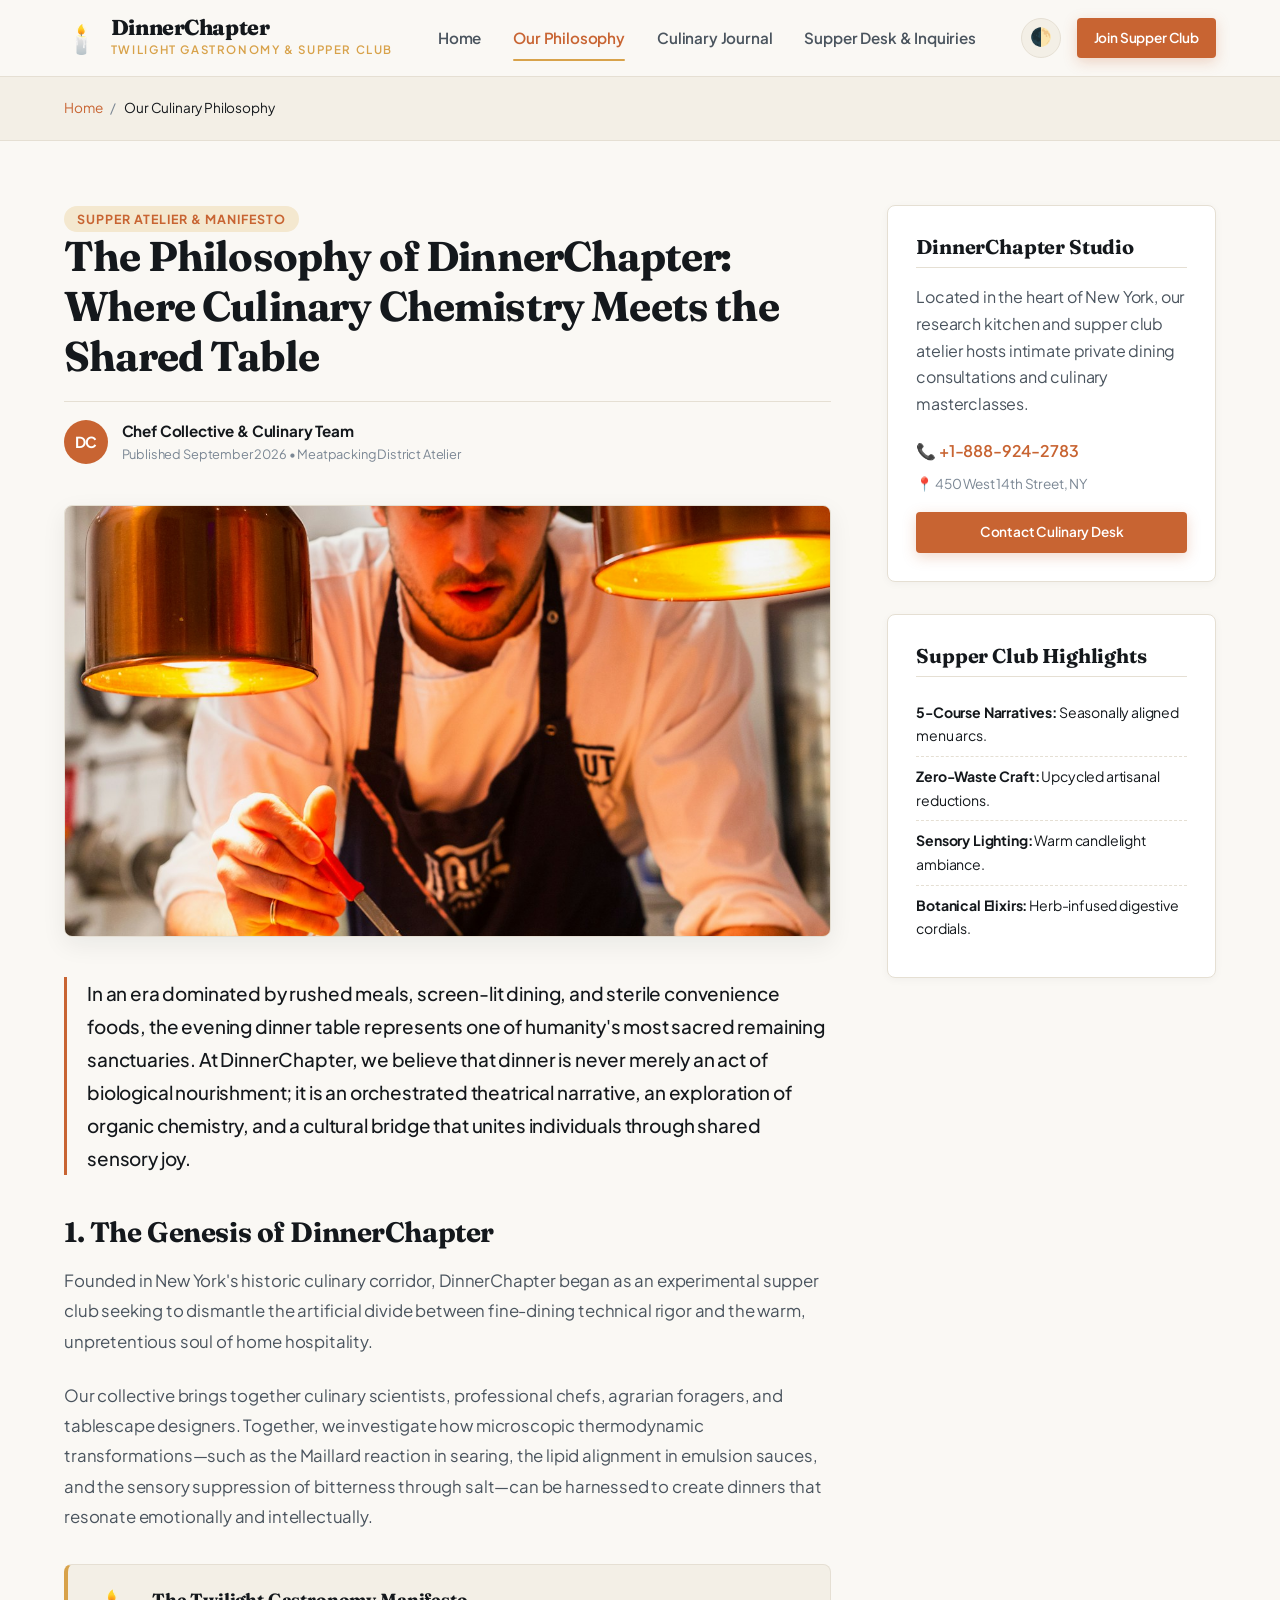
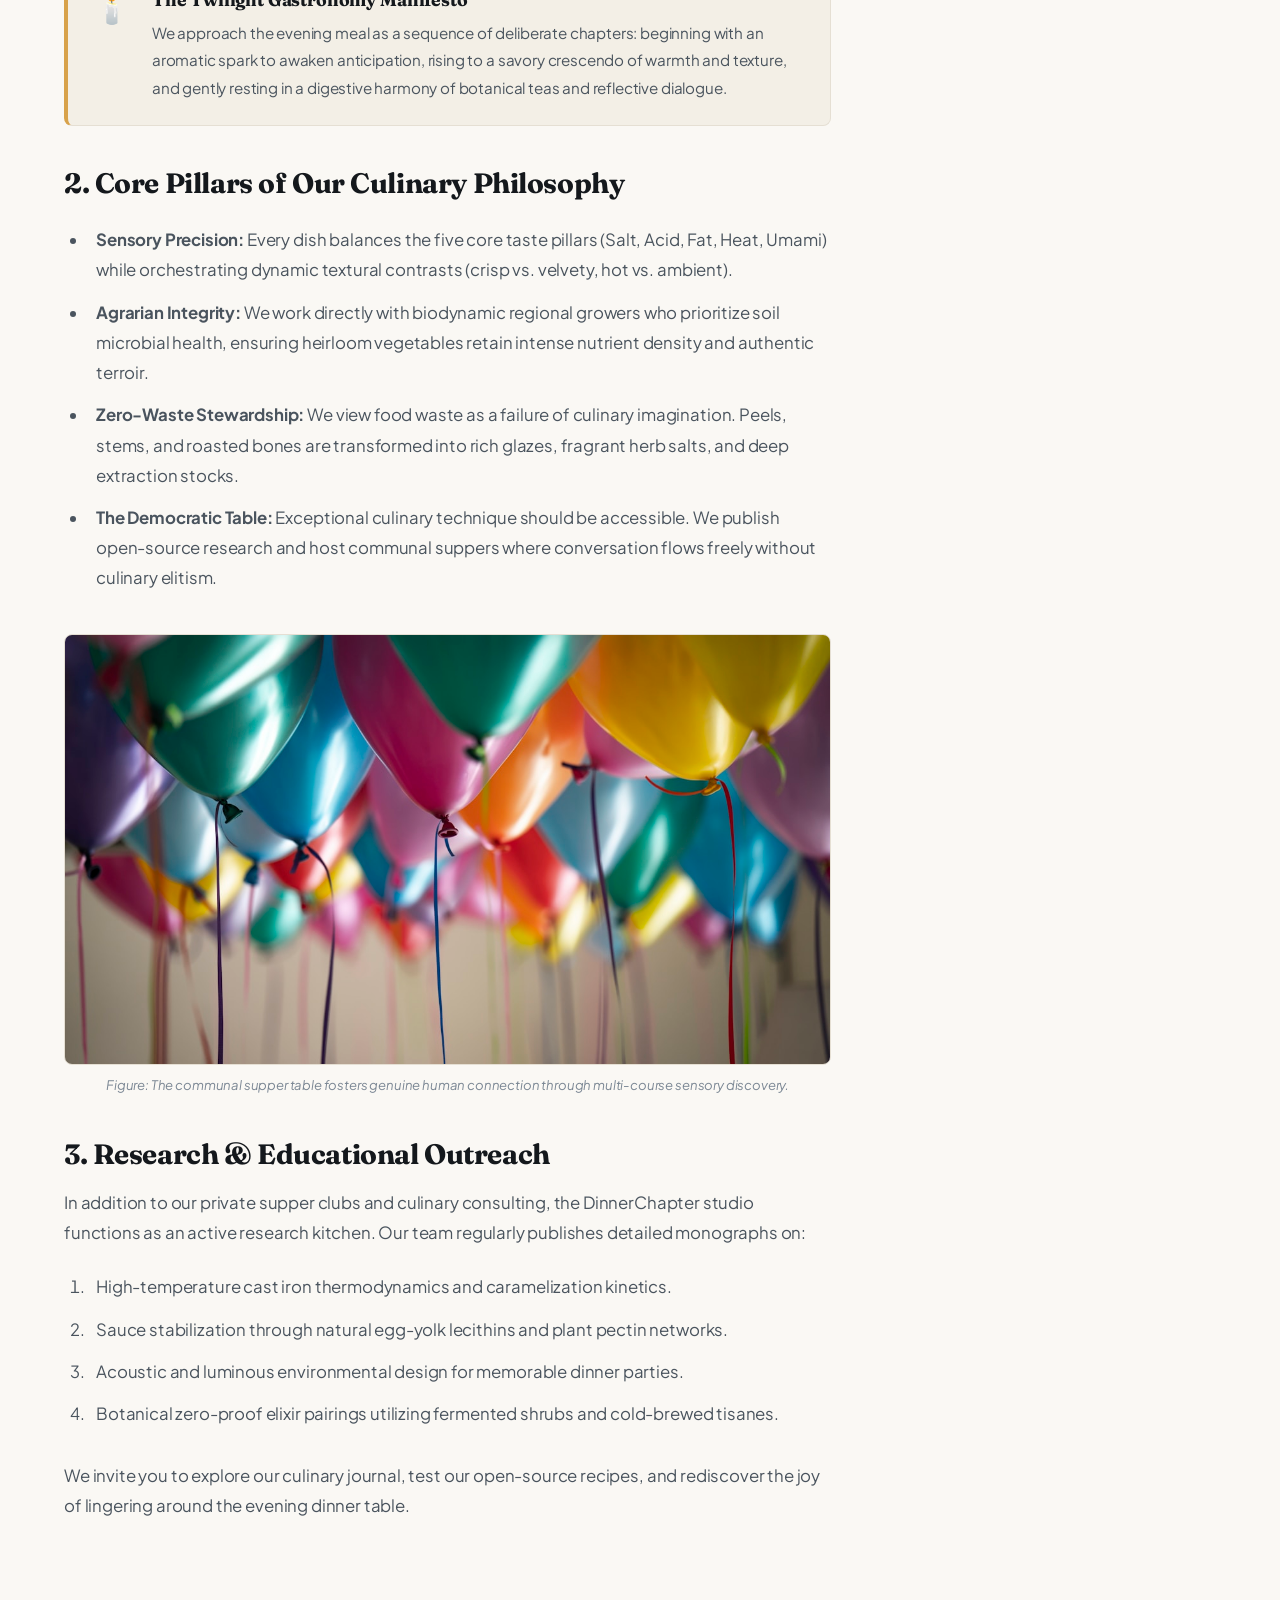
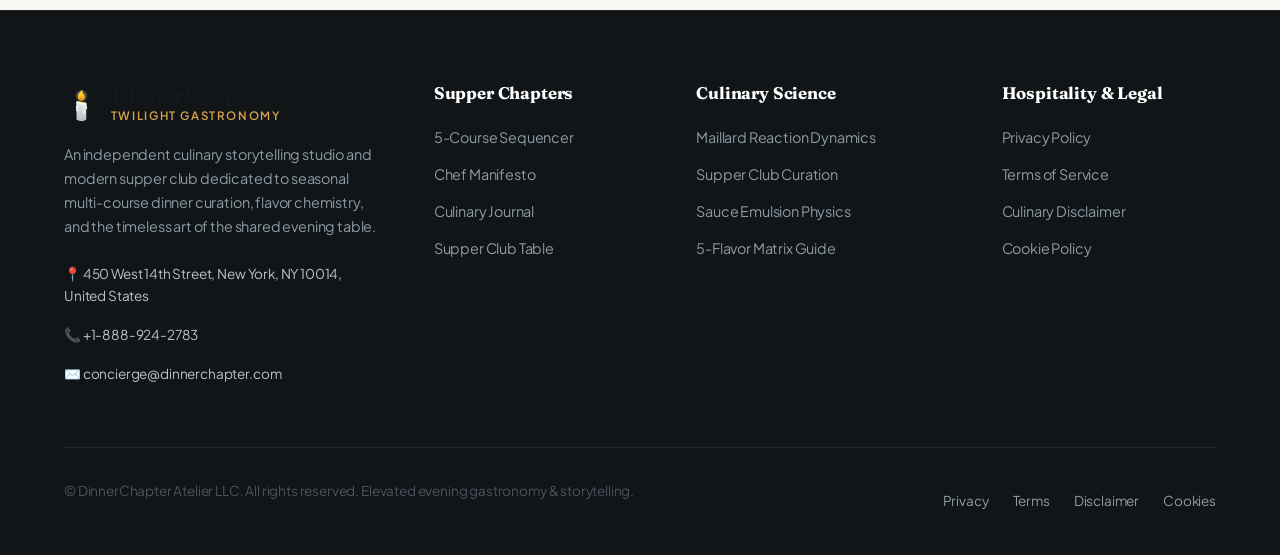
<file: about.html>
<!DOCTYPE html>
<html lang="en">
<head>
    <!-- Google Tag Manager / GA4 -->
    <script async src="https://www.googletagmanager.com/gtag/js?id=G-0LY0HY7L01"></script>
    <script>
      window.dataLayer = window.dataLayer || [];
      function gtag(){dataLayer.push(arguments);}
      gtag('js', new Date());
      gtag('config', 'G-0LY0HY7L01');
    </script>
    <meta charset="UTF-8">
    <meta name="viewport" content="width=device-width, initial-scale=1.0">
    <title>Our Culinary Philosophy & Supper Club Heritage | DinnerChapter</title>
    <meta name="description" content="Learn about the culinary storytelling mission, chef collective, and zero-waste kitchen practices of DinnerChapter.">
    <link rel="stylesheet" href="style.css">
    <link rel="preconnect" href="https://fonts.googleapis.com">
    <link rel="preconnect" href="https://fonts.gstatic.com" crossorigin>
    <link href="https://fonts.googleapis.com/css2?family=Fraunces:ital,opsz,wght@0,9..144,400;0,9..144,600;0,9..144,700;0,9..144,800;1,9..144,400&family=Plus+Jakarta+Sans:ital,wght@0,300;0,400;0,500;0,600;0,700;0,800;1,400;1,600&display=swap" rel="stylesheet">
</head>
<body data-theme="light">
    <div class="reading-progress-bar" id="readingProgress"></div>

    <!-- Header -->
    <header class="site-header">
        <div class="container header-container">
            <a href="index.html" class="brand-logo">
                <span class="brand-crest">🕯️</span>
                <div class="brand-text">
                    <span class="brand-name">DinnerChapter</span>
                    <span class="brand-sub">Twilight Gastronomy & Supper Club</span>
                </div>
            </a>
            <nav class="desktop-nav">
                <a href="index.html" class="nav-link ">Home</a>
                <a href="about.html" class="nav-link active">Our Philosophy</a>
                <a href="blog.html" class="nav-link ">Culinary Journal</a>
                <a href="contact.html" class="nav-link ">Supper Desk & Inquiries</a>
            </nav>
            <div class="header-actions">
                <button class="theme-toggle-btn" id="themeToggle" aria-label="Toggle Theme">
                    <span class="theme-icon">🌓</span>
                </button>
                <a href="contact.html" class="btn btn-primary btn-sm">Join Supper Club</a>
                <button class="mobile-menu-btn" id="menuToggle" aria-label="Open Navigation Menu">
                    <span></span><span></span><span></span>
                </button>
            </div>
        </div>
    </header>

    <div class="mobile-drawer" id="mobileDrawer">
        <div class="mobile-drawer-header">
            <span class="brand-name">DinnerChapter</span>
            <button class="mobile-drawer-close" id="drawerClose">&times;</button>
        </div>
        <nav class="mobile-nav-list">
            <a href="index.html" class="mobile-nav-link ">Home</a>
            <a href="about.html" class="mobile-nav-link active">Our Philosophy</a>
            <a href="blog.html" class="mobile-nav-link ">Culinary Journal</a>
            <a href="contact.html" class="mobile-nav-link ">Supper Desk & Inquiries</a>
        </nav>
    </div>

    <main class="page-main-wrap">

    <!-- Breadcrumbs -->
    <div class="breadcrumb-container">
        <div class="container">
            <ul class="breadcrumbs">
                <li><a href="index.html">Home</a></li>
                <li class="active">Our Culinary Philosophy</li>
            </ul>
        </div>
    </div>

    <section class="article-main-container">
        <div class="container article-layout">
            <div class="article-content-column">
                <header class="article-header">
                    <span class="article-category-badge">Supper Atelier & Manifesto</span>
                    <h1 class="article-title">The Philosophy of DinnerChapter: Where Culinary Chemistry Meets the Shared Table</h1>
                    <div class="article-byline">
                        <div class="author-avatar-badge">DC</div>
                        <div class="byline-info">
                            <span class="author-name">Chef Collective & Culinary Team</span>
                            <span class="publish-date">Published September 2026 &bull; Meatpacking District Atelier</span>
                        </div>
                    </div>
                </header>

                <div class="article-hero-image-wrap">
                    <img src="images/chef-plating-culinary-art.jpg" alt="Executive chef meticulously plating an artisanal dinner course">
                </div>

                <div class="article-body-content">
                    <p class="lead-paragraph">
                        In an era dominated by rushed meals, screen-lit dining, and sterile convenience foods, the evening dinner table represents one of humanity's most sacred remaining sanctuaries. At DinnerChapter, we believe that dinner is never merely an act of biological nourishment; it is an orchestrated theatrical narrative, an exploration of organic chemistry, and a cultural bridge that unites individuals through shared sensory joy.
                    </p>

                    <h2>1. The Genesis of DinnerChapter</h2>
                    <p>
                        Founded in New York's historic culinary corridor, DinnerChapter began as an experimental supper club seeking to dismantle the artificial divide between fine-dining technical rigor and the warm, unpretentious soul of home hospitality.
                    </p>
                    <p>
                        Our collective brings together culinary scientists, professional chefs, agrarian foragers, and tablescape designers. Together, we investigate how microscopic thermodynamic transformations—such as the Maillard reaction in searing, the lipid alignment in emulsion sauces, and the sensory suppression of bitterness through salt—can be harnessed to create dinners that resonate emotionally and intellectually.
                    </p>

                    <div class="scholarly-callout">
                        <div class="callout-icon">🕯️</div>
                        <div class="callout-body">
                            <h4>The Twilight Gastronomy Manifesto</h4>
                            <p>
                                We approach the evening meal as a sequence of deliberate chapters: beginning with an aromatic spark to awaken anticipation, rising to a savory crescendo of warmth and texture, and gently resting in a digestive harmony of botanical teas and reflective dialogue.
                            </p>
                        </div>
                    </div>

                    <h2>2. Core Pillars of Our Culinary Philosophy</h2>
                    <ul class="academic-checklist">
                        <li><strong>Sensory Precision:</strong> Every dish balances the five core taste pillars (Salt, Acid, Fat, Heat, Umami) while orchestrating dynamic textural contrasts (crisp vs. velvety, hot vs. ambient).</li>
                        <li><strong>Agrarian Integrity:</strong> We work directly with biodynamic regional growers who prioritize soil microbial health, ensuring heirloom vegetables retain intense nutrient density and authentic terroir.</li>
                        <li><strong>Zero-Waste Stewardship:</strong> We view food waste as a failure of culinary imagination. Peels, stems, and roasted bones are transformed into rich glazes, fragrant herb salts, and deep extraction stocks.</li>
                        <li><strong>The Democratic Table:</strong> Exceptional culinary technique should be accessible. We publish open-source research and host communal suppers where conversation flows freely without culinary elitism.</li>
                    </ul>

                    <div class="article-inner-image">
                        <img src="images/candlelight-supper-club-table.jpg" alt="Communal candlelight supper club table setting">
                        <span class="image-caption">Figure: The communal supper table fosters genuine human connection through multi-course sensory discovery.</span>
                    </div>

                    <h2>3. Research & Educational Outreach</h2>
                    <p>
                        In addition to our private supper clubs and culinary consulting, the DinnerChapter studio functions as an active research kitchen. Our team regularly publishes detailed monographs on:
                    </p>
                    <ol class="academic-ordered-list">
                        <li>High-temperature cast iron thermodynamics and caramelization kinetics.</li>
                        <li>Sauce stabilization through natural egg-yolk lecithins and plant pectin networks.</li>
                        <li>Acoustic and luminous environmental design for memorable dinner parties.</li>
                        <li>Botanical zero-proof elixir pairings utilizing fermented shrubs and cold-brewed tisanes.</li>
                    </ol>

                    <p>
                        We invite you to explore our culinary journal, test our open-source recipes, and rediscover the joy of lingering around the evening dinner table.
                    </p>
                </div>
            </div>

            <aside class="article-sidebar">
                <div class="sidebar-widget">
                    <h3>DinnerChapter Studio</h3>
                    <p>Located in the heart of New York, our research kitchen and supper club atelier hosts intimate private dining consultations and culinary masterclasses.</p>
                    <p style="font-weight: 600; color: var(--brand-primary); margin-bottom: 0.5rem;">📞 +1-888-924-2783</p>
                    <p style="font-size: 0.85rem; color: var(--text-muted); margin-bottom: 1rem;">📍 450 West 14th Street, NY</p>
                    <a href="contact.html" class="btn btn-primary btn-sm" style="width: 100%;">Contact Culinary Desk</a>
                </div>

                <div class="sidebar-widget">
                    <h3>Supper Club Highlights</h3>
                    <ul class="sidebar-checklist">
                        <li><strong>5-Course Narratives:</strong> Seasonally aligned menu arcs.</li>
                        <li><strong>Zero-Waste Craft:</strong> Upcycled artisanal reductions.</li>
                        <li><strong>Sensory Lighting:</strong> Warm candlelight ambiance.</li>
                        <li><strong>Botanical Elixirs:</strong> Herb-infused digestive cordials.</li>
                    </ul>
                </div>
            </aside>
        </div>
    </section>
    
    </main>

    <!-- Footer -->
    <footer class="site-footer">
        <div class="container">
            <div class="footer-top">
                <div class="footer-brand-col">
                    <div class="brand-logo">
                        <span class="brand-crest">🕯️</span>
                        <div class="brand-text">
                            <span class="brand-name">DinnerChapter</span>
                            <span class="brand-sub">Twilight Gastronomy</span>
                        </div>
                    </div>
                    <p>An independent culinary storytelling studio and modern supper club dedicated to seasonal multi-course dinner curation, flavor chemistry, and the timeless art of the shared evening table.</p>
                    <div class="footer-coordinates">
                        <p>📍 450 West 14th Street, New York, NY 10014, United States</p>
                        <p>📞 +1-888-924-2783</p>
                        <p>✉️ concierge@dinnerchapter.com</p>
                    </div>
                </div>
                <div class="footer-nav-col">
                    <h4>Supper Chapters</h4>
                    <ul>
                        <li><a href="index.html">5-Course Sequencer</a></li>
                        <li><a href="about.html">Chef Manifesto</a></li>
                        <li><a href="blog.html">Culinary Journal</a></li>
                        <li><a href="contact.html">Supper Club Table</a></li>
                    </ul>
                </div>
                <div class="footer-nav-col">
                    <h4>Culinary Science</h4>
                    <ul>
                        <li><a href="blog/the-science-of-the-maillard-reaction-protein-pyrolysis-flavor-compounds-and-steak-searing-mechanics.html">Maillard Reaction Dynamics</a></li>
                        <li><a href="blog/the-art-of-the-modern-supper-club-curating-multi-course-narratives-tablescape-design-and-guest-dynamics.html">Supper Club Curation</a></li>
                        <li><a href="blog/emulsion-chemistry-in-evening-sauces-hollandaise-beurre-blanc-and-velvety-reductions-demystified.html">Sauce Emulsion Physics</a></li>
                        <li><a href="blog/balancing-the-five-flavor-profiles-salt-acid-fat-heat-and-umami-in-complex-dinner-orchestration.html">5-Flavor Matrix Guide</a></li>
                    </ul>
                </div>
                <div class="footer-nav-col">
                    <h4>Hospitality & Legal</h4>
                    <ul>
                        <li><a href="privacy.html">Privacy Policy</a></li>
                        <li><a href="terms.html">Terms of Service</a></li>
                        <li><a href="disclaimer.html">Culinary Disclaimer</a></li>
                        <li><a href="cookies.html">Cookie Policy</a></li>
                    </ul>
                </div>
            </div>
            <div class="footer-bottom">
                <p>&copy; <?php echo date('Y'); ?> DinnerChapter Atelier LLC. All rights reserved. Elevated evening gastronomy & storytelling.</p>
                <div class="footer-legal-links">
                    <a href="privacy.html">Privacy</a>
                    <a href="terms.html">Terms</a>
                    <a href="disclaimer.html">Disclaimer</a>
                    <a href="cookies.html">Cookies</a>
                </div>
            </div>
        </div>
    </footer>

    <script src="script.js"></script>
</body>
</html>
</file>
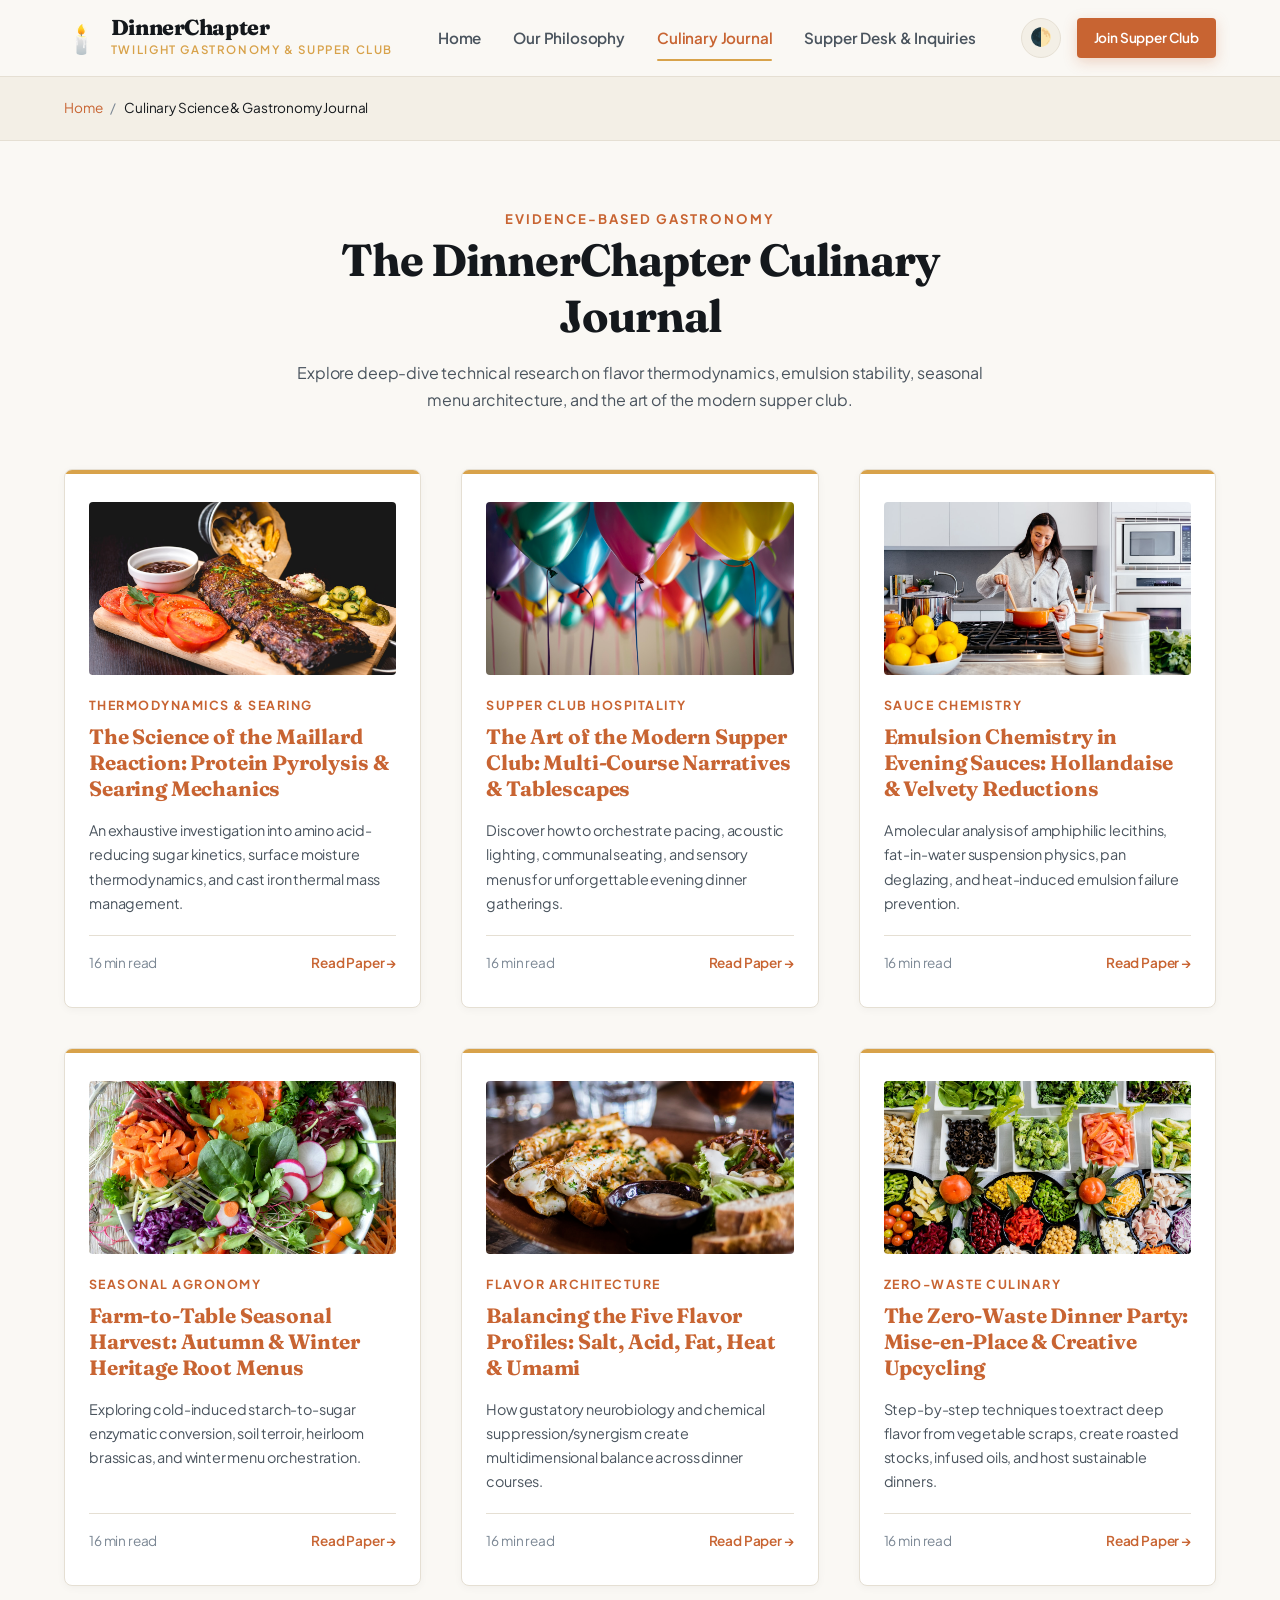
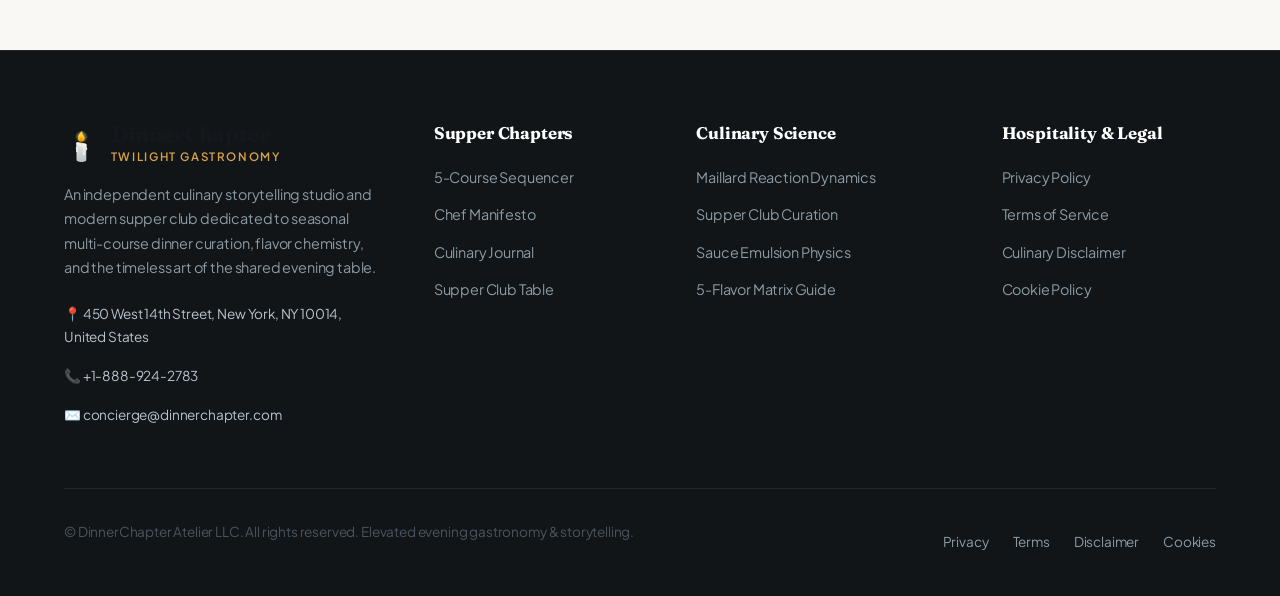
<file: blog.html>
<!DOCTYPE html>
<html lang="en">
<head>
    <!-- Google Tag Manager / GA4 -->
    <script async src="https://www.googletagmanager.com/gtag/js?id=G-0LY0HY7L01"></script>
    <script>
      window.dataLayer = window.dataLayer || [];
      function gtag(){dataLayer.push(arguments);}
      gtag('js', new Date());
      gtag('config', 'G-0LY0HY7L01');
    </script>
    <meta charset="UTF-8">
    <meta name="viewport" content="width=device-width, initial-scale=1.0">
    <title>Culinary Science & Gastronomy Journal | DinnerChapter</title>
    <meta name="description" content="Read peer-reviewed culinary articles on Maillard reactions, sauce emulsion chemistry, supper club curation, and flavor balancing.">
    <link rel="stylesheet" href="style.css">
    <link rel="preconnect" href="https://fonts.googleapis.com">
    <link rel="preconnect" href="https://fonts.gstatic.com" crossorigin>
    <link href="https://fonts.googleapis.com/css2?family=Fraunces:ital,opsz,wght@0,9..144,400;0,9..144,600;0,9..144,700;0,9..144,800;1,9..144,400&family=Plus+Jakarta+Sans:ital,wght@0,300;0,400;0,500;0,600;0,700;0,800;1,400;1,600&display=swap" rel="stylesheet">
</head>
<body data-theme="light">
    <div class="reading-progress-bar" id="readingProgress"></div>

    <!-- Header -->
    <header class="site-header">
        <div class="container header-container">
            <a href="index.html" class="brand-logo">
                <span class="brand-crest">🕯️</span>
                <div class="brand-text">
                    <span class="brand-name">DinnerChapter</span>
                    <span class="brand-sub">Twilight Gastronomy & Supper Club</span>
                </div>
            </a>
            <nav class="desktop-nav">
                <a href="index.html" class="nav-link ">Home</a>
                <a href="about.html" class="nav-link ">Our Philosophy</a>
                <a href="blog.html" class="nav-link active">Culinary Journal</a>
                <a href="contact.html" class="nav-link ">Supper Desk & Inquiries</a>
            </nav>
            <div class="header-actions">
                <button class="theme-toggle-btn" id="themeToggle" aria-label="Toggle Theme">
                    <span class="theme-icon">🌓</span>
                </button>
                <a href="contact.html" class="btn btn-primary btn-sm">Join Supper Club</a>
                <button class="mobile-menu-btn" id="menuToggle" aria-label="Open Navigation Menu">
                    <span></span><span></span><span></span>
                </button>
            </div>
        </div>
    </header>

    <div class="mobile-drawer" id="mobileDrawer">
        <div class="mobile-drawer-header">
            <span class="brand-name">DinnerChapter</span>
            <button class="mobile-drawer-close" id="drawerClose">&times;</button>
        </div>
        <nav class="mobile-nav-list">
            <a href="index.html" class="mobile-nav-link ">Home</a>
            <a href="about.html" class="mobile-nav-link ">Our Philosophy</a>
            <a href="blog.html" class="mobile-nav-link active">Culinary Journal</a>
            <a href="contact.html" class="mobile-nav-link ">Supper Desk & Inquiries</a>
        </nav>
    </div>

    <main class="page-main-wrap">

    <!-- Breadcrumbs -->
    <div class="breadcrumb-container">
        <div class="container">
            <ul class="breadcrumbs">
                <li><a href="index.html">Home</a></li>
                <li class="active">Culinary Science & Gastronomy Journal</li>
            </ul>
        </div>
    </div>

    <section class="article-main-container">
        <div class="container">
            <div class="section-header-center">
                <span class="section-subtitle">Evidence-Based Gastronomy</span>
                <h1 style="font-size: 2.8rem; margin-bottom: 1rem;">The DinnerChapter Culinary Journal</h1>
                <p>Explore deep-dive technical research on flavor thermodynamics, emulsion stability, seasonal menu architecture, and the art of the modern supper club.</p>
            </div>

            <!-- Articles Grid -->
            <div class="season-grid" style="grid-template-columns: repeat(auto-fit, minmax(340px, 1fr)); gap: 2.5rem; margin-top: 3rem;">
                
                <!-- Article 1 -->
                <div class="season-card" style="display: flex; flex-direction: column; justify-content: space-between;">
                    <div>
                        <img src="images/gourmet-seared-steak-dinner.jpg" alt="Pan seared steak with rich caramelized crust" style="border-radius: var(--radius-sm); width: 100%; aspect-ratio: 16/9; object-fit: cover; margin-bottom: 1.25rem;">
                        <span class="season-badge">Thermodynamics & Searing</span>
                        <h4><a href="blog/the-science-of-the-maillard-reaction-protein-pyrolysis-flavor-compounds-and-steak-searing-mechanics.html">The Science of the Maillard Reaction: Protein Pyrolysis & Searing Mechanics</a></h4>
                        <p style="font-size: 0.9rem; color: var(--text-secondary); margin-bottom: 1.25rem;">
                            An exhaustive investigation into amino acid-reducing sugar kinetics, surface moisture thermodynamics, and cast iron thermal mass management.
                        </p>
                    </div>
                    <div style="display: flex; justify-content: space-between; align-items: center; border-top: 1px solid var(--border-color); padding-top: 1rem; font-size: 0.85rem; color: var(--text-muted);">
                        <span>16 min read</span>
                        <a href="blog/the-science-of-the-maillard-reaction-protein-pyrolysis-flavor-compounds-and-steak-searing-mechanics.html" style="font-weight: 600;">Read Paper &rarr;</a>
                    </div>
                </div>

                <!-- Article 2 -->
                <div class="season-card" style="display: flex; flex-direction: column; justify-content: space-between;">
                    <div>
                        <img src="images/candlelight-supper-club-table.jpg" alt="Candlelit supper club dining room" style="border-radius: var(--radius-sm); width: 100%; aspect-ratio: 16/9; object-fit: cover; margin-bottom: 1.25rem;">
                        <span class="season-badge">Supper Club Hospitality</span>
                        <h4><a href="blog/the-art-of-the-modern-supper-club-curating-multi-course-narratives-tablescape-design-and-guest-dynamics.html">The Art of the Modern Supper Club: Multi-Course Narratives & Tablescapes</a></h4>
                        <p style="font-size: 0.9rem; color: var(--text-secondary); margin-bottom: 1.25rem;">
                            Discover how to orchestrate pacing, acoustic lighting, communal seating, and sensory menus for unforgettable evening dinner gatherings.
                        </p>
                    </div>
                    <div style="display: flex; justify-content: space-between; align-items: center; border-top: 1px solid var(--border-color); padding-top: 1rem; font-size: 0.85rem; color: var(--text-muted);">
                        <span>16 min read</span>
                        <a href="blog/the-art-of-the-modern-supper-club-curating-multi-course-narratives-tablescape-design-and-guest-dynamics.html" style="font-weight: 600;">Read Paper &rarr;</a>
                    </div>
                </div>

                <!-- Article 3 -->
                <div class="season-card" style="display: flex; flex-direction: column; justify-content: space-between;">
                    <div>
                        <img src="images/culinary-sauce-reduction-pan.jpg" alt="Chef reducing velvety pan sauce in copper sauteuse" style="border-radius: var(--radius-sm); width: 100%; aspect-ratio: 16/9; object-fit: cover; margin-bottom: 1.25rem;">
                        <span class="season-badge">Sauce Chemistry</span>
                        <h4><a href="blog/emulsion-chemistry-in-evening-sauces-hollandaise-beurre-blanc-and-velvety-reductions-demystified.html">Emulsion Chemistry in Evening Sauces: Hollandaise & Velvety Reductions</a></h4>
                        <p style="font-size: 0.9rem; color: var(--text-secondary); margin-bottom: 1.25rem;">
                            A molecular analysis of amphiphilic lecithins, fat-in-water suspension physics, pan deglazing, and heat-induced emulsion failure prevention.
                        </p>
                    </div>
                    <div style="display: flex; justify-content: space-between; align-items: center; border-top: 1px solid var(--border-color); padding-top: 1rem; font-size: 0.85rem; color: var(--text-muted);">
                        <span>16 min read</span>
                        <a href="blog/emulsion-chemistry-in-evening-sauces-hollandaise-beurre-blanc-and-velvety-reductions-demystified.html" style="font-weight: 600;">Read Paper &rarr;</a>
                    </div>
                </div>

                <!-- Article 4 -->
                <div class="season-card" style="display: flex; flex-direction: column; justify-content: space-between;">
                    <div>
                        <img src="images/farm-to-table-roasted-vegetables.jpg" alt="Roasted heirloom root crops and seasonal herbs" style="border-radius: var(--radius-sm); width: 100%; aspect-ratio: 16/9; object-fit: cover; margin-bottom: 1.25rem;">
                        <span class="season-badge">Seasonal Agronomy</span>
                        <h4><a href="blog/farm-to-table-seasonal-harvest-designing-autumn-and-winter-dinner-menus-with-heritage-root-crops.html">Farm-to-Table Seasonal Harvest: Autumn & Winter Heritage Root Menus</a></h4>
                        <p style="font-size: 0.9rem; color: var(--text-secondary); margin-bottom: 1.25rem;">
                            Exploring cold-induced starch-to-sugar enzymatic conversion, soil terroir, heirloom brassicas, and winter menu orchestration.
                        </p>
                    </div>
                    <div style="display: flex; justify-content: space-between; align-items: center; border-top: 1px solid var(--border-color); padding-top: 1rem; font-size: 0.85rem; color: var(--text-muted);">
                        <span>16 min read</span>
                        <a href="blog/farm-to-table-seasonal-harvest-designing-autumn-and-winter-dinner-menus-with-heritage-root-crops.html" style="font-weight: 600;">Read Paper &rarr;</a>
                    </div>
                </div>

                <!-- Article 5 -->
                <div class="season-card" style="display: flex; flex-direction: column; justify-content: space-between;">
                    <div>
                        <img src="images/fresh-herbs-olive-oil-garnish.jpg" alt="Fresh herbs, olive oil, and culinary seasoning elements" style="border-radius: var(--radius-sm); width: 100%; aspect-ratio: 16/9; object-fit: cover; margin-bottom: 1.25rem;">
                        <span class="season-badge">Flavor Architecture</span>
                        <h4><a href="blog/balancing-the-five-flavor-profiles-salt-acid-fat-heat-and-umami-in-complex-dinner-orchestration.html">Balancing the Five Flavor Profiles: Salt, Acid, Fat, Heat & Umami</a></h4>
                        <p style="font-size: 0.9rem; color: var(--text-secondary); margin-bottom: 1.25rem;">
                            How gustatory neurobiology and chemical suppression/synergism create multidimensional balance across dinner courses.
                        </p>
                    </div>
                    <div style="display: flex; justify-content: space-between; align-items: center; border-top: 1px solid var(--border-color); padding-top: 1rem; font-size: 0.85rem; color: var(--text-muted);">
                        <span>16 min read</span>
                        <a href="blog/balancing-the-five-flavor-profiles-salt-acid-fat-heat-and-umami-in-complex-dinner-orchestration.html" style="font-weight: 600;">Read Paper &rarr;</a>
                    </div>
                </div>

                <!-- Article 6 -->
                <div class="season-card" style="display: flex; flex-direction: column; justify-content: space-between;">
                    <div>
                        <img src="images/kitchen-mise-en-place-harvest.jpg" alt="Chef preparing fresh ingredients with zero waste mise en place" style="border-radius: var(--radius-sm); width: 100%; aspect-ratio: 16/9; object-fit: cover; margin-bottom: 1.25rem;">
                        <span class="season-badge">Zero-Waste Culinary</span>
                        <h4><a href="blog/the-zero-waste-dinner-party-mise-en-place-vegetable-stock-reductions-and-creative-culinary-upcycling.html">The Zero-Waste Dinner Party: Mise-en-Place & Creative Upcycling</a></h4>
                        <p style="font-size: 0.9rem; color: var(--text-secondary); margin-bottom: 1.25rem;">
                            Step-by-step techniques to extract deep flavor from vegetable scraps, create roasted stocks, infused oils, and host sustainable dinners.
                        </p>
                    </div>
                    <div style="display: flex; justify-content: space-between; align-items: center; border-top: 1px solid var(--border-color); padding-top: 1rem; font-size: 0.85rem; color: var(--text-muted);">
                        <span>16 min read</span>
                        <a href="blog/the-zero-waste-dinner-party-mise-en-place-vegetable-stock-reductions-and-creative-culinary-upcycling.html" style="font-weight: 600;">Read Paper &rarr;</a>
                    </div>
                </div>

            </div>
        </div>
    </section>
    
    </main>

    <!-- Footer -->
    <footer class="site-footer">
        <div class="container">
            <div class="footer-top">
                <div class="footer-brand-col">
                    <div class="brand-logo">
                        <span class="brand-crest">🕯️</span>
                        <div class="brand-text">
                            <span class="brand-name">DinnerChapter</span>
                            <span class="brand-sub">Twilight Gastronomy</span>
                        </div>
                    </div>
                    <p>An independent culinary storytelling studio and modern supper club dedicated to seasonal multi-course dinner curation, flavor chemistry, and the timeless art of the shared evening table.</p>
                    <div class="footer-coordinates">
                        <p>📍 450 West 14th Street, New York, NY 10014, United States</p>
                        <p>📞 +1-888-924-2783</p>
                        <p>✉️ concierge@dinnerchapter.com</p>
                    </div>
                </div>
                <div class="footer-nav-col">
                    <h4>Supper Chapters</h4>
                    <ul>
                        <li><a href="index.html">5-Course Sequencer</a></li>
                        <li><a href="about.html">Chef Manifesto</a></li>
                        <li><a href="blog.html">Culinary Journal</a></li>
                        <li><a href="contact.html">Supper Club Table</a></li>
                    </ul>
                </div>
                <div class="footer-nav-col">
                    <h4>Culinary Science</h4>
                    <ul>
                        <li><a href="blog/the-science-of-the-maillard-reaction-protein-pyrolysis-flavor-compounds-and-steak-searing-mechanics.html">Maillard Reaction Dynamics</a></li>
                        <li><a href="blog/the-art-of-the-modern-supper-club-curating-multi-course-narratives-tablescape-design-and-guest-dynamics.html">Supper Club Curation</a></li>
                        <li><a href="blog/emulsion-chemistry-in-evening-sauces-hollandaise-beurre-blanc-and-velvety-reductions-demystified.html">Sauce Emulsion Physics</a></li>
                        <li><a href="blog/balancing-the-five-flavor-profiles-salt-acid-fat-heat-and-umami-in-complex-dinner-orchestration.html">5-Flavor Matrix Guide</a></li>
                    </ul>
                </div>
                <div class="footer-nav-col">
                    <h4>Hospitality & Legal</h4>
                    <ul>
                        <li><a href="privacy.html">Privacy Policy</a></li>
                        <li><a href="terms.html">Terms of Service</a></li>
                        <li><a href="disclaimer.html">Culinary Disclaimer</a></li>
                        <li><a href="cookies.html">Cookie Policy</a></li>
                    </ul>
                </div>
            </div>
            <div class="footer-bottom">
                <p>&copy; <?php echo date('Y'); ?> DinnerChapter Atelier LLC. All rights reserved. Elevated evening gastronomy & storytelling.</p>
                <div class="footer-legal-links">
                    <a href="privacy.html">Privacy</a>
                    <a href="terms.html">Terms</a>
                    <a href="disclaimer.html">Disclaimer</a>
                    <a href="cookies.html">Cookies</a>
                </div>
            </div>
        </div>
    </footer>

    <script src="script.js"></script>
</body>
</html>
</file>
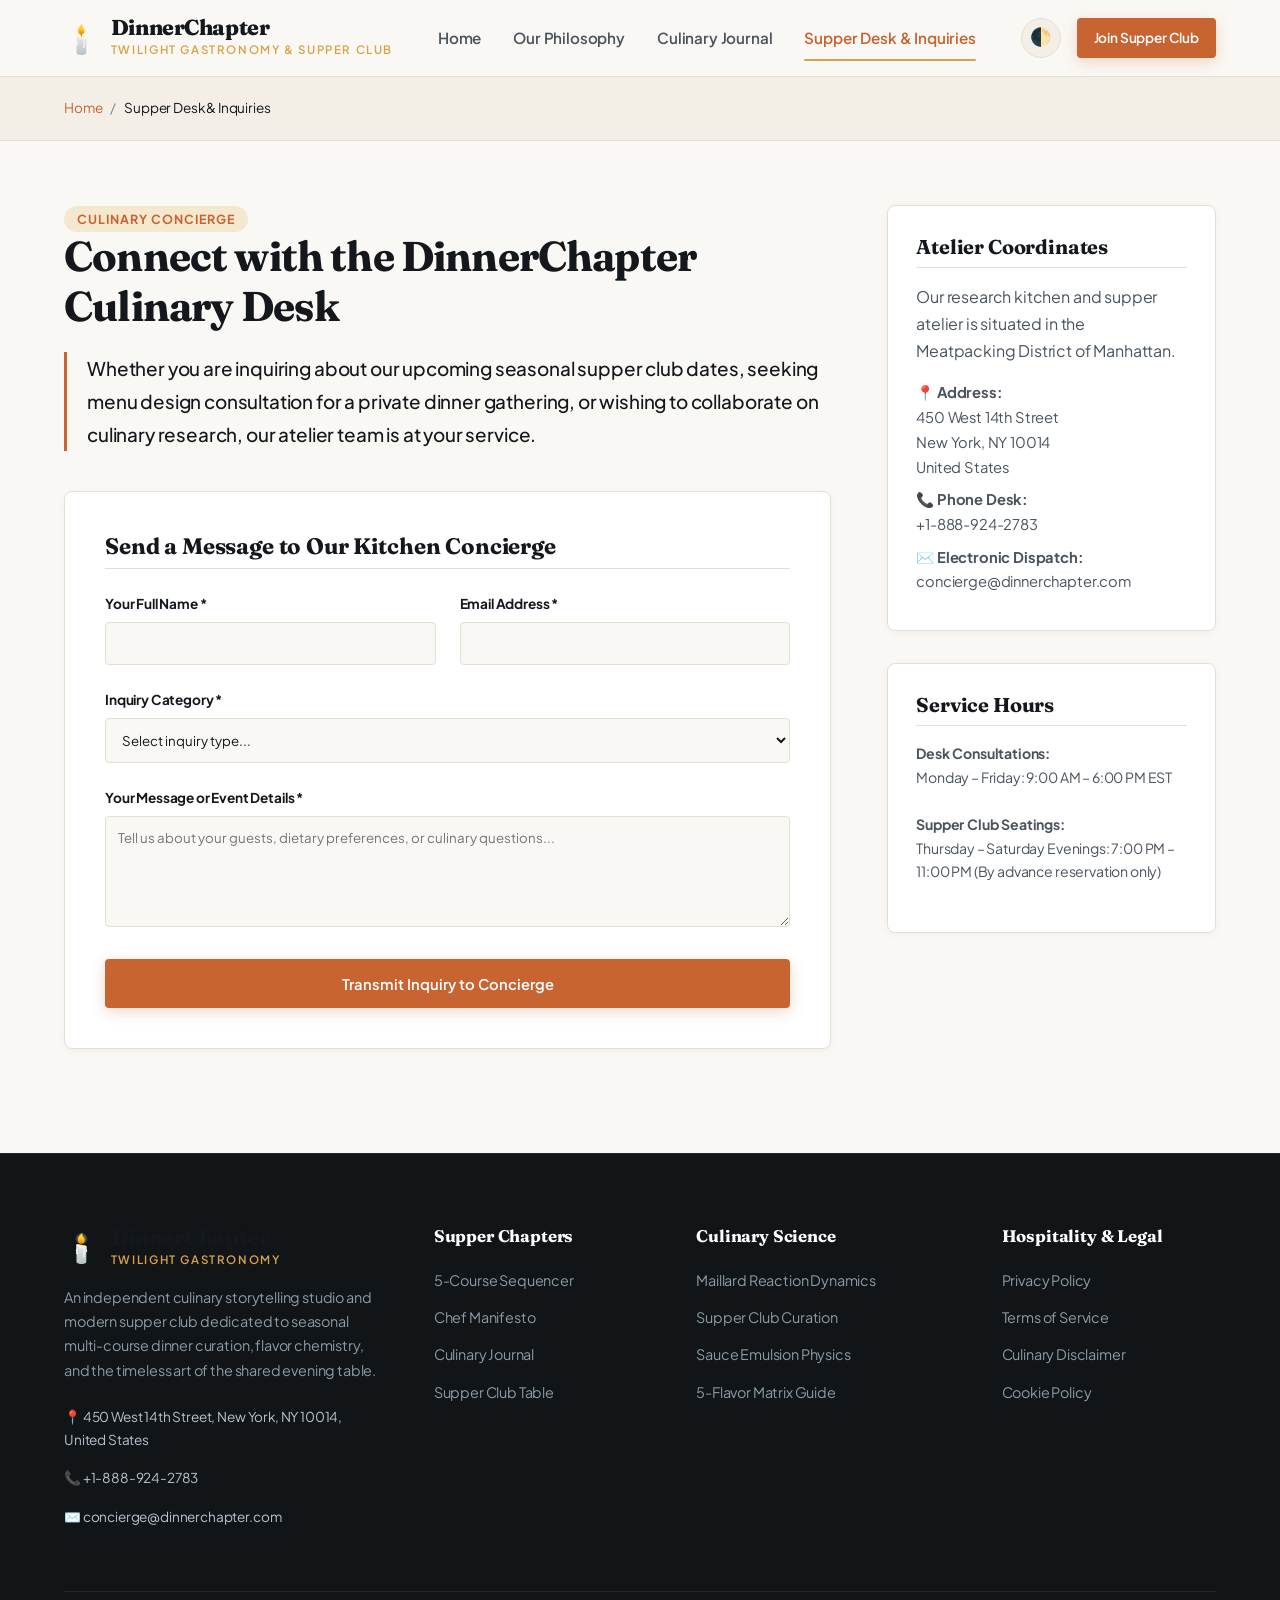
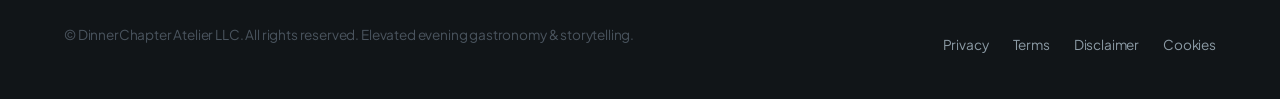
<file: contact.html>
<!DOCTYPE html>
<html lang="en">
<head>
    <!-- Google Tag Manager / GA4 -->
    <script async src="https://www.googletagmanager.com/gtag/js?id=G-0LY0HY7L01"></script>
    <script>
      window.dataLayer = window.dataLayer || [];
      function gtag(){dataLayer.push(arguments);}
      gtag('js', new Date());
      gtag('config', 'G-0LY0HY7L01');
    </script>
    <meta charset="UTF-8">
    <meta name="viewport" content="width=device-width, initial-scale=1.0">
    <title>Supper Desk & Culinary Consultation Inquiries | DinnerChapter</title>
    <meta name="description" content="Connect with the DinnerChapter culinary concierge for supper club reservations, menu design consultations, and press inquiries.">
    <link rel="stylesheet" href="style.css">
    <link rel="preconnect" href="https://fonts.googleapis.com">
    <link rel="preconnect" href="https://fonts.gstatic.com" crossorigin>
    <link href="https://fonts.googleapis.com/css2?family=Fraunces:ital,opsz,wght@0,9..144,400;0,9..144,600;0,9..144,700;0,9..144,800;1,9..144,400&family=Plus+Jakarta+Sans:ital,wght@0,300;0,400;0,500;0,600;0,700;0,800;1,400;1,600&display=swap" rel="stylesheet">
</head>
<body data-theme="light">
    <div class="reading-progress-bar" id="readingProgress"></div>

    <!-- Header -->
    <header class="site-header">
        <div class="container header-container">
            <a href="index.html" class="brand-logo">
                <span class="brand-crest">🕯️</span>
                <div class="brand-text">
                    <span class="brand-name">DinnerChapter</span>
                    <span class="brand-sub">Twilight Gastronomy & Supper Club</span>
                </div>
            </a>
            <nav class="desktop-nav">
                <a href="index.html" class="nav-link ">Home</a>
                <a href="about.html" class="nav-link ">Our Philosophy</a>
                <a href="blog.html" class="nav-link ">Culinary Journal</a>
                <a href="contact.html" class="nav-link active">Supper Desk & Inquiries</a>
            </nav>
            <div class="header-actions">
                <button class="theme-toggle-btn" id="themeToggle" aria-label="Toggle Theme">
                    <span class="theme-icon">🌓</span>
                </button>
                <a href="contact.html" class="btn btn-primary btn-sm">Join Supper Club</a>
                <button class="mobile-menu-btn" id="menuToggle" aria-label="Open Navigation Menu">
                    <span></span><span></span><span></span>
                </button>
            </div>
        </div>
    </header>

    <div class="mobile-drawer" id="mobileDrawer">
        <div class="mobile-drawer-header">
            <span class="brand-name">DinnerChapter</span>
            <button class="mobile-drawer-close" id="drawerClose">&times;</button>
        </div>
        <nav class="mobile-nav-list">
            <a href="index.html" class="mobile-nav-link ">Home</a>
            <a href="about.html" class="mobile-nav-link ">Our Philosophy</a>
            <a href="blog.html" class="mobile-nav-link ">Culinary Journal</a>
            <a href="contact.html" class="mobile-nav-link active">Supper Desk & Inquiries</a>
        </nav>
    </div>

    <main class="page-main-wrap">

    <!-- Breadcrumbs -->
    <div class="breadcrumb-container">
        <div class="container">
            <ul class="breadcrumbs">
                <li><a href="index.html">Home</a></li>
                <li class="active">Supper Desk & Inquiries</li>
            </ul>
        </div>
    </div>

    <section class="article-main-container">
        <div class="container article-layout">
            <div class="article-content-column">
                <header class="article-header">
                    <span class="article-category-badge">Culinary Concierge</span>
                    <h1 class="article-title">Connect with the DinnerChapter Culinary Desk</h1>
                    <p class="lead-paragraph">
                        Whether you are inquiring about our upcoming seasonal supper club dates, seeking menu design consultation for a private dinner gathering, or wishing to collaborate on culinary research, our atelier team is at your service.
                    </p>
                </header>

                <div class="sidebar-widget" style="padding: 2.5rem; margin-bottom: 2.5rem;">
                    <h3 style="margin-bottom: 1.5rem; font-size: 1.4rem;">Send a Message to Our Kitchen Concierge</h3>
                    <form onsubmit="event.preventDefault(); alert('Thank you for reaching out to DinnerChapter. Our culinary desk will respond within 24 hours.');">
                        <div style="display: grid; grid-template-columns: 1fr 1fr; gap: 1.5rem; margin-bottom: 1.5rem;">
                            <div>
                                <label style="display: block; font-size: 0.85rem; font-weight: 700; margin-bottom: 0.4rem; color: var(--text-primary);">Your Full Name *</label>
                                <input type="text" required style="width: 100%; padding: 0.75rem; border: 1px solid var(--border-color); border-radius: var(--radius-sm); background: var(--bg-main); color: var(--text-primary); font-family: var(--font-sans);">
                            </div>
                            <div>
                                <label style="display: block; font-size: 0.85rem; font-weight: 700; margin-bottom: 0.4rem; color: var(--text-primary);">Email Address *</label>
                                <input type="email" required style="width: 100%; padding: 0.75rem; border: 1px solid var(--border-color); border-radius: var(--radius-sm); background: var(--bg-main); color: var(--text-primary); font-family: var(--font-sans);">
                            </div>
                        </div>

                        <div style="margin-bottom: 1.5rem;">
                            <label style="display: block; font-size: 0.85rem; font-weight: 700; margin-bottom: 0.4rem; color: var(--text-primary);">Inquiry Category *</label>
                            <select required style="width: 100%; padding: 0.75rem; border: 1px solid var(--border-color); border-radius: var(--radius-sm); background: var(--bg-main); color: var(--text-primary); font-family: var(--font-sans);">
                                <option value="">Select inquiry type...</option>
                                <option value="supper-club">Seasonal Supper Club Seating</option>
                                <option value="private-dining">Private Dinner Party Menu Design</option>
                                <option value="culinary-consulting">Restaurant & Menu Consulting</option>
                                <option value="press">Press & Media Inquiries</option>
                            </select>
                        </div>

                        <div style="margin-bottom: 1.5rem;">
                            <label style="display: block; font-size: 0.85rem; font-weight: 700; margin-bottom: 0.4rem; color: var(--text-primary);">Your Message or Event Details *</label>
                            <textarea rows="5" required style="width: 100%; padding: 0.75rem; border: 1px solid var(--border-color); border-radius: var(--radius-sm); background: var(--bg-main); color: var(--text-primary); font-family: var(--font-sans);" placeholder="Tell us about your guests, dietary preferences, or culinary questions..."></textarea>
                        </div>

                        <button type="submit" class="btn btn-primary" style="width: 100%; padding: 0.9rem;">Transmit Inquiry to Concierge</button>
                    </form>
                </div>
            </div>

            <aside class="article-sidebar">
                <div class="sidebar-widget">
                    <h3>Atelier Coordinates</h3>
                    <p style="margin-bottom: 1rem;">Our research kitchen and supper atelier is situated in the Meatpacking District of Manhattan.</p>
                    <p style="font-size: 0.92rem; margin-bottom: 0.5rem;">📍 <strong>Address:</strong><br>450 West 14th Street<br>New York, NY 10014<br>United States</p>
                    <p style="font-size: 0.92rem; margin-bottom: 0.5rem;">📞 <strong>Phone Desk:</strong><br>+1-888-924-2783</p>
                    <p style="font-size: 0.92rem; margin-bottom: 0.5rem;">✉️ <strong>Electronic Dispatch:</strong><br>concierge@dinnerchapter.com</p>
                </div>

                <div class="sidebar-widget">
                    <h3>Service Hours</h3>
                    <p style="font-size: 0.88rem; color: var(--text-secondary);">
                        <strong>Desk Consultations:</strong><br>Monday &ndash; Friday: 9:00 AM &ndash; 6:00 PM EST<br><br>
                        <strong>Supper Club Seatings:</strong><br>Thursday &ndash; Saturday Evenings: 7:00 PM &ndash; 11:00 PM (By advance reservation only)
                    </p>
                </div>
            </aside>
        </div>
    </section>
    
    </main>

    <!-- Footer -->
    <footer class="site-footer">
        <div class="container">
            <div class="footer-top">
                <div class="footer-brand-col">
                    <div class="brand-logo">
                        <span class="brand-crest">🕯️</span>
                        <div class="brand-text">
                            <span class="brand-name">DinnerChapter</span>
                            <span class="brand-sub">Twilight Gastronomy</span>
                        </div>
                    </div>
                    <p>An independent culinary storytelling studio and modern supper club dedicated to seasonal multi-course dinner curation, flavor chemistry, and the timeless art of the shared evening table.</p>
                    <div class="footer-coordinates">
                        <p>📍 450 West 14th Street, New York, NY 10014, United States</p>
                        <p>📞 +1-888-924-2783</p>
                        <p>✉️ concierge@dinnerchapter.com</p>
                    </div>
                </div>
                <div class="footer-nav-col">
                    <h4>Supper Chapters</h4>
                    <ul>
                        <li><a href="index.html">5-Course Sequencer</a></li>
                        <li><a href="about.html">Chef Manifesto</a></li>
                        <li><a href="blog.html">Culinary Journal</a></li>
                        <li><a href="contact.html">Supper Club Table</a></li>
                    </ul>
                </div>
                <div class="footer-nav-col">
                    <h4>Culinary Science</h4>
                    <ul>
                        <li><a href="blog/the-science-of-the-maillard-reaction-protein-pyrolysis-flavor-compounds-and-steak-searing-mechanics.html">Maillard Reaction Dynamics</a></li>
                        <li><a href="blog/the-art-of-the-modern-supper-club-curating-multi-course-narratives-tablescape-design-and-guest-dynamics.html">Supper Club Curation</a></li>
                        <li><a href="blog/emulsion-chemistry-in-evening-sauces-hollandaise-beurre-blanc-and-velvety-reductions-demystified.html">Sauce Emulsion Physics</a></li>
                        <li><a href="blog/balancing-the-five-flavor-profiles-salt-acid-fat-heat-and-umami-in-complex-dinner-orchestration.html">5-Flavor Matrix Guide</a></li>
                    </ul>
                </div>
                <div class="footer-nav-col">
                    <h4>Hospitality & Legal</h4>
                    <ul>
                        <li><a href="privacy.html">Privacy Policy</a></li>
                        <li><a href="terms.html">Terms of Service</a></li>
                        <li><a href="disclaimer.html">Culinary Disclaimer</a></li>
                        <li><a href="cookies.html">Cookie Policy</a></li>
                    </ul>
                </div>
            </div>
            <div class="footer-bottom">
                <p>&copy; <?php echo date('Y'); ?> DinnerChapter Atelier LLC. All rights reserved. Elevated evening gastronomy & storytelling.</p>
                <div class="footer-legal-links">
                    <a href="privacy.html">Privacy</a>
                    <a href="terms.html">Terms</a>
                    <a href="disclaimer.html">Disclaimer</a>
                    <a href="cookies.html">Cookies</a>
                </div>
            </div>
        </div>
    </footer>

    <script src="script.js"></script>
</body>
</html>
</file>
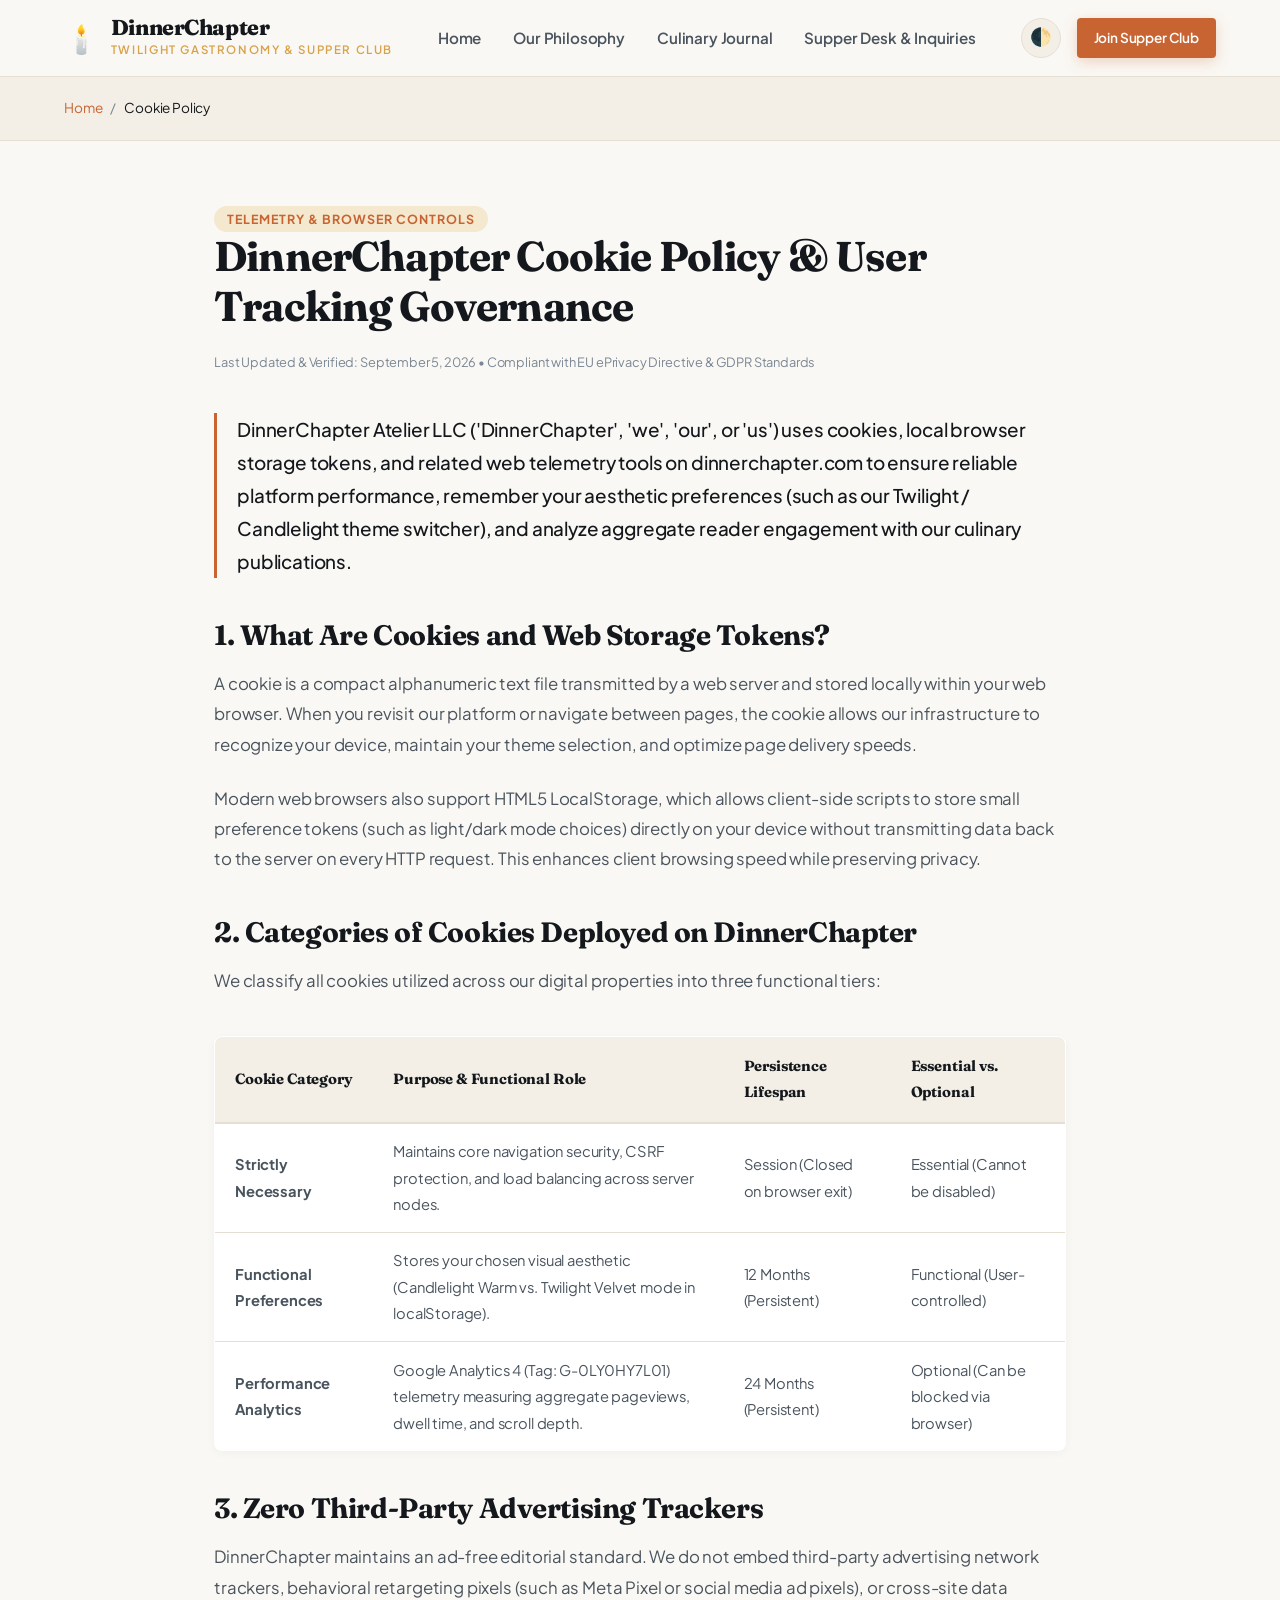
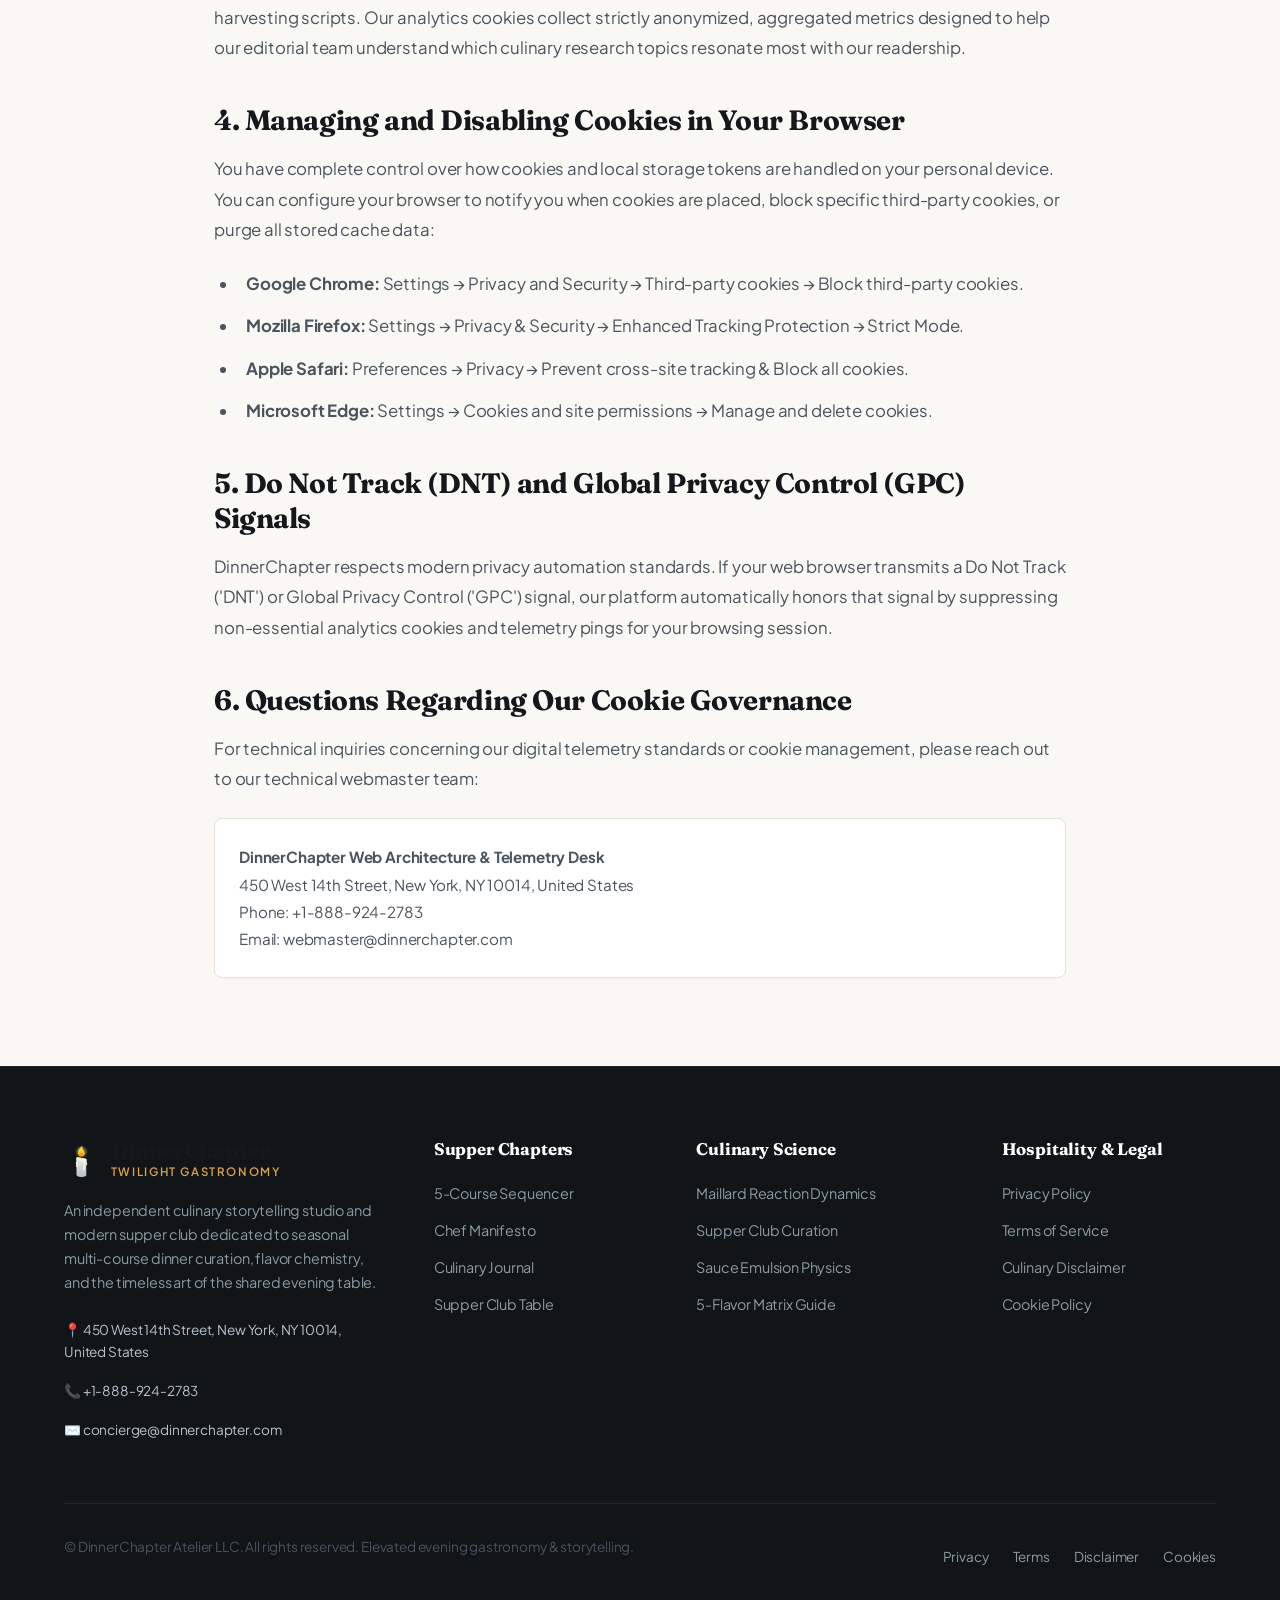
<file: cookies.html>
<!DOCTYPE html>
<html lang="en">
<head>
    <!-- Google Tag Manager / GA4 -->
    <script async src="https://www.googletagmanager.com/gtag/js?id=G-0LY0HY7L01"></script>
    <script>
      window.dataLayer = window.dataLayer || [];
      function gtag(){dataLayer.push(arguments);}
      gtag('js', new Date());
      gtag('config', 'G-0LY0HY7L01');
    </script>
    <meta charset="UTF-8">
    <meta name="viewport" content="width=device-width, initial-scale=1.0">
    <title>Cookie Policy & Telemetry Preferences | DinnerChapter</title>
    <meta name="description" content="Understand how cookies and local storage tokens operate on DinnerChapter and manage your browser preferences.">
    <link rel="stylesheet" href="style.css">
    <link rel="preconnect" href="https://fonts.googleapis.com">
    <link rel="preconnect" href="https://fonts.gstatic.com" crossorigin>
    <link href="https://fonts.googleapis.com/css2?family=Fraunces:ital,opsz,wght@0,9..144,400;0,9..144,600;0,9..144,700;0,9..144,800;1,9..144,400&family=Plus+Jakarta+Sans:ital,wght@0,300;0,400;0,500;0,600;0,700;0,800;1,400;1,600&display=swap" rel="stylesheet">
</head>
<body data-theme="light">
    <div class="reading-progress-bar" id="readingProgress"></div>

    <!-- Header -->
    <header class="site-header">
        <div class="container header-container">
            <a href="index.html" class="brand-logo">
                <span class="brand-crest">🕯️</span>
                <div class="brand-text">
                    <span class="brand-name">DinnerChapter</span>
                    <span class="brand-sub">Twilight Gastronomy & Supper Club</span>
                </div>
            </a>
            <nav class="desktop-nav">
                <a href="index.html" class="nav-link ">Home</a>
                <a href="about.html" class="nav-link ">Our Philosophy</a>
                <a href="blog.html" class="nav-link ">Culinary Journal</a>
                <a href="contact.html" class="nav-link ">Supper Desk & Inquiries</a>
            </nav>
            <div class="header-actions">
                <button class="theme-toggle-btn" id="themeToggle" aria-label="Toggle Theme">
                    <span class="theme-icon">🌓</span>
                </button>
                <a href="contact.html" class="btn btn-primary btn-sm">Join Supper Club</a>
                <button class="mobile-menu-btn" id="menuToggle" aria-label="Open Navigation Menu">
                    <span></span><span></span><span></span>
                </button>
            </div>
        </div>
    </header>

    <div class="mobile-drawer" id="mobileDrawer">
        <div class="mobile-drawer-header">
            <span class="brand-name">DinnerChapter</span>
            <button class="mobile-drawer-close" id="drawerClose">&times;</button>
        </div>
        <nav class="mobile-nav-list">
            <a href="index.html" class="mobile-nav-link ">Home</a>
            <a href="about.html" class="mobile-nav-link ">Our Philosophy</a>
            <a href="blog.html" class="mobile-nav-link ">Culinary Journal</a>
            <a href="contact.html" class="mobile-nav-link ">Supper Desk & Inquiries</a>
        </nav>
    </div>

    <main class="page-main-wrap">

    <div class="breadcrumb-container">
        <div class="container">
            <ul class="breadcrumbs">
                <li><a href="index.html">Home</a></li>
                <li class="active">Cookie Policy</li>
            </ul>
        </div>
    </div>

    <section class="article-main-container">
        <div class="container" style="max-width: 900px;">
            <header class="article-header">
                <span class="article-category-badge">Telemetry & Browser Controls</span>
                <h1 class="article-title">DinnerChapter Cookie Policy & User Tracking Governance</h1>
                <p class="publish-date">Last Updated & Verified: September 5, 2026 &bull; Compliant with EU ePrivacy Directive & GDPR Standards</p>
            </header>

            <div class="article-body-content">
                <p class="lead-paragraph">
                    DinnerChapter Atelier LLC ('DinnerChapter', 'we', 'our', or 'us') uses cookies, local browser storage tokens, and related web telemetry tools on dinnerchapter.com to ensure reliable platform performance, remember your aesthetic preferences (such as our Twilight / Candlelight theme switcher), and analyze aggregate reader engagement with our culinary publications.
                </p>

                <h2>1. What Are Cookies and Web Storage Tokens?</h2>
                <p>
                    A cookie is a compact alphanumeric text file transmitted by a web server and stored locally within your web browser. When you revisit our platform or navigate between pages, the cookie allows our infrastructure to recognize your device, maintain your theme selection, and optimize page delivery speeds.
                </p>
                <p>
                    Modern web browsers also support HTML5 LocalStorage, which allows client-side scripts to store small preference tokens (such as light/dark mode choices) directly on your device without transmitting data back to the server on every HTTP request. This enhances client browsing speed while preserving privacy.
                </p>

                <h2>2. Categories of Cookies Deployed on DinnerChapter</h2>
                <p>
                    We classify all cookies utilized across our digital properties into three functional tiers:
                </p>

                <table class="academic-comparison-table">
                    <thead>
                        <tr>
                            <th>Cookie Category</th>
                            <th>Purpose & Functional Role</th>
                            <th>Persistence Lifespan</th>
                            <th>Essential vs. Optional</th>
                        </tr>
                    </thead>
                    <tbody>
                        <tr>
                            <td><strong>Strictly Necessary</strong></td>
                            <td>Maintains core navigation security, CSRF protection, and load balancing across server nodes.</td>
                            <td>Session (Closed on browser exit)</td>
                            <td>Essential (Cannot be disabled)</td>
                        </tr>
                        <tr>
                            <td><strong>Functional Preferences</strong></td>
                            <td>Stores your chosen visual aesthetic (Candlelight Warm vs. Twilight Velvet mode in localStorage).</td>
                            <td>12 Months (Persistent)</td>
                            <td>Functional (User-controlled)</td>
                        </tr>
                        <tr>
                            <td><strong>Performance Analytics</strong></td>
                            <td>Google Analytics 4 (Tag: G-0LY0HY7L01) telemetry measuring aggregate pageviews, dwell time, and scroll depth.</td>
                            <td>24 Months (Persistent)</td>
                            <td>Optional (Can be blocked via browser)</td>
                        </tr>
                    </tbody>
                </table>

                <h2>3. Zero Third-Party Advertising Trackers</h2>
                <p>
                    DinnerChapter maintains an ad-free editorial standard. We do not embed third-party advertising network trackers, behavioral retargeting pixels (such as Meta Pixel or social media ad pixels), or cross-site data harvesting scripts. Our analytics cookies collect strictly anonymized, aggregated metrics designed to help our editorial team understand which culinary research topics resonate most with our readership.
                </p>

                <h2>4. Managing and Disabling Cookies in Your Browser</h2>
                <p>
                    You have complete control over how cookies and local storage tokens are handled on your personal device. You can configure your browser to notify you when cookies are placed, block specific third-party cookies, or purge all stored cache data:
                </p>
                <ul class="academic-checklist">
                    <li><strong>Google Chrome:</strong> Settings &rarr; Privacy and Security &rarr; Third-party cookies &rarr; Block third-party cookies.</li>
                    <li><strong>Mozilla Firefox:</strong> Settings &rarr; Privacy & Security &rarr; Enhanced Tracking Protection &rarr; Strict Mode.</li>
                    <li><strong>Apple Safari:</strong> Preferences &rarr; Privacy &rarr; Prevent cross-site tracking & Block all cookies.</li>
                    <li><strong>Microsoft Edge:</strong> Settings &rarr; Cookies and site permissions &rarr; Manage and delete cookies.</li>
                </ul>

                <h2>5. Do Not Track (DNT) and Global Privacy Control (GPC) Signals</h2>
                <p>
                    DinnerChapter respects modern privacy automation standards. If your web browser transmits a Do Not Track ('DNT') or Global Privacy Control ('GPC') signal, our platform automatically honors that signal by suppressing non-essential analytics cookies and telemetry pings for your browsing session.
                </p>

                <h2>6. Questions Regarding Our Cookie Governance</h2>
                <p>
                    For technical inquiries concerning our digital telemetry standards or cookie management, please reach out to our technical webmaster team:
                </p>
                <p style="background-color: var(--bg-card); border: 1px solid var(--border-color); padding: 1.5rem; border-radius: var(--radius-md); font-size: 0.95rem;">
                    <strong>DinnerChapter Web Architecture & Telemetry Desk</strong><br>
                    450 West 14th Street, New York, NY 10014, United States<br>
                    Phone: +1-888-924-2783<br>
                    Email: webmaster@dinnerchapter.com
                </p>
            </div>
        </div>
    </section>
    
    </main>

    <!-- Footer -->
    <footer class="site-footer">
        <div class="container">
            <div class="footer-top">
                <div class="footer-brand-col">
                    <div class="brand-logo">
                        <span class="brand-crest">🕯️</span>
                        <div class="brand-text">
                            <span class="brand-name">DinnerChapter</span>
                            <span class="brand-sub">Twilight Gastronomy</span>
                        </div>
                    </div>
                    <p>An independent culinary storytelling studio and modern supper club dedicated to seasonal multi-course dinner curation, flavor chemistry, and the timeless art of the shared evening table.</p>
                    <div class="footer-coordinates">
                        <p>📍 450 West 14th Street, New York, NY 10014, United States</p>
                        <p>📞 +1-888-924-2783</p>
                        <p>✉️ concierge@dinnerchapter.com</p>
                    </div>
                </div>
                <div class="footer-nav-col">
                    <h4>Supper Chapters</h4>
                    <ul>
                        <li><a href="index.html">5-Course Sequencer</a></li>
                        <li><a href="about.html">Chef Manifesto</a></li>
                        <li><a href="blog.html">Culinary Journal</a></li>
                        <li><a href="contact.html">Supper Club Table</a></li>
                    </ul>
                </div>
                <div class="footer-nav-col">
                    <h4>Culinary Science</h4>
                    <ul>
                        <li><a href="blog/the-science-of-the-maillard-reaction-protein-pyrolysis-flavor-compounds-and-steak-searing-mechanics.html">Maillard Reaction Dynamics</a></li>
                        <li><a href="blog/the-art-of-the-modern-supper-club-curating-multi-course-narratives-tablescape-design-and-guest-dynamics.html">Supper Club Curation</a></li>
                        <li><a href="blog/emulsion-chemistry-in-evening-sauces-hollandaise-beurre-blanc-and-velvety-reductions-demystified.html">Sauce Emulsion Physics</a></li>
                        <li><a href="blog/balancing-the-five-flavor-profiles-salt-acid-fat-heat-and-umami-in-complex-dinner-orchestration.html">5-Flavor Matrix Guide</a></li>
                    </ul>
                </div>
                <div class="footer-nav-col">
                    <h4>Hospitality & Legal</h4>
                    <ul>
                        <li><a href="privacy.html">Privacy Policy</a></li>
                        <li><a href="terms.html">Terms of Service</a></li>
                        <li><a href="disclaimer.html">Culinary Disclaimer</a></li>
                        <li><a href="cookies.html">Cookie Policy</a></li>
                    </ul>
                </div>
            </div>
            <div class="footer-bottom">
                <p>&copy; <?php echo date('Y'); ?> DinnerChapter Atelier LLC. All rights reserved. Elevated evening gastronomy & storytelling.</p>
                <div class="footer-legal-links">
                    <a href="privacy.html">Privacy</a>
                    <a href="terms.html">Terms</a>
                    <a href="disclaimer.html">Disclaimer</a>
                    <a href="cookies.html">Cookies</a>
                </div>
            </div>
        </div>
    </footer>

    <script src="script.js"></script>
</body>
</html>
</file>
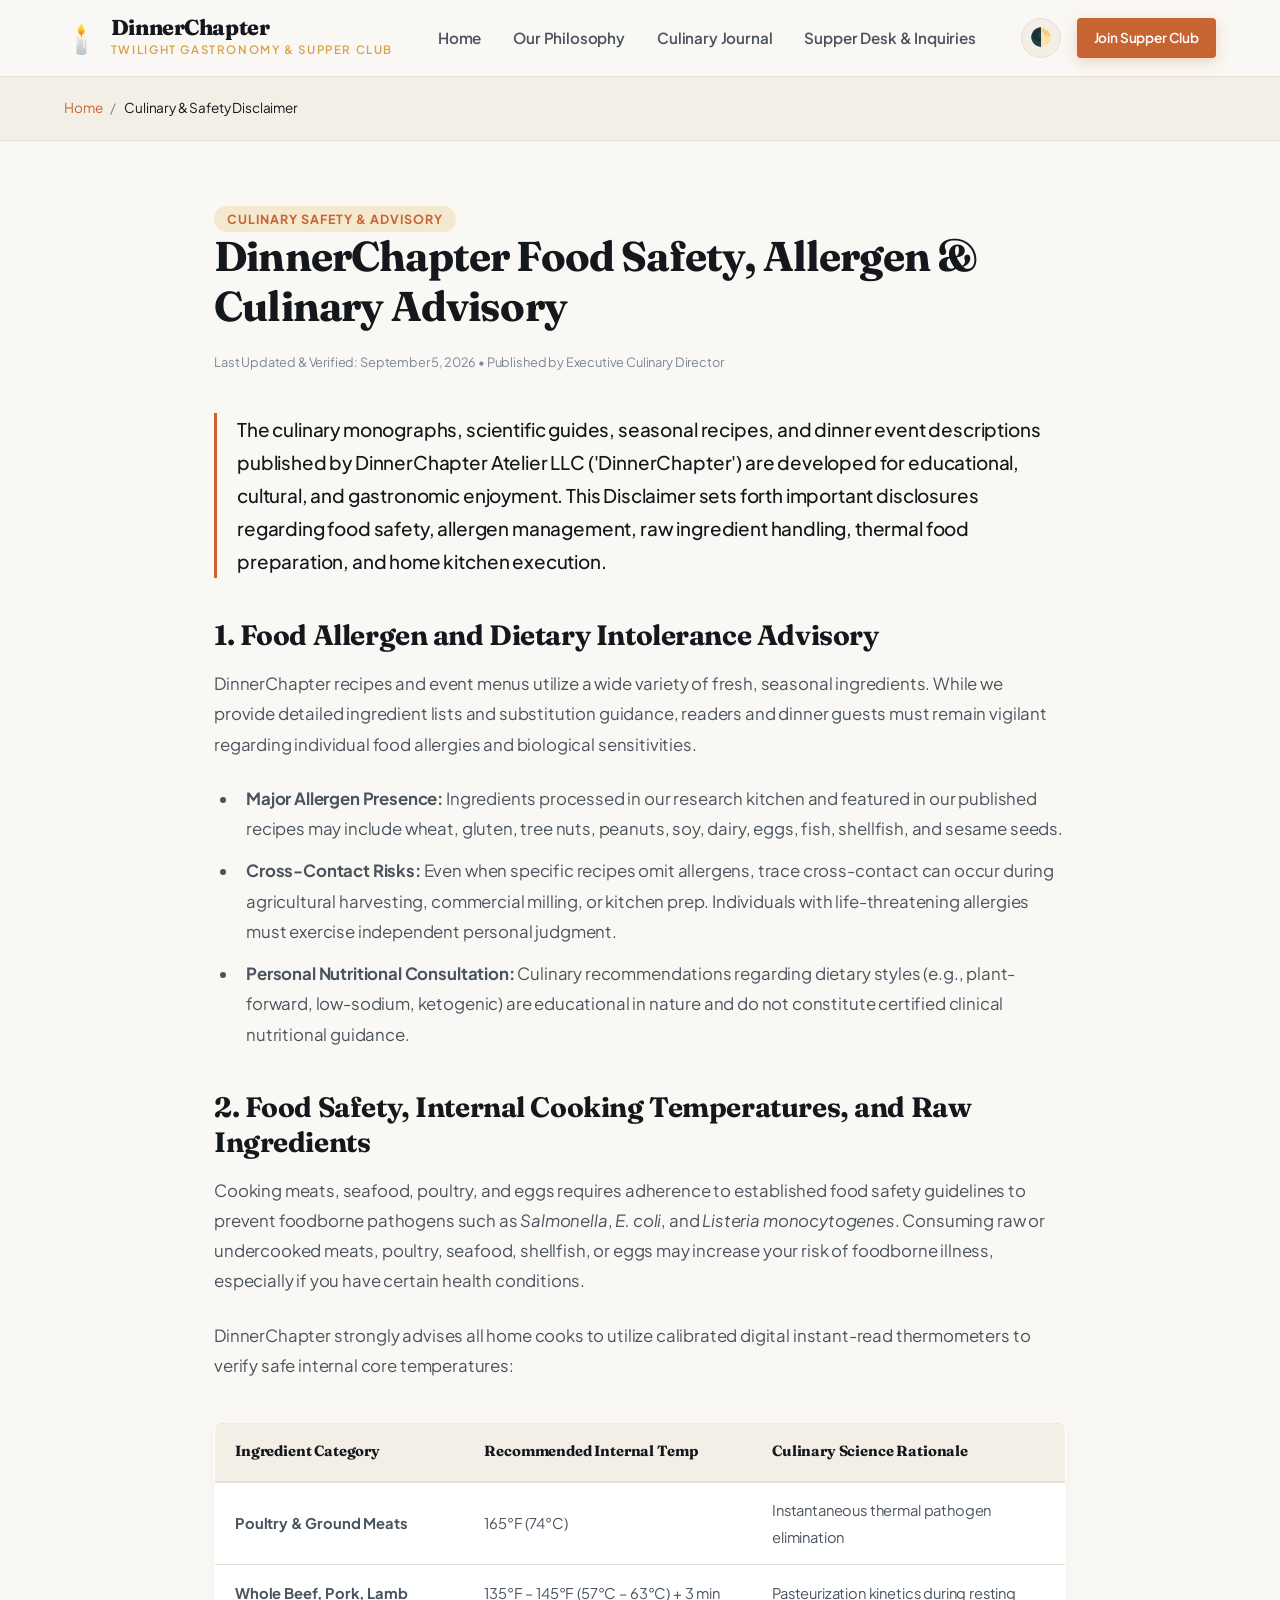
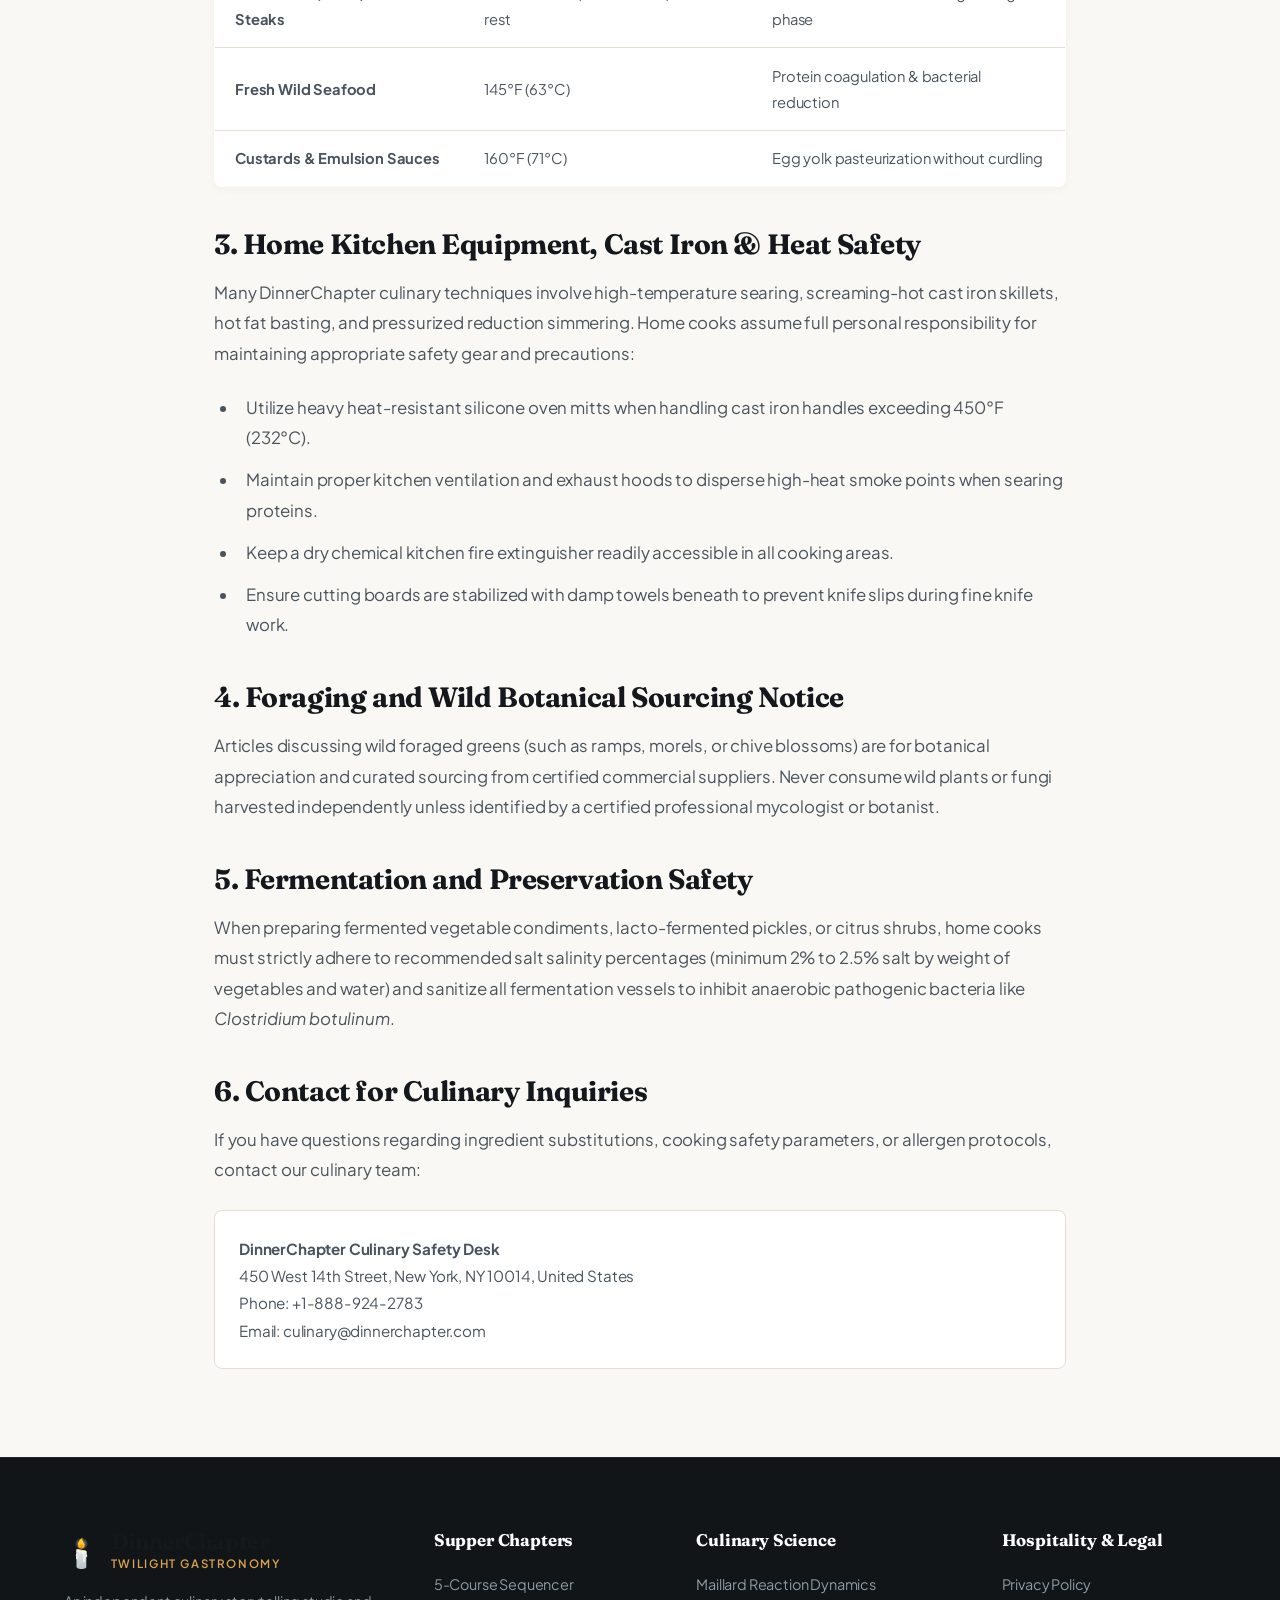
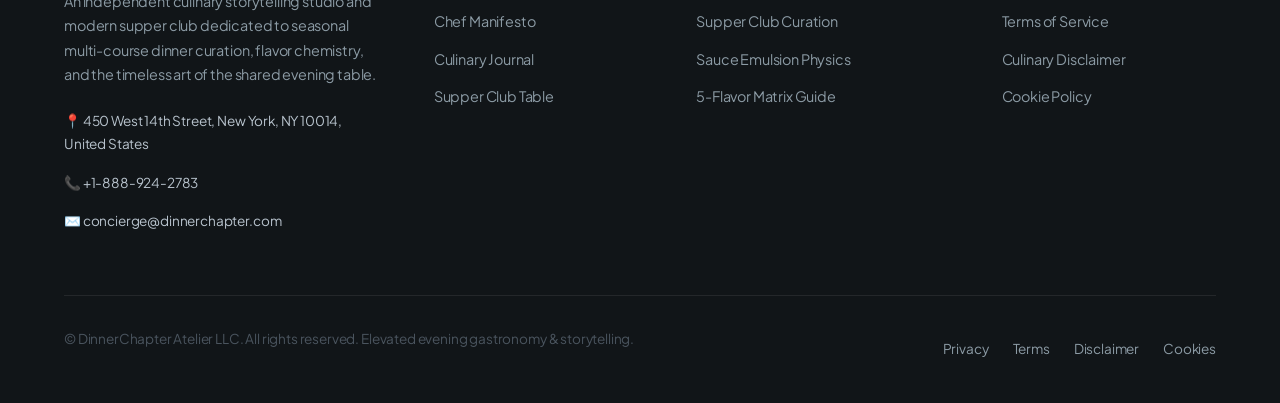
<file: disclaimer.html>
<!DOCTYPE html>
<html lang="en">
<head>
    <!-- Google Tag Manager / GA4 -->
    <script async src="https://www.googletagmanager.com/gtag/js?id=G-0LY0HY7L01"></script>
    <script>
      window.dataLayer = window.dataLayer || [];
      function gtag(){dataLayer.push(arguments);}
      gtag('js', new Date());
      gtag('config', 'G-0LY0HY7L01');
    </script>
    <meta charset="UTF-8">
    <meta name="viewport" content="width=device-width, initial-scale=1.0">
    <title>Culinary, Allergen & Food Safety Disclaimer | DinnerChapter</title>
    <meta name="description" content="Read the culinary, allergen safety, and dietary disclaimers for DinnerChapter recipes and dining events.">
    <link rel="stylesheet" href="style.css">
    <link rel="preconnect" href="https://fonts.googleapis.com">
    <link rel="preconnect" href="https://fonts.gstatic.com" crossorigin>
    <link href="https://fonts.googleapis.com/css2?family=Fraunces:ital,opsz,wght@0,9..144,400;0,9..144,600;0,9..144,700;0,9..144,800;1,9..144,400&family=Plus+Jakarta+Sans:ital,wght@0,300;0,400;0,500;0,600;0,700;0,800;1,400;1,600&display=swap" rel="stylesheet">
</head>
<body data-theme="light">
    <div class="reading-progress-bar" id="readingProgress"></div>

    <!-- Header -->
    <header class="site-header">
        <div class="container header-container">
            <a href="index.html" class="brand-logo">
                <span class="brand-crest">🕯️</span>
                <div class="brand-text">
                    <span class="brand-name">DinnerChapter</span>
                    <span class="brand-sub">Twilight Gastronomy & Supper Club</span>
                </div>
            </a>
            <nav class="desktop-nav">
                <a href="index.html" class="nav-link ">Home</a>
                <a href="about.html" class="nav-link ">Our Philosophy</a>
                <a href="blog.html" class="nav-link ">Culinary Journal</a>
                <a href="contact.html" class="nav-link ">Supper Desk & Inquiries</a>
            </nav>
            <div class="header-actions">
                <button class="theme-toggle-btn" id="themeToggle" aria-label="Toggle Theme">
                    <span class="theme-icon">🌓</span>
                </button>
                <a href="contact.html" class="btn btn-primary btn-sm">Join Supper Club</a>
                <button class="mobile-menu-btn" id="menuToggle" aria-label="Open Navigation Menu">
                    <span></span><span></span><span></span>
                </button>
            </div>
        </div>
    </header>

    <div class="mobile-drawer" id="mobileDrawer">
        <div class="mobile-drawer-header">
            <span class="brand-name">DinnerChapter</span>
            <button class="mobile-drawer-close" id="drawerClose">&times;</button>
        </div>
        <nav class="mobile-nav-list">
            <a href="index.html" class="mobile-nav-link ">Home</a>
            <a href="about.html" class="mobile-nav-link ">Our Philosophy</a>
            <a href="blog.html" class="mobile-nav-link ">Culinary Journal</a>
            <a href="contact.html" class="mobile-nav-link ">Supper Desk & Inquiries</a>
        </nav>
    </div>

    <main class="page-main-wrap">

    <div class="breadcrumb-container">
        <div class="container">
            <ul class="breadcrumbs">
                <li><a href="index.html">Home</a></li>
                <li class="active">Culinary & Safety Disclaimer</li>
            </ul>
        </div>
    </div>

    <section class="article-main-container">
        <div class="container" style="max-width: 900px;">
            <header class="article-header">
                <span class="article-category-badge">Culinary Safety & Advisory</span>
                <h1 class="article-title">DinnerChapter Food Safety, Allergen & Culinary Advisory</h1>
                <p class="publish-date">Last Updated & Verified: September 5, 2026 &bull; Published by Executive Culinary Director</p>
            </header>

            <div class="article-body-content">
                <p class="lead-paragraph">
                    The culinary monographs, scientific guides, seasonal recipes, and dinner event descriptions published by DinnerChapter Atelier LLC ('DinnerChapter') are developed for educational, cultural, and gastronomic enjoyment. This Disclaimer sets forth important disclosures regarding food safety, allergen management, raw ingredient handling, thermal food preparation, and home kitchen execution.
                </p>

                <h2>1. Food Allergen and Dietary Intolerance Advisory</h2>
                <p>
                    DinnerChapter recipes and event menus utilize a wide variety of fresh, seasonal ingredients. While we provide detailed ingredient lists and substitution guidance, readers and dinner guests must remain vigilant regarding individual food allergies and biological sensitivities.
                </p>
                <ul class="academic-checklist">
                    <li><strong>Major Allergen Presence:</strong> Ingredients processed in our research kitchen and featured in our published recipes may include wheat, gluten, tree nuts, peanuts, soy, dairy, eggs, fish, shellfish, and sesame seeds.</li>
                    <li><strong>Cross-Contact Risks:</strong> Even when specific recipes omit allergens, trace cross-contact can occur during agricultural harvesting, commercial milling, or kitchen prep. Individuals with life-threatening allergies must exercise independent personal judgment.</li>
                    <li><strong>Personal Nutritional Consultation:</strong> Culinary recommendations regarding dietary styles (e.g., plant-forward, low-sodium, ketogenic) are educational in nature and do not constitute certified clinical nutritional guidance.</li>
                </ul>

                <h2>2. Food Safety, Internal Cooking Temperatures, and Raw Ingredients</h2>
                <p>
                    Cooking meats, seafood, poultry, and eggs requires adherence to established food safety guidelines to prevent foodborne pathogens such as <em>Salmonella</em>, <em>E. coli</em>, and <em>Listeria monocytogenes</em>. Consuming raw or undercooked meats, poultry, seafood, shellfish, or eggs may increase your risk of foodborne illness, especially if you have certain health conditions.
                </p>
                <p>
                    DinnerChapter strongly advises all home cooks to utilize calibrated digital instant-read thermometers to verify safe internal core temperatures:
                </p>
                <table class="academic-comparison-table">
                    <thead>
                        <tr>
                            <th>Ingredient Category</th>
                            <th>Recommended Internal Temp</th>
                            <th>Culinary Science Rationale</th>
                        </tr>
                    </thead>
                    <tbody>
                        <tr>
                            <td><strong>Poultry & Ground Meats</strong></td>
                            <td>165&deg;F (74&deg;C)</td>
                            <td>Instantaneous thermal pathogen elimination</td>
                        </tr>
                        <tr>
                            <td><strong>Whole Beef, Pork, Lamb Steaks</strong></td>
                            <td>135&deg;F &ndash; 145&deg;F (57&deg;C &ndash; 63&deg;C) + 3 min rest</td>
                            <td>Pasteurization kinetics during resting phase</td>
                        </tr>
                        <tr>
                            <td><strong>Fresh Wild Seafood</strong></td>
                            <td>145&deg;F (63&deg;C)</td>
                            <td>Protein coagulation & bacterial reduction</td>
                        </tr>
                        <tr>
                            <td><strong>Custards & Emulsion Sauces</strong></td>
                            <td>160&deg;F (71&deg;C)</td>
                            <td>Egg yolk pasteurization without curdling</td>
                        </tr>
                    </tbody>
                </table>

                <h2>3. Home Kitchen Equipment, Cast Iron & Heat Safety</h2>
                <p>
                    Many DinnerChapter culinary techniques involve high-temperature searing, screaming-hot cast iron skillets, hot fat basting, and pressurized reduction simmering. Home cooks assume full personal responsibility for maintaining appropriate safety gear and precautions:
                </p>
                <ul class="academic-checklist">
                    <li>Utilize heavy heat-resistant silicone oven mitts when handling cast iron handles exceeding 450&deg;F (232&deg;C).</li>
                    <li>Maintain proper kitchen ventilation and exhaust hoods to disperse high-heat smoke points when searing proteins.</li>
                    <li>Keep a dry chemical kitchen fire extinguisher readily accessible in all cooking areas.</li>
                    <li>Ensure cutting boards are stabilized with damp towels beneath to prevent knife slips during fine knife work.</li>
                </ul>

                <h2>4. Foraging and Wild Botanical Sourcing Notice</h2>
                <p>
                    Articles discussing wild foraged greens (such as ramps, morels, or chive blossoms) are for botanical appreciation and curated sourcing from certified commercial suppliers. Never consume wild plants or fungi harvested independently unless identified by a certified professional mycologist or botanist.
                </p>

                <h2>5. Fermentation and Preservation Safety</h2>
                <p>
                    When preparing fermented vegetable condiments, lacto-fermented pickles, or citrus shrubs, home cooks must strictly adhere to recommended salt salinity percentages (minimum 2% to 2.5% salt by weight of vegetables and water) and sanitize all fermentation vessels to inhibit anaerobic pathogenic bacteria like <em>Clostridium botulinum</em>.
                </p>

                <h2>6. Contact for Culinary Inquiries</h2>
                <p>
                    If you have questions regarding ingredient substitutions, cooking safety parameters, or allergen protocols, contact our culinary team:
                </p>
                <p style="background-color: var(--bg-card); border: 1px solid var(--border-color); padding: 1.5rem; border-radius: var(--radius-md); font-size: 0.95rem;">
                    <strong>DinnerChapter Culinary Safety Desk</strong><br>
                    450 West 14th Street, New York, NY 10014, United States<br>
                    Phone: +1-888-924-2783<br>
                    Email: culinary@dinnerchapter.com
                </p>
            </div>
        </div>
    </section>
    
    </main>

    <!-- Footer -->
    <footer class="site-footer">
        <div class="container">
            <div class="footer-top">
                <div class="footer-brand-col">
                    <div class="brand-logo">
                        <span class="brand-crest">🕯️</span>
                        <div class="brand-text">
                            <span class="brand-name">DinnerChapter</span>
                            <span class="brand-sub">Twilight Gastronomy</span>
                        </div>
                    </div>
                    <p>An independent culinary storytelling studio and modern supper club dedicated to seasonal multi-course dinner curation, flavor chemistry, and the timeless art of the shared evening table.</p>
                    <div class="footer-coordinates">
                        <p>📍 450 West 14th Street, New York, NY 10014, United States</p>
                        <p>📞 +1-888-924-2783</p>
                        <p>✉️ concierge@dinnerchapter.com</p>
                    </div>
                </div>
                <div class="footer-nav-col">
                    <h4>Supper Chapters</h4>
                    <ul>
                        <li><a href="index.html">5-Course Sequencer</a></li>
                        <li><a href="about.html">Chef Manifesto</a></li>
                        <li><a href="blog.html">Culinary Journal</a></li>
                        <li><a href="contact.html">Supper Club Table</a></li>
                    </ul>
                </div>
                <div class="footer-nav-col">
                    <h4>Culinary Science</h4>
                    <ul>
                        <li><a href="blog/the-science-of-the-maillard-reaction-protein-pyrolysis-flavor-compounds-and-steak-searing-mechanics.html">Maillard Reaction Dynamics</a></li>
                        <li><a href="blog/the-art-of-the-modern-supper-club-curating-multi-course-narratives-tablescape-design-and-guest-dynamics.html">Supper Club Curation</a></li>
                        <li><a href="blog/emulsion-chemistry-in-evening-sauces-hollandaise-beurre-blanc-and-velvety-reductions-demystified.html">Sauce Emulsion Physics</a></li>
                        <li><a href="blog/balancing-the-five-flavor-profiles-salt-acid-fat-heat-and-umami-in-complex-dinner-orchestration.html">5-Flavor Matrix Guide</a></li>
                    </ul>
                </div>
                <div class="footer-nav-col">
                    <h4>Hospitality & Legal</h4>
                    <ul>
                        <li><a href="privacy.html">Privacy Policy</a></li>
                        <li><a href="terms.html">Terms of Service</a></li>
                        <li><a href="disclaimer.html">Culinary Disclaimer</a></li>
                        <li><a href="cookies.html">Cookie Policy</a></li>
                    </ul>
                </div>
            </div>
            <div class="footer-bottom">
                <p>&copy; <?php echo date('Y'); ?> DinnerChapter Atelier LLC. All rights reserved. Elevated evening gastronomy & storytelling.</p>
                <div class="footer-legal-links">
                    <a href="privacy.html">Privacy</a>
                    <a href="terms.html">Terms</a>
                    <a href="disclaimer.html">Disclaimer</a>
                    <a href="cookies.html">Cookies</a>
                </div>
            </div>
        </div>
    </footer>

    <script src="script.js"></script>
</body>
</html>
</file>
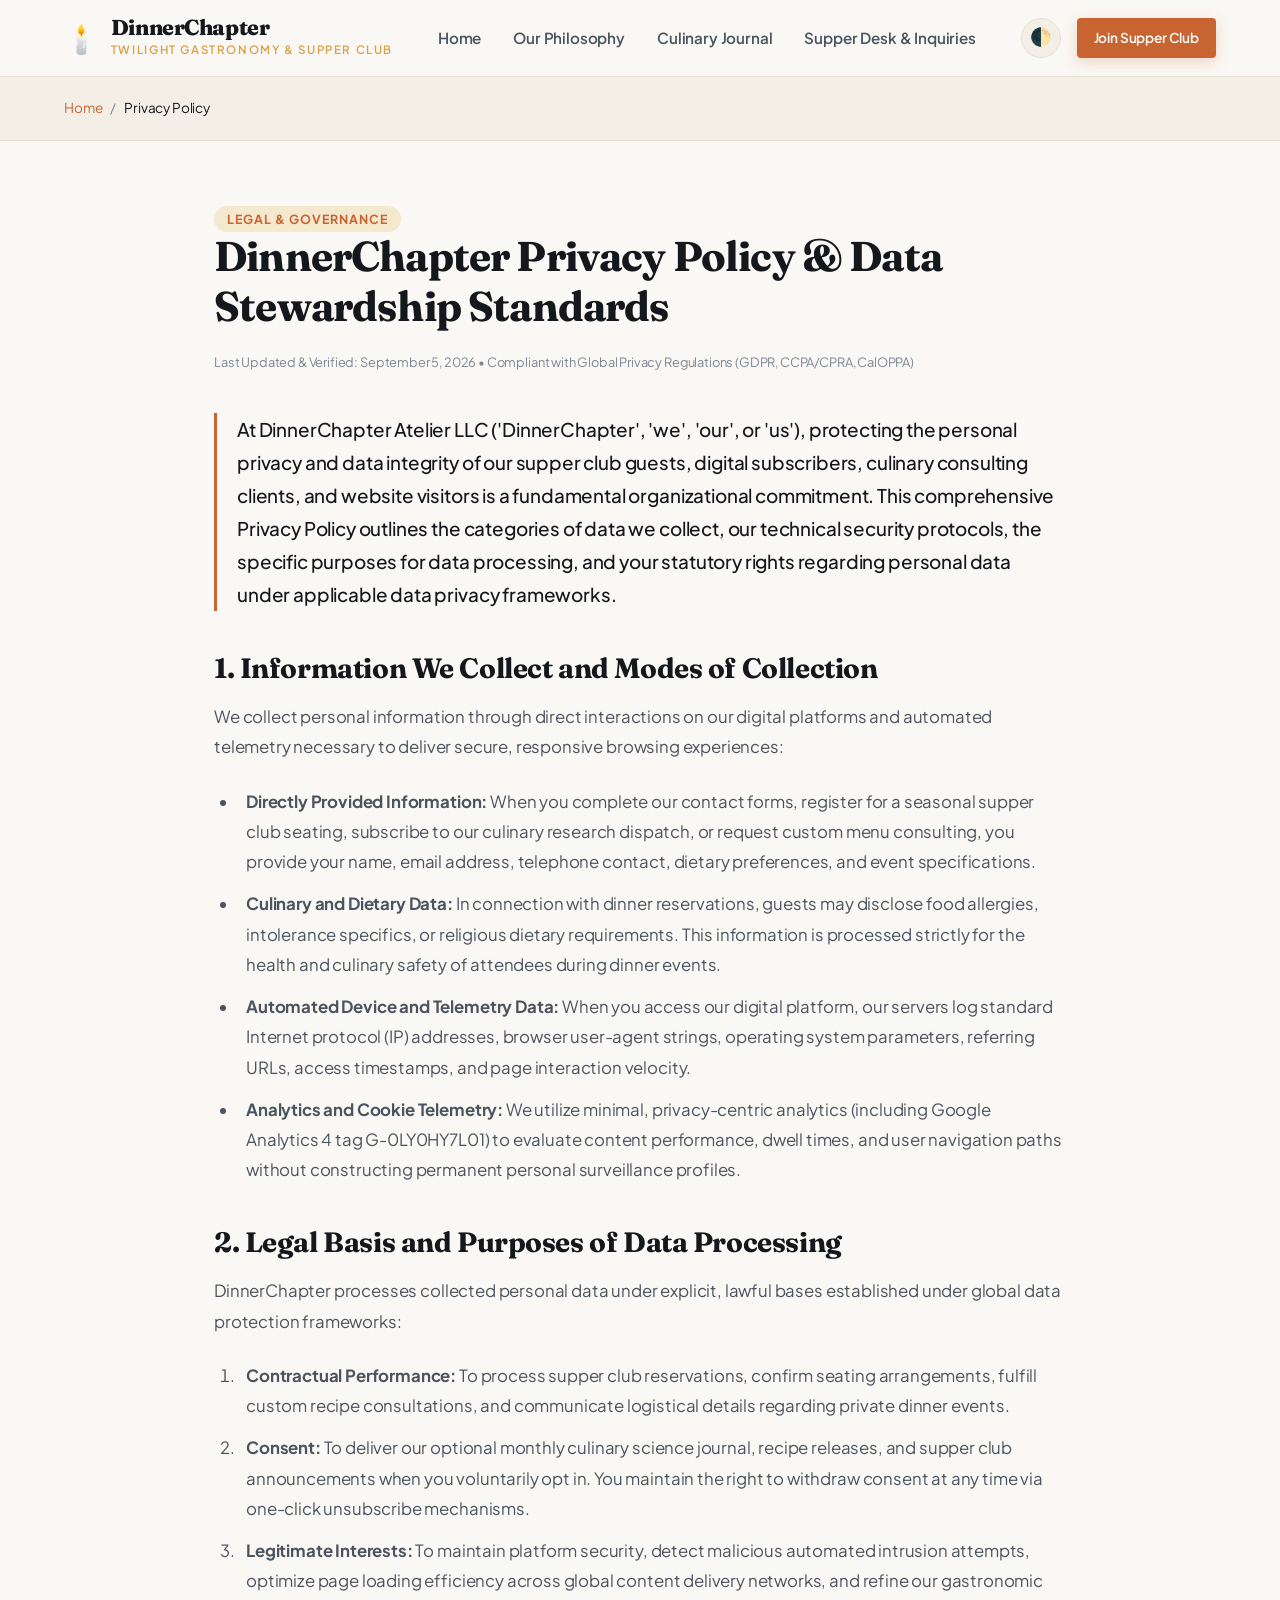
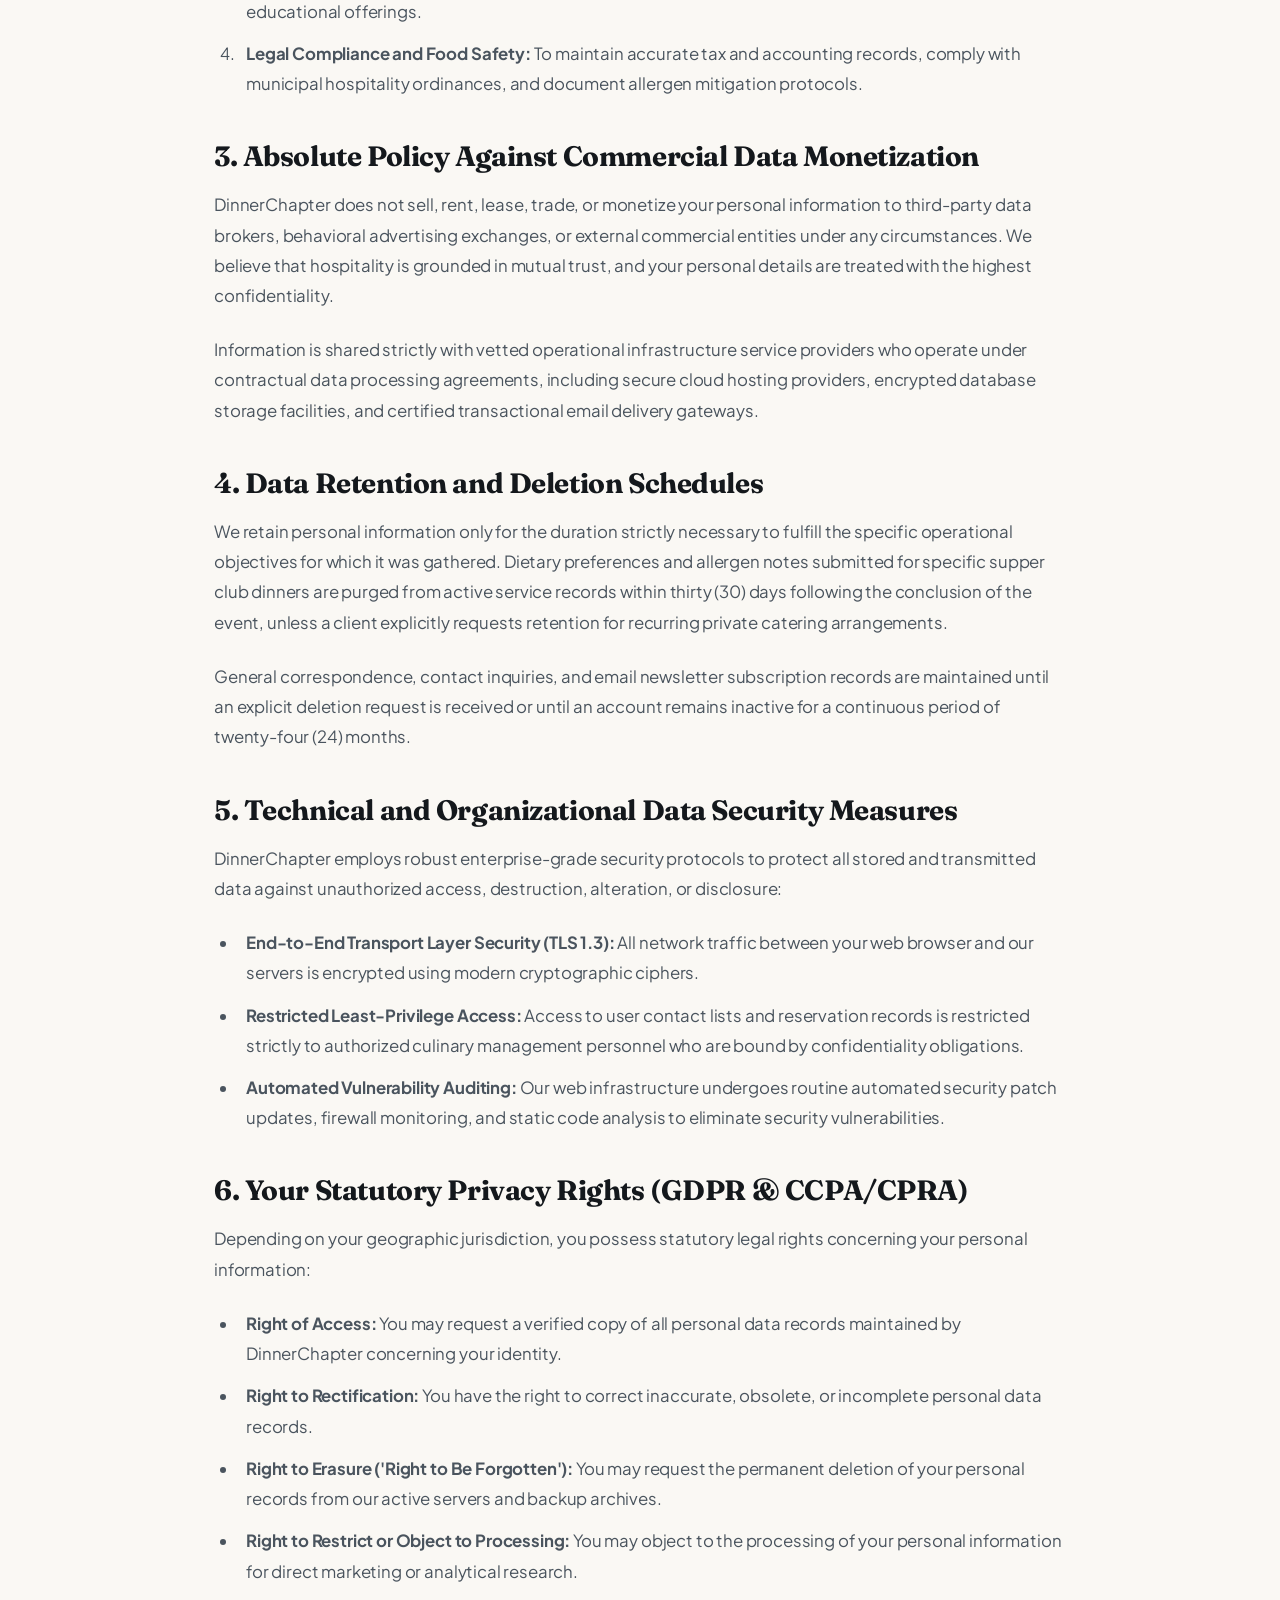
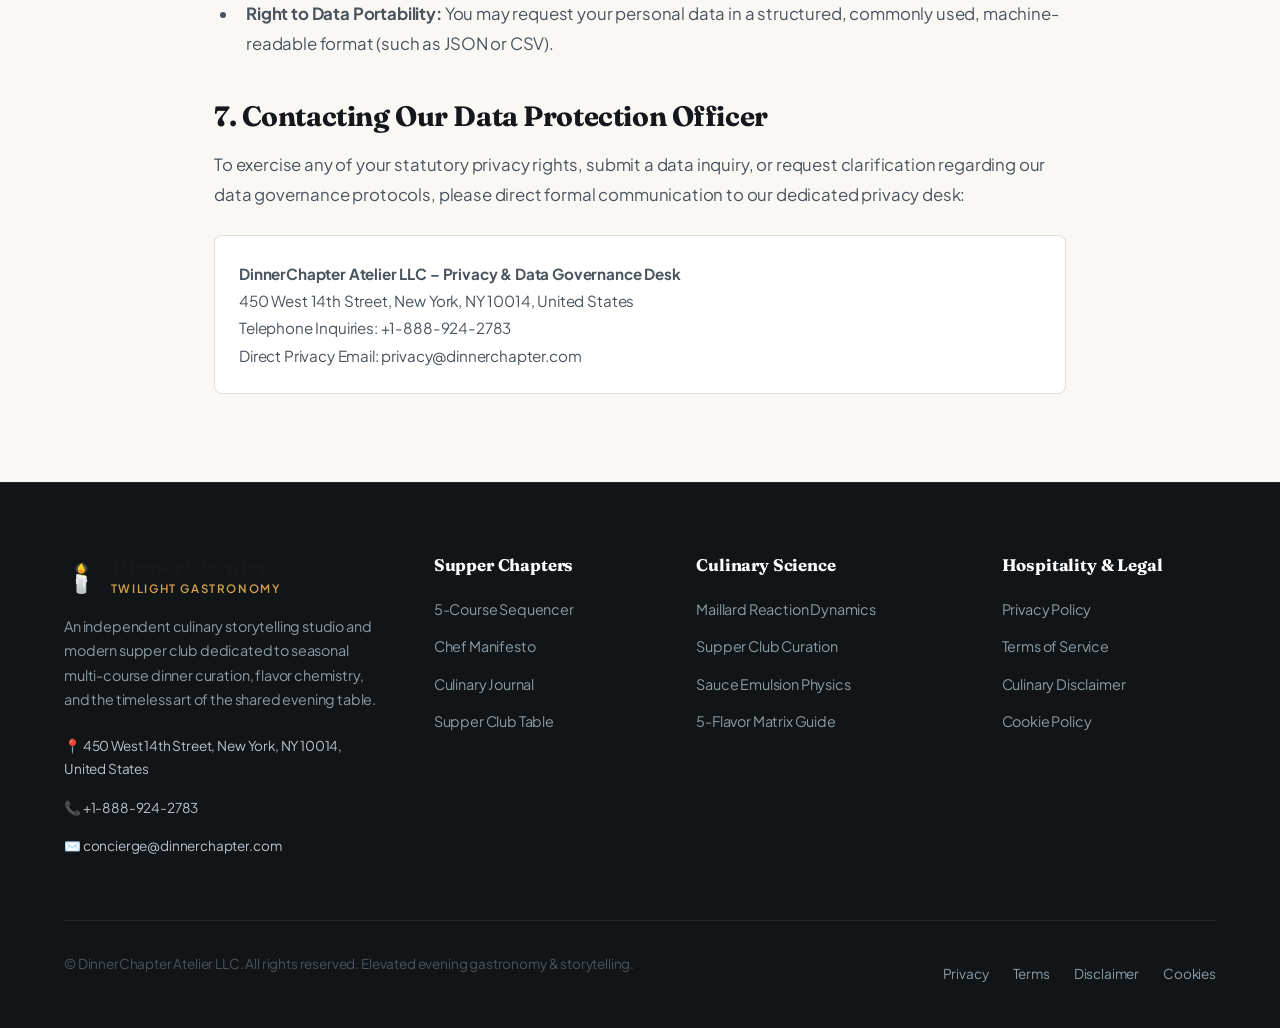
<file: privacy.html>
<!DOCTYPE html>
<html lang="en">
<head>
    <!-- Google Tag Manager / GA4 -->
    <script async src="https://www.googletagmanager.com/gtag/js?id=G-0LY0HY7L01"></script>
    <script>
      window.dataLayer = window.dataLayer || [];
      function gtag(){dataLayer.push(arguments);}
      gtag('js', new Date());
      gtag('config', 'G-0LY0HY7L01');
    </script>
    <meta charset="UTF-8">
    <meta name="viewport" content="width=device-width, initial-scale=1.0">
    <title>Privacy Policy & Data Protection Governance | DinnerChapter</title>
    <meta name="description" content="Comprehensive privacy policy detailing data stewardship, user rights, cookies, and encryption at DinnerChapter.">
    <link rel="stylesheet" href="style.css">
    <link rel="preconnect" href="https://fonts.googleapis.com">
    <link rel="preconnect" href="https://fonts.gstatic.com" crossorigin>
    <link href="https://fonts.googleapis.com/css2?family=Fraunces:ital,opsz,wght@0,9..144,400;0,9..144,600;0,9..144,700;0,9..144,800;1,9..144,400&family=Plus+Jakarta+Sans:ital,wght@0,300;0,400;0,500;0,600;0,700;0,800;1,400;1,600&display=swap" rel="stylesheet">
</head>
<body data-theme="light">
    <div class="reading-progress-bar" id="readingProgress"></div>

    <!-- Header -->
    <header class="site-header">
        <div class="container header-container">
            <a href="index.html" class="brand-logo">
                <span class="brand-crest">🕯️</span>
                <div class="brand-text">
                    <span class="brand-name">DinnerChapter</span>
                    <span class="brand-sub">Twilight Gastronomy & Supper Club</span>
                </div>
            </a>
            <nav class="desktop-nav">
                <a href="index.html" class="nav-link ">Home</a>
                <a href="about.html" class="nav-link ">Our Philosophy</a>
                <a href="blog.html" class="nav-link ">Culinary Journal</a>
                <a href="contact.html" class="nav-link ">Supper Desk & Inquiries</a>
            </nav>
            <div class="header-actions">
                <button class="theme-toggle-btn" id="themeToggle" aria-label="Toggle Theme">
                    <span class="theme-icon">🌓</span>
                </button>
                <a href="contact.html" class="btn btn-primary btn-sm">Join Supper Club</a>
                <button class="mobile-menu-btn" id="menuToggle" aria-label="Open Navigation Menu">
                    <span></span><span></span><span></span>
                </button>
            </div>
        </div>
    </header>

    <div class="mobile-drawer" id="mobileDrawer">
        <div class="mobile-drawer-header">
            <span class="brand-name">DinnerChapter</span>
            <button class="mobile-drawer-close" id="drawerClose">&times;</button>
        </div>
        <nav class="mobile-nav-list">
            <a href="index.html" class="mobile-nav-link ">Home</a>
            <a href="about.html" class="mobile-nav-link ">Our Philosophy</a>
            <a href="blog.html" class="mobile-nav-link ">Culinary Journal</a>
            <a href="contact.html" class="mobile-nav-link ">Supper Desk & Inquiries</a>
        </nav>
    </div>

    <main class="page-main-wrap">

    <div class="breadcrumb-container">
        <div class="container">
            <ul class="breadcrumbs">
                <li><a href="index.html">Home</a></li>
                <li class="active">Privacy Policy</li>
            </ul>
        </div>
    </div>

    <section class="article-main-container">
        <div class="container" style="max-width: 900px;">
            <header class="article-header">
                <span class="article-category-badge">Legal & Governance</span>
                <h1 class="article-title">DinnerChapter Privacy Policy & Data Stewardship Standards</h1>
                <p class="publish-date">Last Updated & Verified: September 5, 2026 &bull; Compliant with Global Privacy Regulations (GDPR, CCPA/CPRA, CalOPPA)</p>
            </header>

            <div class="article-body-content">
                <p class="lead-paragraph">
                    At DinnerChapter Atelier LLC ('DinnerChapter', 'we', 'our', or 'us'), protecting the personal privacy and data integrity of our supper club guests, digital subscribers, culinary consulting clients, and website visitors is a fundamental organizational commitment. This comprehensive Privacy Policy outlines the categories of data we collect, our technical security protocols, the specific purposes for data processing, and your statutory rights regarding personal data under applicable data privacy frameworks.
                </p>

                <h2>1. Information We Collect and Modes of Collection</h2>
                <p>
                    We collect personal information through direct interactions on our digital platforms and automated telemetry necessary to deliver secure, responsive browsing experiences:
                </p>
                <ul class="academic-checklist">
                    <li><strong>Directly Provided Information:</strong> When you complete our contact forms, register for a seasonal supper club seating, subscribe to our culinary research dispatch, or request custom menu consulting, you provide your name, email address, telephone contact, dietary preferences, and event specifications.</li>
                    <li><strong>Culinary and Dietary Data:</strong> In connection with dinner reservations, guests may disclose food allergies, intolerance specifics, or religious dietary requirements. This information is processed strictly for the health and culinary safety of attendees during dinner events.</li>
                    <li><strong>Automated Device and Telemetry Data:</strong> When you access our digital platform, our servers log standard Internet protocol (IP) addresses, browser user-agent strings, operating system parameters, referring URLs, access timestamps, and page interaction velocity.</li>
                    <li><strong>Analytics and Cookie Telemetry:</strong> We utilize minimal, privacy-centric analytics (including Google Analytics 4 tag G-0LY0HY7L01) to evaluate content performance, dwell times, and user navigation paths without constructing permanent personal surveillance profiles.</li>
                </ul>

                <h2>2. Legal Basis and Purposes of Data Processing</h2>
                <p>
                    DinnerChapter processes collected personal data under explicit, lawful bases established under global data protection frameworks:
                </p>
                <ol class="academic-ordered-list">
                    <li><strong>Contractual Performance:</strong> To process supper club reservations, confirm seating arrangements, fulfill custom recipe consultations, and communicate logistical details regarding private dinner events.</li>
                    <li><strong>Consent:</strong> To deliver our optional monthly culinary science journal, recipe releases, and supper club announcements when you voluntarily opt in. You maintain the right to withdraw consent at any time via one-click unsubscribe mechanisms.</li>
                    <li><strong>Legitimate Interests:</strong> To maintain platform security, detect malicious automated intrusion attempts, optimize page loading efficiency across global content delivery networks, and refine our gastronomic educational offerings.</li>
                    <li><strong>Legal Compliance and Food Safety:</strong> To maintain accurate tax and accounting records, comply with municipal hospitality ordinances, and document allergen mitigation protocols.</li>
                </ol>

                <h2>3. Absolute Policy Against Commercial Data Monetization</h2>
                <p>
                    DinnerChapter does not sell, rent, lease, trade, or monetize your personal information to third-party data brokers, behavioral advertising exchanges, or external commercial entities under any circumstances. We believe that hospitality is grounded in mutual trust, and your personal details are treated with the highest confidentiality.
                </p>
                <p>
                    Information is shared strictly with vetted operational infrastructure service providers who operate under contractual data processing agreements, including secure cloud hosting providers, encrypted database storage facilities, and certified transactional email delivery gateways.
                </p>

                <h2>4. Data Retention and Deletion Schedules</h2>
                <p>
                    We retain personal information only for the duration strictly necessary to fulfill the specific operational objectives for which it was gathered. Dietary preferences and allergen notes submitted for specific supper club dinners are purged from active service records within thirty (30) days following the conclusion of the event, unless a client explicitly requests retention for recurring private catering arrangements.
                </p>
                <p>
                    General correspondence, contact inquiries, and email newsletter subscription records are maintained until an explicit deletion request is received or until an account remains inactive for a continuous period of twenty-four (24) months.
                </p>

                <h2>5. Technical and Organizational Data Security Measures</h2>
                <p>
                    DinnerChapter employs robust enterprise-grade security protocols to protect all stored and transmitted data against unauthorized access, destruction, alteration, or disclosure:
                </p>
                <ul class="academic-checklist">
                    <li><strong>End-to-End Transport Layer Security (TLS 1.3):</strong> All network traffic between your web browser and our servers is encrypted using modern cryptographic ciphers.</li>
                    <li><strong>Restricted Least-Privilege Access:</strong> Access to user contact lists and reservation records is restricted strictly to authorized culinary management personnel who are bound by confidentiality obligations.</li>
                    <li><strong>Automated Vulnerability Auditing:</strong> Our web infrastructure undergoes routine automated security patch updates, firewall monitoring, and static code analysis to eliminate security vulnerabilities.</li>
                </ul>

                <h2>6. Your Statutory Privacy Rights (GDPR & CCPA/CPRA)</h2>
                <p>
                    Depending on your geographic jurisdiction, you possess statutory legal rights concerning your personal information:
                </p>
                <ul class="academic-checklist">
                    <li><strong>Right of Access:</strong> You may request a verified copy of all personal data records maintained by DinnerChapter concerning your identity.</li>
                    <li><strong>Right to Rectification:</strong> You have the right to correct inaccurate, obsolete, or incomplete personal data records.</li>
                    <li><strong>Right to Erasure ('Right to Be Forgotten'):</strong> You may request the permanent deletion of your personal records from our active servers and backup archives.</li>
                    <li><strong>Right to Restrict or Object to Processing:</strong> You may object to the processing of your personal information for direct marketing or analytical research.</li>
                    <li><strong>Right to Data Portability:</strong> You may request your personal data in a structured, commonly used, machine-readable format (such as JSON or CSV).</li>
                </ul>

                <h2>7. Contacting Our Data Protection Officer</h2>
                <p>
                    To exercise any of your statutory privacy rights, submit a data inquiry, or request clarification regarding our data governance protocols, please direct formal communication to our dedicated privacy desk:
                </p>
                <p style="background-color: var(--bg-card); border: 1px solid var(--border-color); padding: 1.5rem; border-radius: var(--radius-md); font-size: 0.95rem;">
                    <strong>DinnerChapter Atelier LLC &ndash; Privacy & Data Governance Desk</strong><br>
                    450 West 14th Street, New York, NY 10014, United States<br>
                    Telephone Inquiries: +1-888-924-2783<br>
                    Direct Privacy Email: privacy@dinnerchapter.com
                </p>
            </div>
        </div>
    </section>
    
    </main>

    <!-- Footer -->
    <footer class="site-footer">
        <div class="container">
            <div class="footer-top">
                <div class="footer-brand-col">
                    <div class="brand-logo">
                        <span class="brand-crest">🕯️</span>
                        <div class="brand-text">
                            <span class="brand-name">DinnerChapter</span>
                            <span class="brand-sub">Twilight Gastronomy</span>
                        </div>
                    </div>
                    <p>An independent culinary storytelling studio and modern supper club dedicated to seasonal multi-course dinner curation, flavor chemistry, and the timeless art of the shared evening table.</p>
                    <div class="footer-coordinates">
                        <p>📍 450 West 14th Street, New York, NY 10014, United States</p>
                        <p>📞 +1-888-924-2783</p>
                        <p>✉️ concierge@dinnerchapter.com</p>
                    </div>
                </div>
                <div class="footer-nav-col">
                    <h4>Supper Chapters</h4>
                    <ul>
                        <li><a href="index.html">5-Course Sequencer</a></li>
                        <li><a href="about.html">Chef Manifesto</a></li>
                        <li><a href="blog.html">Culinary Journal</a></li>
                        <li><a href="contact.html">Supper Club Table</a></li>
                    </ul>
                </div>
                <div class="footer-nav-col">
                    <h4>Culinary Science</h4>
                    <ul>
                        <li><a href="blog/the-science-of-the-maillard-reaction-protein-pyrolysis-flavor-compounds-and-steak-searing-mechanics.html">Maillard Reaction Dynamics</a></li>
                        <li><a href="blog/the-art-of-the-modern-supper-club-curating-multi-course-narratives-tablescape-design-and-guest-dynamics.html">Supper Club Curation</a></li>
                        <li><a href="blog/emulsion-chemistry-in-evening-sauces-hollandaise-beurre-blanc-and-velvety-reductions-demystified.html">Sauce Emulsion Physics</a></li>
                        <li><a href="blog/balancing-the-five-flavor-profiles-salt-acid-fat-heat-and-umami-in-complex-dinner-orchestration.html">5-Flavor Matrix Guide</a></li>
                    </ul>
                </div>
                <div class="footer-nav-col">
                    <h4>Hospitality & Legal</h4>
                    <ul>
                        <li><a href="privacy.html">Privacy Policy</a></li>
                        <li><a href="terms.html">Terms of Service</a></li>
                        <li><a href="disclaimer.html">Culinary Disclaimer</a></li>
                        <li><a href="cookies.html">Cookie Policy</a></li>
                    </ul>
                </div>
            </div>
            <div class="footer-bottom">
                <p>&copy; <?php echo date('Y'); ?> DinnerChapter Atelier LLC. All rights reserved. Elevated evening gastronomy & storytelling.</p>
                <div class="footer-legal-links">
                    <a href="privacy.html">Privacy</a>
                    <a href="terms.html">Terms</a>
                    <a href="disclaimer.html">Disclaimer</a>
                    <a href="cookies.html">Cookies</a>
                </div>
            </div>
        </div>
    </footer>

    <script src="script.js"></script>
</body>
</html>
</file>
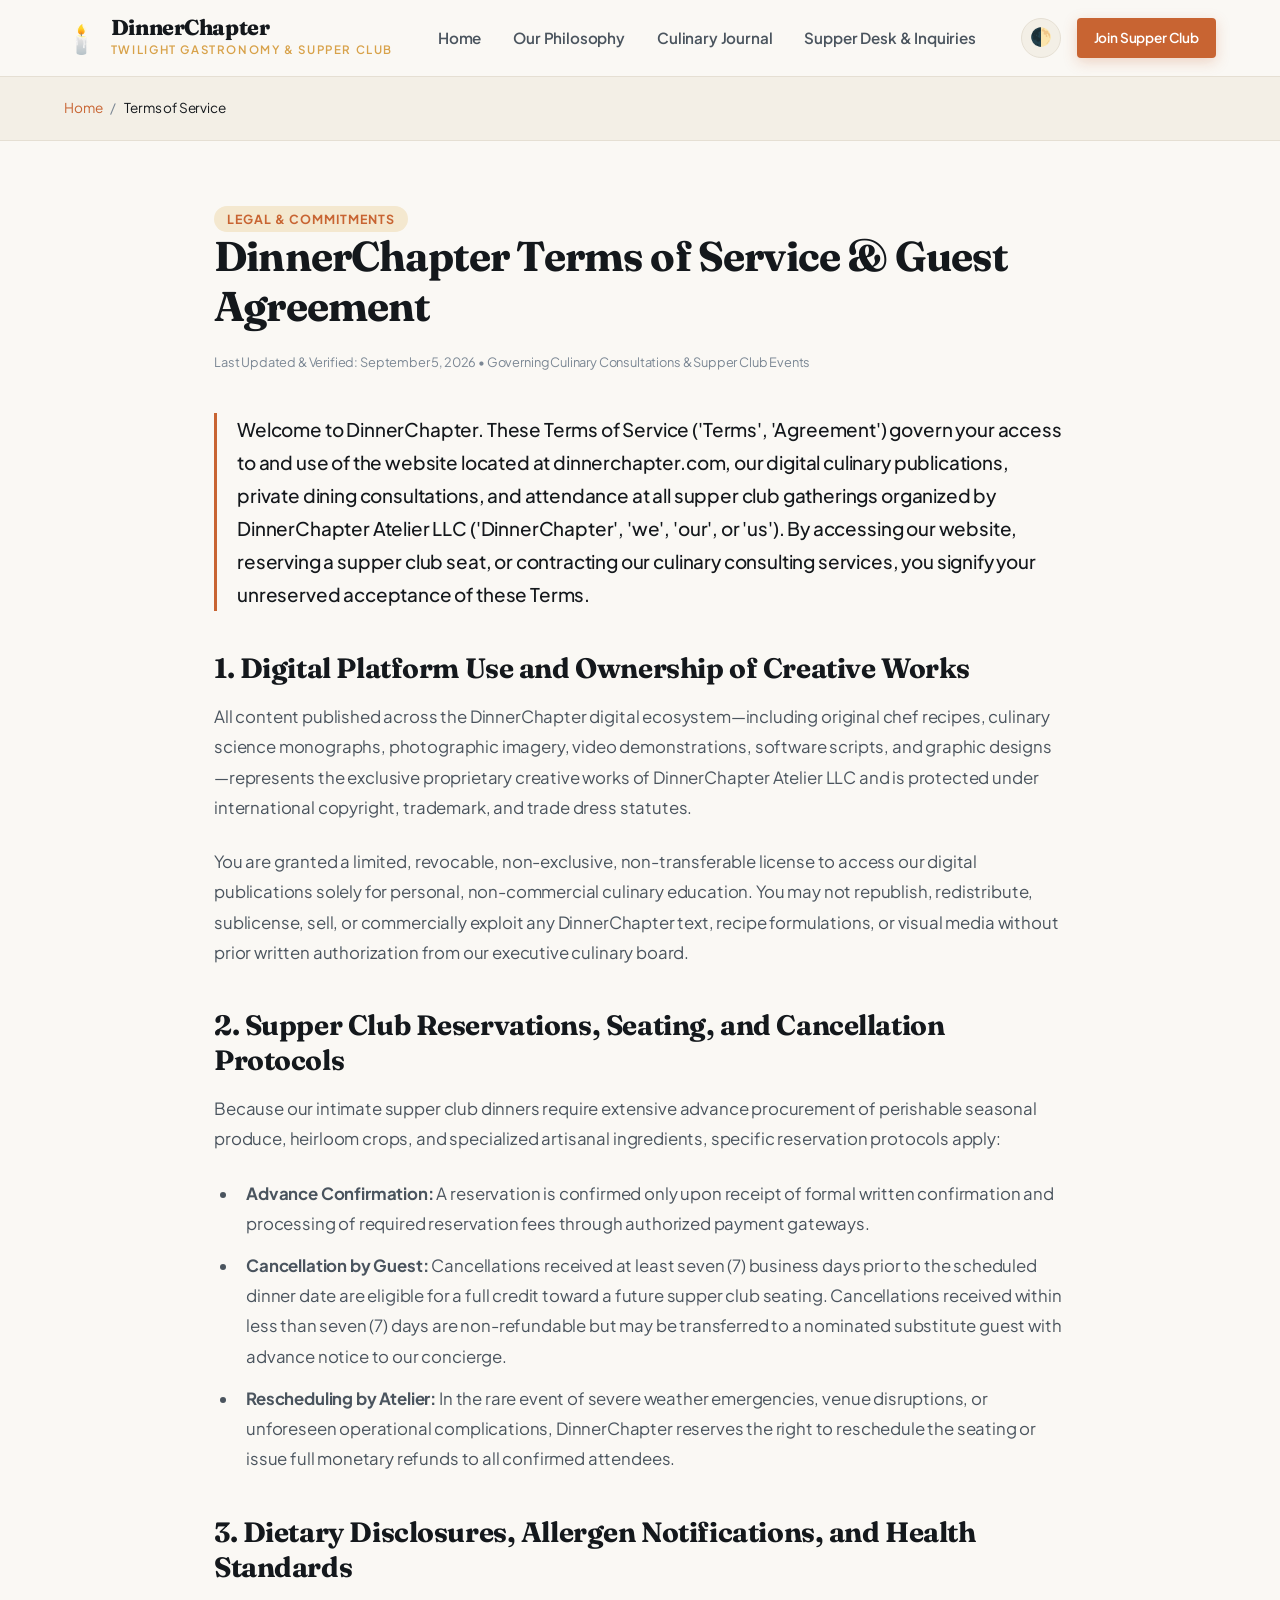
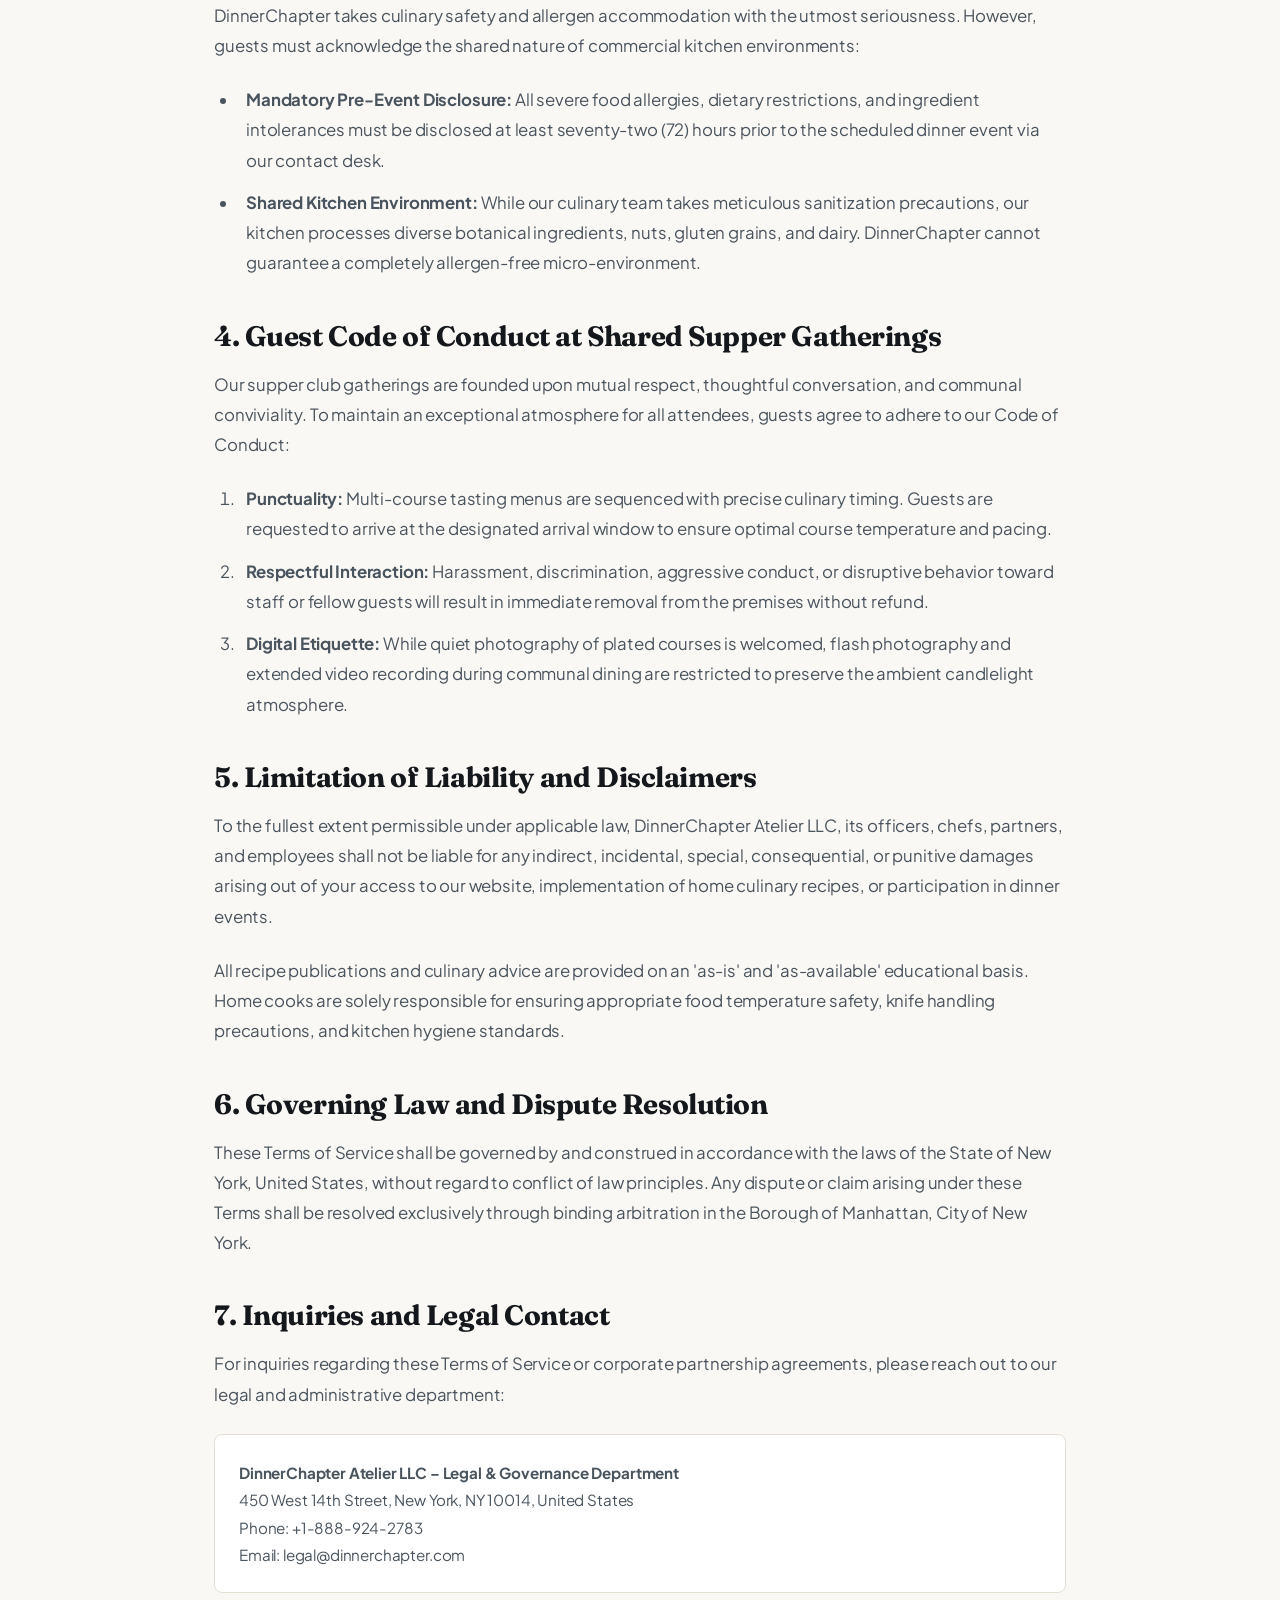
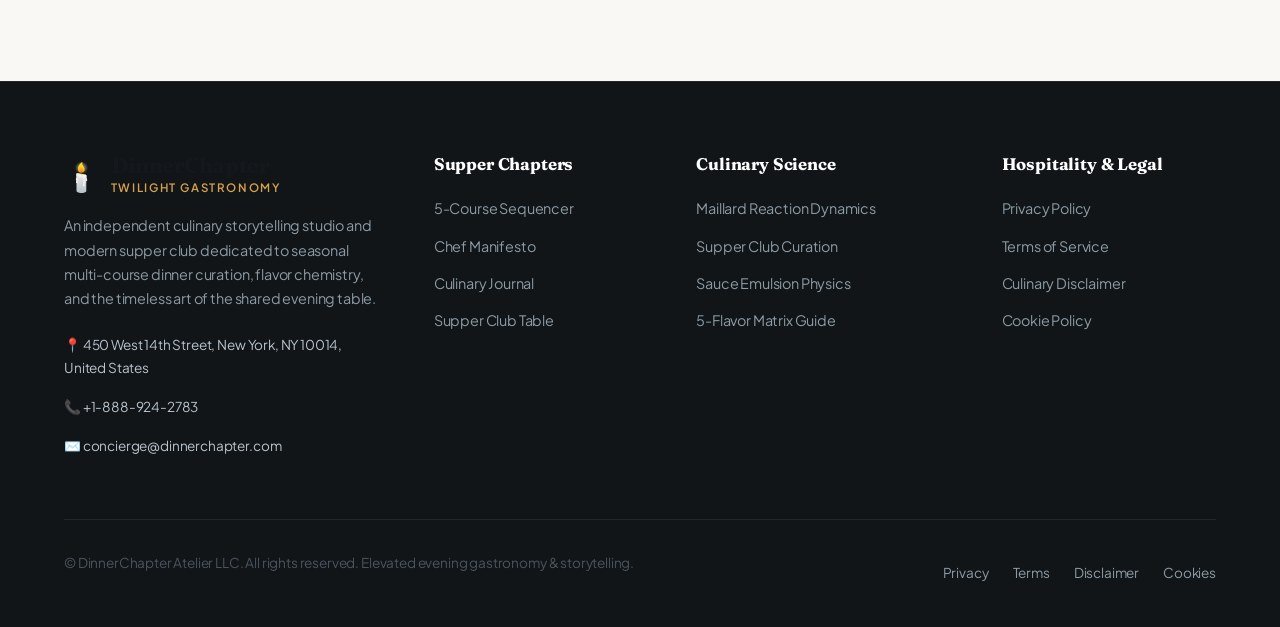
<file: terms.html>
<!DOCTYPE html>
<html lang="en">
<head>
    <!-- Google Tag Manager / GA4 -->
    <script async src="https://www.googletagmanager.com/gtag/js?id=G-0LY0HY7L01"></script>
    <script>
      window.dataLayer = window.dataLayer || [];
      function gtag(){dataLayer.push(arguments);}
      gtag('js', new Date());
      gtag('config', 'G-0LY0HY7L01');
    </script>
    <meta charset="UTF-8">
    <meta name="viewport" content="width=device-width, initial-scale=1.0">
    <title>Terms of Service & Supper Club Participation Rules | DinnerChapter</title>
    <meta name="description" content="Review terms of service, supper club reservations, chef recipe original works, and guest conduct guidelines.">
    <link rel="stylesheet" href="style.css">
    <link rel="preconnect" href="https://fonts.googleapis.com">
    <link rel="preconnect" href="https://fonts.gstatic.com" crossorigin>
    <link href="https://fonts.googleapis.com/css2?family=Fraunces:ital,opsz,wght@0,9..144,400;0,9..144,600;0,9..144,700;0,9..144,800;1,9..144,400&family=Plus+Jakarta+Sans:ital,wght@0,300;0,400;0,500;0,600;0,700;0,800;1,400;1,600&display=swap" rel="stylesheet">
</head>
<body data-theme="light">
    <div class="reading-progress-bar" id="readingProgress"></div>

    <!-- Header -->
    <header class="site-header">
        <div class="container header-container">
            <a href="index.html" class="brand-logo">
                <span class="brand-crest">🕯️</span>
                <div class="brand-text">
                    <span class="brand-name">DinnerChapter</span>
                    <span class="brand-sub">Twilight Gastronomy & Supper Club</span>
                </div>
            </a>
            <nav class="desktop-nav">
                <a href="index.html" class="nav-link ">Home</a>
                <a href="about.html" class="nav-link ">Our Philosophy</a>
                <a href="blog.html" class="nav-link ">Culinary Journal</a>
                <a href="contact.html" class="nav-link ">Supper Desk & Inquiries</a>
            </nav>
            <div class="header-actions">
                <button class="theme-toggle-btn" id="themeToggle" aria-label="Toggle Theme">
                    <span class="theme-icon">🌓</span>
                </button>
                <a href="contact.html" class="btn btn-primary btn-sm">Join Supper Club</a>
                <button class="mobile-menu-btn" id="menuToggle" aria-label="Open Navigation Menu">
                    <span></span><span></span><span></span>
                </button>
            </div>
        </div>
    </header>

    <div class="mobile-drawer" id="mobileDrawer">
        <div class="mobile-drawer-header">
            <span class="brand-name">DinnerChapter</span>
            <button class="mobile-drawer-close" id="drawerClose">&times;</button>
        </div>
        <nav class="mobile-nav-list">
            <a href="index.html" class="mobile-nav-link ">Home</a>
            <a href="about.html" class="mobile-nav-link ">Our Philosophy</a>
            <a href="blog.html" class="mobile-nav-link ">Culinary Journal</a>
            <a href="contact.html" class="mobile-nav-link ">Supper Desk & Inquiries</a>
        </nav>
    </div>

    <main class="page-main-wrap">

    <div class="breadcrumb-container">
        <div class="container">
            <ul class="breadcrumbs">
                <li><a href="index.html">Home</a></li>
                <li class="active">Terms of Service</li>
            </ul>
        </div>
    </div>

    <section class="article-main-container">
        <div class="container" style="max-width: 900px;">
            <header class="article-header">
                <span class="article-category-badge">Legal & Commitments</span>
                <h1 class="article-title">DinnerChapter Terms of Service & Guest Agreement</h1>
                <p class="publish-date">Last Updated & Verified: September 5, 2026 &bull; Governing Culinary Consultations & Supper Club Events</p>
            </header>

            <div class="article-body-content">
                <p class="lead-paragraph">
                    Welcome to DinnerChapter. These Terms of Service ('Terms', 'Agreement') govern your access to and use of the website located at dinnerchapter.com, our digital culinary publications, private dining consultations, and attendance at all supper club gatherings organized by DinnerChapter Atelier LLC ('DinnerChapter', 'we', 'our', or 'us'). By accessing our website, reserving a supper club seat, or contracting our culinary consulting services, you signify your unreserved acceptance of these Terms.
                </p>

                <h2>1. Digital Platform Use and Ownership of Creative Works</h2>
                <p>
                    All content published across the DinnerChapter digital ecosystem—including original chef recipes, culinary science monographs, photographic imagery, video demonstrations, software scripts, and graphic designs—represents the exclusive proprietary creative works of DinnerChapter Atelier LLC and is protected under international copyright, trademark, and trade dress statutes.
                </p>
                <p>
                    You are granted a limited, revocable, non-exclusive, non-transferable license to access our digital publications solely for personal, non-commercial culinary education. You may not republish, redistribute, sublicense, sell, or commercially exploit any DinnerChapter text, recipe formulations, or visual media without prior written authorization from our executive culinary board.
                </p>

                <h2>2. Supper Club Reservations, Seating, and Cancellation Protocols</h2>
                <p>
                    Because our intimate supper club dinners require extensive advance procurement of perishable seasonal produce, heirloom crops, and specialized artisanal ingredients, specific reservation protocols apply:
                </p>
                <ul class="academic-checklist">
                    <li><strong>Advance Confirmation:</strong> A reservation is confirmed only upon receipt of formal written confirmation and processing of required reservation fees through authorized payment gateways.</li>
                    <li><strong>Cancellation by Guest:</strong> Cancellations received at least seven (7) business days prior to the scheduled dinner date are eligible for a full credit toward a future supper club seating. Cancellations received within less than seven (7) days are non-refundable but may be transferred to a nominated substitute guest with advance notice to our concierge.</li>
                    <li><strong>Rescheduling by Atelier:</strong> In the rare event of severe weather emergencies, venue disruptions, or unforeseen operational complications, DinnerChapter reserves the right to reschedule the seating or issue full monetary refunds to all confirmed attendees.</li>
                </ul>

                <h2>3. Dietary Disclosures, Allergen Notifications, and Health Standards</h2>
                <p>
                    DinnerChapter takes culinary safety and allergen accommodation with the utmost seriousness. However, guests must acknowledge the shared nature of commercial kitchen environments:
                </p>
                <ul class="academic-checklist">
                    <li><strong>Mandatory Pre-Event Disclosure:</strong> All severe food allergies, dietary restrictions, and ingredient intolerances must be disclosed at least seventy-two (72) hours prior to the scheduled dinner event via our contact desk.</li>
                    <li><strong>Shared Kitchen Environment:</strong> While our culinary team takes meticulous sanitization precautions, our kitchen processes diverse botanical ingredients, nuts, gluten grains, and dairy. DinnerChapter cannot guarantee a completely allergen-free micro-environment.</li>
                </ul>

                <h2>4. Guest Code of Conduct at Shared Supper Gatherings</h2>
                <p>
                    Our supper club gatherings are founded upon mutual respect, thoughtful conversation, and communal conviviality. To maintain an exceptional atmosphere for all attendees, guests agree to adhere to our Code of Conduct:
                </p>
                <ol class="academic-ordered-list">
                    <li><strong>Punctuality:</strong> Multi-course tasting menus are sequenced with precise culinary timing. Guests are requested to arrive at the designated arrival window to ensure optimal course temperature and pacing.</li>
                    <li><strong>Respectful Interaction:</strong> Harassment, discrimination, aggressive conduct, or disruptive behavior toward staff or fellow guests will result in immediate removal from the premises without refund.</li>
                    <li><strong>Digital Etiquette:</strong> While quiet photography of plated courses is welcomed, flash photography and extended video recording during communal dining are restricted to preserve the ambient candlelight atmosphere.</li>
                </ol>

                <h2>5. Limitation of Liability and Disclaimers</h2>
                <p>
                    To the fullest extent permissible under applicable law, DinnerChapter Atelier LLC, its officers, chefs, partners, and employees shall not be liable for any indirect, incidental, special, consequential, or punitive damages arising out of your access to our website, implementation of home culinary recipes, or participation in dinner events.
                </p>
                <p>
                    All recipe publications and culinary advice are provided on an 'as-is' and 'as-available' educational basis. Home cooks are solely responsible for ensuring appropriate food temperature safety, knife handling precautions, and kitchen hygiene standards.
                </p>

                <h2>6. Governing Law and Dispute Resolution</h2>
                <p>
                    These Terms of Service shall be governed by and construed in accordance with the laws of the State of New York, United States, without regard to conflict of law principles. Any dispute or claim arising under these Terms shall be resolved exclusively through binding arbitration in the Borough of Manhattan, City of New York.
                </p>

                <h2>7. Inquiries and Legal Contact</h2>
                <p>
                    For inquiries regarding these Terms of Service or corporate partnership agreements, please reach out to our legal and administrative department:
                </p>
                <p style="background-color: var(--bg-card); border: 1px solid var(--border-color); padding: 1.5rem; border-radius: var(--radius-md); font-size: 0.95rem;">
                    <strong>DinnerChapter Atelier LLC &ndash; Legal & Governance Department</strong><br>
                    450 West 14th Street, New York, NY 10014, United States<br>
                    Phone: +1-888-924-2783<br>
                    Email: legal@dinnerchapter.com
                </p>
            </div>
        </div>
    </section>
    
    </main>

    <!-- Footer -->
    <footer class="site-footer">
        <div class="container">
            <div class="footer-top">
                <div class="footer-brand-col">
                    <div class="brand-logo">
                        <span class="brand-crest">🕯️</span>
                        <div class="brand-text">
                            <span class="brand-name">DinnerChapter</span>
                            <span class="brand-sub">Twilight Gastronomy</span>
                        </div>
                    </div>
                    <p>An independent culinary storytelling studio and modern supper club dedicated to seasonal multi-course dinner curation, flavor chemistry, and the timeless art of the shared evening table.</p>
                    <div class="footer-coordinates">
                        <p>📍 450 West 14th Street, New York, NY 10014, United States</p>
                        <p>📞 +1-888-924-2783</p>
                        <p>✉️ concierge@dinnerchapter.com</p>
                    </div>
                </div>
                <div class="footer-nav-col">
                    <h4>Supper Chapters</h4>
                    <ul>
                        <li><a href="index.html">5-Course Sequencer</a></li>
                        <li><a href="about.html">Chef Manifesto</a></li>
                        <li><a href="blog.html">Culinary Journal</a></li>
                        <li><a href="contact.html">Supper Club Table</a></li>
                    </ul>
                </div>
                <div class="footer-nav-col">
                    <h4>Culinary Science</h4>
                    <ul>
                        <li><a href="blog/the-science-of-the-maillard-reaction-protein-pyrolysis-flavor-compounds-and-steak-searing-mechanics.html">Maillard Reaction Dynamics</a></li>
                        <li><a href="blog/the-art-of-the-modern-supper-club-curating-multi-course-narratives-tablescape-design-and-guest-dynamics.html">Supper Club Curation</a></li>
                        <li><a href="blog/emulsion-chemistry-in-evening-sauces-hollandaise-beurre-blanc-and-velvety-reductions-demystified.html">Sauce Emulsion Physics</a></li>
                        <li><a href="blog/balancing-the-five-flavor-profiles-salt-acid-fat-heat-and-umami-in-complex-dinner-orchestration.html">5-Flavor Matrix Guide</a></li>
                    </ul>
                </div>
                <div class="footer-nav-col">
                    <h4>Hospitality & Legal</h4>
                    <ul>
                        <li><a href="privacy.html">Privacy Policy</a></li>
                        <li><a href="terms.html">Terms of Service</a></li>
                        <li><a href="disclaimer.html">Culinary Disclaimer</a></li>
                        <li><a href="cookies.html">Cookie Policy</a></li>
                    </ul>
                </div>
            </div>
            <div class="footer-bottom">
                <p>&copy; <?php echo date('Y'); ?> DinnerChapter Atelier LLC. All rights reserved. Elevated evening gastronomy & storytelling.</p>
                <div class="footer-legal-links">
                    <a href="privacy.html">Privacy</a>
                    <a href="terms.html">Terms</a>
                    <a href="disclaimer.html">Disclaimer</a>
                    <a href="cookies.html">Cookies</a>
                </div>
            </div>
        </div>
    </footer>

    <script src="script.js"></script>
</body>
</html>
</file>
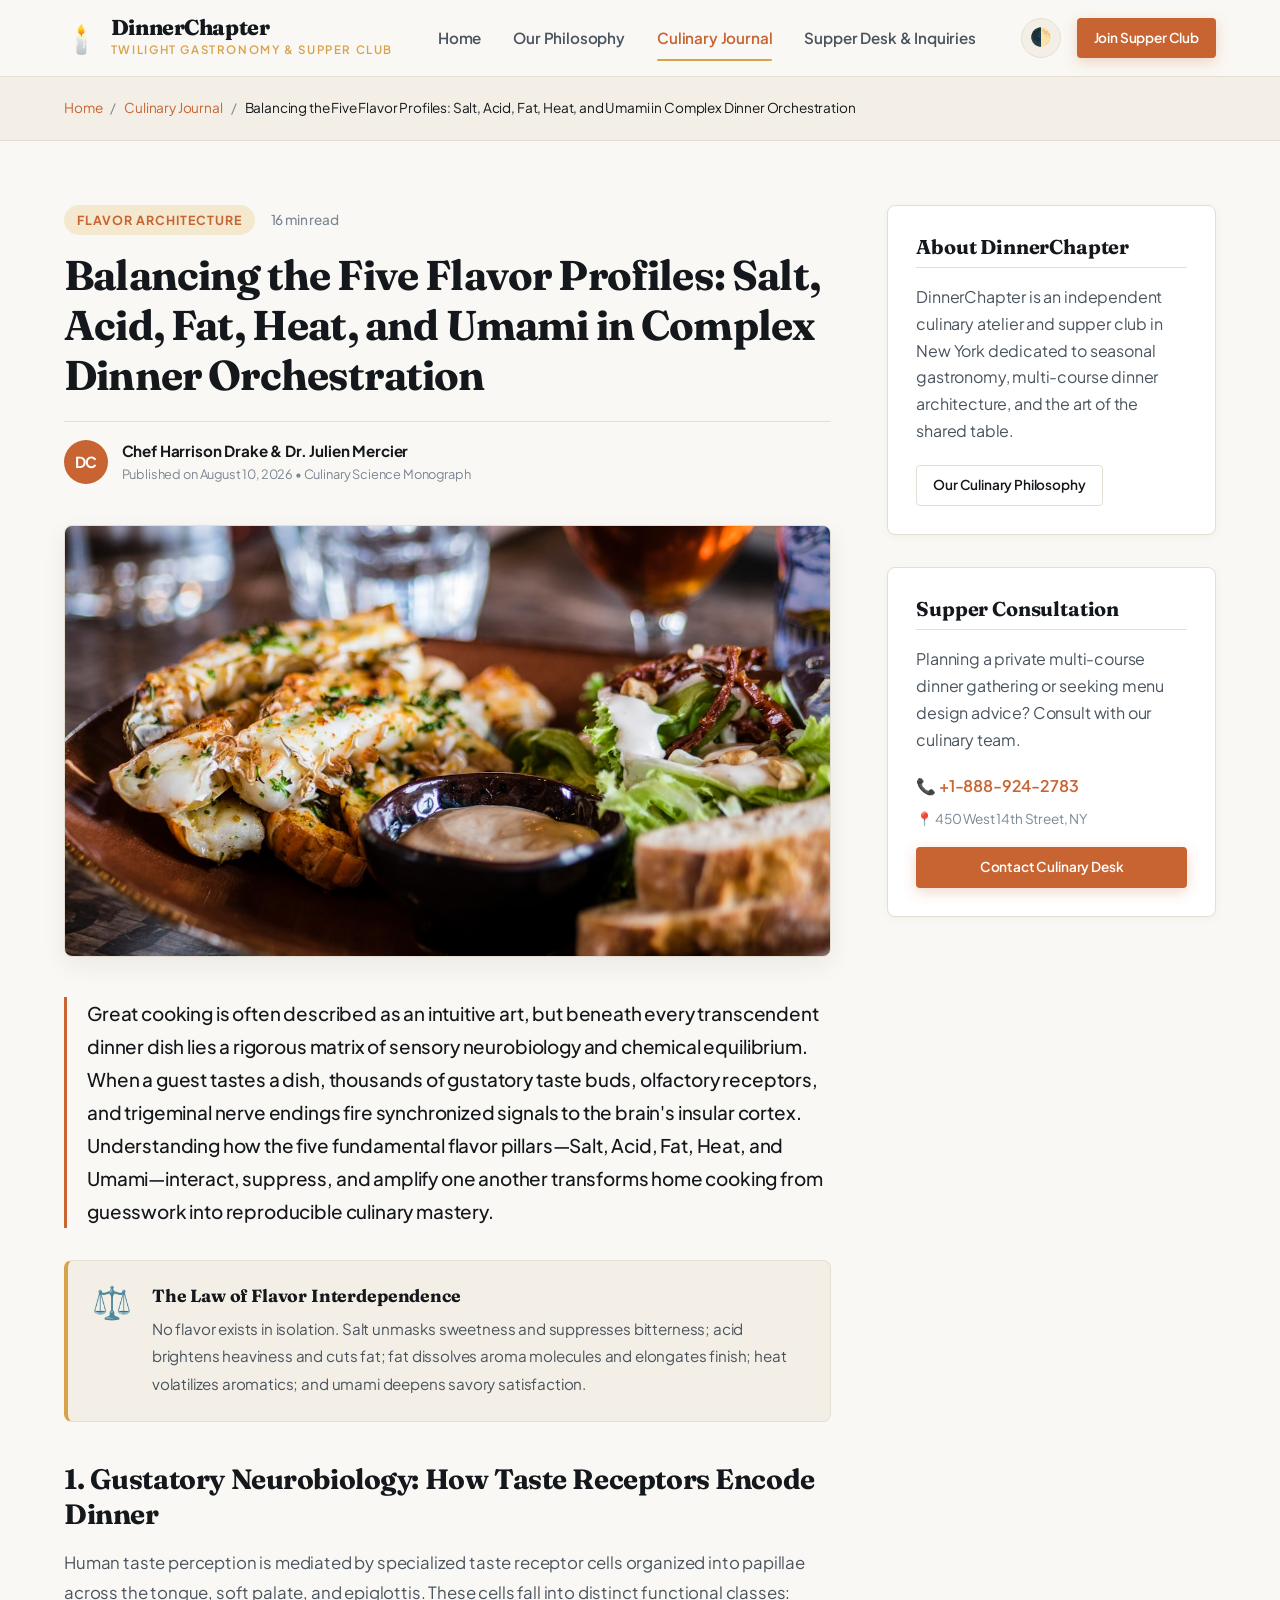
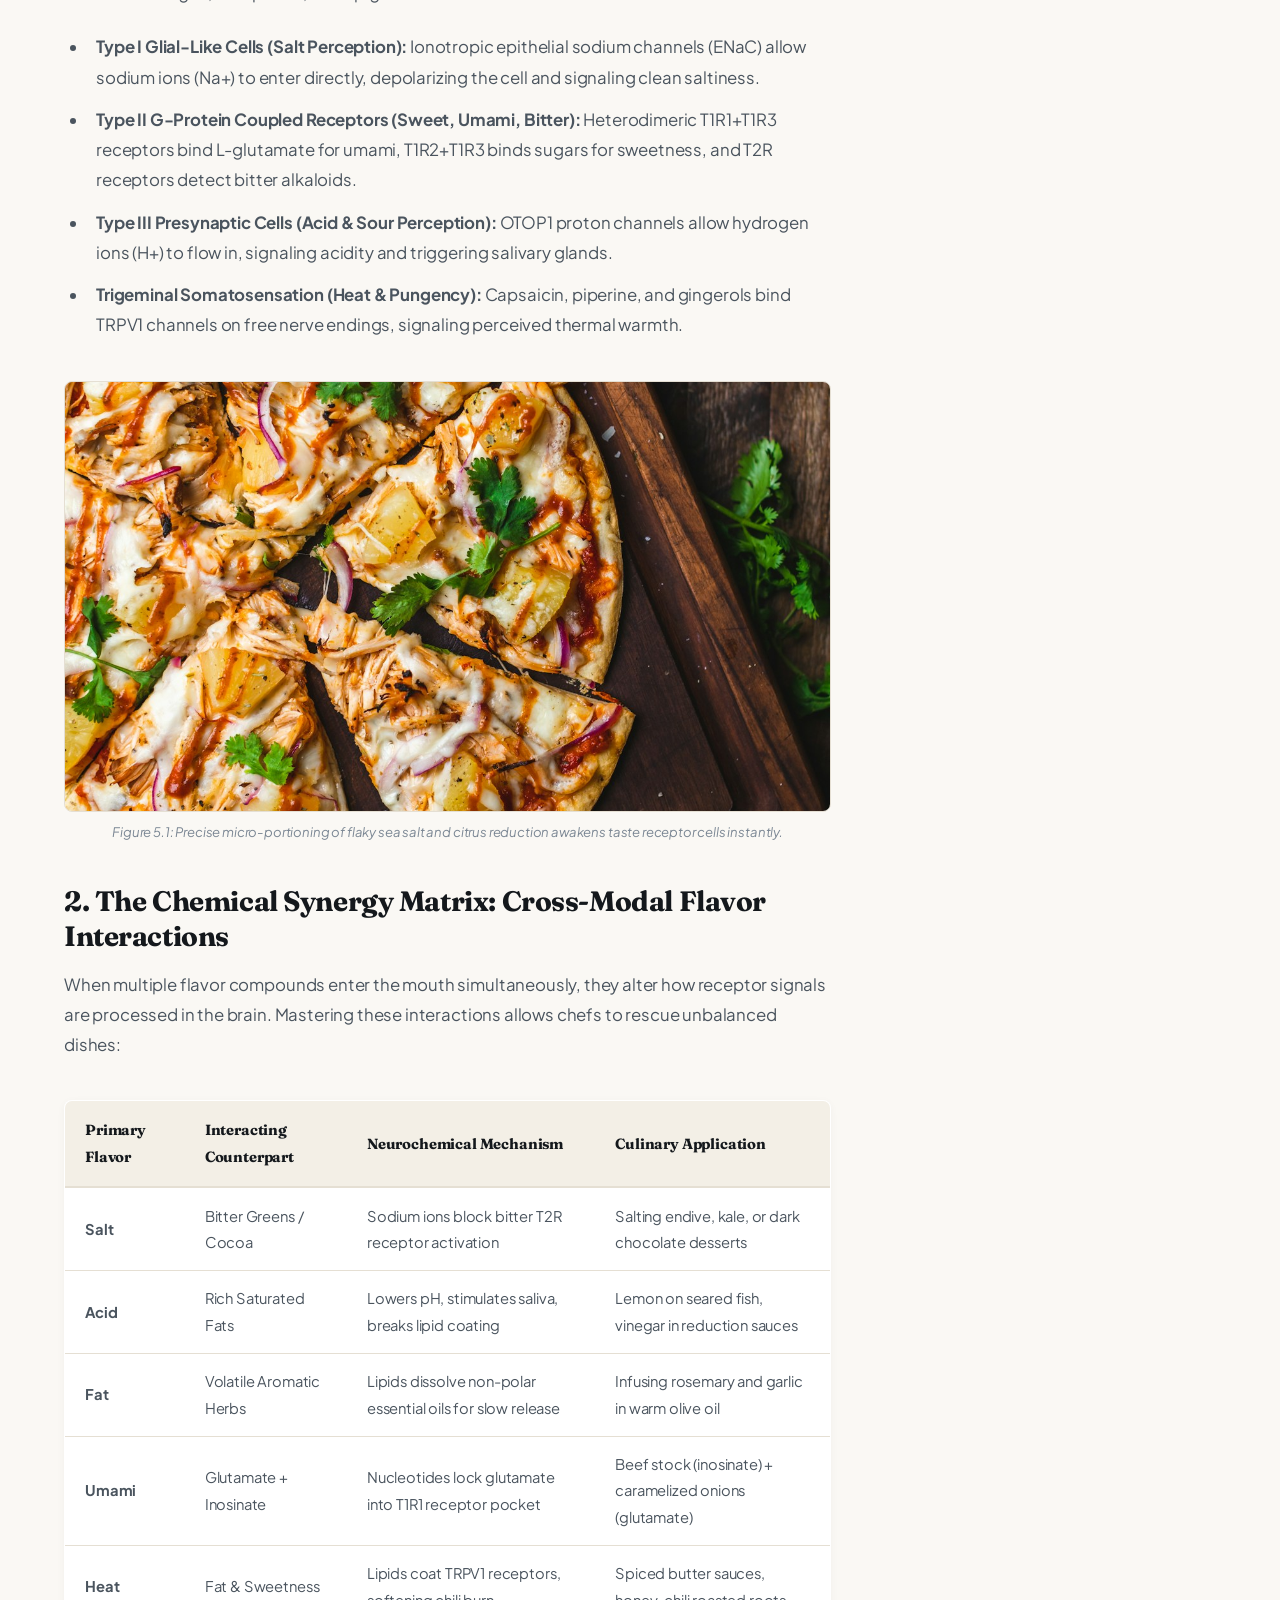
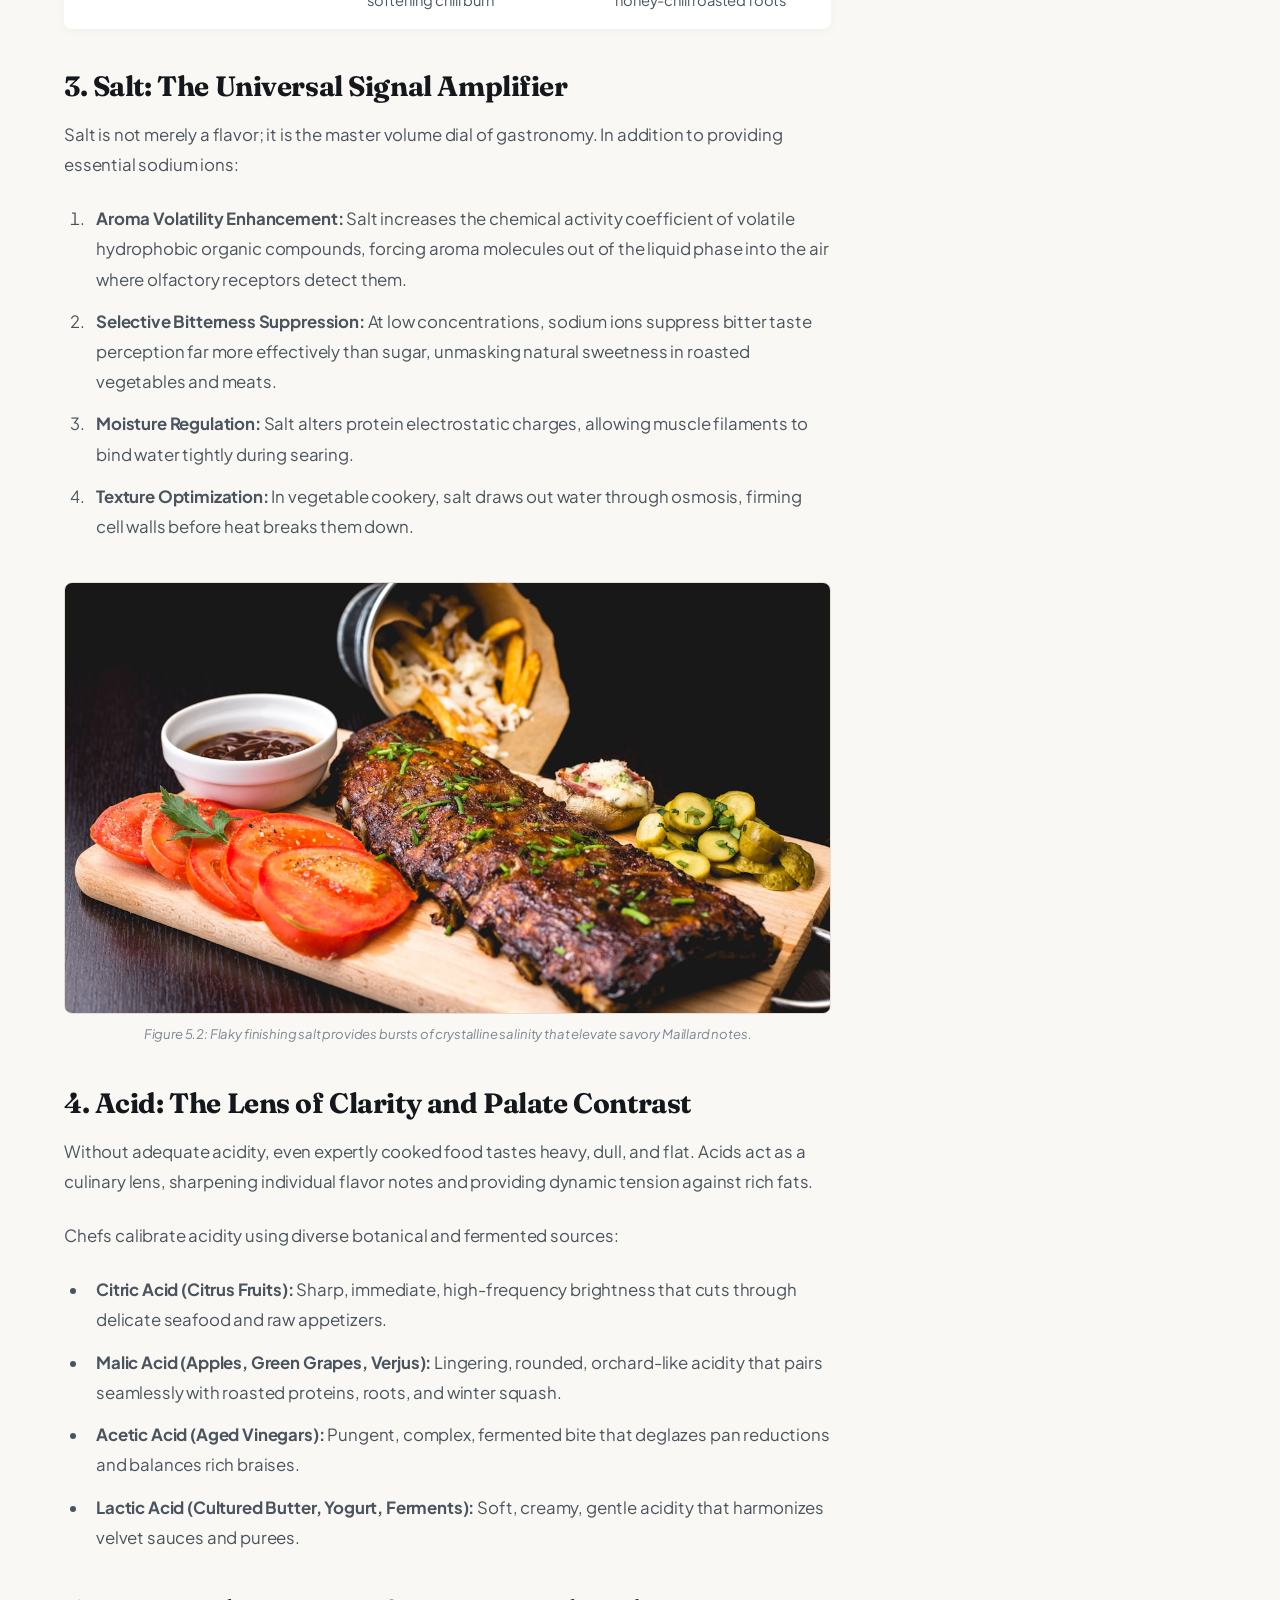
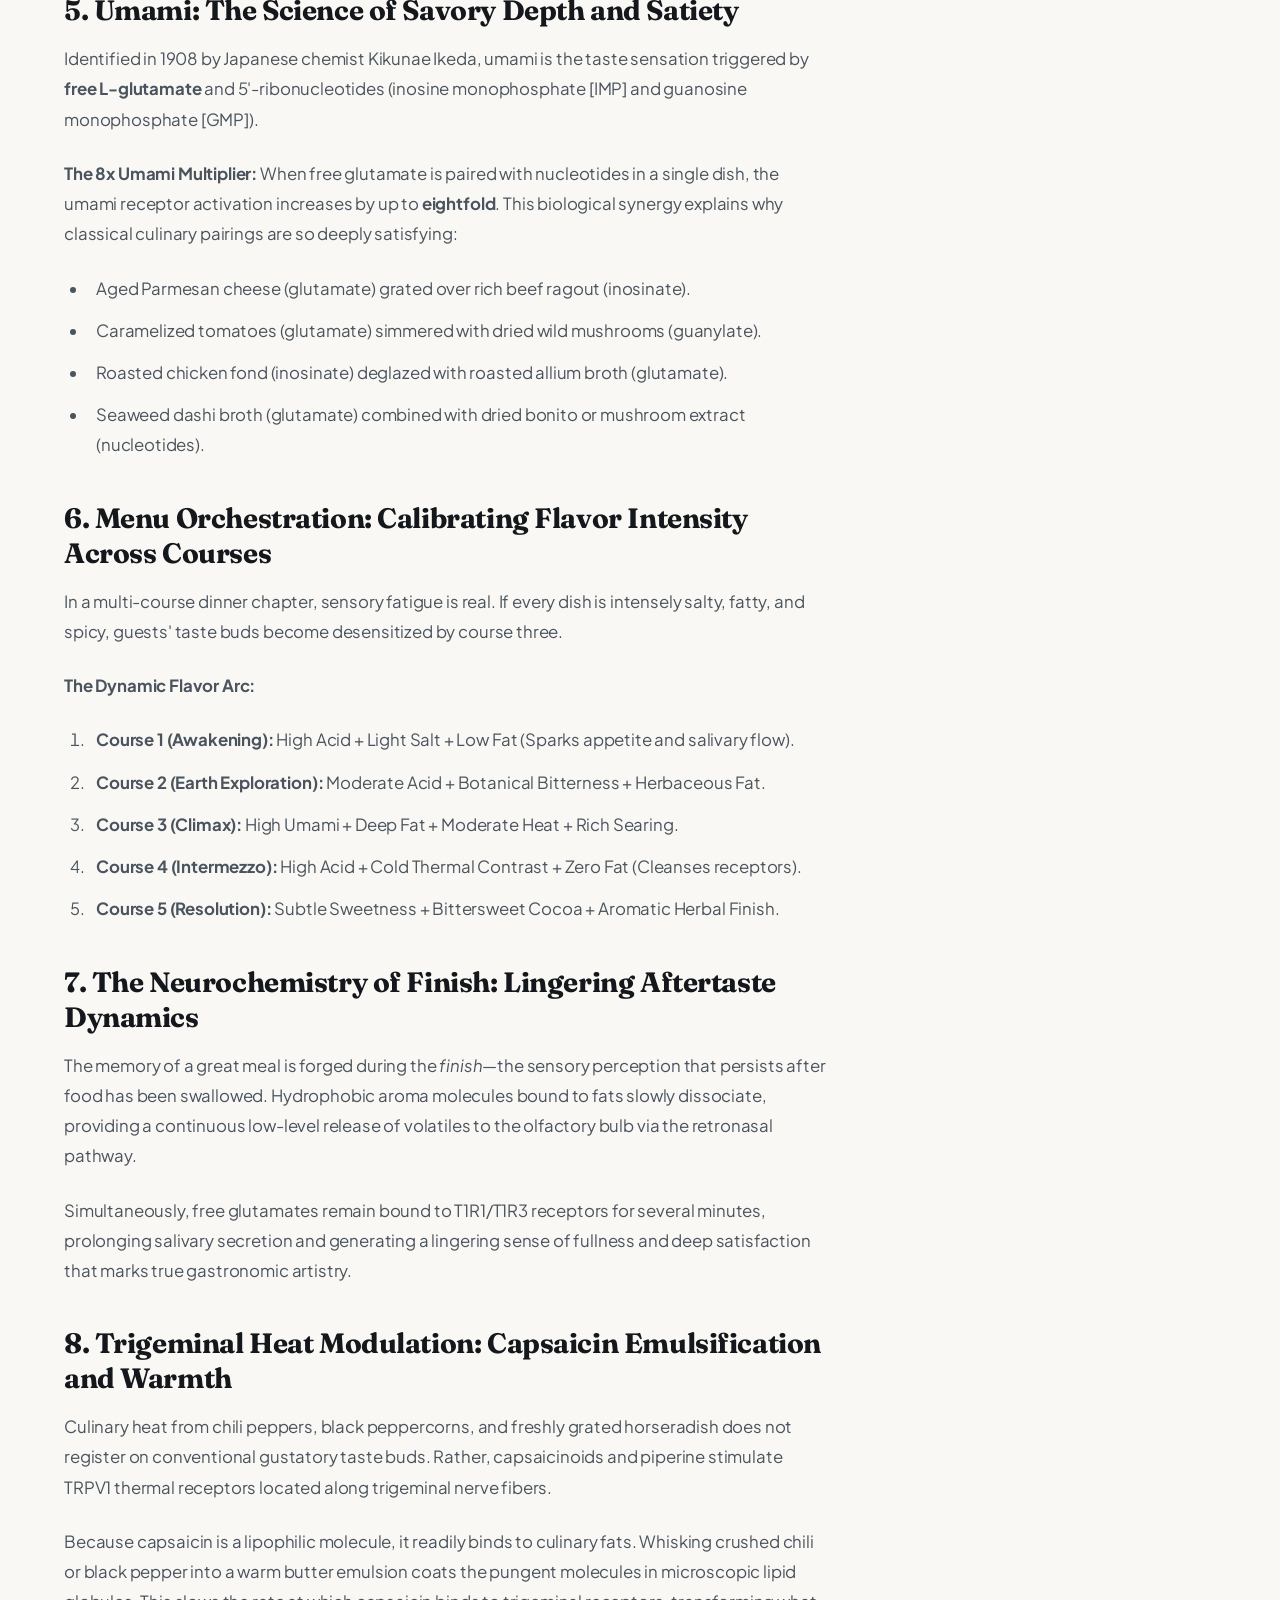
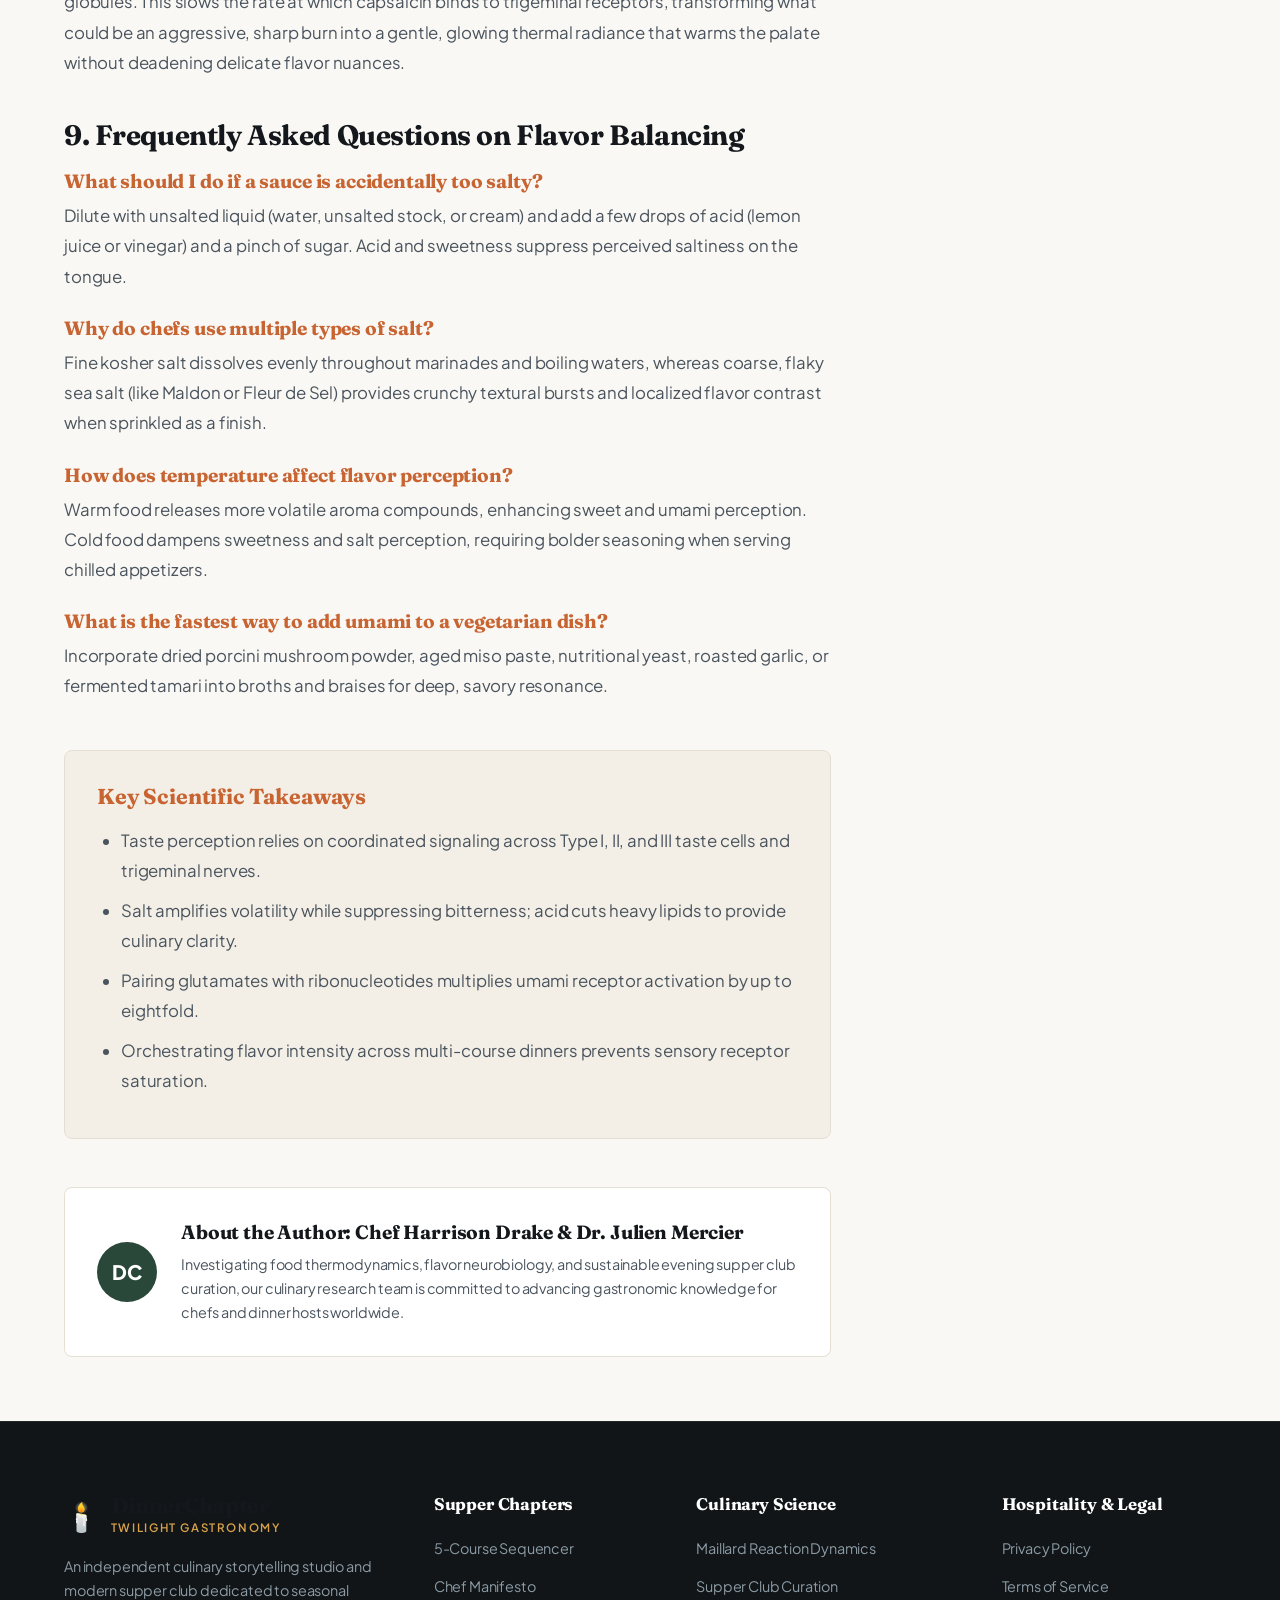
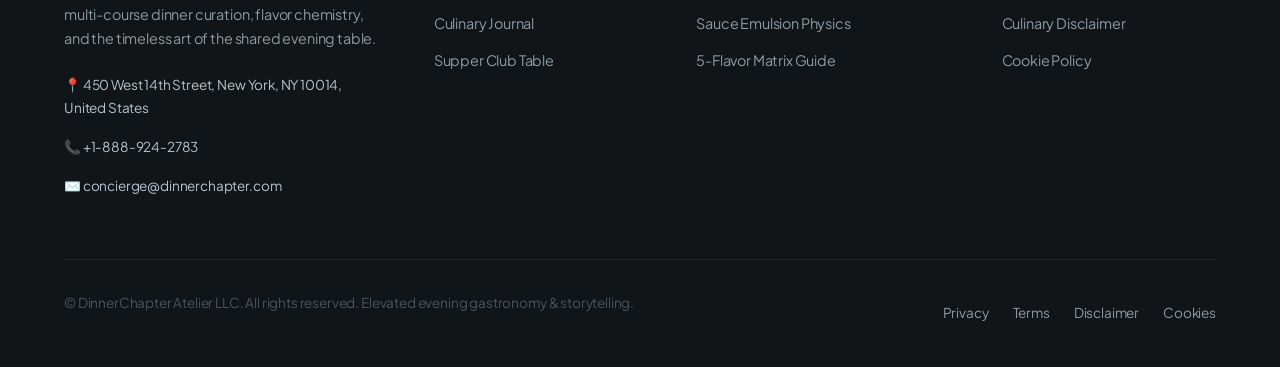
<file: blog/balancing-the-five-flavor-profiles-salt-acid-fat-heat-and-umami-in-complex-dinner-orchestration.html>
<!DOCTYPE html>
<html lang="en">
<head>
    <!-- Google Tag Manager / GA4 -->
    <script async src="https://www.googletagmanager.com/gtag/js?id=G-0LY0HY7L01"></script>
    <script>
      window.dataLayer = window.dataLayer || [];
      function gtag(){dataLayer.push(arguments);}
      gtag('js', new Date());
      gtag('config', 'G-0LY0HY7L01');
    </script>
    <meta charset="UTF-8">
    <meta name="viewport" content="width=device-width, initial-scale=1.0">
    <title>Balancing the Five Flavor Profiles: Salt, Acid, Fat, Heat, and Umami in Complex Dinner Orchestration | DinnerChapter Journal</title>
    <meta name="description" content="How gustatory neurobiology and chemical suppression/synergism create multidimensional balance across dinner courses.">
    <link rel="stylesheet" href="../style.css">
    <link rel="preconnect" href="https://fonts.googleapis.com">
    <link rel="preconnect" href="https://fonts.gstatic.com" crossorigin>
    <link href="https://fonts.googleapis.com/css2?family=Fraunces:ital,opsz,wght@0,9..144,400;0,9..144,600;0,9..144,700;0,9..144,800;1,9..144,400&family=Plus+Jakarta+Sans:ital,wght@0,300;0,400;0,500;0,600;0,700;0,800;1,400;1,600&display=swap" rel="stylesheet">
</head>
<body data-theme="light">
    <div class="reading-progress-bar" id="readingProgress"></div>

    <!-- Header -->
    <header class="site-header">
        <div class="container header-container">
            <a href="../index.html" class="brand-logo">
                <span class="brand-crest">🕯️</span>
                <div class="brand-text">
                    <span class="brand-name">DinnerChapter</span>
                    <span class="brand-sub">Twilight Gastronomy & Supper Club</span>
                </div>
            </a>
            <nav class="desktop-nav">
                <a href="../index.html" class="nav-link">Home</a>
                <a href="../about.html" class="nav-link">Our Philosophy</a>
                <a href="../blog.html" class="nav-link active">Culinary Journal</a>
                <a href="../contact.html" class="nav-link">Supper Desk & Inquiries</a>
            </nav>
            <div class="header-actions">
                <button class="theme-toggle-btn" id="themeToggle" aria-label="Toggle Theme">
                    <span class="theme-icon">🌓</span>
                </button>
                <a href="../contact.html" class="btn btn-primary btn-sm">Join Supper Club</a>
                <button class="mobile-menu-btn" id="menuToggle" aria-label="Open Navigation Menu">
                    <span></span><span></span><span></span>
                </button>
            </div>
        </div>
    </header>

    <div class="mobile-drawer" id="mobileDrawer">
        <div class="mobile-drawer-header">
            <span class="brand-name">DinnerChapter</span>
            <button class="mobile-drawer-close" id="drawerClose">&times;</button>
        </div>
        <nav class="mobile-nav-list">
            <a href="../index.html" class="mobile-nav-link">Home</a>
            <a href="../about.html" class="mobile-nav-link">Our Philosophy</a>
            <a href="../blog.html" class="mobile-nav-link active">Culinary Journal</a>
            <a href="../contact.html" class="mobile-nav-link">Supper Desk & Inquiries</a>
        </nav>
    </div>

    <main class="page-main-wrap">

        <!-- Breadcrumbs -->
        <div class="breadcrumb-container">
            <div class="container">
                <ul class="breadcrumbs">
                    <li><a href="../index.html">Home</a></li>
                    <li><a href="../blog.html">Culinary Journal</a></li>
                    <li class="active">Balancing the Five Flavor Profiles: Salt, Acid, Fat, Heat, and Umami in Complex Dinner Orchestration</li>
                </ul>
            </div>
        </div>

        <!-- Article Container -->
        <article class="article-main-container">
            <div class="container article-layout">
                <!-- Main Content Column -->
                <div class="article-content-column">
                    <header class="article-header">
                        <div class="article-meta-top">
                            <span class="article-category-badge">Flavor Architecture</span>
                            <span class="article-reading-time">16 min read</span>
                        </div>
                        <h1 class="article-title">Balancing the Five Flavor Profiles: Salt, Acid, Fat, Heat, and Umami in Complex Dinner Orchestration</h1>
                        <div class="article-byline">
                            <div class="author-avatar-badge">DC</div>
                            <div class="byline-info">
                                <span class="author-name">Chef Harrison Drake & Dr. Julien Mercier</span>
                                <span class="publish-date">Published on August 10, 2026 &bull; Culinary Science Monograph</span>
                            </div>
                        </div>
                    </header>

                    <div class="article-hero-image-wrap">
                        <img src="../images/fresh-herbs-olive-oil-garnish.jpg" alt="Balancing the Five Flavor Profiles: Salt, Acid, Fat, Heat, and Umami in Complex Dinner Orchestration">
                    </div>

                    <!-- Main Article Body -->
                    <div class="article-body-content">
                        
            <p class="lead-paragraph">
                Great cooking is often described as an intuitive art, but beneath every transcendent dinner dish lies a rigorous matrix of sensory neurobiology and chemical equilibrium. When a guest tastes a dish, thousands of gustatory taste buds, olfactory receptors, and trigeminal nerve endings fire synchronized signals to the brain's insular cortex. Understanding how the five fundamental flavor pillars—Salt, Acid, Fat, Heat, and Umami—interact, suppress, and amplify one another transforms home cooking from guesswork into reproducible culinary mastery.
            </p>

            <div class="scholarly-callout">
                <div class="callout-icon">⚖️</div>
                <div class="callout-body">
                    <h4>The Law of Flavor Interdependence</h4>
                    <p>
                        No flavor exists in isolation. Salt unmasks sweetness and suppresses bitterness; acid brightens heaviness and cuts fat; fat dissolves aroma molecules and elongates finish; heat volatilizes aromatics; and umami deepens savory satisfaction.
                    </p>
                </div>
            </div>

            <h2>1. Gustatory Neurobiology: How Taste Receptors Encode Dinner</h2>
            <p>
                Human taste perception is mediated by specialized taste receptor cells organized into papillae across the tongue, soft palate, and epiglottis. These cells fall into distinct functional classes:
            </p>
            <ul class="academic-checklist">
                <li><strong>Type I Glial-Like Cells (Salt Perception):</strong> Ionotropic epithelial sodium channels (ENaC) allow sodium ions (Na+) to enter directly, depolarizing the cell and signaling clean saltiness.</li>
                <li><strong>Type II G-Protein Coupled Receptors (Sweet, Umami, Bitter):</strong> Heterodimeric T1R1+T1R3 receptors bind L-glutamate for umami, T1R2+T1R3 binds sugars for sweetness, and T2R receptors detect bitter alkaloids.</li>
                <li><strong>Type III Presynaptic Cells (Acid & Sour Perception):</strong> OTOP1 proton channels allow hydrogen ions (H+) to flow in, signaling acidity and triggering salivary glands.</li>
                <li><strong>Trigeminal Somatosensation (Heat & Pungency):</strong> Capsaicin, piperine, and gingerols bind TRPV1 channels on free nerve endings, signaling perceived thermal warmth.</li>
            </ul>

            <div class="article-inner-image">
                <img src="../images/amuse-bouche-appetizer-course.jpg" alt="Artisanal amuse-bouche with balanced salt and acid garnishes">
                <span class="image-caption">Figure 5.1: Precise micro-portioning of flaky sea salt and citrus reduction awakens taste receptor cells instantly.</span>
            </div>

            <h2>2. The Chemical Synergy Matrix: Cross-Modal Flavor Interactions</h2>
            <p>
                When multiple flavor compounds enter the mouth simultaneously, they alter how receptor signals are processed in the brain. Mastering these interactions allows chefs to rescue unbalanced dishes:
            </p>

            <table class="academic-comparison-table">
                <thead>
                    <tr>
                        <th>Primary Flavor</th>
                        <th>Interacting Counterpart</th>
                        <th>Neurochemical Mechanism</th>
                        <th>Culinary Application</th>
                    </tr>
                </thead>
                <tbody>
                    <tr>
                        <td><strong>Salt</strong></td>
                        <td>Bitter Greens / Cocoa</td>
                        <td>Sodium ions block bitter T2R receptor activation</td>
                        <td>Salting endive, kale, or dark chocolate desserts</td>
                    </tr>
                    <tr>
                        <td><strong>Acid</strong></td>
                        <td>Rich Saturated Fats</td>
                        <td>Lowers pH, stimulates saliva, breaks lipid coating</td>
                        <td>Lemon on seared fish, vinegar in reduction sauces</td>
                    </tr>
                    <tr>
                        <td><strong>Fat</strong></td>
                        <td>Volatile Aromatic Herbs</td>
                        <td>Lipids dissolve non-polar essential oils for slow release</td>
                        <td>Infusing rosemary and garlic in warm olive oil</td>
                    </tr>
                    <tr>
                        <td><strong>Umami</strong></td>
                        <td>Glutamate + Inosinate</td>
                        <td>Nucleotides lock glutamate into T1R1 receptor pocket</td>
                        <td>Beef stock (inosinate) + caramelized onions (glutamate)</td>
                    </tr>
                    <tr>
                        <td><strong>Heat</strong></td>
                        <td>Fat & Sweetness</td>
                        <td>Lipids coat TRPV1 receptors, softening chili burn</td>
                        <td>Spiced butter sauces, honey-chili roasted roots</td>
                    </tr>
                </tbody>
            </table>

            <h2>3. Salt: The Universal Signal Amplifier</h2>
            <p>
                Salt is not merely a flavor; it is the master volume dial of gastronomy. In addition to providing essential sodium ions:
            </p>
            <ol class="academic-ordered-list">
                <li><strong>Aroma Volatility Enhancement:</strong> Salt increases the chemical activity coefficient of volatile hydrophobic organic compounds, forcing aroma molecules out of the liquid phase into the air where olfactory receptors detect them.</li>
                <li><strong>Selective Bitterness Suppression:</strong> At low concentrations, sodium ions suppress bitter taste perception far more effectively than sugar, unmasking natural sweetness in roasted vegetables and meats.</li>
                <li><strong>Moisture Regulation:</strong> Salt alters protein electrostatic charges, allowing muscle filaments to bind water tightly during searing.</li>
                <li><strong>Texture Optimization:</strong> In vegetable cookery, salt draws out water through osmosis, firming cell walls before heat breaks them down.</li>
            </ol>

            <div class="article-inner-image">
                <img src="../images/gourmet-seared-steak-dinner.jpg" alt="Seared dinner centerpiece seasoned with flaky fleur de sel">
                <span class="image-caption">Figure 5.2: Flaky finishing salt provides bursts of crystalline salinity that elevate savory Maillard notes.</span>
            </div>

            <h2>4. Acid: The Lens of Clarity and Palate Contrast</h2>
            <p>
                Without adequate acidity, even expertly cooked food tastes heavy, dull, and flat. Acids act as a culinary lens, sharpening individual flavor notes and providing dynamic tension against rich fats.
            </p>
            <p>
                Chefs calibrate acidity using diverse botanical and fermented sources:
            </p>
            <ul class="academic-checklist">
                <li><strong>Citric Acid (Citrus Fruits):</strong> Sharp, immediate, high-frequency brightness that cuts through delicate seafood and raw appetizers.</li>
                <li><strong>Malic Acid (Apples, Green Grapes, Verjus):</strong> Lingering, rounded, orchard-like acidity that pairs seamlessly with roasted proteins, roots, and winter squash.</li>
                <li><strong>Acetic Acid (Aged Vinegars):</strong> Pungent, complex, fermented bite that deglazes pan reductions and balances rich braises.</li>
                <li><strong>Lactic Acid (Cultured Butter, Yogurt, Ferments):</strong> Soft, creamy, gentle acidity that harmonizes velvet sauces and purees.</li>
            </ul>

            <h2>5. Umami: The Science of Savory Depth and Satiety</h2>
            <p>
                Identified in 1908 by Japanese chemist Kikunae Ikeda, umami is the taste sensation triggered by <strong>free L-glutamate</strong> and 5'-ribonucleotides (inosine monophosphate [IMP] and guanosine monophosphate [GMP]).
            </p>
            <p>
                <strong>The 8x Umami Multiplier:</strong> When free glutamate is paired with nucleotides in a single dish, the umami receptor activation increases by up to <strong>eightfold</strong>. This biological synergy explains why classical culinary pairings are so deeply satisfying:
            </p>
            <ul class="academic-checklist">
                <li>Aged Parmesan cheese (glutamate) grated over rich beef ragout (inosinate).</li>
                <li>Caramelized tomatoes (glutamate) simmered with dried wild mushrooms (guanylate).</li>
                <li>Roasted chicken fond (inosinate) deglazed with roasted allium broth (glutamate).</li>
                <li>Seaweed dashi broth (glutamate) combined with dried bonito or mushroom extract (nucleotides).</li>
            </ul>

            <h2>6. Menu Orchestration: Calibrating Flavor Intensity Across Courses</h2>
            <p>
                In a multi-course dinner chapter, sensory fatigue is real. If every dish is intensely salty, fatty, and spicy, guests' taste buds become desensitized by course three.
            </p>
            <p>
                <strong>The Dynamic Flavor Arc:</strong>
            </p>
            <ol class="academic-ordered-list">
                <li><strong>Course 1 (Awakening):</strong> High Acid + Light Salt + Low Fat (Sparks appetite and salivary flow).</li>
                <li><strong>Course 2 (Earth Exploration):</strong> Moderate Acid + Botanical Bitterness + Herbaceous Fat.</li>
                <li><strong>Course 3 (Climax):</strong> High Umami + Deep Fat + Moderate Heat + Rich Searing.</li>
                <li><strong>Course 4 (Intermezzo):</strong> High Acid + Cold Thermal Contrast + Zero Fat (Cleanses receptors).</li>
                <li><strong>Course 5 (Resolution):</strong> Subtle Sweetness + Bittersweet Cocoa + Aromatic Herbal Finish.</li>
            </ol>

            <h2>7. The Neurochemistry of Finish: Lingering Aftertaste Dynamics</h2>
            <p>
                The memory of a great meal is forged during the <em>finish</em>—the sensory perception that persists after food has been swallowed. Hydrophobic aroma molecules bound to fats slowly dissociate, providing a continuous low-level release of volatiles to the olfactory bulb via the retronasal pathway.
            </p>
            <p>
                Simultaneously, free glutamates remain bound to T1R1/T1R3 receptors for several minutes, prolonging salivary secretion and generating a lingering sense of fullness and deep satisfaction that marks true gastronomic artistry.
            </p>

            <h2>8. Trigeminal Heat Modulation: Capsaicin Emulsification and Warmth</h2>
            <p>
                Culinary heat from chili peppers, black peppercorns, and freshly grated horseradish does not register on conventional gustatory taste buds. Rather, capsaicinoids and piperine stimulate TRPV1 thermal receptors located along trigeminal nerve fibers.
            </p>
            <p>
                Because capsaicin is a lipophilic molecule, it readily binds to culinary fats. Whisking crushed chili or black pepper into a warm butter emulsion coats the pungent molecules in microscopic lipid globules. This slows the rate at which capsaicin binds to trigeminal receptors, transforming what could be an aggressive, sharp burn into a gentle, glowing thermal radiance that warms the palate without deadening delicate flavor nuances.
            </p>

            <h2>9. Frequently Asked Questions on Flavor Balancing</h2>
            <div class="faq-item" style="margin-bottom: 1.5rem;">
                <h4 style="color: var(--brand-primary); margin-bottom: 0.5rem;">What should I do if a sauce is accidentally too salty?</h4>
                <p>Dilute with unsalted liquid (water, unsalted stock, or cream) and add a few drops of acid (lemon juice or vinegar) and a pinch of sugar. Acid and sweetness suppress perceived saltiness on the tongue.</p>
            </div>
            <div class="faq-item" style="margin-bottom: 1.5rem;">
                <h4 style="color: var(--brand-primary); margin-bottom: 0.5rem;">Why do chefs use multiple types of salt?</h4>
                <p>Fine kosher salt dissolves evenly throughout marinades and boiling waters, whereas coarse, flaky sea salt (like Maldon or Fleur de Sel) provides crunchy textural bursts and localized flavor contrast when sprinkled as a finish.</p>
            </div>
            <div class="faq-item" style="margin-bottom: 1.5rem;">
                <h4 style="color: var(--brand-primary); margin-bottom: 0.5rem;">How does temperature affect flavor perception?</h4>
                <p>Warm food releases more volatile aroma compounds, enhancing sweet and umami perception. Cold food dampens sweetness and salt perception, requiring bolder seasoning when serving chilled appetizers.</p>
            </div>
            <div class="faq-item" style="margin-bottom: 1.5rem;">
                <h4 style="color: var(--brand-primary); margin-bottom: 0.5rem;">What is the fastest way to add umami to a vegetarian dish?</h4>
                <p>Incorporate dried porcini mushroom powder, aged miso paste, nutritional yeast, roasted garlic, or fermented tamari into broths and braises for deep, savory resonance.</p>
            </div>

            <div class="article-key-takeaways">
                <h3>Key Scientific Takeaways</h3>
                <ul>
                    <li>Taste perception relies on coordinated signaling across Type I, II, and III taste cells and trigeminal nerves.</li>
                    <li>Salt amplifies volatility while suppressing bitterness; acid cuts heavy lipids to provide culinary clarity.</li>
                    <li>Pairing glutamates with ribonucleotides multiplies umami receptor activation by up to eightfold.</li>
                    <li>Orchestrating flavor intensity across multi-course dinners prevents sensory receptor saturation.</li>
                </ul>
            </div>
        
                    </div>

                    <!-- Author Biography Footer -->
                    <footer class="article-author-bio-card">
                        <div class="bio-avatar">DC</div>
                        <div class="bio-details">
                            <h4>About the Author: Chef Harrison Drake & Dr. Julien Mercier</h4>
                            <p>
                                Investigating food thermodynamics, flavor neurobiology, and sustainable evening supper club curation, our culinary research team is committed to advancing gastronomic knowledge for chefs and dinner hosts worldwide.
                            </p>
                        </div>
                    </footer>
                </div>

                <!-- Sidebar Column -->
                <aside class="article-sidebar">
                    <div class="sidebar-widget">
                        <h3>About DinnerChapter</h3>
                        <p>DinnerChapter is an independent culinary atelier and supper club in New York dedicated to seasonal gastronomy, multi-course dinner architecture, and the art of the shared table.</p>
                        <a href="../about.html" class="btn btn-outline btn-sm">Our Culinary Philosophy</a>
                    </div>

                    <div class="sidebar-widget">
                        <h3>Supper Consultation</h3>
                        <p>Planning a private multi-course dinner gathering or seeking menu design advice? Consult with our culinary team.</p>
                        <p style="font-weight: 600; color: var(--brand-primary); margin-bottom: 0.5rem;">📞 +1-888-924-2783</p>
                        <p style="font-size: 0.85rem; color: var(--text-muted); margin-bottom: 1rem;">📍 450 West 14th Street, NY</p>
                        <a href="../contact.html" class="btn btn-primary btn-sm" style="width: 100%;">Contact Culinary Desk</a>
                    </div>
                </aside>
            </div>
        </article>
    
    </main>

    <!-- Footer -->
    <footer class="site-footer">
        <div class="container">
            <div class="footer-top">
                <div class="footer-brand-col">
                    <div class="brand-logo">
                        <span class="brand-crest">🕯️</span>
                        <div class="brand-text">
                            <span class="brand-name">DinnerChapter</span>
                            <span class="brand-sub">Twilight Gastronomy</span>
                        </div>
                    </div>
                    <p>An independent culinary storytelling studio and modern supper club dedicated to seasonal multi-course dinner curation, flavor chemistry, and the timeless art of the shared evening table.</p>
                    <div class="footer-coordinates">
                        <p>📍 450 West 14th Street, New York, NY 10014, United States</p>
                        <p>📞 +1-888-924-2783</p>
                        <p>✉️ concierge@dinnerchapter.com</p>
                    </div>
                </div>
                <div class="footer-nav-col">
                    <h4>Supper Chapters</h4>
                    <ul>
                        <li><a href="../index.html">5-Course Sequencer</a></li>
                        <li><a href="../about.html">Chef Manifesto</a></li>
                        <li><a href="../blog.html">Culinary Journal</a></li>
                        <li><a href="../contact.html">Supper Club Table</a></li>
                    </ul>
                </div>
                <div class="footer-nav-col">
                    <h4>Culinary Science</h4>
                    <ul>
                        <li><a href="the-science-of-the-maillard-reaction-protein-pyrolysis-flavor-compounds-and-steak-searing-mechanics.html">Maillard Reaction Dynamics</a></li>
                        <li><a href="the-art-of-the-modern-supper-club-curating-multi-course-narratives-tablescape-design-and-guest-dynamics.html">Supper Club Curation</a></li>
                        <li><a href="emulsion-chemistry-in-evening-sauces-hollandaise-beurre-blanc-and-velvety-reductions-demystified.html">Sauce Emulsion Physics</a></li>
                        <li><a href="balancing-the-five-flavor-profiles-salt-acid-fat-heat-and-umami-in-complex-dinner-orchestration.html">5-Flavor Matrix Guide</a></li>
                    </ul>
                </div>
                <div class="footer-nav-col">
                    <h4>Hospitality & Legal</h4>
                    <ul>
                        <li><a href="../privacy.html">Privacy Policy</a></li>
                        <li><a href="../terms.html">Terms of Service</a></li>
                        <li><a href="../disclaimer.html">Culinary Disclaimer</a></li>
                        <li><a href="../cookies.html">Cookie Policy</a></li>
                    </ul>
                </div>
            </div>
            <div class="footer-bottom">
                <p>&copy; <?php echo date('Y'); ?> DinnerChapter Atelier LLC. All rights reserved. Elevated evening gastronomy & storytelling.</p>
                <div class="footer-legal-links">
                    <a href="../privacy.html">Privacy</a>
                    <a href="../terms.html">Terms</a>
                    <a href="../disclaimer.html">Disclaimer</a>
                    <a href="../cookies.html">Cookies</a>
                </div>
            </div>
        </div>
    </footer>

    <script src="../script.js"></script>
</body>
</html>
</file>
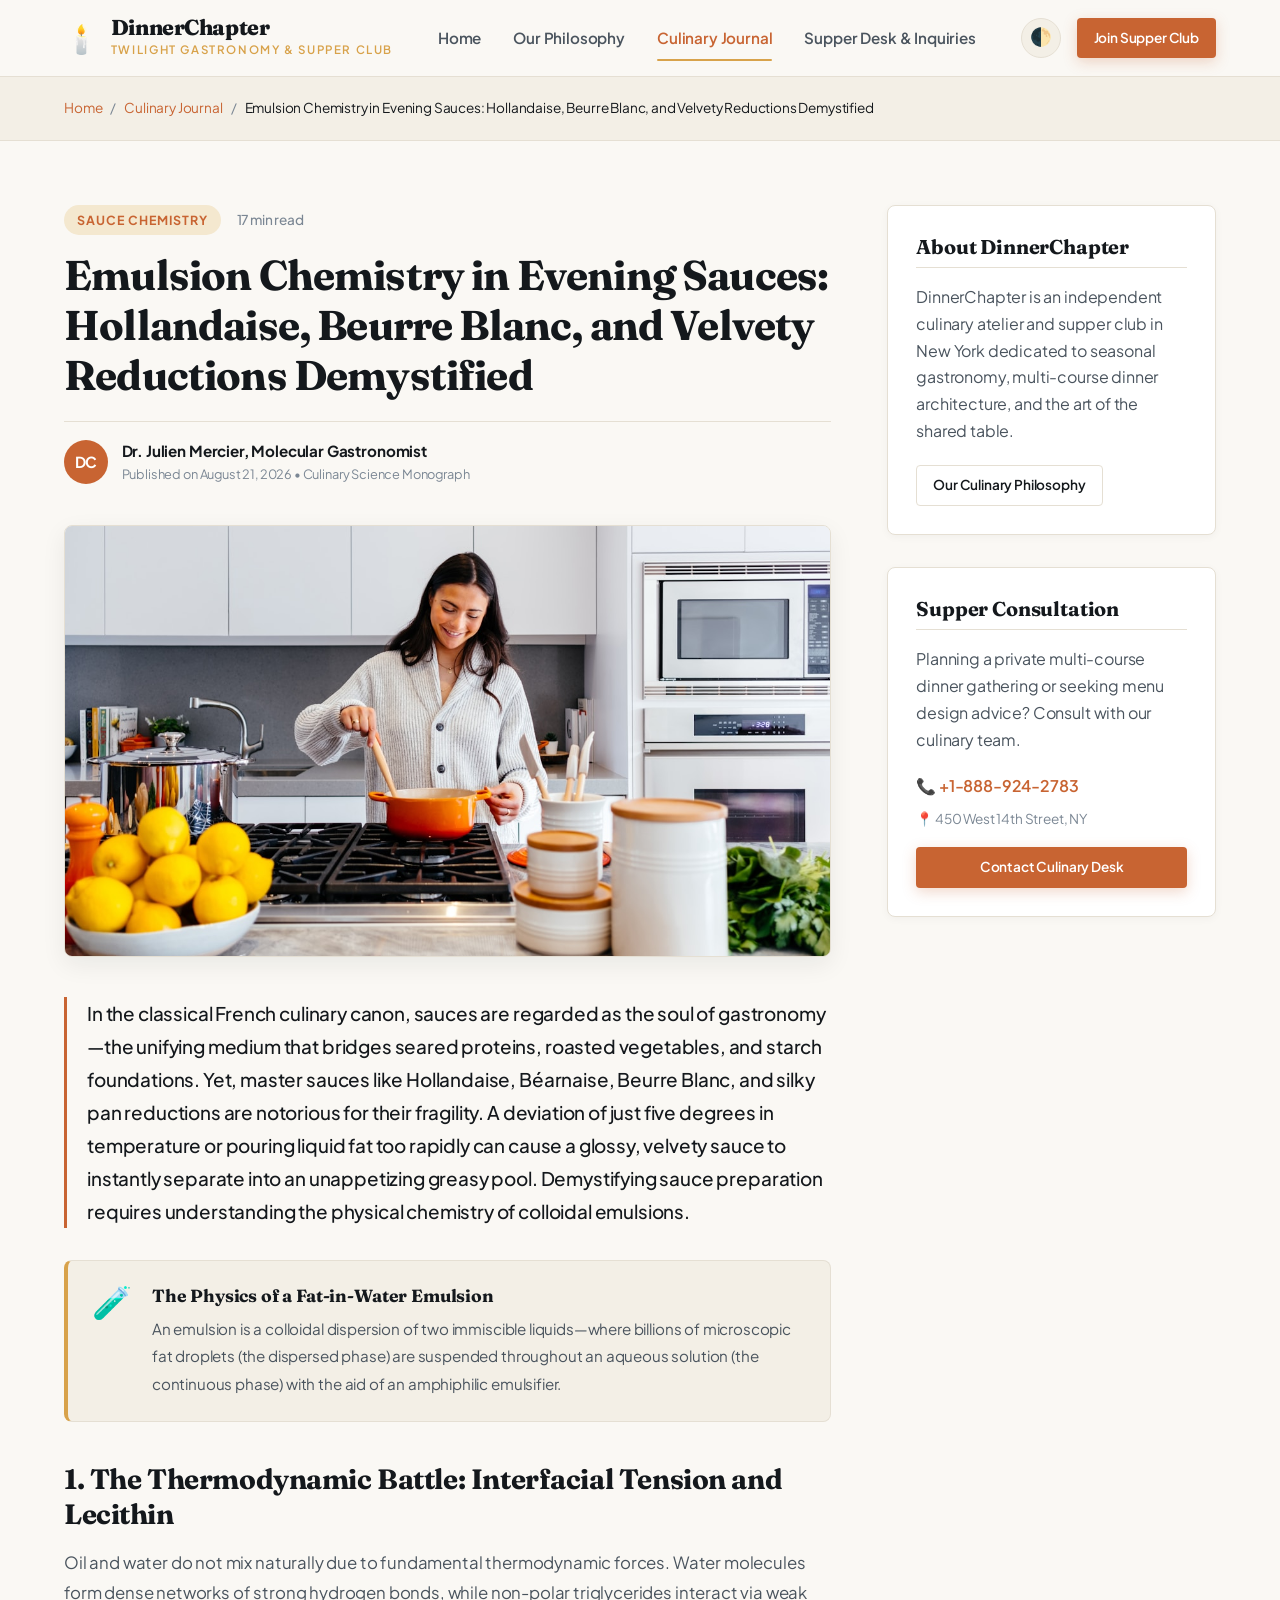
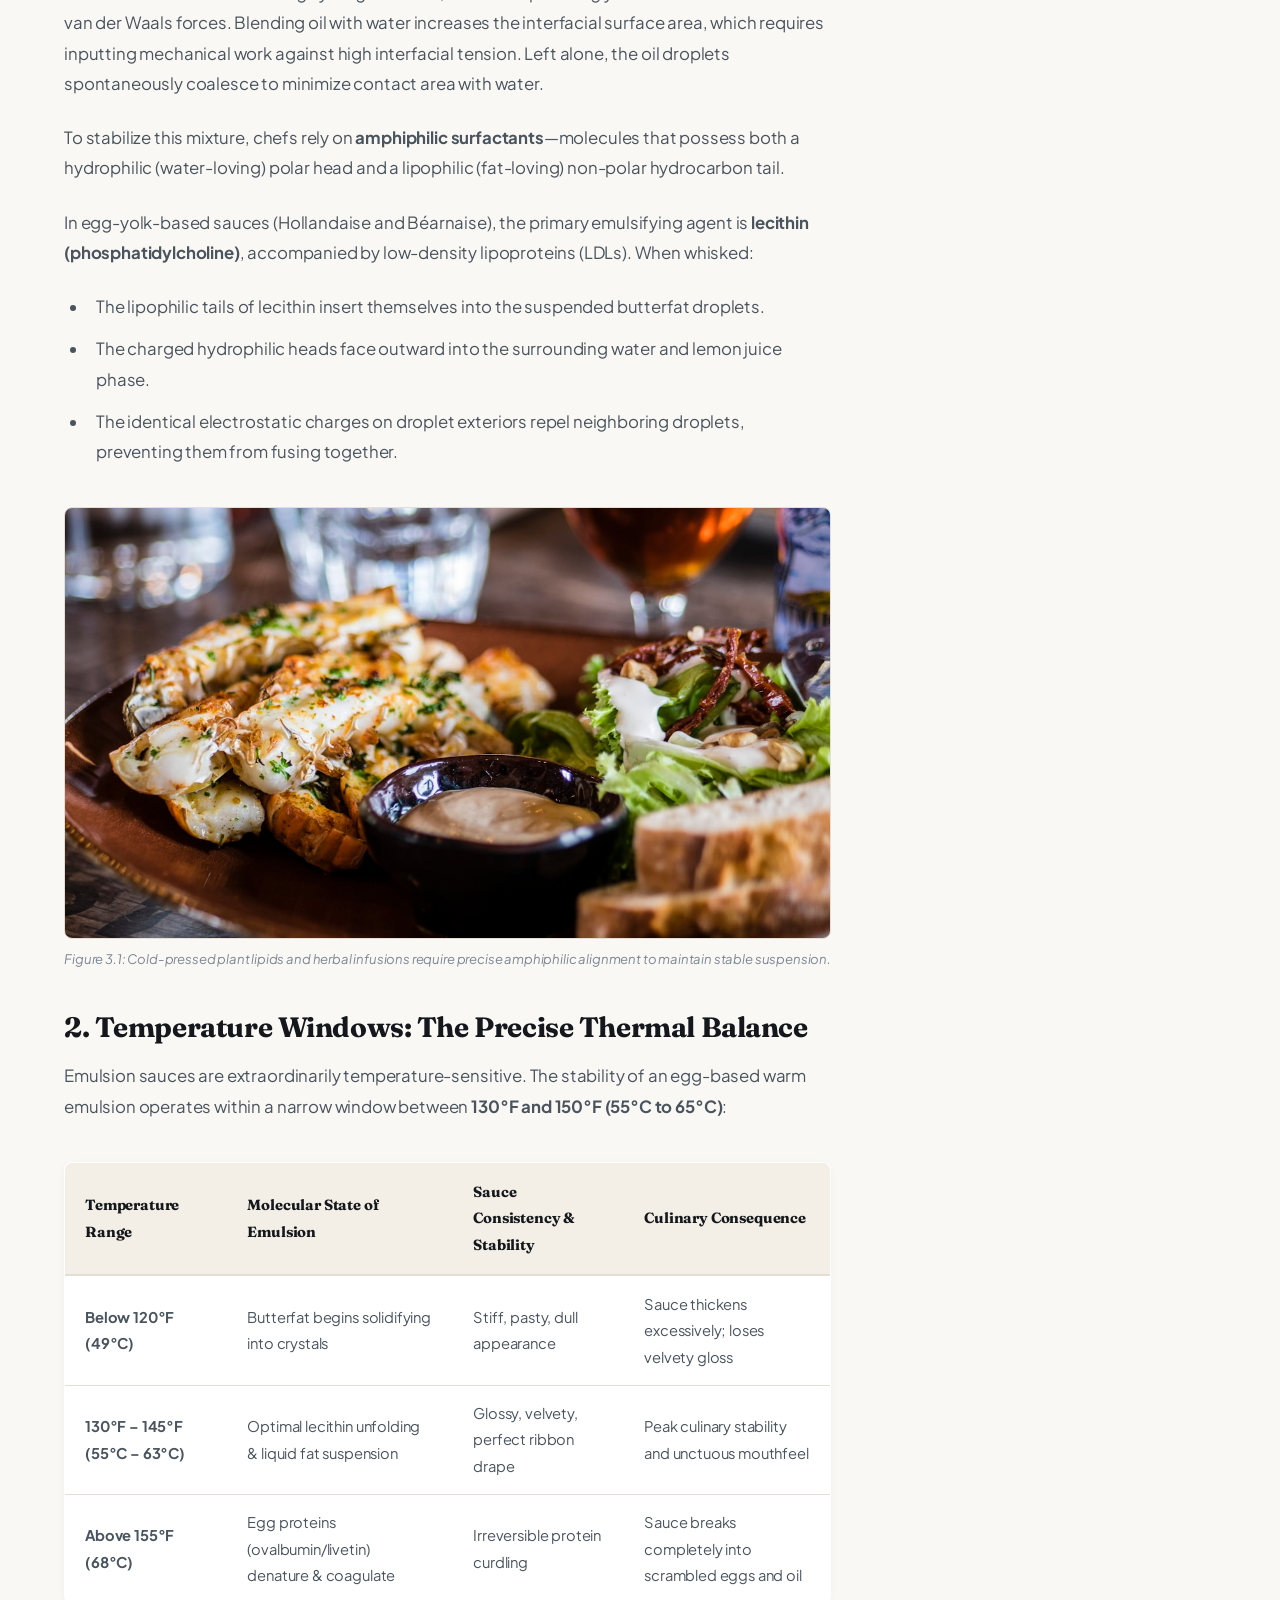
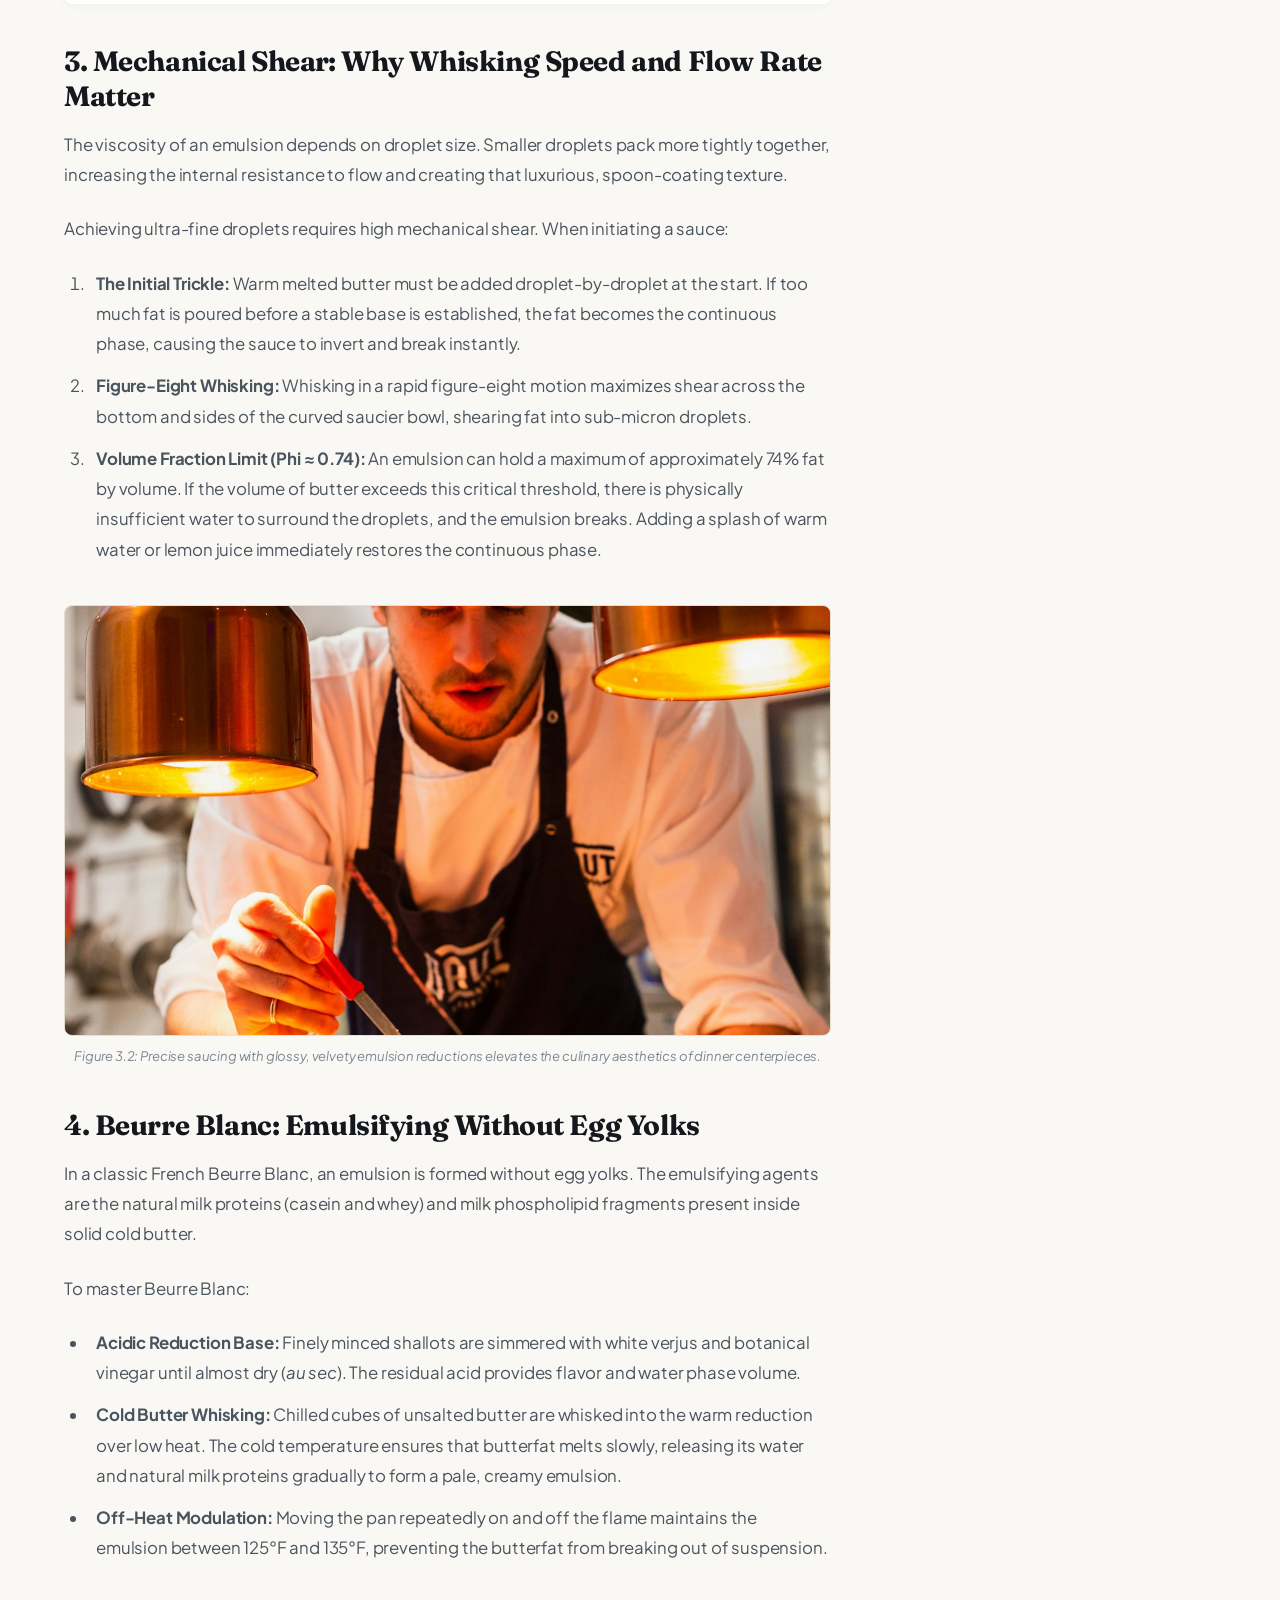
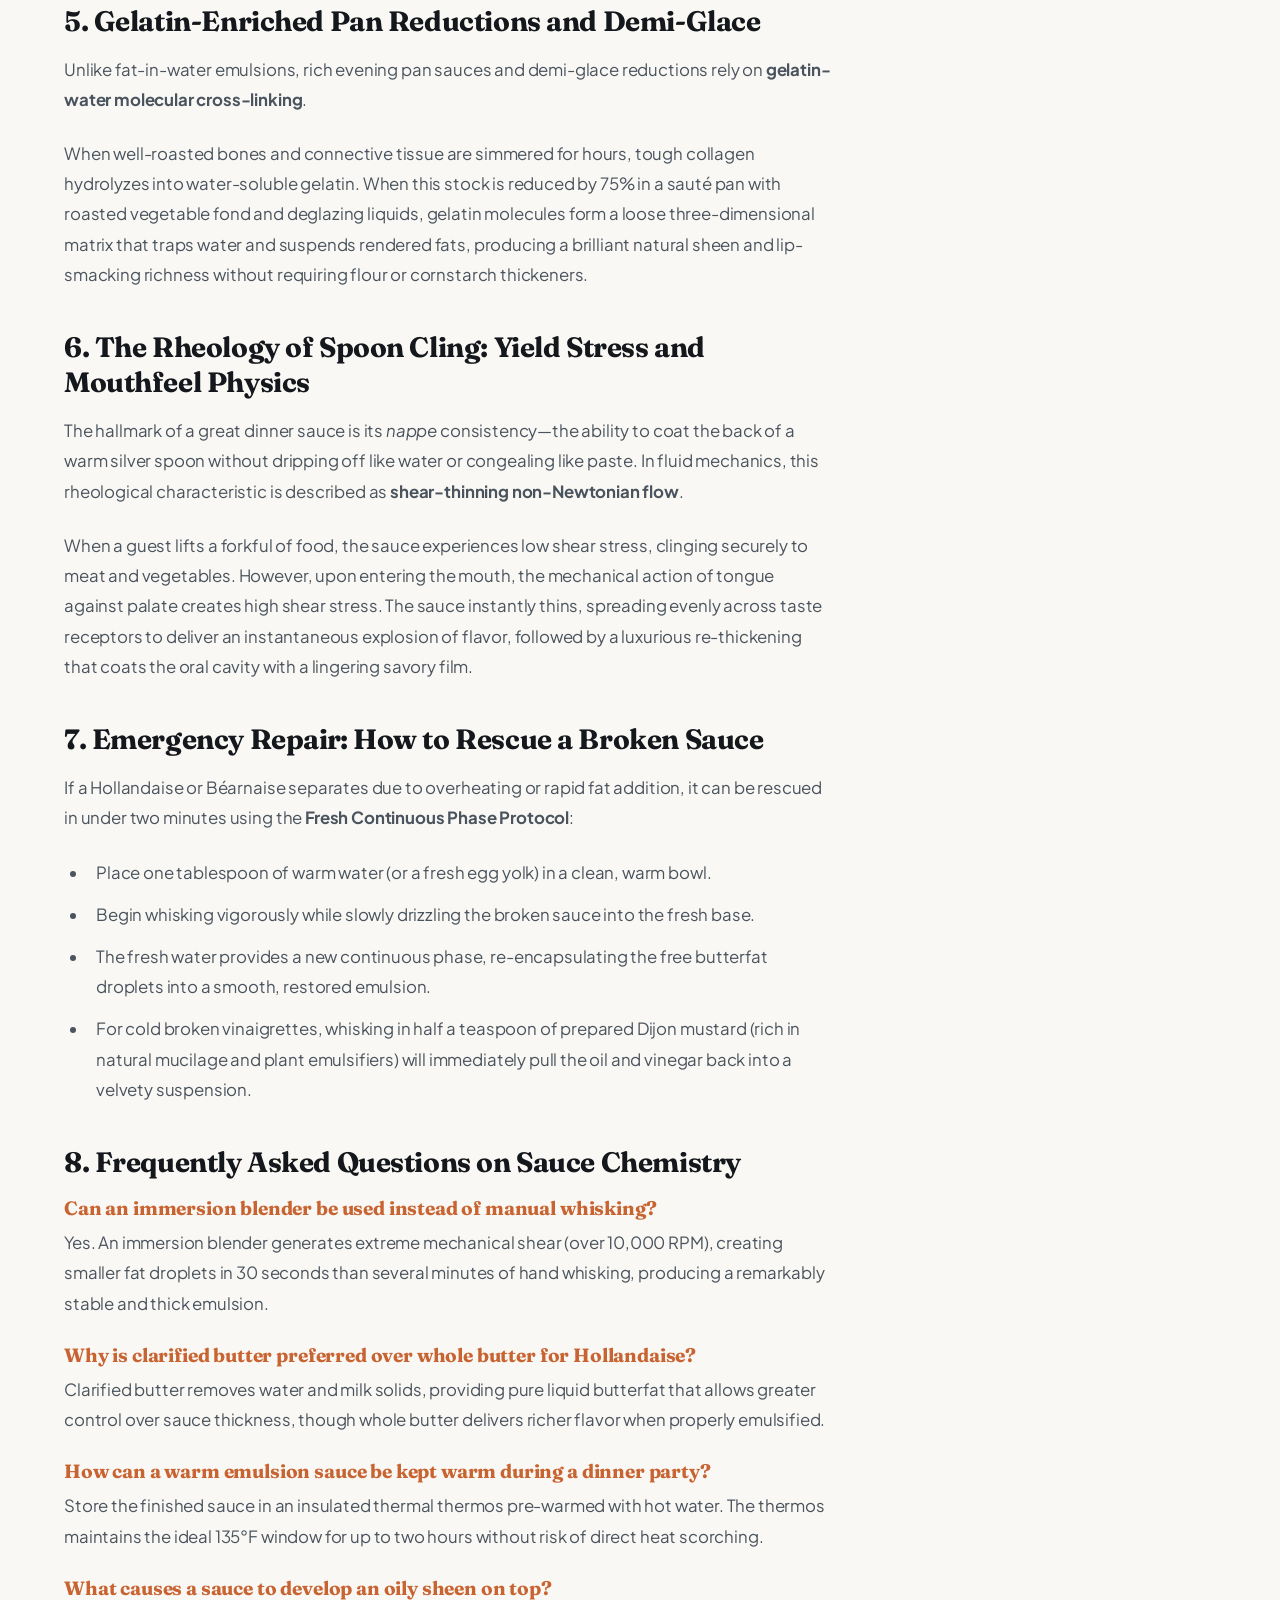
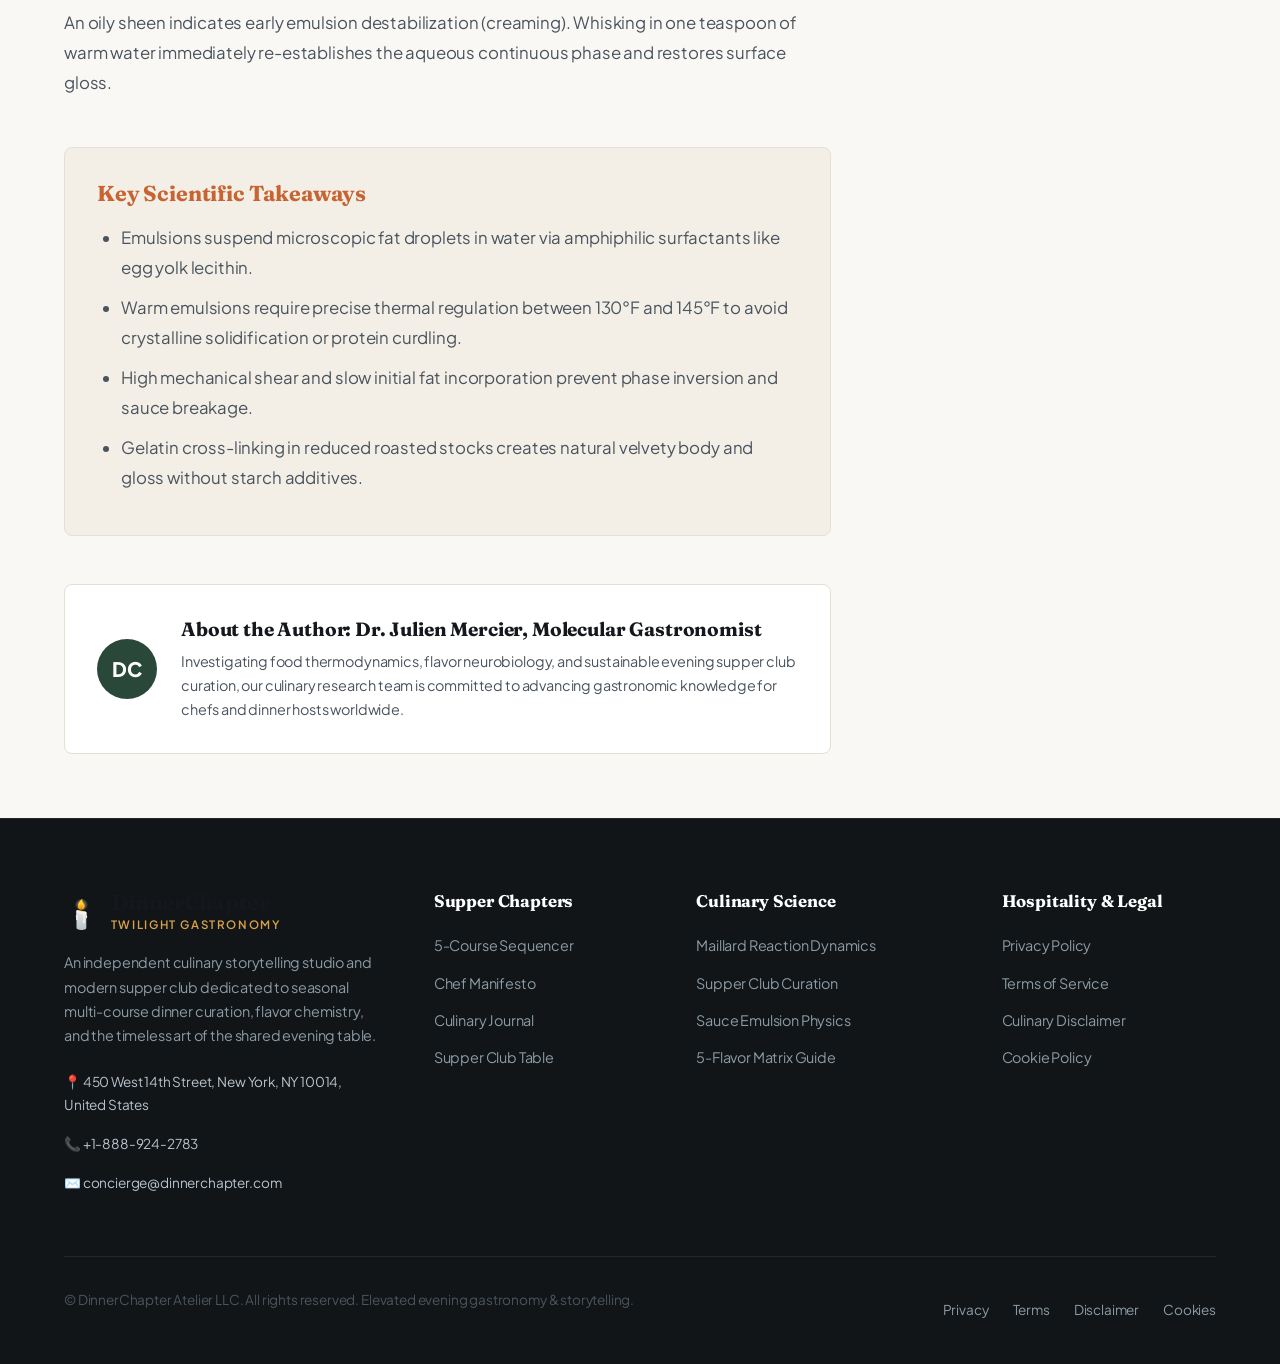
<file: blog/emulsion-chemistry-in-evening-sauces-hollandaise-beurre-blanc-and-velvety-reductions-demystified.html>
<!DOCTYPE html>
<html lang="en">
<head>
    <!-- Google Tag Manager / GA4 -->
    <script async src="https://www.googletagmanager.com/gtag/js?id=G-0LY0HY7L01"></script>
    <script>
      window.dataLayer = window.dataLayer || [];
      function gtag(){dataLayer.push(arguments);}
      gtag('js', new Date());
      gtag('config', 'G-0LY0HY7L01');
    </script>
    <meta charset="UTF-8">
    <meta name="viewport" content="width=device-width, initial-scale=1.0">
    <title>Emulsion Chemistry in Evening Sauces: Hollandaise, Beurre Blanc, and Velvety Reductions Demystified | DinnerChapter Journal</title>
    <meta name="description" content="A molecular analysis of amphiphilic lecithins, fat-in-water suspension physics, pan deglazing, and heat-induced emulsion failure prevention.">
    <link rel="stylesheet" href="../style.css">
    <link rel="preconnect" href="https://fonts.googleapis.com">
    <link rel="preconnect" href="https://fonts.gstatic.com" crossorigin>
    <link href="https://fonts.googleapis.com/css2?family=Fraunces:ital,opsz,wght@0,9..144,400;0,9..144,600;0,9..144,700;0,9..144,800;1,9..144,400&family=Plus+Jakarta+Sans:ital,wght@0,300;0,400;0,500;0,600;0,700;0,800;1,400;1,600&display=swap" rel="stylesheet">
</head>
<body data-theme="light">
    <div class="reading-progress-bar" id="readingProgress"></div>

    <!-- Header -->
    <header class="site-header">
        <div class="container header-container">
            <a href="../index.html" class="brand-logo">
                <span class="brand-crest">🕯️</span>
                <div class="brand-text">
                    <span class="brand-name">DinnerChapter</span>
                    <span class="brand-sub">Twilight Gastronomy & Supper Club</span>
                </div>
            </a>
            <nav class="desktop-nav">
                <a href="../index.html" class="nav-link">Home</a>
                <a href="../about.html" class="nav-link">Our Philosophy</a>
                <a href="../blog.html" class="nav-link active">Culinary Journal</a>
                <a href="../contact.html" class="nav-link">Supper Desk & Inquiries</a>
            </nav>
            <div class="header-actions">
                <button class="theme-toggle-btn" id="themeToggle" aria-label="Toggle Theme">
                    <span class="theme-icon">🌓</span>
                </button>
                <a href="../contact.html" class="btn btn-primary btn-sm">Join Supper Club</a>
                <button class="mobile-menu-btn" id="menuToggle" aria-label="Open Navigation Menu">
                    <span></span><span></span><span></span>
                </button>
            </div>
        </div>
    </header>

    <div class="mobile-drawer" id="mobileDrawer">
        <div class="mobile-drawer-header">
            <span class="brand-name">DinnerChapter</span>
            <button class="mobile-drawer-close" id="drawerClose">&times;</button>
        </div>
        <nav class="mobile-nav-list">
            <a href="../index.html" class="mobile-nav-link">Home</a>
            <a href="../about.html" class="mobile-nav-link">Our Philosophy</a>
            <a href="../blog.html" class="mobile-nav-link active">Culinary Journal</a>
            <a href="../contact.html" class="mobile-nav-link">Supper Desk & Inquiries</a>
        </nav>
    </div>

    <main class="page-main-wrap">

        <!-- Breadcrumbs -->
        <div class="breadcrumb-container">
            <div class="container">
                <ul class="breadcrumbs">
                    <li><a href="../index.html">Home</a></li>
                    <li><a href="../blog.html">Culinary Journal</a></li>
                    <li class="active">Emulsion Chemistry in Evening Sauces: Hollandaise, Beurre Blanc, and Velvety Reductions Demystified</li>
                </ul>
            </div>
        </div>

        <!-- Article Container -->
        <article class="article-main-container">
            <div class="container article-layout">
                <!-- Main Content Column -->
                <div class="article-content-column">
                    <header class="article-header">
                        <div class="article-meta-top">
                            <span class="article-category-badge">Sauce Chemistry</span>
                            <span class="article-reading-time">17 min read</span>
                        </div>
                        <h1 class="article-title">Emulsion Chemistry in Evening Sauces: Hollandaise, Beurre Blanc, and Velvety Reductions Demystified</h1>
                        <div class="article-byline">
                            <div class="author-avatar-badge">DC</div>
                            <div class="byline-info">
                                <span class="author-name">Dr. Julien Mercier, Molecular Gastronomist</span>
                                <span class="publish-date">Published on August 21, 2026 &bull; Culinary Science Monograph</span>
                            </div>
                        </div>
                    </header>

                    <div class="article-hero-image-wrap">
                        <img src="../images/culinary-sauce-reduction-pan.jpg" alt="Emulsion Chemistry in Evening Sauces: Hollandaise, Beurre Blanc, and Velvety Reductions Demystified">
                    </div>

                    <!-- Main Article Body -->
                    <div class="article-body-content">
                        
            <p class="lead-paragraph">
                In the classical French culinary canon, sauces are regarded as the soul of gastronomy—the unifying medium that bridges seared proteins, roasted vegetables, and starch foundations. Yet, master sauces like Hollandaise, Béarnaise, Beurre Blanc, and silky pan reductions are notorious for their fragility. A deviation of just five degrees in temperature or pouring liquid fat too rapidly can cause a glossy, velvety sauce to instantly separate into an unappetizing greasy pool. Demystifying sauce preparation requires understanding the physical chemistry of colloidal emulsions.
            </p>

            <div class="scholarly-callout">
                <div class="callout-icon">🧪</div>
                <div class="callout-body">
                    <h4>The Physics of a Fat-in-Water Emulsion</h4>
                    <p>
                        An emulsion is a colloidal dispersion of two immiscible liquids—where billions of microscopic fat droplets (the dispersed phase) are suspended throughout an aqueous solution (the continuous phase) with the aid of an amphiphilic emulsifier.
                    </p>
                </div>
            </div>

            <h2>1. The Thermodynamic Battle: Interfacial Tension and Lecithin</h2>
            <p>
                Oil and water do not mix naturally due to fundamental thermodynamic forces. Water molecules form dense networks of strong hydrogen bonds, while non-polar triglycerides interact via weak van der Waals forces. Blending oil with water increases the interfacial surface area, which requires inputting mechanical work against high interfacial tension. Left alone, the oil droplets spontaneously coalesce to minimize contact area with water.
            </p>
            <p>
                To stabilize this mixture, chefs rely on <strong>amphiphilic surfactants</strong>—molecules that possess both a hydrophilic (water-loving) polar head and a lipophilic (fat-loving) non-polar hydrocarbon tail.
            </p>
            <p>
                In egg-yolk-based sauces (Hollandaise and Béarnaise), the primary emulsifying agent is <strong>lecithin (phosphatidylcholine)</strong>, accompanied by low-density lipoproteins (LDLs). When whisked:
            </p>
            <ul class="academic-checklist">
                <li>The lipophilic tails of lecithin insert themselves into the suspended butterfat droplets.</li>
                <li>The charged hydrophilic heads face outward into the surrounding water and lemon juice phase.</li>
                <li>The identical electrostatic charges on droplet exteriors repel neighboring droplets, preventing them from fusing together.</li>
            </ul>

            <div class="article-inner-image">
                <img src="../images/fresh-herbs-olive-oil-garnish.jpg" alt="Fresh culinary herbs, garlic, and cold-pressed extra virgin olive oil">
                <span class="image-caption">Figure 3.1: Cold-pressed plant lipids and herbal infusions require precise amphiphilic alignment to maintain stable suspension.</span>
            </div>

            <h2>2. Temperature Windows: The Precise Thermal Balance</h2>
            <p>
                Emulsion sauces are extraordinarily temperature-sensitive. The stability of an egg-based warm emulsion operates within a narrow window between <strong>130&deg;F and 150&deg;F (55&deg;C to 65&deg;C)</strong>:
            </p>

            <table class="academic-comparison-table">
                <thead>
                    <tr>
                        <th>Temperature Range</th>
                        <th>Molecular State of Emulsion</th>
                        <th>Sauce Consistency & Stability</th>
                        <th>Culinary Consequence</th>
                    </tr>
                </thead>
                <tbody>
                    <tr>
                        <td><strong>Below 120&deg;F (49&deg;C)</strong></td>
                        <td>Butterfat begins solidifying into crystals</td>
                        <td>Stiff, pasty, dull appearance</td>
                        <td>Sauce thickens excessively; loses velvety gloss</td>
                    </tr>
                    <tr>
                        <td><strong>130&deg;F &ndash; 145&deg;F (55&deg;C &ndash; 63&deg;C)</strong></td>
                        <td>Optimal lecithin unfolding & liquid fat suspension</td>
                        <td>Glossy, velvety, perfect ribbon drape</td>
                        <td>Peak culinary stability and unctuous mouthfeel</td>
                    </tr>
                    <tr>
                        <td><strong>Above 155&deg;F (68&deg;C)</strong></td>
                        <td>Egg proteins (ovalbumin/livetin) denature & coagulate</td>
                        <td>Irreversible protein curdling</td>
                        <td>Sauce breaks completely into scrambled eggs and oil</td>
                    </tr>
                </tbody>
            </table>

            <h2>3. Mechanical Shear: Why Whisking Speed and Flow Rate Matter</h2>
            <p>
                The viscosity of an emulsion depends on droplet size. Smaller droplets pack more tightly together, increasing the internal resistance to flow and creating that luxurious, spoon-coating texture.
            </p>
            <p>
                Achieving ultra-fine droplets requires high mechanical shear. When initiating a sauce:
            </p>
            <ol class="academic-ordered-list">
                <li><strong>The Initial Trickle:</strong> Warm melted butter must be added droplet-by-droplet at the start. If too much fat is poured before a stable base is established, the fat becomes the continuous phase, causing the sauce to invert and break instantly.</li>
                <li><strong>Figure-Eight Whisking:</strong> Whisking in a rapid figure-eight motion maximizes shear across the bottom and sides of the curved saucier bowl, shearing fat into sub-micron droplets.</li>
                <li><strong>Volume Fraction Limit (Phi &approx; 0.74):</strong> An emulsion can hold a maximum of approximately 74% fat by volume. If the volume of butter exceeds this critical threshold, there is physically insufficient water to surround the droplets, and the emulsion breaks. Adding a splash of warm water or lemon juice immediately restores the continuous phase.</li>
            </ol>

            <div class="article-inner-image">
                <img src="../images/chef-plating-culinary-art.jpg" alt="Chef plating multi-course dinner with saucing spoon">
                <span class="image-caption">Figure 3.2: Precise saucing with glossy, velvety emulsion reductions elevates the culinary aesthetics of dinner centerpieces.</span>
            </div>

            <h2>4. Beurre Blanc: Emulsifying Without Egg Yolks</h2>
            <p>
                In a classic French Beurre Blanc, an emulsion is formed without egg yolks. The emulsifying agents are the natural milk proteins (casein and whey) and milk phospholipid fragments present inside solid cold butter.
            </p>
            <p>
                To master Beurre Blanc:
            </p>
            <ul class="academic-checklist">
                <li><strong>Acidic Reduction Base:</strong> Finely minced shallots are simmered with white verjus and botanical vinegar until almost dry (<em>au sec</em>). The residual acid provides flavor and water phase volume.</li>
                <li><strong>Cold Butter Whisking:</strong> Chilled cubes of unsalted butter are whisked into the warm reduction over low heat. The cold temperature ensures that butterfat melts slowly, releasing its water and natural milk proteins gradually to form a pale, creamy emulsion.</li>
                <li><strong>Off-Heat Modulation:</strong> Moving the pan repeatedly on and off the flame maintains the emulsion between 125&deg;F and 135&deg;F, preventing the butterfat from breaking out of suspension.</li>
            </ul>

            <h2>5. Gelatin-Enriched Pan Reductions and Demi-Glace</h2>
            <p>
                Unlike fat-in-water emulsions, rich evening pan sauces and demi-glace reductions rely on <strong>gelatin-water molecular cross-linking</strong>.
            </p>
            <p>
                When well-roasted bones and connective tissue are simmered for hours, tough collagen hydrolyzes into water-soluble gelatin. When this stock is reduced by 75% in a sauté pan with roasted vegetable fond and deglazing liquids, gelatin molecules form a loose three-dimensional matrix that traps water and suspends rendered fats, producing a brilliant natural sheen and lip-smacking richness without requiring flour or cornstarch thickeners.
            </p>

            <h2>6. The Rheology of Spoon Cling: Yield Stress and Mouthfeel Physics</h2>
            <p>
                The hallmark of a great dinner sauce is its <em>nappe</em> consistency—the ability to coat the back of a warm silver spoon without dripping off like water or congealing like paste. In fluid mechanics, this rheological characteristic is described as <strong>shear-thinning non-Newtonian flow</strong>.
            </p>
            <p>
                When a guest lifts a forkful of food, the sauce experiences low shear stress, clinging securely to meat and vegetables. However, upon entering the mouth, the mechanical action of tongue against palate creates high shear stress. The sauce instantly thins, spreading evenly across taste receptors to deliver an instantaneous explosion of flavor, followed by a luxurious re-thickening that coats the oral cavity with a lingering savory film.
            </p>

            <h2>7. Emergency Repair: How to Rescue a Broken Sauce</h2>
            <p>
                If a Hollandaise or Béarnaise separates due to overheating or rapid fat addition, it can be rescued in under two minutes using the <strong>Fresh Continuous Phase Protocol</strong>:
            </p>
            <ul class="academic-checklist">
                <li>Place one tablespoon of warm water (or a fresh egg yolk) in a clean, warm bowl.</li>
                <li>Begin whisking vigorously while slowly drizzling the broken sauce into the fresh base.</li>
                <li>The fresh water provides a new continuous phase, re-encapsulating the free butterfat droplets into a smooth, restored emulsion.</li>
                <li>For cold broken vinaigrettes, whisking in half a teaspoon of prepared Dijon mustard (rich in natural mucilage and plant emulsifiers) will immediately pull the oil and vinegar back into a velvety suspension.</li>
            </ul>

            <h2>8. Frequently Asked Questions on Sauce Chemistry</h2>
            <div class="faq-item" style="margin-bottom: 1.5rem;">
                <h4 style="color: var(--brand-primary); margin-bottom: 0.5rem;">Can an immersion blender be used instead of manual whisking?</h4>
                <p>Yes. An immersion blender generates extreme mechanical shear (over 10,000 RPM), creating smaller fat droplets in 30 seconds than several minutes of hand whisking, producing a remarkably stable and thick emulsion.</p>
            </div>
            <div class="faq-item" style="margin-bottom: 1.5rem;">
                <h4 style="color: var(--brand-primary); margin-bottom: 0.5rem;">Why is clarified butter preferred over whole butter for Hollandaise?</h4>
                <p>Clarified butter removes water and milk solids, providing pure liquid butterfat that allows greater control over sauce thickness, though whole butter delivers richer flavor when properly emulsified.</p>
            </div>
            <div class="faq-item" style="margin-bottom: 1.5rem;">
                <h4 style="color: var(--brand-primary); margin-bottom: 0.5rem;">How can a warm emulsion sauce be kept warm during a dinner party?</h4>
                <p>Store the finished sauce in an insulated thermal thermos pre-warmed with hot water. The thermos maintains the ideal 135&deg;F window for up to two hours without risk of direct heat scorching.</p>
            </div>
            <div class="faq-item" style="margin-bottom: 1.5rem;">
                <h4 style="color: var(--brand-primary); margin-bottom: 0.5rem;">What causes a sauce to develop an oily sheen on top?</h4>
                <p>An oily sheen indicates early emulsion destabilization (creaming). Whisking in one teaspoon of warm water immediately re-establishes the aqueous continuous phase and restores surface gloss.</p>
            </div>

            <div class="article-key-takeaways">
                <h3>Key Scientific Takeaways</h3>
                <ul>
                    <li>Emulsions suspend microscopic fat droplets in water via amphiphilic surfactants like egg yolk lecithin.</li>
                    <li>Warm emulsions require precise thermal regulation between 130&deg;F and 145&deg;F to avoid crystalline solidification or protein curdling.</li>
                    <li>High mechanical shear and slow initial fat incorporation prevent phase inversion and sauce breakage.</li>
                    <li>Gelatin cross-linking in reduced roasted stocks creates natural velvety body and gloss without starch additives.</li>
                </ul>
            </div>
        
                    </div>

                    <!-- Author Biography Footer -->
                    <footer class="article-author-bio-card">
                        <div class="bio-avatar">DC</div>
                        <div class="bio-details">
                            <h4>About the Author: Dr. Julien Mercier, Molecular Gastronomist</h4>
                            <p>
                                Investigating food thermodynamics, flavor neurobiology, and sustainable evening supper club curation, our culinary research team is committed to advancing gastronomic knowledge for chefs and dinner hosts worldwide.
                            </p>
                        </div>
                    </footer>
                </div>

                <!-- Sidebar Column -->
                <aside class="article-sidebar">
                    <div class="sidebar-widget">
                        <h3>About DinnerChapter</h3>
                        <p>DinnerChapter is an independent culinary atelier and supper club in New York dedicated to seasonal gastronomy, multi-course dinner architecture, and the art of the shared table.</p>
                        <a href="../about.html" class="btn btn-outline btn-sm">Our Culinary Philosophy</a>
                    </div>

                    <div class="sidebar-widget">
                        <h3>Supper Consultation</h3>
                        <p>Planning a private multi-course dinner gathering or seeking menu design advice? Consult with our culinary team.</p>
                        <p style="font-weight: 600; color: var(--brand-primary); margin-bottom: 0.5rem;">📞 +1-888-924-2783</p>
                        <p style="font-size: 0.85rem; color: var(--text-muted); margin-bottom: 1rem;">📍 450 West 14th Street, NY</p>
                        <a href="../contact.html" class="btn btn-primary btn-sm" style="width: 100%;">Contact Culinary Desk</a>
                    </div>
                </aside>
            </div>
        </article>
    
    </main>

    <!-- Footer -->
    <footer class="site-footer">
        <div class="container">
            <div class="footer-top">
                <div class="footer-brand-col">
                    <div class="brand-logo">
                        <span class="brand-crest">🕯️</span>
                        <div class="brand-text">
                            <span class="brand-name">DinnerChapter</span>
                            <span class="brand-sub">Twilight Gastronomy</span>
                        </div>
                    </div>
                    <p>An independent culinary storytelling studio and modern supper club dedicated to seasonal multi-course dinner curation, flavor chemistry, and the timeless art of the shared evening table.</p>
                    <div class="footer-coordinates">
                        <p>📍 450 West 14th Street, New York, NY 10014, United States</p>
                        <p>📞 +1-888-924-2783</p>
                        <p>✉️ concierge@dinnerchapter.com</p>
                    </div>
                </div>
                <div class="footer-nav-col">
                    <h4>Supper Chapters</h4>
                    <ul>
                        <li><a href="../index.html">5-Course Sequencer</a></li>
                        <li><a href="../about.html">Chef Manifesto</a></li>
                        <li><a href="../blog.html">Culinary Journal</a></li>
                        <li><a href="../contact.html">Supper Club Table</a></li>
                    </ul>
                </div>
                <div class="footer-nav-col">
                    <h4>Culinary Science</h4>
                    <ul>
                        <li><a href="the-science-of-the-maillard-reaction-protein-pyrolysis-flavor-compounds-and-steak-searing-mechanics.html">Maillard Reaction Dynamics</a></li>
                        <li><a href="the-art-of-the-modern-supper-club-curating-multi-course-narratives-tablescape-design-and-guest-dynamics.html">Supper Club Curation</a></li>
                        <li><a href="emulsion-chemistry-in-evening-sauces-hollandaise-beurre-blanc-and-velvety-reductions-demystified.html">Sauce Emulsion Physics</a></li>
                        <li><a href="balancing-the-five-flavor-profiles-salt-acid-fat-heat-and-umami-in-complex-dinner-orchestration.html">5-Flavor Matrix Guide</a></li>
                    </ul>
                </div>
                <div class="footer-nav-col">
                    <h4>Hospitality & Legal</h4>
                    <ul>
                        <li><a href="../privacy.html">Privacy Policy</a></li>
                        <li><a href="../terms.html">Terms of Service</a></li>
                        <li><a href="../disclaimer.html">Culinary Disclaimer</a></li>
                        <li><a href="../cookies.html">Cookie Policy</a></li>
                    </ul>
                </div>
            </div>
            <div class="footer-bottom">
                <p>&copy; <?php echo date('Y'); ?> DinnerChapter Atelier LLC. All rights reserved. Elevated evening gastronomy & storytelling.</p>
                <div class="footer-legal-links">
                    <a href="../privacy.html">Privacy</a>
                    <a href="../terms.html">Terms</a>
                    <a href="../disclaimer.html">Disclaimer</a>
                    <a href="../cookies.html">Cookies</a>
                </div>
            </div>
        </div>
    </footer>

    <script src="../script.js"></script>
</body>
</html>
</file>
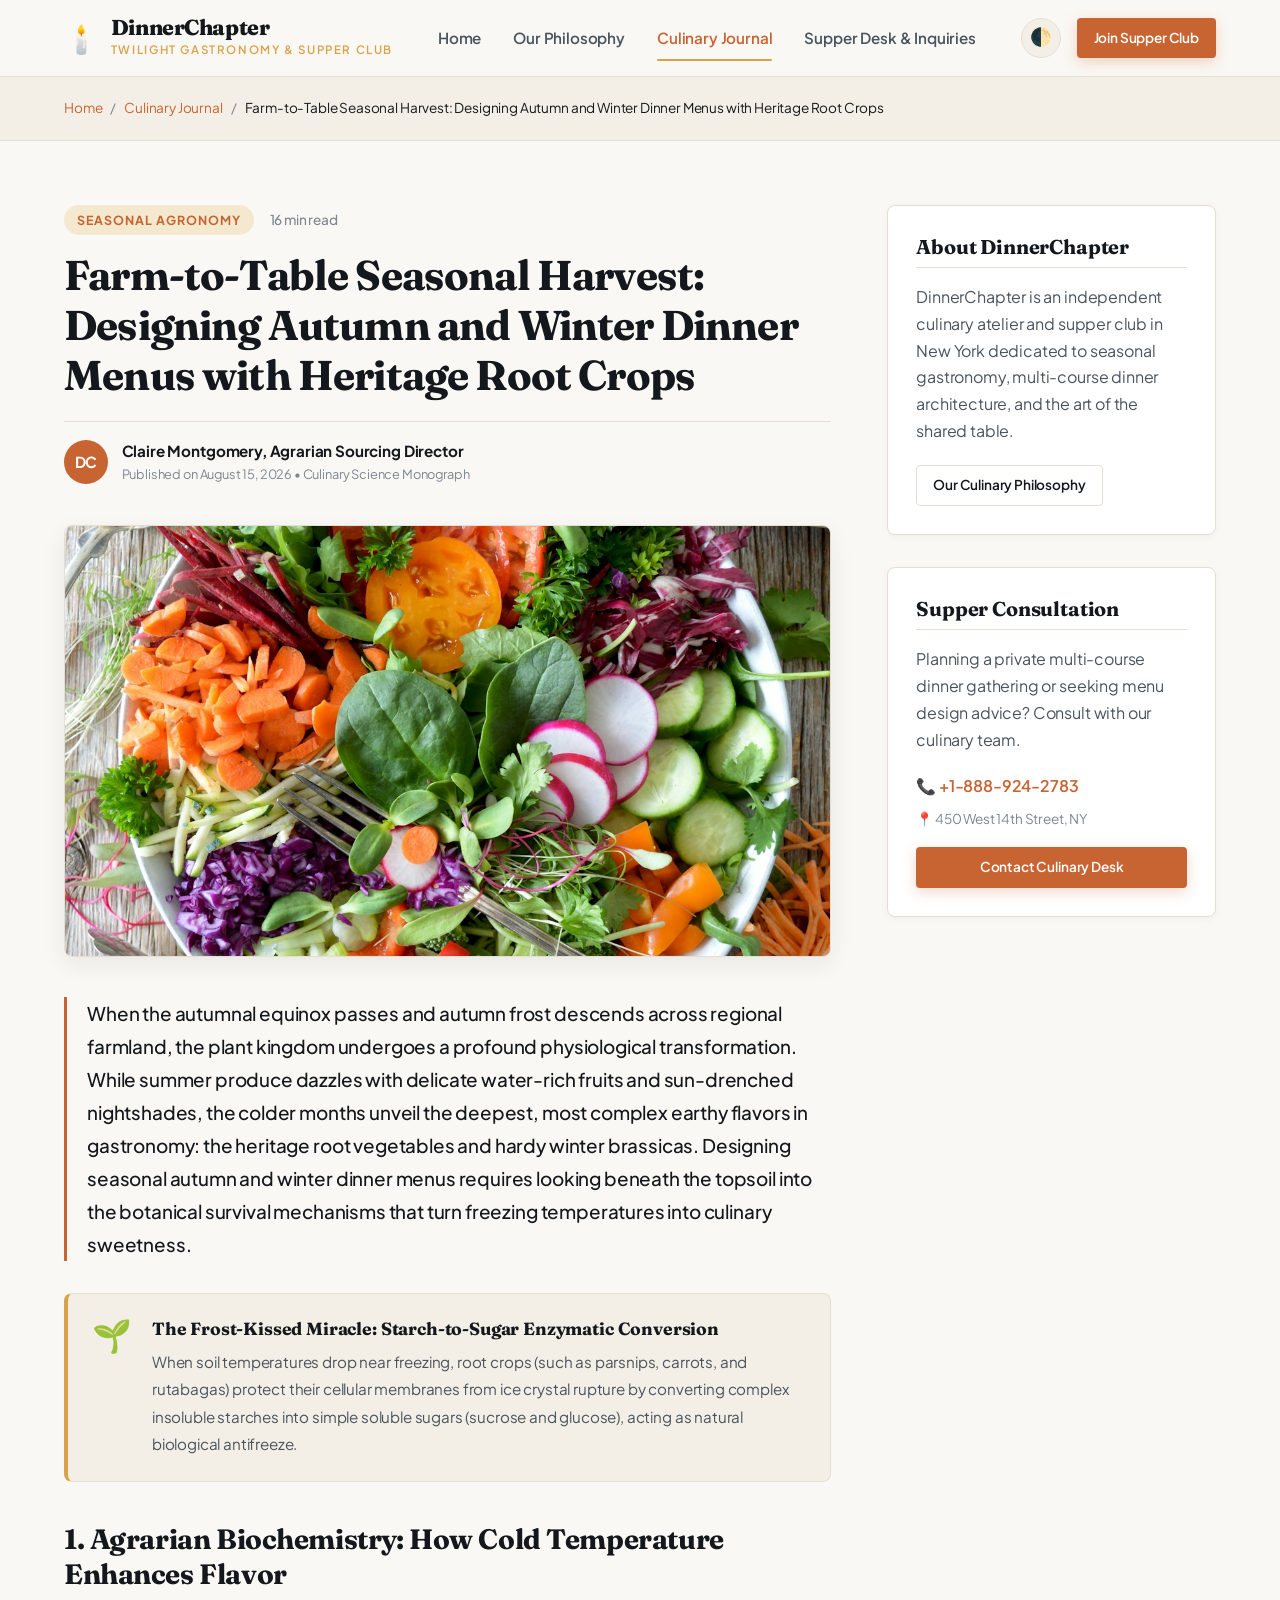
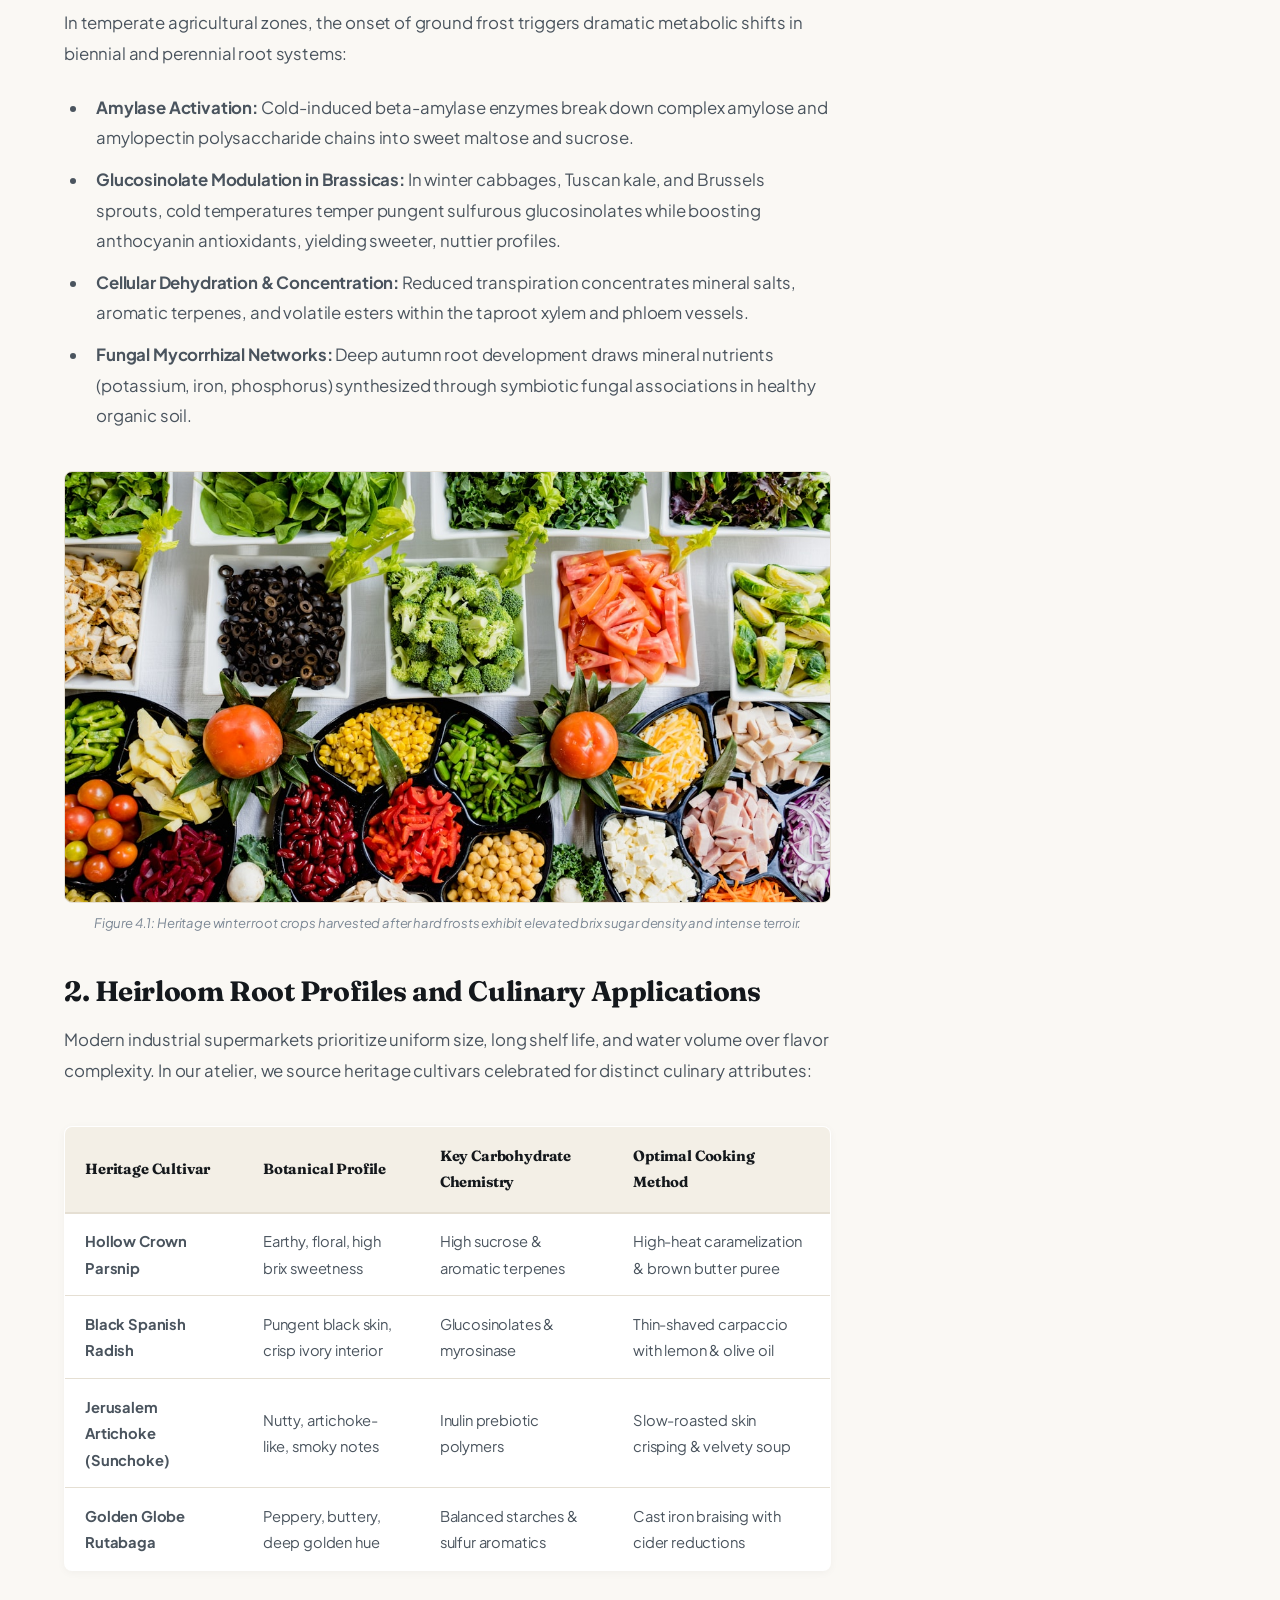
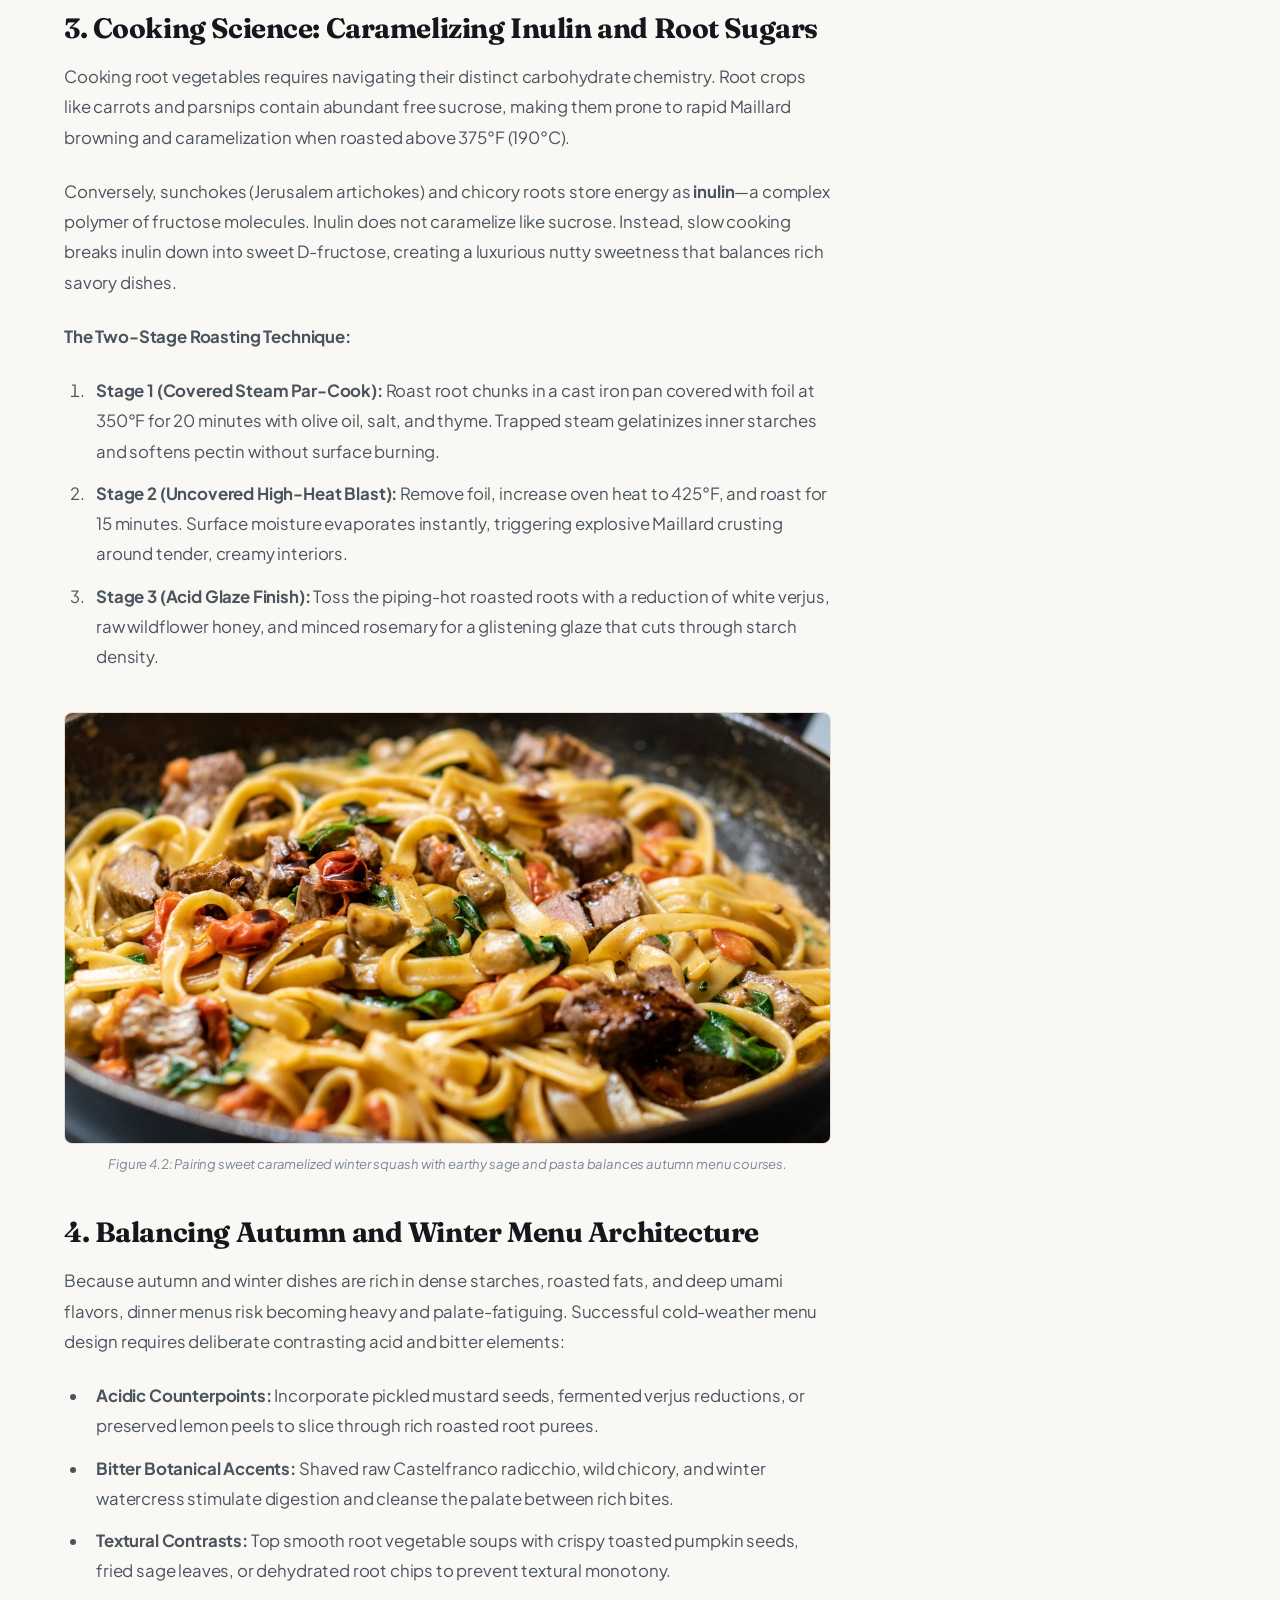
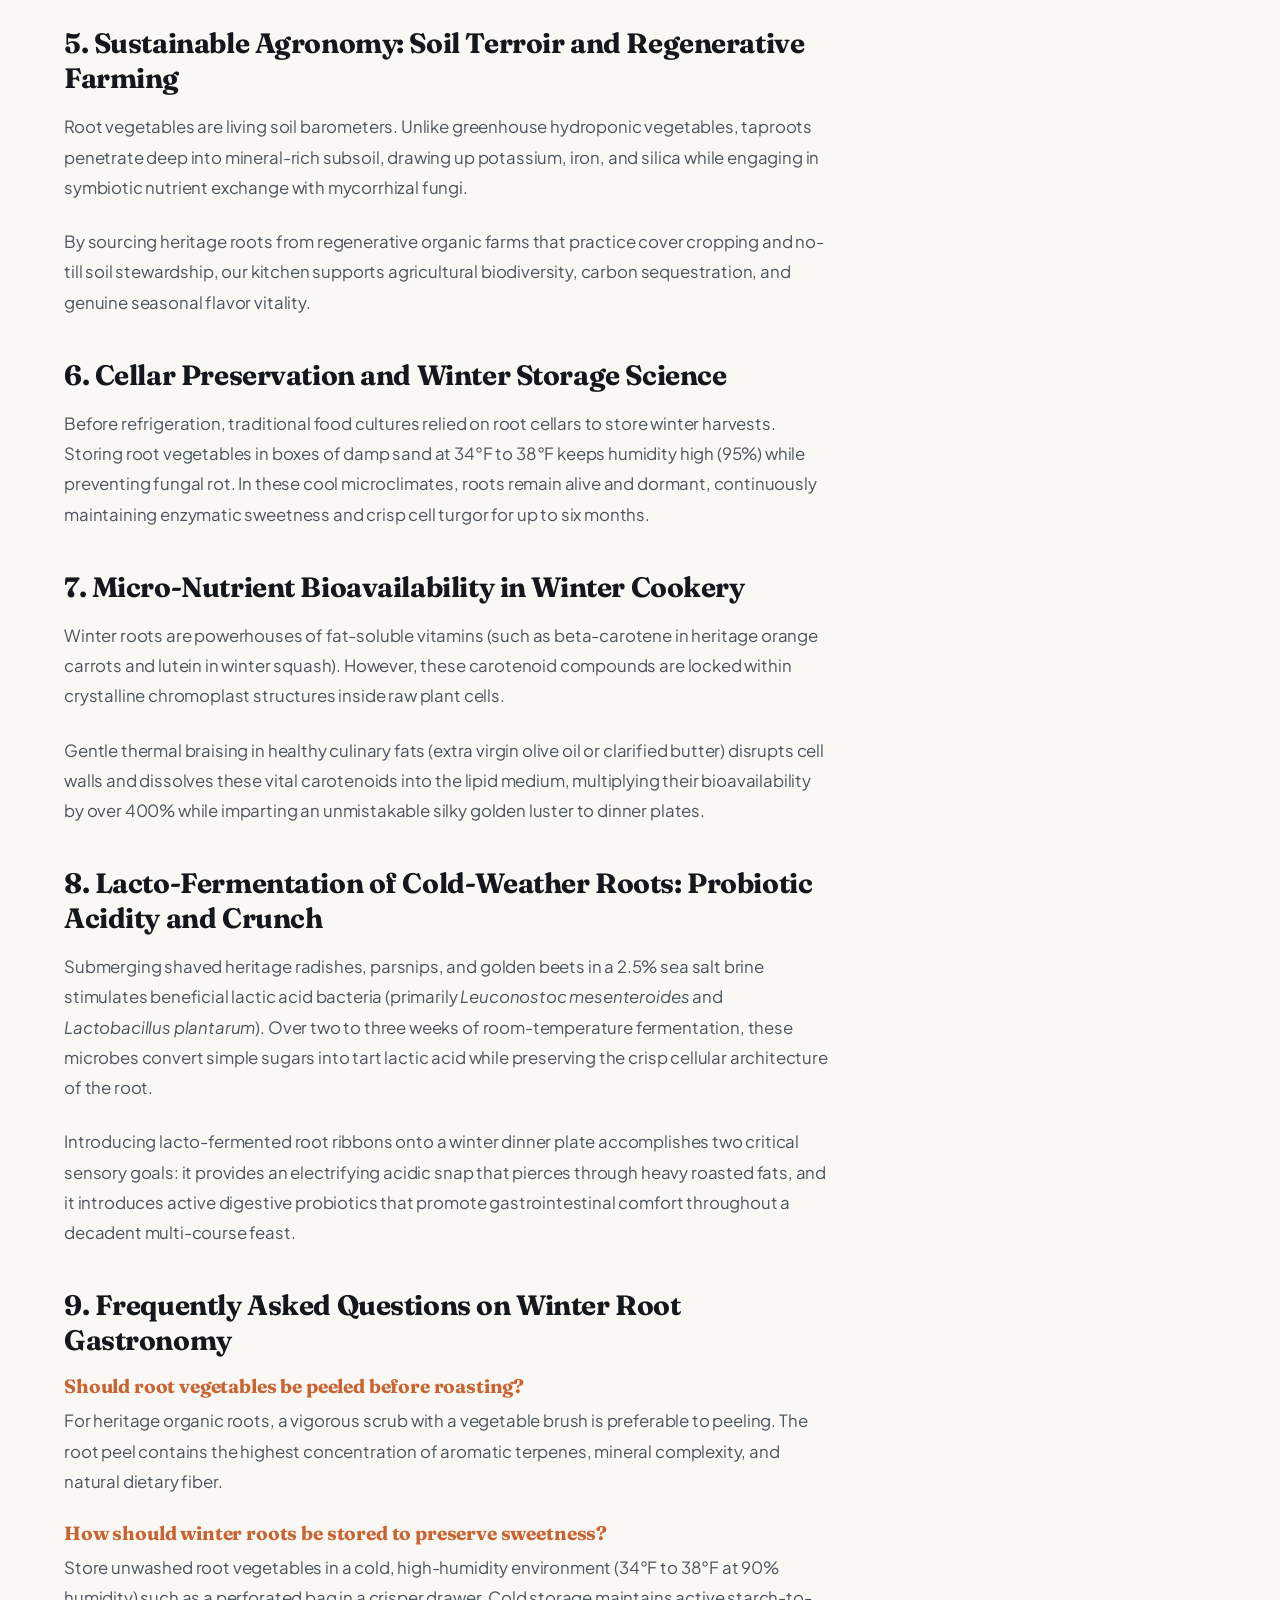
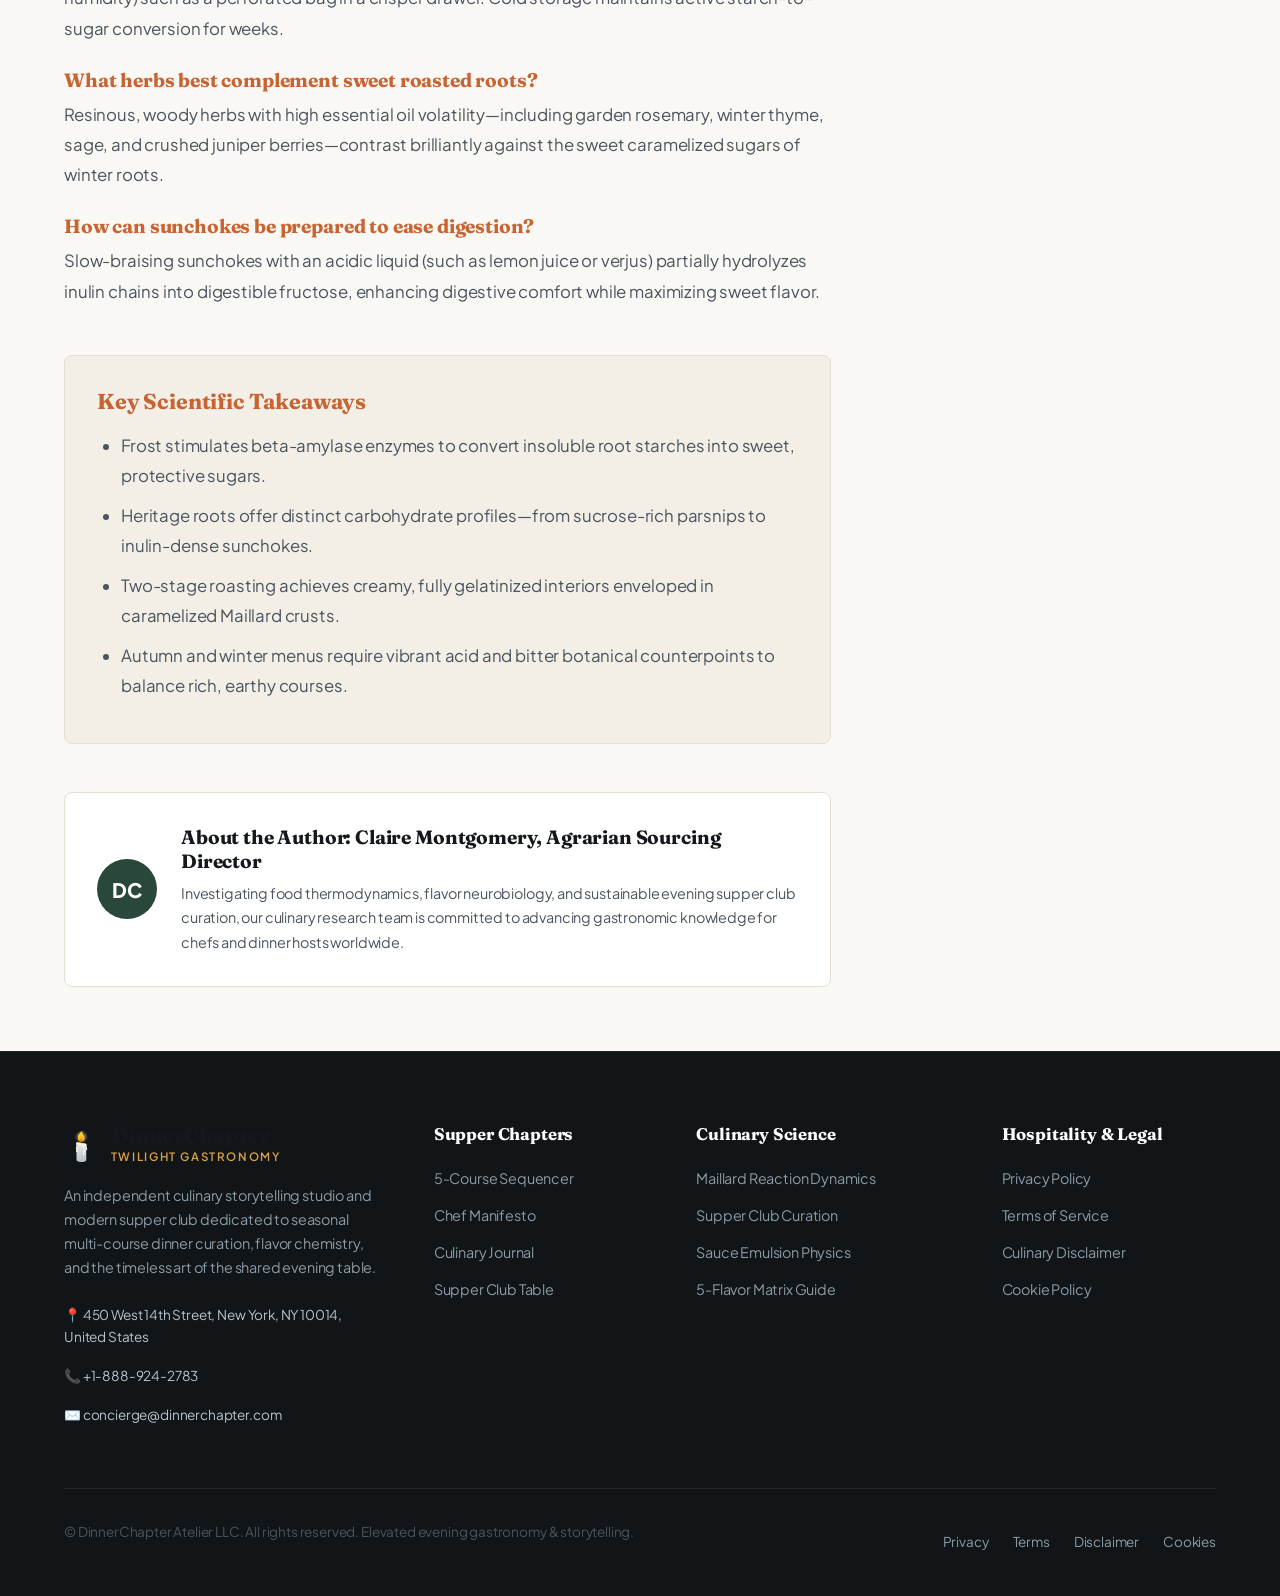
<file: blog/farm-to-table-seasonal-harvest-designing-autumn-and-winter-dinner-menus-with-heritage-root-crops.html>
<!DOCTYPE html>
<html lang="en">
<head>
    <!-- Google Tag Manager / GA4 -->
    <script async src="https://www.googletagmanager.com/gtag/js?id=G-0LY0HY7L01"></script>
    <script>
      window.dataLayer = window.dataLayer || [];
      function gtag(){dataLayer.push(arguments);}
      gtag('js', new Date());
      gtag('config', 'G-0LY0HY7L01');
    </script>
    <meta charset="UTF-8">
    <meta name="viewport" content="width=device-width, initial-scale=1.0">
    <title>Farm-to-Table Seasonal Harvest: Designing Autumn and Winter Dinner Menus with Heritage Root Crops | DinnerChapter Journal</title>
    <meta name="description" content="Exploring cold-induced starch-to-sugar enzymatic conversion, soil terroir, heirloom brassicas, and winter menu orchestration.">
    <link rel="stylesheet" href="../style.css">
    <link rel="preconnect" href="https://fonts.googleapis.com">
    <link rel="preconnect" href="https://fonts.gstatic.com" crossorigin>
    <link href="https://fonts.googleapis.com/css2?family=Fraunces:ital,opsz,wght@0,9..144,400;0,9..144,600;0,9..144,700;0,9..144,800;1,9..144,400&family=Plus+Jakarta+Sans:ital,wght@0,300;0,400;0,500;0,600;0,700;0,800;1,400;1,600&display=swap" rel="stylesheet">
</head>
<body data-theme="light">
    <div class="reading-progress-bar" id="readingProgress"></div>

    <!-- Header -->
    <header class="site-header">
        <div class="container header-container">
            <a href="../index.html" class="brand-logo">
                <span class="brand-crest">🕯️</span>
                <div class="brand-text">
                    <span class="brand-name">DinnerChapter</span>
                    <span class="brand-sub">Twilight Gastronomy & Supper Club</span>
                </div>
            </a>
            <nav class="desktop-nav">
                <a href="../index.html" class="nav-link">Home</a>
                <a href="../about.html" class="nav-link">Our Philosophy</a>
                <a href="../blog.html" class="nav-link active">Culinary Journal</a>
                <a href="../contact.html" class="nav-link">Supper Desk & Inquiries</a>
            </nav>
            <div class="header-actions">
                <button class="theme-toggle-btn" id="themeToggle" aria-label="Toggle Theme">
                    <span class="theme-icon">🌓</span>
                </button>
                <a href="../contact.html" class="btn btn-primary btn-sm">Join Supper Club</a>
                <button class="mobile-menu-btn" id="menuToggle" aria-label="Open Navigation Menu">
                    <span></span><span></span><span></span>
                </button>
            </div>
        </div>
    </header>

    <div class="mobile-drawer" id="mobileDrawer">
        <div class="mobile-drawer-header">
            <span class="brand-name">DinnerChapter</span>
            <button class="mobile-drawer-close" id="drawerClose">&times;</button>
        </div>
        <nav class="mobile-nav-list">
            <a href="../index.html" class="mobile-nav-link">Home</a>
            <a href="../about.html" class="mobile-nav-link">Our Philosophy</a>
            <a href="../blog.html" class="mobile-nav-link active">Culinary Journal</a>
            <a href="../contact.html" class="mobile-nav-link">Supper Desk & Inquiries</a>
        </nav>
    </div>

    <main class="page-main-wrap">

        <!-- Breadcrumbs -->
        <div class="breadcrumb-container">
            <div class="container">
                <ul class="breadcrumbs">
                    <li><a href="../index.html">Home</a></li>
                    <li><a href="../blog.html">Culinary Journal</a></li>
                    <li class="active">Farm-to-Table Seasonal Harvest: Designing Autumn and Winter Dinner Menus with Heritage Root Crops</li>
                </ul>
            </div>
        </div>

        <!-- Article Container -->
        <article class="article-main-container">
            <div class="container article-layout">
                <!-- Main Content Column -->
                <div class="article-content-column">
                    <header class="article-header">
                        <div class="article-meta-top">
                            <span class="article-category-badge">Seasonal Agronomy</span>
                            <span class="article-reading-time">16 min read</span>
                        </div>
                        <h1 class="article-title">Farm-to-Table Seasonal Harvest: Designing Autumn and Winter Dinner Menus with Heritage Root Crops</h1>
                        <div class="article-byline">
                            <div class="author-avatar-badge">DC</div>
                            <div class="byline-info">
                                <span class="author-name">Claire Montgomery, Agrarian Sourcing Director</span>
                                <span class="publish-date">Published on August 15, 2026 &bull; Culinary Science Monograph</span>
                            </div>
                        </div>
                    </header>

                    <div class="article-hero-image-wrap">
                        <img src="../images/farm-to-table-roasted-vegetables.jpg" alt="Farm-to-Table Seasonal Harvest: Designing Autumn and Winter Dinner Menus with Heritage Root Crops">
                    </div>

                    <!-- Main Article Body -->
                    <div class="article-body-content">
                        
            <p class="lead-paragraph">
                When the autumnal equinox passes and autumn frost descends across regional farmland, the plant kingdom undergoes a profound physiological transformation. While summer produce dazzles with delicate water-rich fruits and sun-drenched nightshades, the colder months unveil the deepest, most complex earthy flavors in gastronomy: the heritage root vegetables and hardy winter brassicas. Designing seasonal autumn and winter dinner menus requires looking beneath the topsoil into the botanical survival mechanisms that turn freezing temperatures into culinary sweetness.
            </p>

            <div class="scholarly-callout">
                <div class="callout-icon">🌱</div>
                <div class="callout-body">
                    <h4>The Frost-Kissed Miracle: Starch-to-Sugar Enzymatic Conversion</h4>
                    <p>
                        When soil temperatures drop near freezing, root crops (such as parsnips, carrots, and rutabagas) protect their cellular membranes from ice crystal rupture by converting complex insoluble starches into simple soluble sugars (sucrose and glucose), acting as natural biological antifreeze.
                    </p>
                </div>
            </div>

            <h2>1. Agrarian Biochemistry: How Cold Temperature Enhances Flavor</h2>
            <p>
                In temperate agricultural zones, the onset of ground frost triggers dramatic metabolic shifts in biennial and perennial root systems:
            </p>
            <ul class="academic-checklist">
                <li><strong>Amylase Activation:</strong> Cold-induced beta-amylase enzymes break down complex amylose and amylopectin polysaccharide chains into sweet maltose and sucrose.</li>
                <li><strong>Glucosinolate Modulation in Brassicas:</strong> In winter cabbages, Tuscan kale, and Brussels sprouts, cold temperatures temper pungent sulfurous glucosinolates while boosting anthocyanin antioxidants, yielding sweeter, nuttier profiles.</li>
                <li><strong>Cellular Dehydration & Concentration:</strong> Reduced transpiration concentrates mineral salts, aromatic terpenes, and volatile esters within the taproot xylem and phloem vessels.</li>
                <li><strong>Fungal Mycorrhizal Networks:</strong> Deep autumn root development draws mineral nutrients (potassium, iron, phosphorus) synthesized through symbiotic fungal associations in healthy organic soil.</li>
            </ul>

            <div class="article-inner-image">
                <img src="../images/kitchen-mise-en-place-harvest.jpg" alt="Heirloom root vegetables and fresh herbs on wooden chef prep table">
                <span class="image-caption">Figure 4.1: Heritage winter root crops harvested after hard frosts exhibit elevated brix sugar density and intense terroir.</span>
            </div>

            <h2>2. Heirloom Root Profiles and Culinary Applications</h2>
            <p>
                Modern industrial supermarkets prioritize uniform size, long shelf life, and water volume over flavor complexity. In our atelier, we source heritage cultivars celebrated for distinct culinary attributes:
            </p>

            <table class="academic-comparison-table">
                <thead>
                    <tr>
                        <th>Heritage Cultivar</th>
                        <th>Botanical Profile</th>
                        <th>Key Carbohydrate Chemistry</th>
                        <th>Optimal Cooking Method</th>
                    </tr>
                </thead>
                <tbody>
                    <tr>
                        <td><strong>Hollow Crown Parsnip</strong></td>
                        <td>Earthy, floral, high brix sweetness</td>
                        <td>High sucrose & aromatic terpenes</td>
                        <td>High-heat caramelization & brown butter puree</td>
                    </tr>
                    <tr>
                        <td><strong>Black Spanish Radish</strong></td>
                        <td>Pungent black skin, crisp ivory interior</td>
                        <td>Glucosinolates & myrosinase</td>
                        <td>Thin-shaved carpaccio with lemon & olive oil</td>
                    </tr>
                    <tr>
                        <td><strong>Jerusalem Artichoke (Sunchoke)</strong></td>
                        <td>Nutty, artichoke-like, smoky notes</td>
                        <td>Inulin prebiotic polymers</td>
                        <td>Slow-roasted skin crisping & velvety soup</td>
                    </tr>
                    <tr>
                        <td><strong>Golden Globe Rutabaga</strong></td>
                        <td>Peppery, buttery, deep golden hue</td>
                        <td>Balanced starches & sulfur aromatics</td>
                        <td>Cast iron braising with cider reductions</td>
                    </tr>
                </tbody>
            </table>

            <h2>3. Cooking Science: Caramelizing Inulin and Root Sugars</h2>
            <p>
                Cooking root vegetables requires navigating their distinct carbohydrate chemistry. Root crops like carrots and parsnips contain abundant free sucrose, making them prone to rapid Maillard browning and caramelization when roasted above 375&deg;F (190&deg;C).
            </p>
            <p>
                Conversely, sunchokes (Jerusalem artichokes) and chicory roots store energy as <strong>inulin</strong>—a complex polymer of fructose molecules. Inulin does not caramelize like sucrose. Instead, slow cooking breaks inulin down into sweet D-fructose, creating a luxurious nutty sweetness that balances rich savory dishes.
            </p>
            <p>
                <strong>The Two-Stage Roasting Technique:</strong>
            </p>
            <ol class="academic-ordered-list">
                <li><strong>Stage 1 (Covered Steam Par-Cook):</strong> Roast root chunks in a cast iron pan covered with foil at 350&deg;F for 20 minutes with olive oil, salt, and thyme. Trapped steam gelatinizes inner starches and softens pectin without surface burning.</li>
                <li><strong>Stage 2 (Uncovered High-Heat Blast):</strong> Remove foil, increase oven heat to 425&deg;F, and roast for 15 minutes. Surface moisture evaporates instantly, triggering explosive Maillard crusting around tender, creamy interiors.</li>
                <li><strong>Stage 3 (Acid Glaze Finish):</strong> Toss the piping-hot roasted roots with a reduction of white verjus, raw wildflower honey, and minced rosemary for a glistening glaze that cuts through starch density.</li>
            </ol>

            <div class="article-inner-image">
                <img src="../images/artisanal-handmade-pasta-dinner.jpg" alt="Artisanal handmade pasta featuring roasted winter squash and sage">
                <span class="image-caption">Figure 4.2: Pairing sweet caramelized winter squash with earthy sage and pasta balances autumn menu courses.</span>
            </div>

            <h2>4. Balancing Autumn and Winter Menu Architecture</h2>
            <p>
                Because autumn and winter dishes are rich in dense starches, roasted fats, and deep umami flavors, dinner menus risk becoming heavy and palate-fatiguing. Successful cold-weather menu design requires deliberate contrasting acid and bitter elements:
            </p>
            <ul class="academic-checklist">
                <li><strong>Acidic Counterpoints:</strong> Incorporate pickled mustard seeds, fermented verjus reductions, or preserved lemon peels to slice through rich roasted root purees.</li>
                <li><strong>Bitter Botanical Accents:</strong> Shaved raw Castelfranco radicchio, wild chicory, and winter watercress stimulate digestion and cleanse the palate between rich bites.</li>
                <li><strong>Textural Contrasts:</strong> Top smooth root vegetable soups with crispy toasted pumpkin seeds, fried sage leaves, or dehydrated root chips to prevent textural monotony.</li>
            </ul>

            <h2>5. Sustainable Agronomy: Soil Terroir and Regenerative Farming</h2>
            <p>
                Root vegetables are living soil barometers. Unlike greenhouse hydroponic vegetables, taproots penetrate deep into mineral-rich subsoil, drawing up potassium, iron, and silica while engaging in symbiotic nutrient exchange with mycorrhizal fungi.
            </p>
            <p>
                By sourcing heritage roots from regenerative organic farms that practice cover cropping and no-till soil stewardship, our kitchen supports agricultural biodiversity, carbon sequestration, and genuine seasonal flavor vitality.
            </p>

            <h2>6. Cellar Preservation and Winter Storage Science</h2>
            <p>
                Before refrigeration, traditional food cultures relied on root cellars to store winter harvests. Storing root vegetables in boxes of damp sand at 34&deg;F to 38&deg;F keeps humidity high (95%) while preventing fungal rot. In these cool microclimates, roots remain alive and dormant, continuously maintaining enzymatic sweetness and crisp cell turgor for up to six months.
            </p>

            <h2>7. Micro-Nutrient Bioavailability in Winter Cookery</h2>
            <p>
                Winter roots are powerhouses of fat-soluble vitamins (such as beta-carotene in heritage orange carrots and lutein in winter squash). However, these carotenoid compounds are locked within crystalline chromoplast structures inside raw plant cells.
            </p>
            <p>
                Gentle thermal braising in healthy culinary fats (extra virgin olive oil or clarified butter) disrupts cell walls and dissolves these vital carotenoids into the lipid medium, multiplying their bioavailability by over 400% while imparting an unmistakable silky golden luster to dinner plates.
            </p>

            <h2>8. Lacto-Fermentation of Cold-Weather Roots: Probiotic Acidity and Crunch</h2>
            <p>
                Submerging shaved heritage radishes, parsnips, and golden beets in a 2.5% sea salt brine stimulates beneficial lactic acid bacteria (primarily <em>Leuconostoc mesenteroides</em> and <em>Lactobacillus plantarum</em>). Over two to three weeks of room-temperature fermentation, these microbes convert simple sugars into tart lactic acid while preserving the crisp cellular architecture of the root.
            </p>
            <p>
                Introducing lacto-fermented root ribbons onto a winter dinner plate accomplishes two critical sensory goals: it provides an electrifying acidic snap that pierces through heavy roasted fats, and it introduces active digestive probiotics that promote gastrointestinal comfort throughout a decadent multi-course feast.
            </p>

            <h2>9. Frequently Asked Questions on Winter Root Gastronomy</h2>
            <div class="faq-item" style="margin-bottom: 1.5rem;">
                <h4 style="color: var(--brand-primary); margin-bottom: 0.5rem;">Should root vegetables be peeled before roasting?</h4>
                <p>For heritage organic roots, a vigorous scrub with a vegetable brush is preferable to peeling. The root peel contains the highest concentration of aromatic terpenes, mineral complexity, and natural dietary fiber.</p>
            </div>
            <div class="faq-item" style="margin-bottom: 1.5rem;">
                <h4 style="color: var(--brand-primary); margin-bottom: 0.5rem;">How should winter roots be stored to preserve sweetness?</h4>
                <p>Store unwashed root vegetables in a cold, high-humidity environment (34&deg;F to 38&deg;F at 90% humidity) such as a perforated bag in a crisper drawer. Cold storage maintains active starch-to-sugar conversion for weeks.</p>
            </div>
            <div class="faq-item" style="margin-bottom: 1.5rem;">
                <h4 style="color: var(--brand-primary); margin-bottom: 0.5rem;">What herbs best complement sweet roasted roots?</h4>
                <p>Resinous, woody herbs with high essential oil volatility—including garden rosemary, winter thyme, sage, and crushed juniper berries—contrast brilliantly against the sweet caramelized sugars of winter roots.</p>
            </div>
            <div class="faq-item" style="margin-bottom: 1.5rem;">
                <h4 style="color: var(--brand-primary); margin-bottom: 0.5rem;">How can sunchokes be prepared to ease digestion?</h4>
                <p>Slow-braising sunchokes with an acidic liquid (such as lemon juice or verjus) partially hydrolyzes inulin chains into digestible fructose, enhancing digestive comfort while maximizing sweet flavor.</p>
            </div>

            <div class="article-key-takeaways">
                <h3>Key Scientific Takeaways</h3>
                <ul>
                    <li>Frost stimulates beta-amylase enzymes to convert insoluble root starches into sweet, protective sugars.</li>
                    <li>Heritage roots offer distinct carbohydrate profiles—from sucrose-rich parsnips to inulin-dense sunchokes.</li>
                    <li>Two-stage roasting achieves creamy, fully gelatinized interiors enveloped in caramelized Maillard crusts.</li>
                    <li>Autumn and winter menus require vibrant acid and bitter botanical counterpoints to balance rich, earthy courses.</li>
                </ul>
            </div>
        
                    </div>

                    <!-- Author Biography Footer -->
                    <footer class="article-author-bio-card">
                        <div class="bio-avatar">DC</div>
                        <div class="bio-details">
                            <h4>About the Author: Claire Montgomery, Agrarian Sourcing Director</h4>
                            <p>
                                Investigating food thermodynamics, flavor neurobiology, and sustainable evening supper club curation, our culinary research team is committed to advancing gastronomic knowledge for chefs and dinner hosts worldwide.
                            </p>
                        </div>
                    </footer>
                </div>

                <!-- Sidebar Column -->
                <aside class="article-sidebar">
                    <div class="sidebar-widget">
                        <h3>About DinnerChapter</h3>
                        <p>DinnerChapter is an independent culinary atelier and supper club in New York dedicated to seasonal gastronomy, multi-course dinner architecture, and the art of the shared table.</p>
                        <a href="../about.html" class="btn btn-outline btn-sm">Our Culinary Philosophy</a>
                    </div>

                    <div class="sidebar-widget">
                        <h3>Supper Consultation</h3>
                        <p>Planning a private multi-course dinner gathering or seeking menu design advice? Consult with our culinary team.</p>
                        <p style="font-weight: 600; color: var(--brand-primary); margin-bottom: 0.5rem;">📞 +1-888-924-2783</p>
                        <p style="font-size: 0.85rem; color: var(--text-muted); margin-bottom: 1rem;">📍 450 West 14th Street, NY</p>
                        <a href="../contact.html" class="btn btn-primary btn-sm" style="width: 100%;">Contact Culinary Desk</a>
                    </div>
                </aside>
            </div>
        </article>
    
    </main>

    <!-- Footer -->
    <footer class="site-footer">
        <div class="container">
            <div class="footer-top">
                <div class="footer-brand-col">
                    <div class="brand-logo">
                        <span class="brand-crest">🕯️</span>
                        <div class="brand-text">
                            <span class="brand-name">DinnerChapter</span>
                            <span class="brand-sub">Twilight Gastronomy</span>
                        </div>
                    </div>
                    <p>An independent culinary storytelling studio and modern supper club dedicated to seasonal multi-course dinner curation, flavor chemistry, and the timeless art of the shared evening table.</p>
                    <div class="footer-coordinates">
                        <p>📍 450 West 14th Street, New York, NY 10014, United States</p>
                        <p>📞 +1-888-924-2783</p>
                        <p>✉️ concierge@dinnerchapter.com</p>
                    </div>
                </div>
                <div class="footer-nav-col">
                    <h4>Supper Chapters</h4>
                    <ul>
                        <li><a href="../index.html">5-Course Sequencer</a></li>
                        <li><a href="../about.html">Chef Manifesto</a></li>
                        <li><a href="../blog.html">Culinary Journal</a></li>
                        <li><a href="../contact.html">Supper Club Table</a></li>
                    </ul>
                </div>
                <div class="footer-nav-col">
                    <h4>Culinary Science</h4>
                    <ul>
                        <li><a href="the-science-of-the-maillard-reaction-protein-pyrolysis-flavor-compounds-and-steak-searing-mechanics.html">Maillard Reaction Dynamics</a></li>
                        <li><a href="the-art-of-the-modern-supper-club-curating-multi-course-narratives-tablescape-design-and-guest-dynamics.html">Supper Club Curation</a></li>
                        <li><a href="emulsion-chemistry-in-evening-sauces-hollandaise-beurre-blanc-and-velvety-reductions-demystified.html">Sauce Emulsion Physics</a></li>
                        <li><a href="balancing-the-five-flavor-profiles-salt-acid-fat-heat-and-umami-in-complex-dinner-orchestration.html">5-Flavor Matrix Guide</a></li>
                    </ul>
                </div>
                <div class="footer-nav-col">
                    <h4>Hospitality & Legal</h4>
                    <ul>
                        <li><a href="../privacy.html">Privacy Policy</a></li>
                        <li><a href="../terms.html">Terms of Service</a></li>
                        <li><a href="../disclaimer.html">Culinary Disclaimer</a></li>
                        <li><a href="../cookies.html">Cookie Policy</a></li>
                    </ul>
                </div>
            </div>
            <div class="footer-bottom">
                <p>&copy; <?php echo date('Y'); ?> DinnerChapter Atelier LLC. All rights reserved. Elevated evening gastronomy & storytelling.</p>
                <div class="footer-legal-links">
                    <a href="../privacy.html">Privacy</a>
                    <a href="../terms.html">Terms</a>
                    <a href="../disclaimer.html">Disclaimer</a>
                    <a href="../cookies.html">Cookies</a>
                </div>
            </div>
        </div>
    </footer>

    <script src="../script.js"></script>
</body>
</html>
</file>
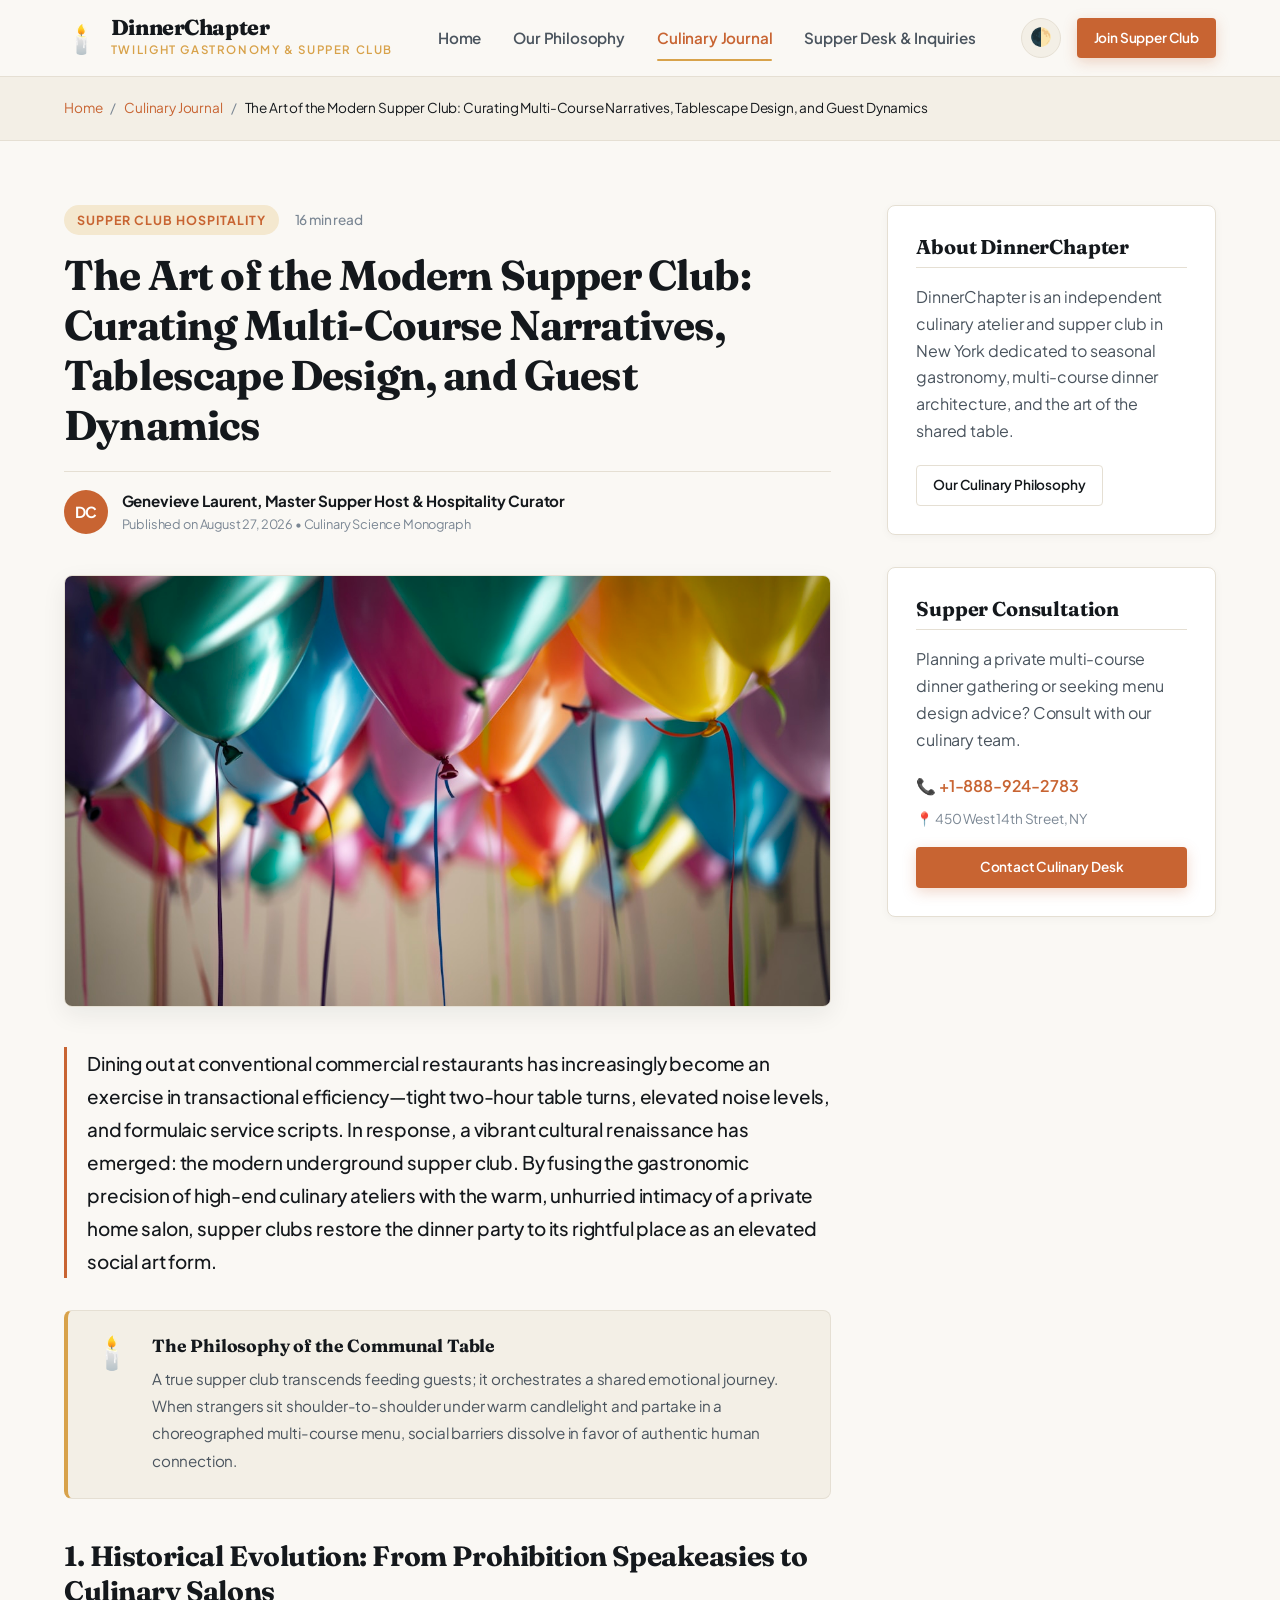
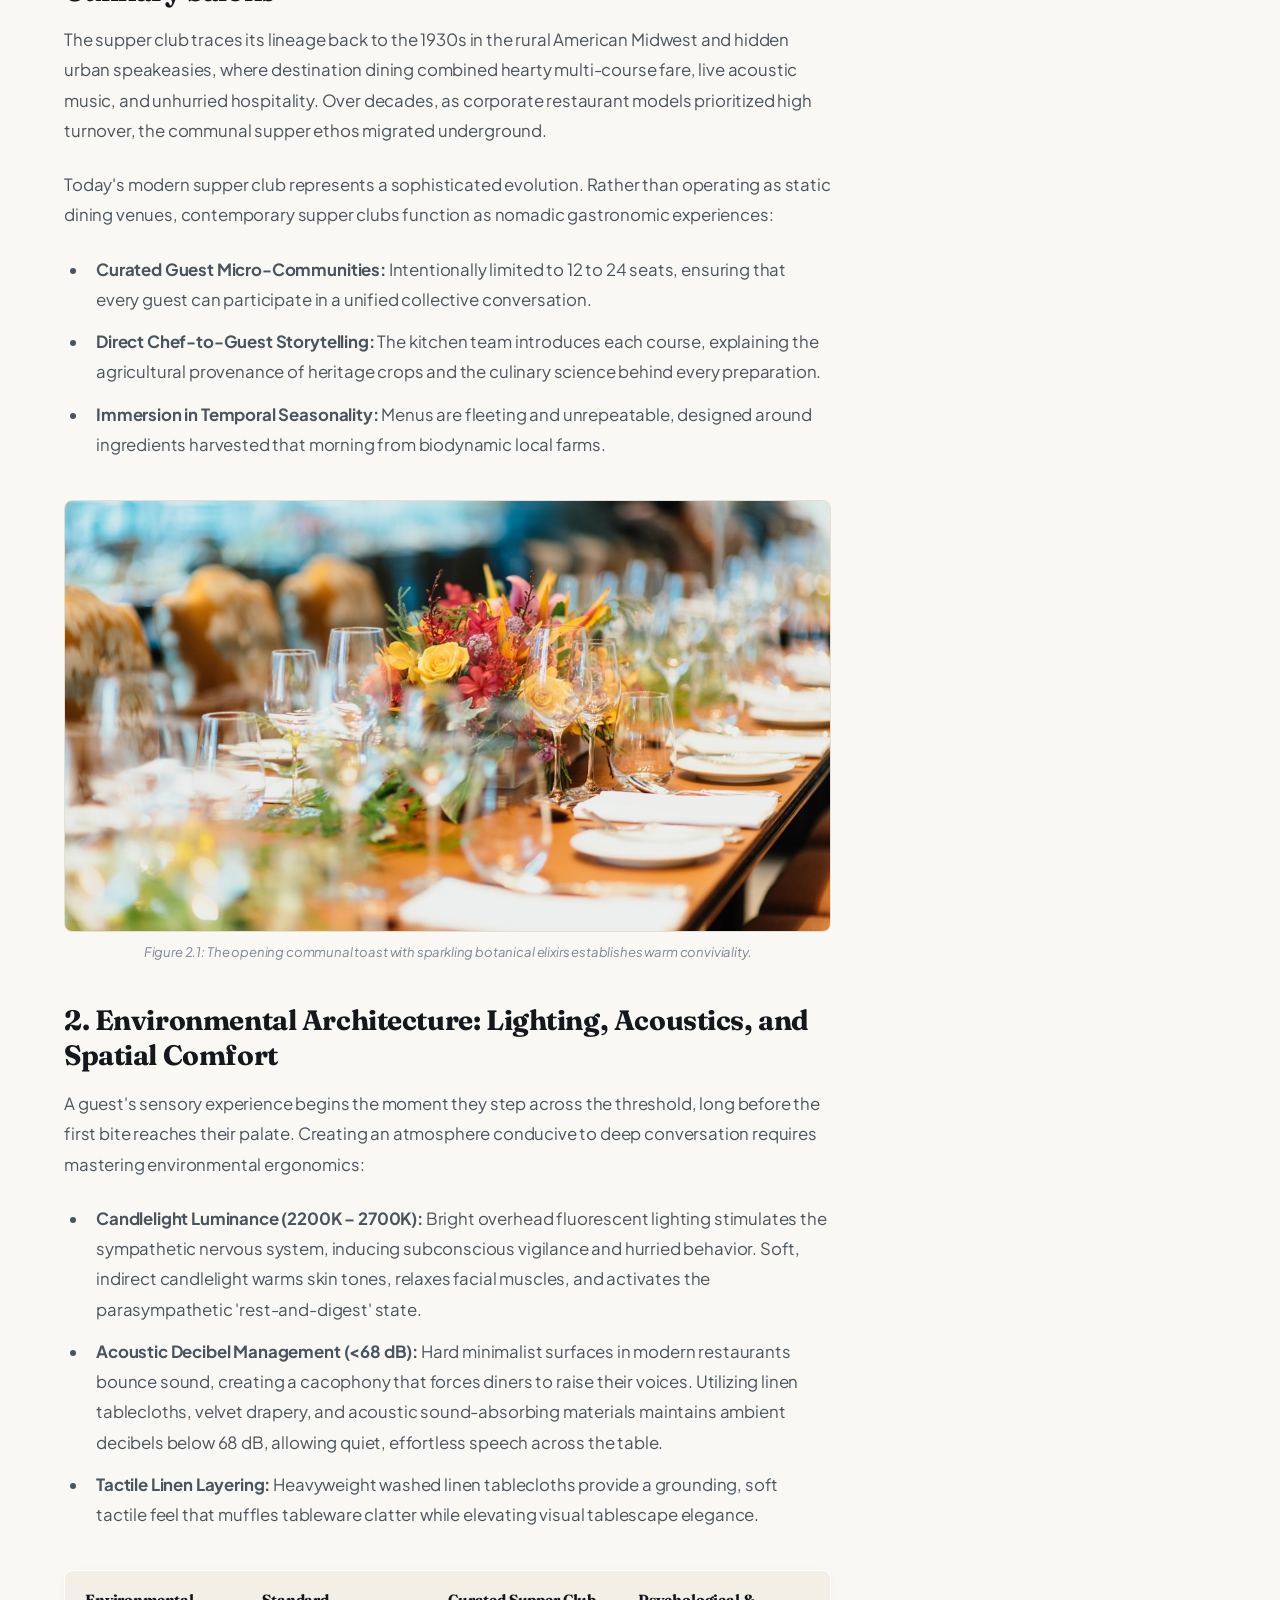
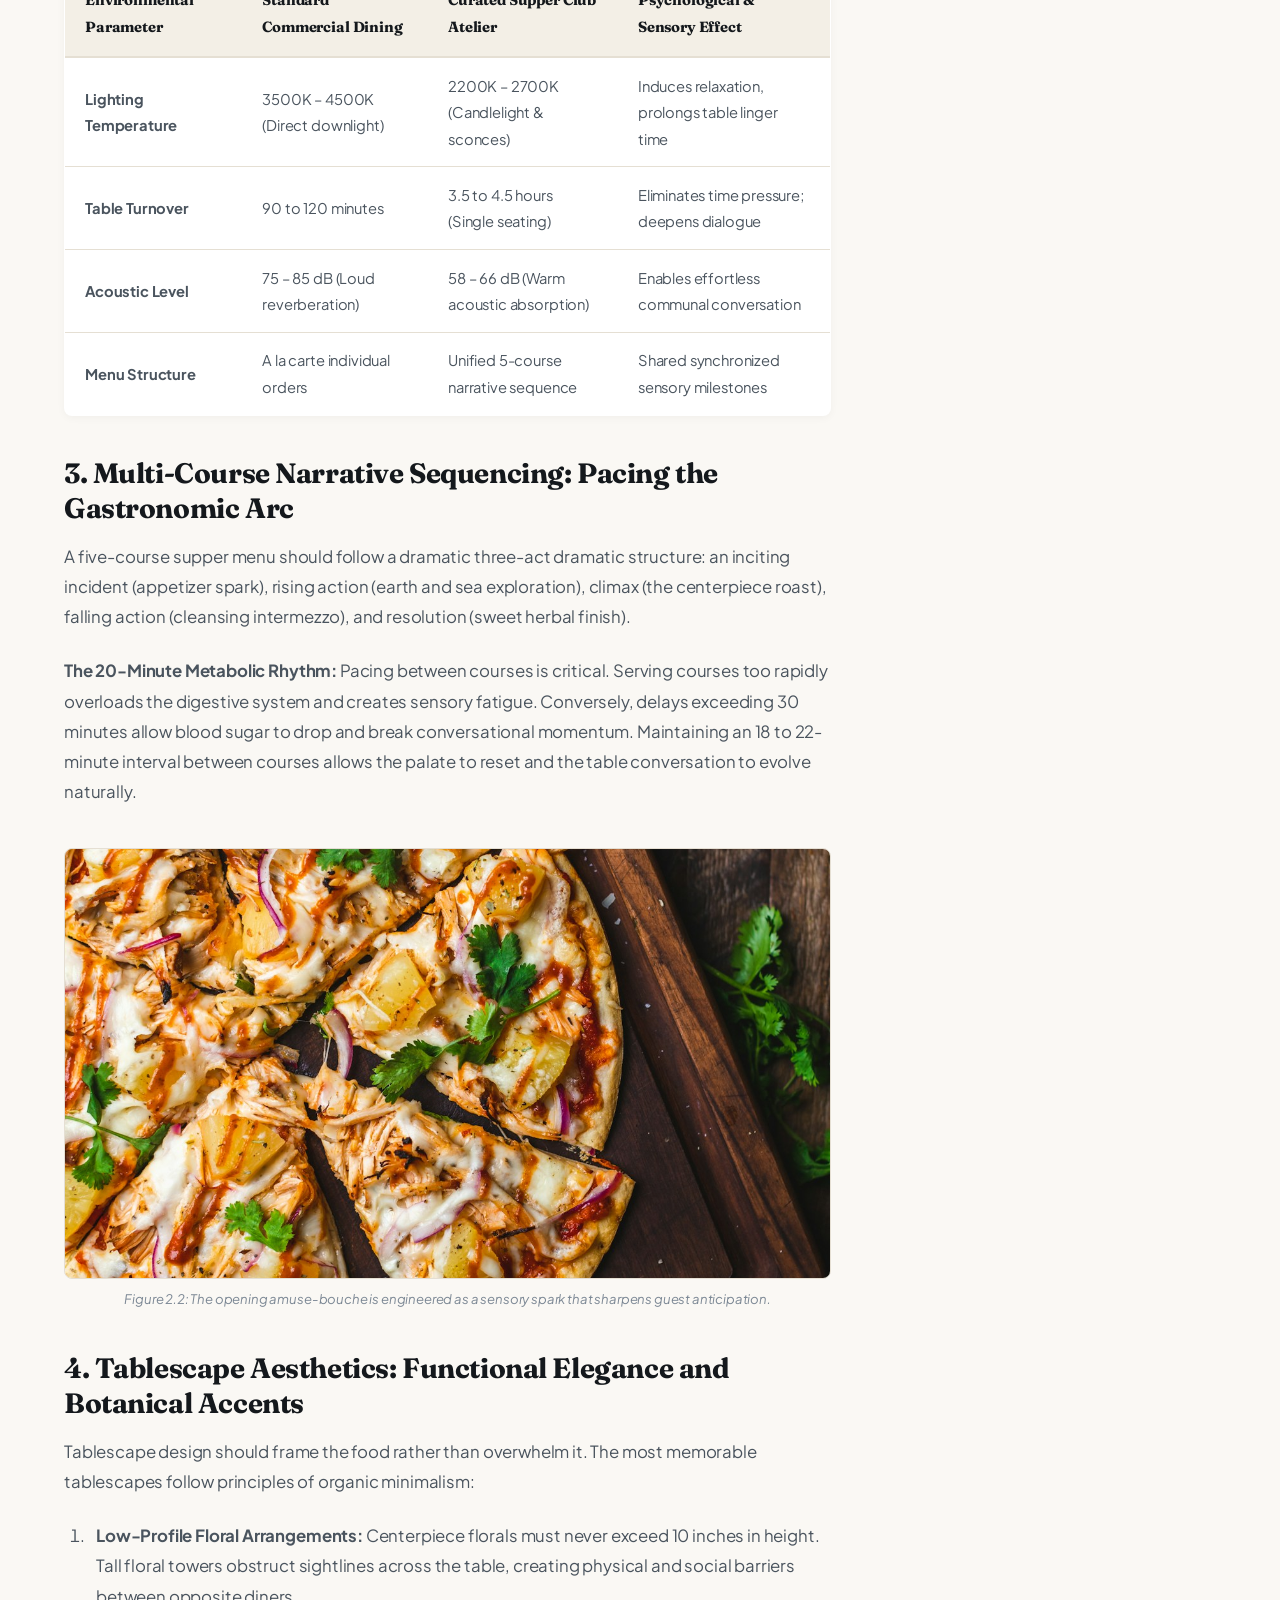
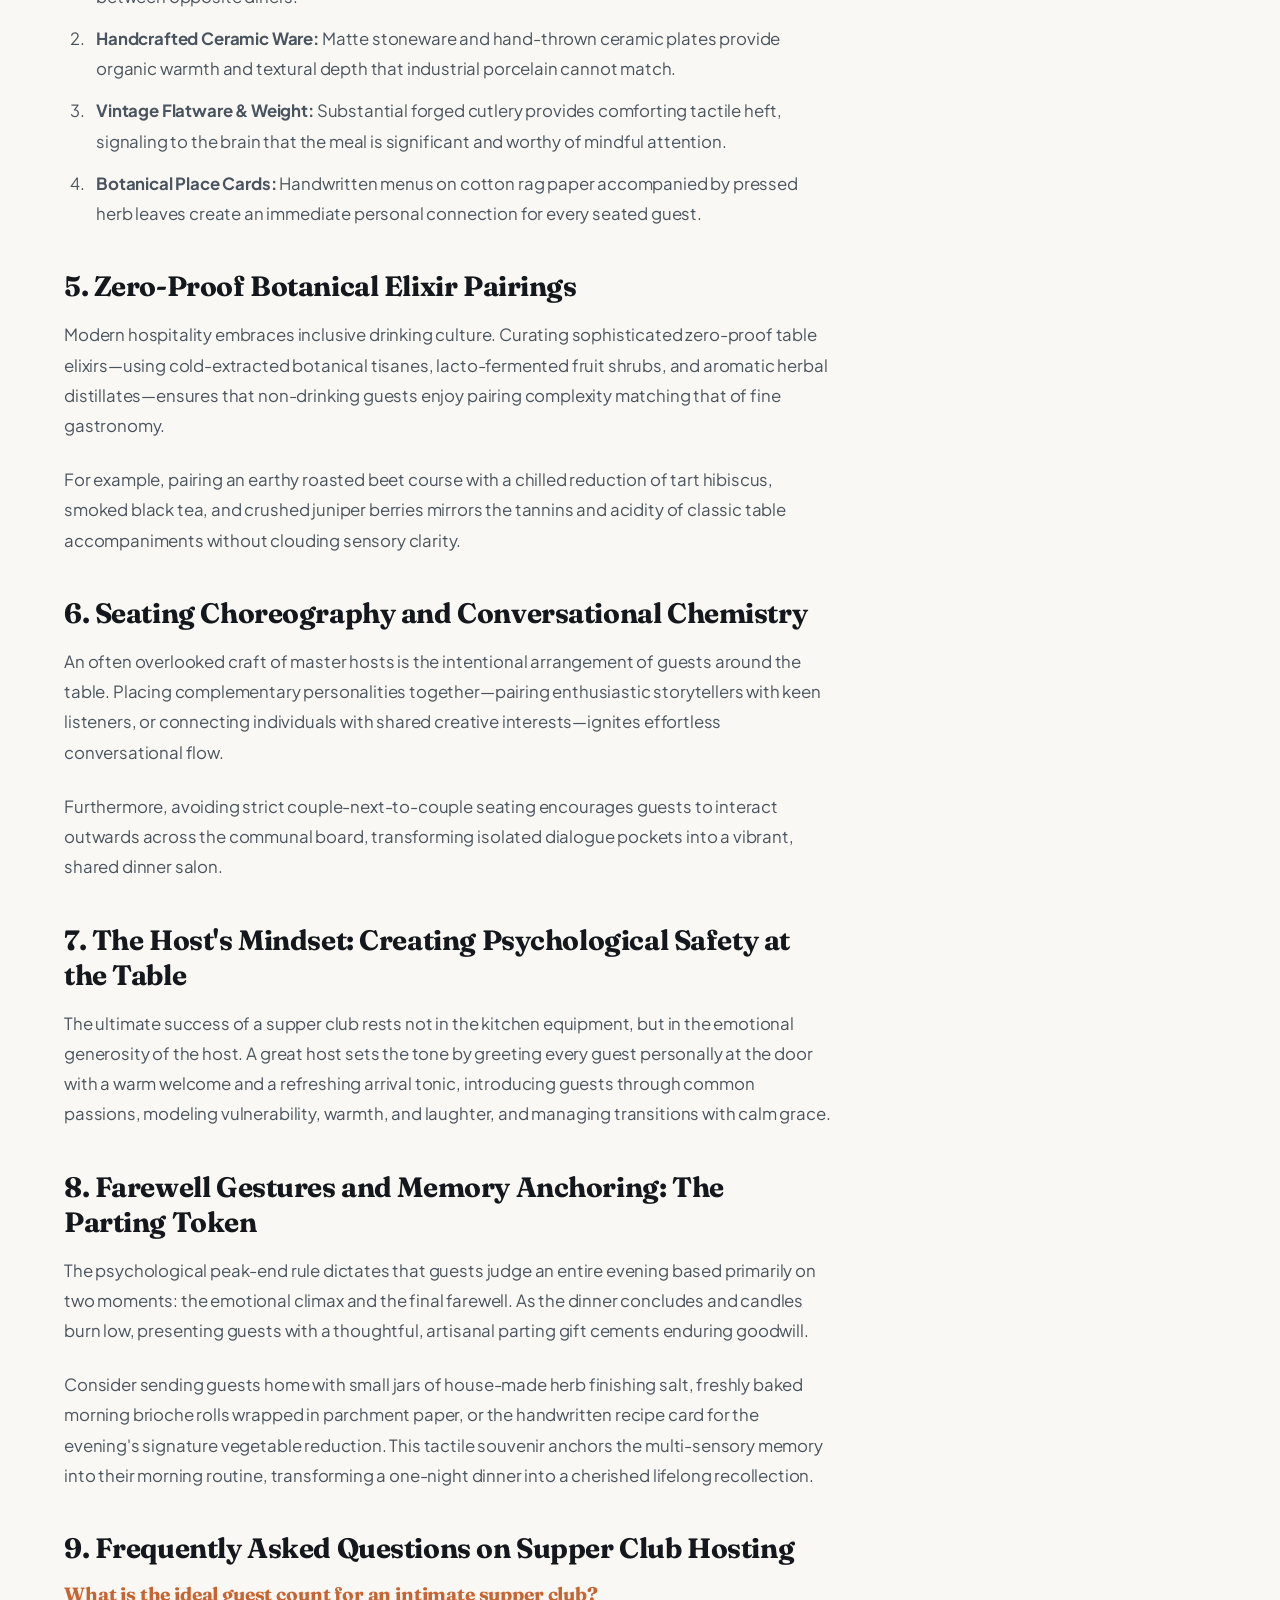
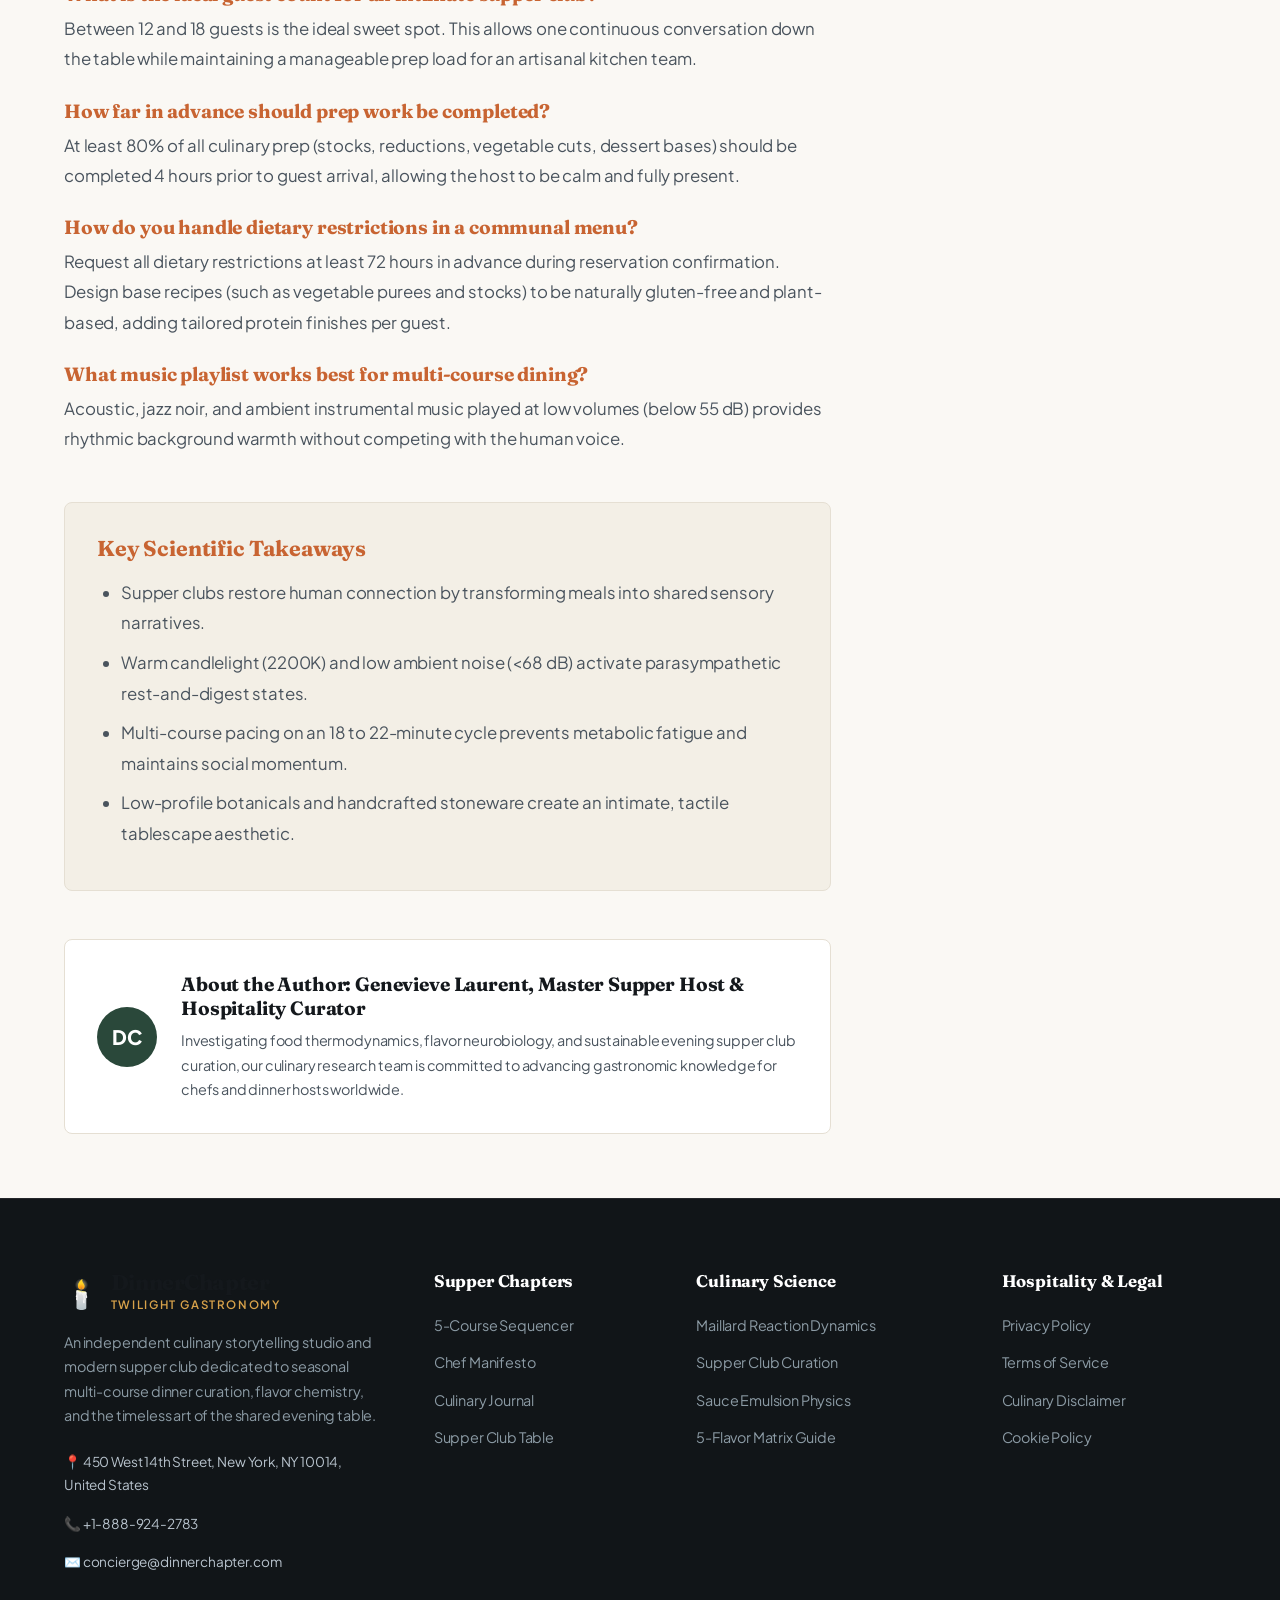
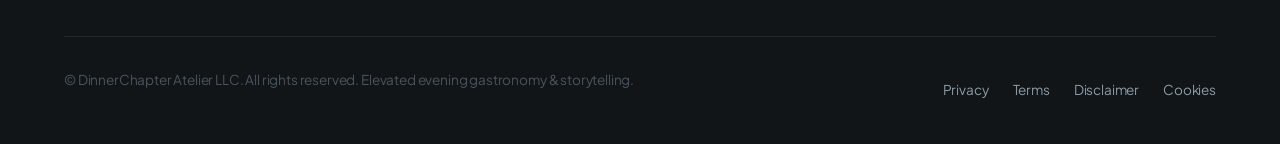
<file: blog/the-art-of-the-modern-supper-club-curating-multi-course-narratives-tablescape-design-and-guest-dynamics.html>
<!DOCTYPE html>
<html lang="en">
<head>
    <!-- Google Tag Manager / GA4 -->
    <script async src="https://www.googletagmanager.com/gtag/js?id=G-0LY0HY7L01"></script>
    <script>
      window.dataLayer = window.dataLayer || [];
      function gtag(){dataLayer.push(arguments);}
      gtag('js', new Date());
      gtag('config', 'G-0LY0HY7L01');
    </script>
    <meta charset="UTF-8">
    <meta name="viewport" content="width=device-width, initial-scale=1.0">
    <title>The Art of the Modern Supper Club: Curating Multi-Course Narratives, Tablescape Design, and Guest Dynamics | DinnerChapter Journal</title>
    <meta name="description" content="Discover how to orchestrate pacing, acoustic lighting, communal seating, and sensory menus for unforgettable evening dinner gatherings.">
    <link rel="stylesheet" href="../style.css">
    <link rel="preconnect" href="https://fonts.googleapis.com">
    <link rel="preconnect" href="https://fonts.gstatic.com" crossorigin>
    <link href="https://fonts.googleapis.com/css2?family=Fraunces:ital,opsz,wght@0,9..144,400;0,9..144,600;0,9..144,700;0,9..144,800;1,9..144,400&family=Plus+Jakarta+Sans:ital,wght@0,300;0,400;0,500;0,600;0,700;0,800;1,400;1,600&display=swap" rel="stylesheet">
</head>
<body data-theme="light">
    <div class="reading-progress-bar" id="readingProgress"></div>

    <!-- Header -->
    <header class="site-header">
        <div class="container header-container">
            <a href="../index.html" class="brand-logo">
                <span class="brand-crest">🕯️</span>
                <div class="brand-text">
                    <span class="brand-name">DinnerChapter</span>
                    <span class="brand-sub">Twilight Gastronomy & Supper Club</span>
                </div>
            </a>
            <nav class="desktop-nav">
                <a href="../index.html" class="nav-link">Home</a>
                <a href="../about.html" class="nav-link">Our Philosophy</a>
                <a href="../blog.html" class="nav-link active">Culinary Journal</a>
                <a href="../contact.html" class="nav-link">Supper Desk & Inquiries</a>
            </nav>
            <div class="header-actions">
                <button class="theme-toggle-btn" id="themeToggle" aria-label="Toggle Theme">
                    <span class="theme-icon">🌓</span>
                </button>
                <a href="../contact.html" class="btn btn-primary btn-sm">Join Supper Club</a>
                <button class="mobile-menu-btn" id="menuToggle" aria-label="Open Navigation Menu">
                    <span></span><span></span><span></span>
                </button>
            </div>
        </div>
    </header>

    <div class="mobile-drawer" id="mobileDrawer">
        <div class="mobile-drawer-header">
            <span class="brand-name">DinnerChapter</span>
            <button class="mobile-drawer-close" id="drawerClose">&times;</button>
        </div>
        <nav class="mobile-nav-list">
            <a href="../index.html" class="mobile-nav-link">Home</a>
            <a href="../about.html" class="mobile-nav-link">Our Philosophy</a>
            <a href="../blog.html" class="mobile-nav-link active">Culinary Journal</a>
            <a href="../contact.html" class="mobile-nav-link">Supper Desk & Inquiries</a>
        </nav>
    </div>

    <main class="page-main-wrap">

        <!-- Breadcrumbs -->
        <div class="breadcrumb-container">
            <div class="container">
                <ul class="breadcrumbs">
                    <li><a href="../index.html">Home</a></li>
                    <li><a href="../blog.html">Culinary Journal</a></li>
                    <li class="active">The Art of the Modern Supper Club: Curating Multi-Course Narratives, Tablescape Design, and Guest Dynamics</li>
                </ul>
            </div>
        </div>

        <!-- Article Container -->
        <article class="article-main-container">
            <div class="container article-layout">
                <!-- Main Content Column -->
                <div class="article-content-column">
                    <header class="article-header">
                        <div class="article-meta-top">
                            <span class="article-category-badge">Supper Club Hospitality</span>
                            <span class="article-reading-time">16 min read</span>
                        </div>
                        <h1 class="article-title">The Art of the Modern Supper Club: Curating Multi-Course Narratives, Tablescape Design, and Guest Dynamics</h1>
                        <div class="article-byline">
                            <div class="author-avatar-badge">DC</div>
                            <div class="byline-info">
                                <span class="author-name">Genevieve Laurent, Master Supper Host & Hospitality Curator</span>
                                <span class="publish-date">Published on August 27, 2026 &bull; Culinary Science Monograph</span>
                            </div>
                        </div>
                    </header>

                    <div class="article-hero-image-wrap">
                        <img src="../images/candlelight-supper-club-table.jpg" alt="The Art of the Modern Supper Club: Curating Multi-Course Narratives, Tablescape Design, and Guest Dynamics">
                    </div>

                    <!-- Main Article Body -->
                    <div class="article-body-content">
                        
            <p class="lead-paragraph">
                Dining out at conventional commercial restaurants has increasingly become an exercise in transactional efficiency—tight two-hour table turns, elevated noise levels, and formulaic service scripts. In response, a vibrant cultural renaissance has emerged: the modern underground supper club. By fusing the gastronomic precision of high-end culinary ateliers with the warm, unhurried intimacy of a private home salon, supper clubs restore the dinner party to its rightful place as an elevated social art form.
            </p>

            <div class="scholarly-callout">
                <div class="callout-icon">🕯️</div>
                <div class="callout-body">
                    <h4>The Philosophy of the Communal Table</h4>
                    <p>
                        A true supper club transcends feeding guests; it orchestrates a shared emotional journey. When strangers sit shoulder-to-shoulder under warm candlelight and partake in a choreographed multi-course menu, social barriers dissolve in favor of authentic human connection.
                    </p>
                </div>
            </div>

            <h2>1. Historical Evolution: From Prohibition Speakeasies to Culinary Salons</h2>
            <p>
                The supper club traces its lineage back to the 1930s in the rural American Midwest and hidden urban speakeasies, where destination dining combined hearty multi-course fare, live acoustic music, and unhurried hospitality. Over decades, as corporate restaurant models prioritized high turnover, the communal supper ethos migrated underground.
            </p>
            <p>
                Today's modern supper club represents a sophisticated evolution. Rather than operating as static dining venues, contemporary supper clubs function as nomadic gastronomic experiences:
            </p>
            <ul class="academic-checklist">
                <li><strong>Curated Guest Micro-Communities:</strong> Intentionally limited to 12 to 24 seats, ensuring that every guest can participate in a unified collective conversation.</li>
                <li><strong>Direct Chef-to-Guest Storytelling:</strong> The kitchen team introduces each course, explaining the agricultural provenance of heritage crops and the culinary science behind every preparation.</li>
                <li><strong>Immersion in Temporal Seasonality:</strong> Menus are fleeting and unrepeatable, designed around ingredients harvested that morning from biodynamic local farms.</li>
            </ul>

            <div class="article-inner-image">
                <img src="../images/dinner-gathering-evening-toast.jpg" alt="Friends raising zero-proof botanical glasses at evening supper table">
                <span class="image-caption">Figure 2.1: The opening communal toast with sparkling botanical elixirs establishes warm conviviality.</span>
            </div>

            <h2>2. Environmental Architecture: Lighting, Acoustics, and Spatial Comfort</h2>
            <p>
                A guest's sensory experience begins the moment they step across the threshold, long before the first bite reaches their palate. Creating an atmosphere conducive to deep conversation requires mastering environmental ergonomics:
            </p>
            <ul class="academic-checklist">
                <li><strong>Candlelight Luminance (2200K &ndash; 2700K):</strong> Bright overhead fluorescent lighting stimulates the sympathetic nervous system, inducing subconscious vigilance and hurried behavior. Soft, indirect candlelight warms skin tones, relaxes facial muscles, and activates the parasympathetic 'rest-and-digest' state.</li>
                <li><strong>Acoustic Decibel Management (&lt;68 dB):</strong> Hard minimalist surfaces in modern restaurants bounce sound, creating a cacophony that forces diners to raise their voices. Utilizing linen tablecloths, velvet drapery, and acoustic sound-absorbing materials maintains ambient decibels below 68 dB, allowing quiet, effortless speech across the table.</li>
                <li><strong>Tactile Linen Layering:</strong> Heavyweight washed linen tablecloths provide a grounding, soft tactile feel that muffles tableware clatter while elevating visual tablescape elegance.</li>
            </ul>

            <table class="academic-comparison-table">
                <thead>
                    <tr>
                        <th>Environmental Parameter</th>
                        <th>Standard Commercial Dining</th>
                        <th>Curated Supper Club Atelier</th>
                        <th>Psychological & Sensory Effect</th>
                    </tr>
                </thead>
                <tbody>
                    <tr>
                        <td><strong>Lighting Temperature</strong></td>
                        <td>3500K &ndash; 4500K (Direct downlight)</td>
                        <td>2200K &ndash; 2700K (Candlelight & sconces)</td>
                        <td>Induces relaxation, prolongs table linger time</td>
                    </tr>
                    <tr>
                        <td><strong>Table Turnover</strong></td>
                        <td>90 to 120 minutes</td>
                        <td>3.5 to 4.5 hours (Single seating)</td>
                        <td>Eliminates time pressure; deepens dialogue</td>
                    </tr>
                    <tr>
                        <td><strong>Acoustic Level</strong></td>
                        <td>75 &ndash; 85 dB (Loud reverberation)</td>
                        <td>58 &ndash; 66 dB (Warm acoustic absorption)</td>
                        <td>Enables effortless communal conversation</td>
                    </tr>
                    <tr>
                        <td><strong>Menu Structure</strong></td>
                        <td>A la carte individual orders</td>
                        <td>Unified 5-course narrative sequence</td>
                        <td>Shared synchronized sensory milestones</td>
                    </tr>
                </tbody>
            </table>

            <h2>3. Multi-Course Narrative Sequencing: Pacing the Gastronomic Arc</h2>
            <p>
                A five-course supper menu should follow a dramatic three-act dramatic structure: an inciting incident (appetizer spark), rising action (earth and sea exploration), climax (the centerpiece roast), falling action (cleansing intermezzo), and resolution (sweet herbal finish).
            </p>
            <p>
                <strong>The 20-Minute Metabolic Rhythm:</strong> Pacing between courses is critical. Serving courses too rapidly overloads the digestive system and creates sensory fatigue. Conversely, delays exceeding 30 minutes allow blood sugar to drop and break conversational momentum. Maintaining an 18 to 22-minute interval between courses allows the palate to reset and the table conversation to evolve naturally.
            </p>

            <div class="article-inner-image">
                <img src="../images/amuse-bouche-appetizer-course.jpg" alt="Artisanal amuse-bouche plated with precision">
                <span class="image-caption">Figure 2.2: The opening amuse-bouche is engineered as a sensory spark that sharpens guest anticipation.</span>
            </div>

            <h2>4. Tablescape Aesthetics: Functional Elegance and Botanical Accents</h2>
            <p>
                Tablescape design should frame the food rather than overwhelm it. The most memorable tablescapes follow principles of organic minimalism:
            </p>
            <ol class="academic-ordered-list">
                <li><strong>Low-Profile Floral Arrangements:</strong> Centerpiece florals must never exceed 10 inches in height. Tall floral towers obstruct sightlines across the table, creating physical and social barriers between opposite diners.</li>
                <li><strong>Handcrafted Ceramic Ware:</strong> Matte stoneware and hand-thrown ceramic plates provide organic warmth and textural depth that industrial porcelain cannot match.</li>
                <li><strong>Vintage Flatware & Weight:</strong> Substantial forged cutlery provides comforting tactile heft, signaling to the brain that the meal is significant and worthy of mindful attention.</li>
                <li><strong>Botanical Place Cards:</strong> Handwritten menus on cotton rag paper accompanied by pressed herb leaves create an immediate personal connection for every seated guest.</li>
            </ol>

            <h2>5. Zero-Proof Botanical Elixir Pairings</h2>
            <p>
                Modern hospitality embraces inclusive drinking culture. Curating sophisticated zero-proof table elixirs—using cold-extracted botanical tisanes, lacto-fermented fruit shrubs, and aromatic herbal distillates—ensures that non-drinking guests enjoy pairing complexity matching that of fine gastronomy.
            </p>
            <p>
                For example, pairing an earthy roasted beet course with a chilled reduction of tart hibiscus, smoked black tea, and crushed juniper berries mirrors the tannins and acidity of classic table accompaniments without clouding sensory clarity.
            </p>

            <h2>6. Seating Choreography and Conversational Chemistry</h2>
            <p>
                An often overlooked craft of master hosts is the intentional arrangement of guests around the table. Placing complementary personalities together—pairing enthusiastic storytellers with keen listeners, or connecting individuals with shared creative interests—ignites effortless conversational flow.
            </p>
            <p>
                Furthermore, avoiding strict couple-next-to-couple seating encourages guests to interact outwards across the communal board, transforming isolated dialogue pockets into a vibrant, shared dinner salon.
            </p>

            <h2>7. The Host's Mindset: Creating Psychological Safety at the Table</h2>
            <p>
                The ultimate success of a supper club rests not in the kitchen equipment, but in the emotional generosity of the host. A great host sets the tone by greeting every guest personally at the door with a warm welcome and a refreshing arrival tonic, introducing guests through common passions, modeling vulnerability, warmth, and laughter, and managing transitions with calm grace.
            </p>

            <h2>8. Farewell Gestures and Memory Anchoring: The Parting Token</h2>
            <p>
                The psychological peak-end rule dictates that guests judge an entire evening based primarily on two moments: the emotional climax and the final farewell. As the dinner concludes and candles burn low, presenting guests with a thoughtful, artisanal parting gift cements enduring goodwill.
            </p>
            <p>
                Consider sending guests home with small jars of house-made herb finishing salt, freshly baked morning brioche rolls wrapped in parchment paper, or the handwritten recipe card for the evening's signature vegetable reduction. This tactile souvenir anchors the multi-sensory memory into their morning routine, transforming a one-night dinner into a cherished lifelong recollection.
            </p>

            <h2>9. Frequently Asked Questions on Supper Club Hosting</h2>
            <div class="faq-item" style="margin-bottom: 1.5rem;">
                <h4 style="color: var(--brand-primary); margin-bottom: 0.5rem;">What is the ideal guest count for an intimate supper club?</h4>
                <p>Between 12 and 18 guests is the ideal sweet spot. This allows one continuous conversation down the table while maintaining a manageable prep load for an artisanal kitchen team.</p>
            </div>
            <div class="faq-item" style="margin-bottom: 1.5rem;">
                <h4 style="color: var(--brand-primary); margin-bottom: 0.5rem;">How far in advance should prep work be completed?</h4>
                <p>At least 80% of all culinary prep (stocks, reductions, vegetable cuts, dessert bases) should be completed 4 hours prior to guest arrival, allowing the host to be calm and fully present.</p>
            </div>
            <div class="faq-item" style="margin-bottom: 1.5rem;">
                <h4 style="color: var(--brand-primary); margin-bottom: 0.5rem;">How do you handle dietary restrictions in a communal menu?</h4>
                <p>Request all dietary restrictions at least 72 hours in advance during reservation confirmation. Design base recipes (such as vegetable purees and stocks) to be naturally gluten-free and plant-based, adding tailored protein finishes per guest.</p>
            </div>
            <div class="faq-item" style="margin-bottom: 1.5rem;">
                <h4 style="color: var(--brand-primary); margin-bottom: 0.5rem;">What music playlist works best for multi-course dining?</h4>
                <p>Acoustic, jazz noir, and ambient instrumental music played at low volumes (below 55 dB) provides rhythmic background warmth without competing with the human voice.</p>
            </div>

            <div class="article-key-takeaways">
                <h3>Key Scientific Takeaways</h3>
                <ul>
                    <li>Supper clubs restore human connection by transforming meals into shared sensory narratives.</li>
                    <li>Warm candlelight (2200K) and low ambient noise (&lt;68 dB) activate parasympathetic rest-and-digest states.</li>
                    <li>Multi-course pacing on an 18 to 22-minute cycle prevents metabolic fatigue and maintains social momentum.</li>
                    <li>Low-profile botanicals and handcrafted stoneware create an intimate, tactile tablescape aesthetic.</li>
                </ul>
            </div>
        
                    </div>

                    <!-- Author Biography Footer -->
                    <footer class="article-author-bio-card">
                        <div class="bio-avatar">DC</div>
                        <div class="bio-details">
                            <h4>About the Author: Genevieve Laurent, Master Supper Host & Hospitality Curator</h4>
                            <p>
                                Investigating food thermodynamics, flavor neurobiology, and sustainable evening supper club curation, our culinary research team is committed to advancing gastronomic knowledge for chefs and dinner hosts worldwide.
                            </p>
                        </div>
                    </footer>
                </div>

                <!-- Sidebar Column -->
                <aside class="article-sidebar">
                    <div class="sidebar-widget">
                        <h3>About DinnerChapter</h3>
                        <p>DinnerChapter is an independent culinary atelier and supper club in New York dedicated to seasonal gastronomy, multi-course dinner architecture, and the art of the shared table.</p>
                        <a href="../about.html" class="btn btn-outline btn-sm">Our Culinary Philosophy</a>
                    </div>

                    <div class="sidebar-widget">
                        <h3>Supper Consultation</h3>
                        <p>Planning a private multi-course dinner gathering or seeking menu design advice? Consult with our culinary team.</p>
                        <p style="font-weight: 600; color: var(--brand-primary); margin-bottom: 0.5rem;">📞 +1-888-924-2783</p>
                        <p style="font-size: 0.85rem; color: var(--text-muted); margin-bottom: 1rem;">📍 450 West 14th Street, NY</p>
                        <a href="../contact.html" class="btn btn-primary btn-sm" style="width: 100%;">Contact Culinary Desk</a>
                    </div>
                </aside>
            </div>
        </article>
    
    </main>

    <!-- Footer -->
    <footer class="site-footer">
        <div class="container">
            <div class="footer-top">
                <div class="footer-brand-col">
                    <div class="brand-logo">
                        <span class="brand-crest">🕯️</span>
                        <div class="brand-text">
                            <span class="brand-name">DinnerChapter</span>
                            <span class="brand-sub">Twilight Gastronomy</span>
                        </div>
                    </div>
                    <p>An independent culinary storytelling studio and modern supper club dedicated to seasonal multi-course dinner curation, flavor chemistry, and the timeless art of the shared evening table.</p>
                    <div class="footer-coordinates">
                        <p>📍 450 West 14th Street, New York, NY 10014, United States</p>
                        <p>📞 +1-888-924-2783</p>
                        <p>✉️ concierge@dinnerchapter.com</p>
                    </div>
                </div>
                <div class="footer-nav-col">
                    <h4>Supper Chapters</h4>
                    <ul>
                        <li><a href="../index.html">5-Course Sequencer</a></li>
                        <li><a href="../about.html">Chef Manifesto</a></li>
                        <li><a href="../blog.html">Culinary Journal</a></li>
                        <li><a href="../contact.html">Supper Club Table</a></li>
                    </ul>
                </div>
                <div class="footer-nav-col">
                    <h4>Culinary Science</h4>
                    <ul>
                        <li><a href="the-science-of-the-maillard-reaction-protein-pyrolysis-flavor-compounds-and-steak-searing-mechanics.html">Maillard Reaction Dynamics</a></li>
                        <li><a href="the-art-of-the-modern-supper-club-curating-multi-course-narratives-tablescape-design-and-guest-dynamics.html">Supper Club Curation</a></li>
                        <li><a href="emulsion-chemistry-in-evening-sauces-hollandaise-beurre-blanc-and-velvety-reductions-demystified.html">Sauce Emulsion Physics</a></li>
                        <li><a href="balancing-the-five-flavor-profiles-salt-acid-fat-heat-and-umami-in-complex-dinner-orchestration.html">5-Flavor Matrix Guide</a></li>
                    </ul>
                </div>
                <div class="footer-nav-col">
                    <h4>Hospitality & Legal</h4>
                    <ul>
                        <li><a href="../privacy.html">Privacy Policy</a></li>
                        <li><a href="../terms.html">Terms of Service</a></li>
                        <li><a href="../disclaimer.html">Culinary Disclaimer</a></li>
                        <li><a href="../cookies.html">Cookie Policy</a></li>
                    </ul>
                </div>
            </div>
            <div class="footer-bottom">
                <p>&copy; <?php echo date('Y'); ?> DinnerChapter Atelier LLC. All rights reserved. Elevated evening gastronomy & storytelling.</p>
                <div class="footer-legal-links">
                    <a href="../privacy.html">Privacy</a>
                    <a href="../terms.html">Terms</a>
                    <a href="../disclaimer.html">Disclaimer</a>
                    <a href="../cookies.html">Cookies</a>
                </div>
            </div>
        </div>
    </footer>

    <script src="../script.js"></script>
</body>
</html>
</file>
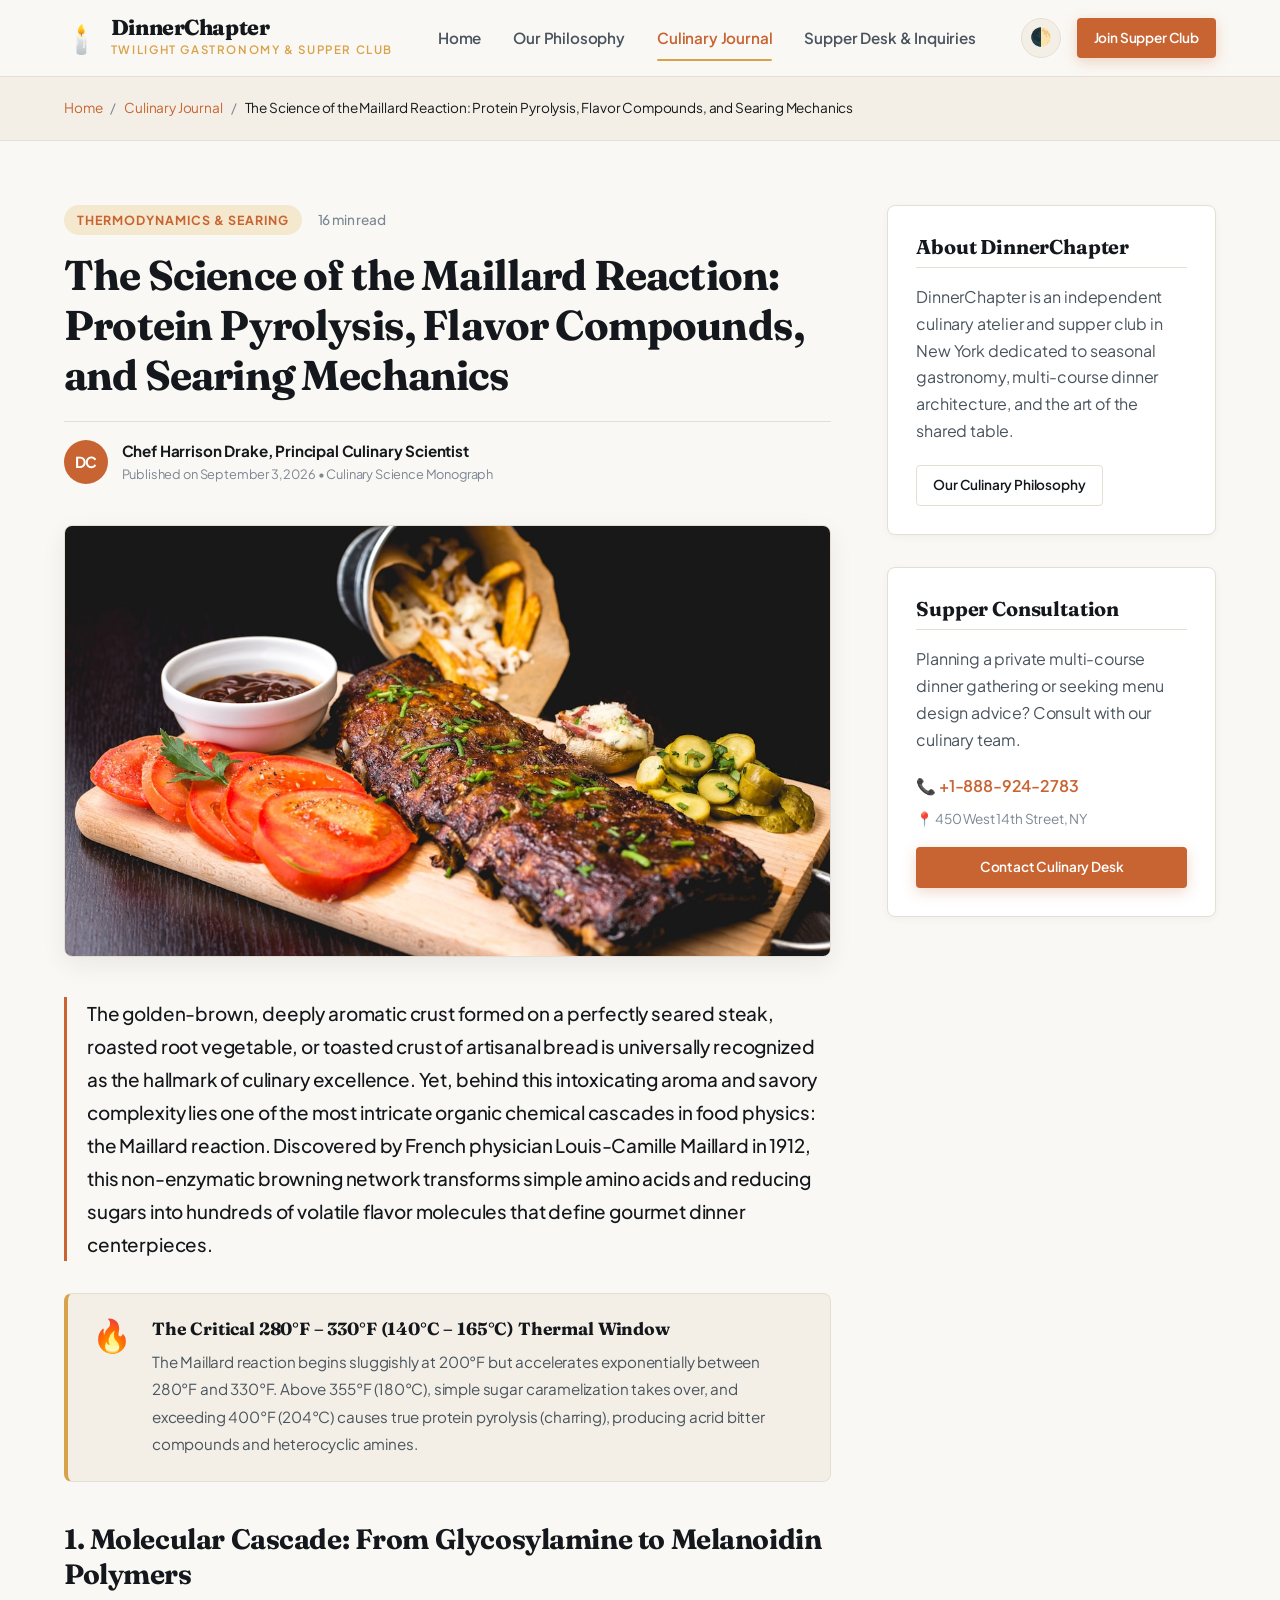
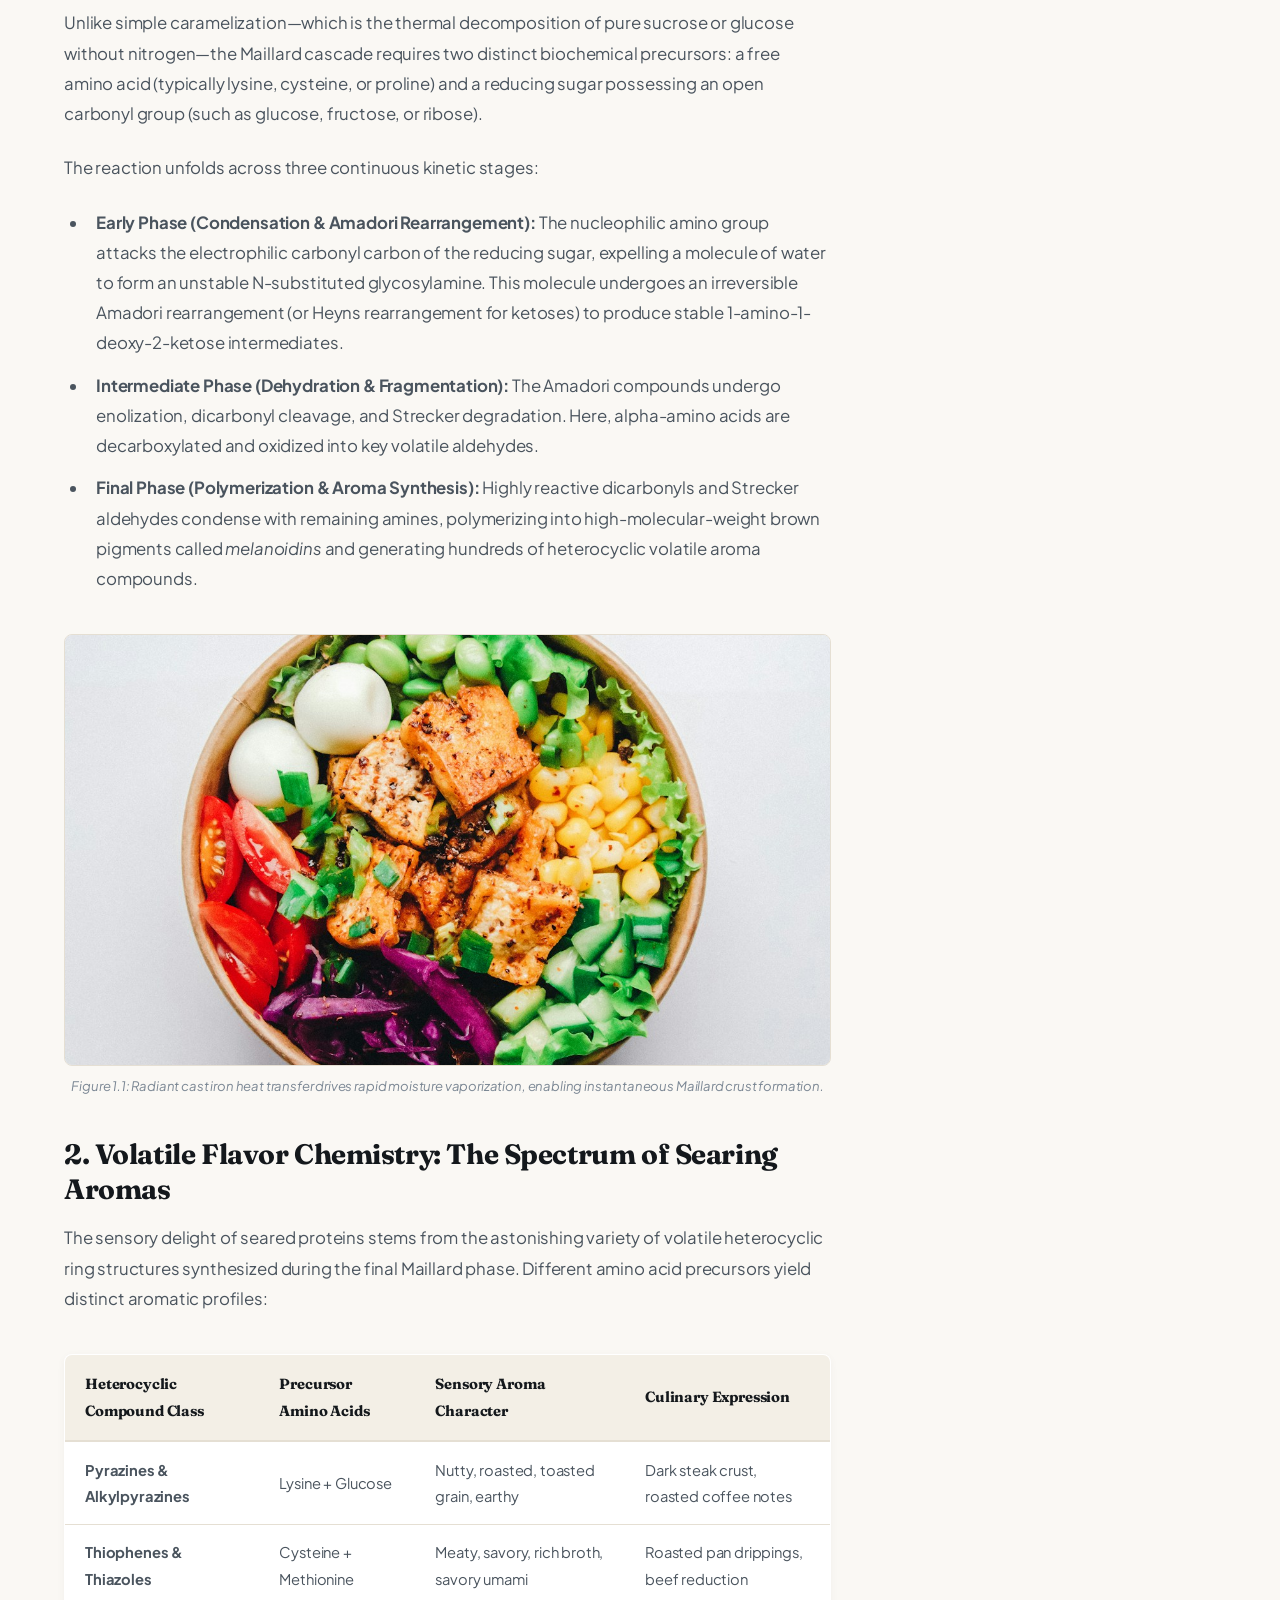
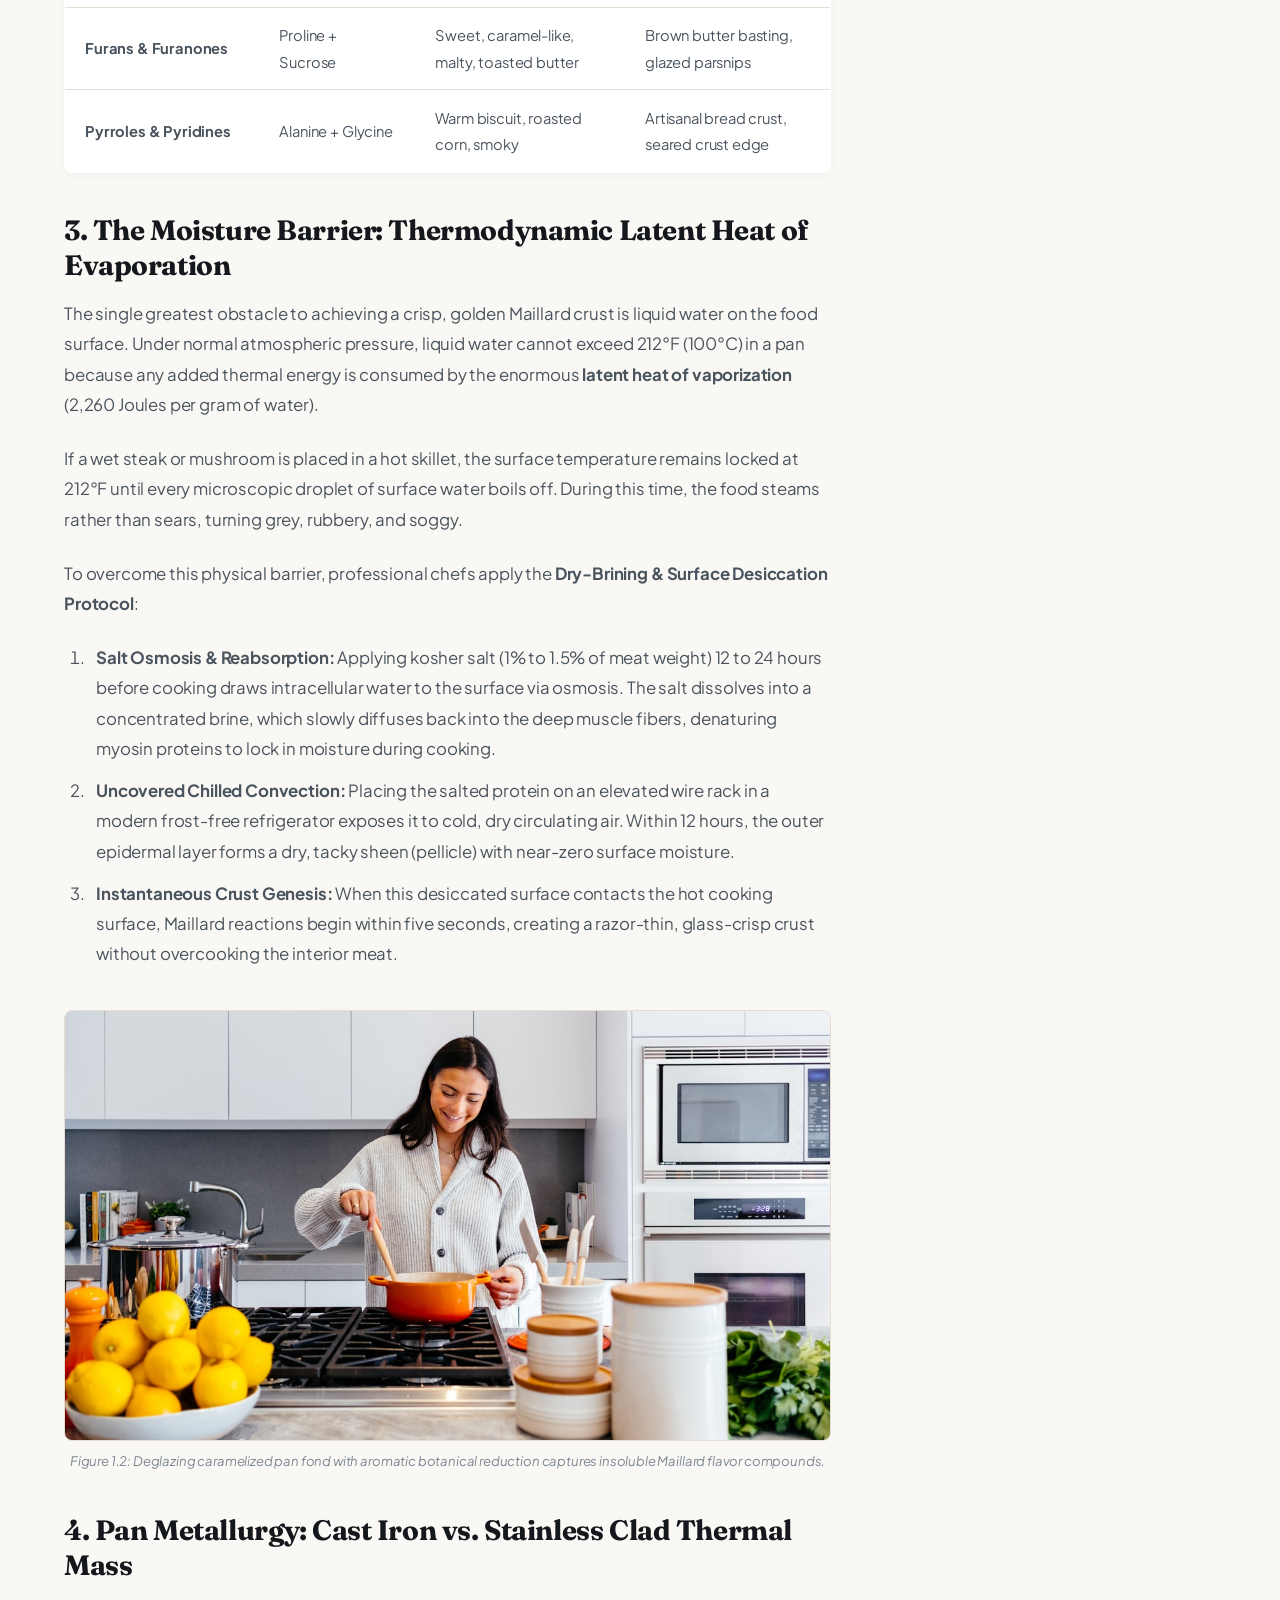
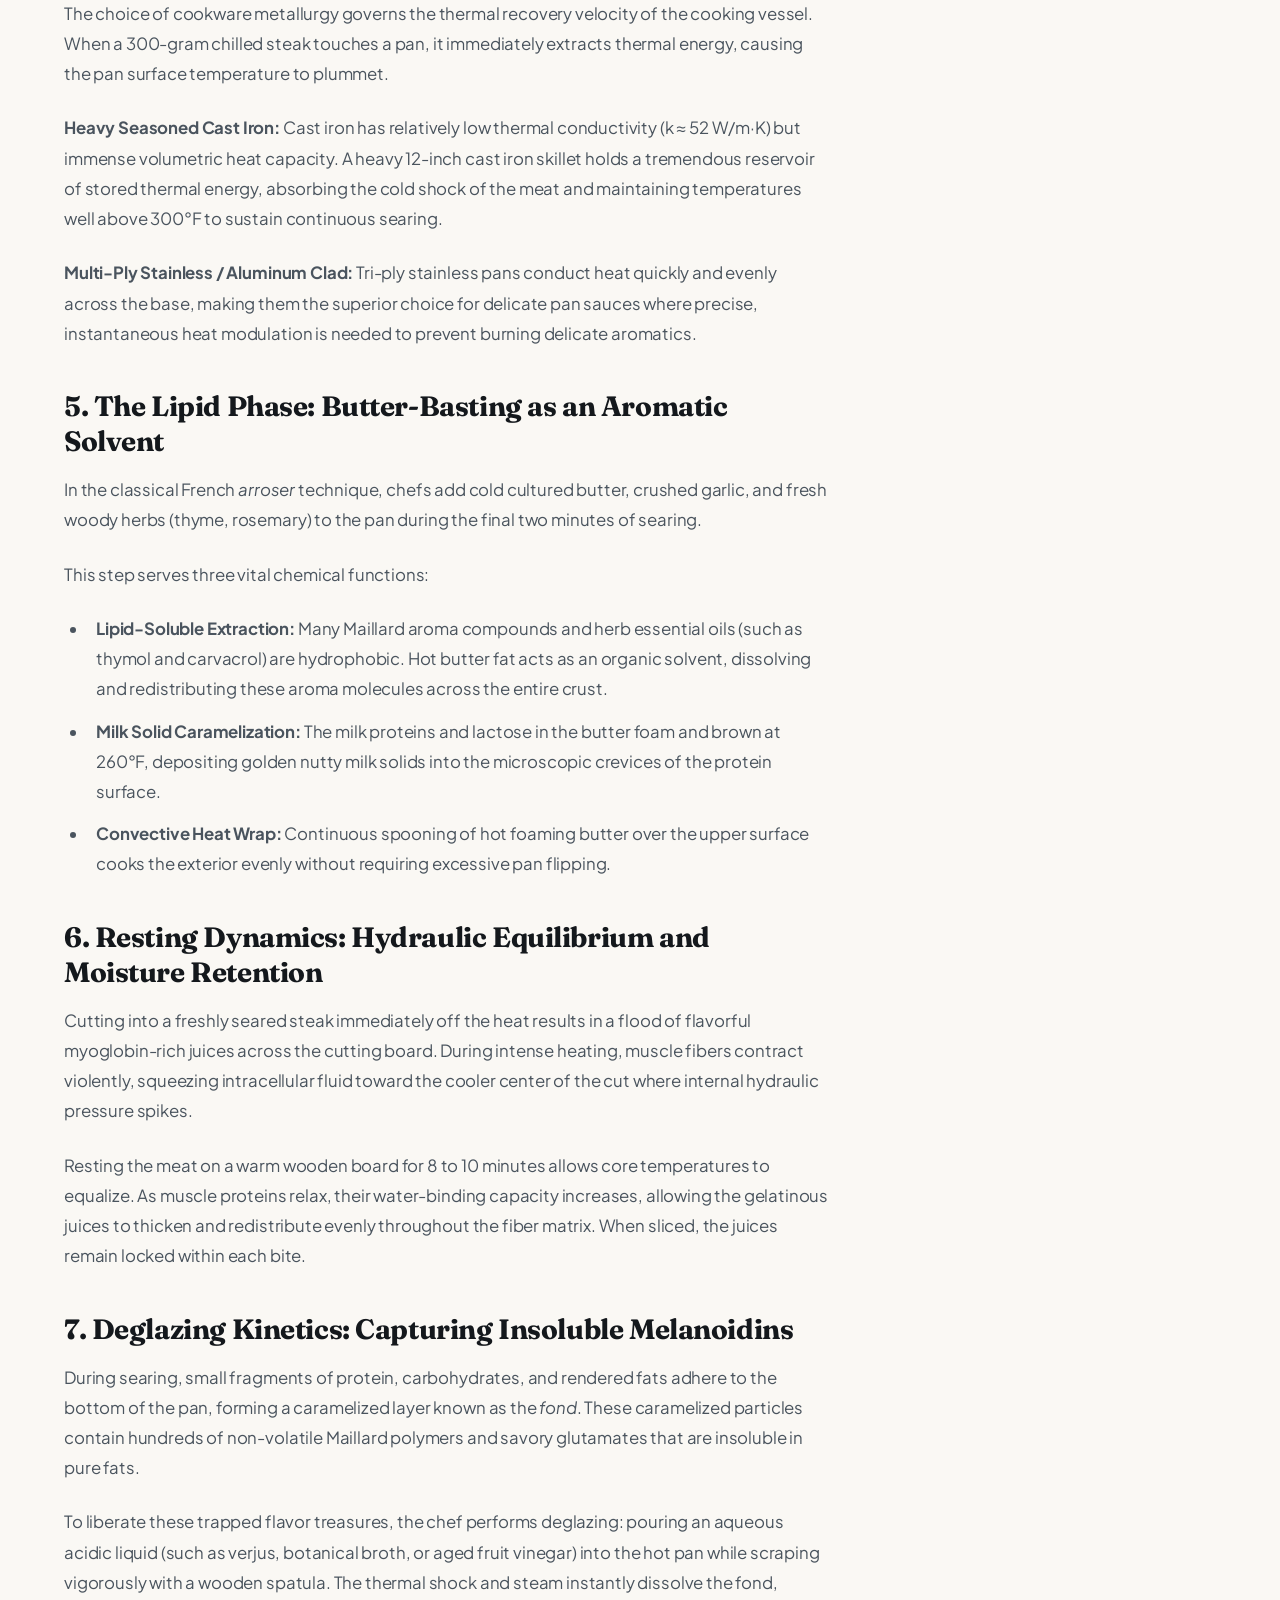
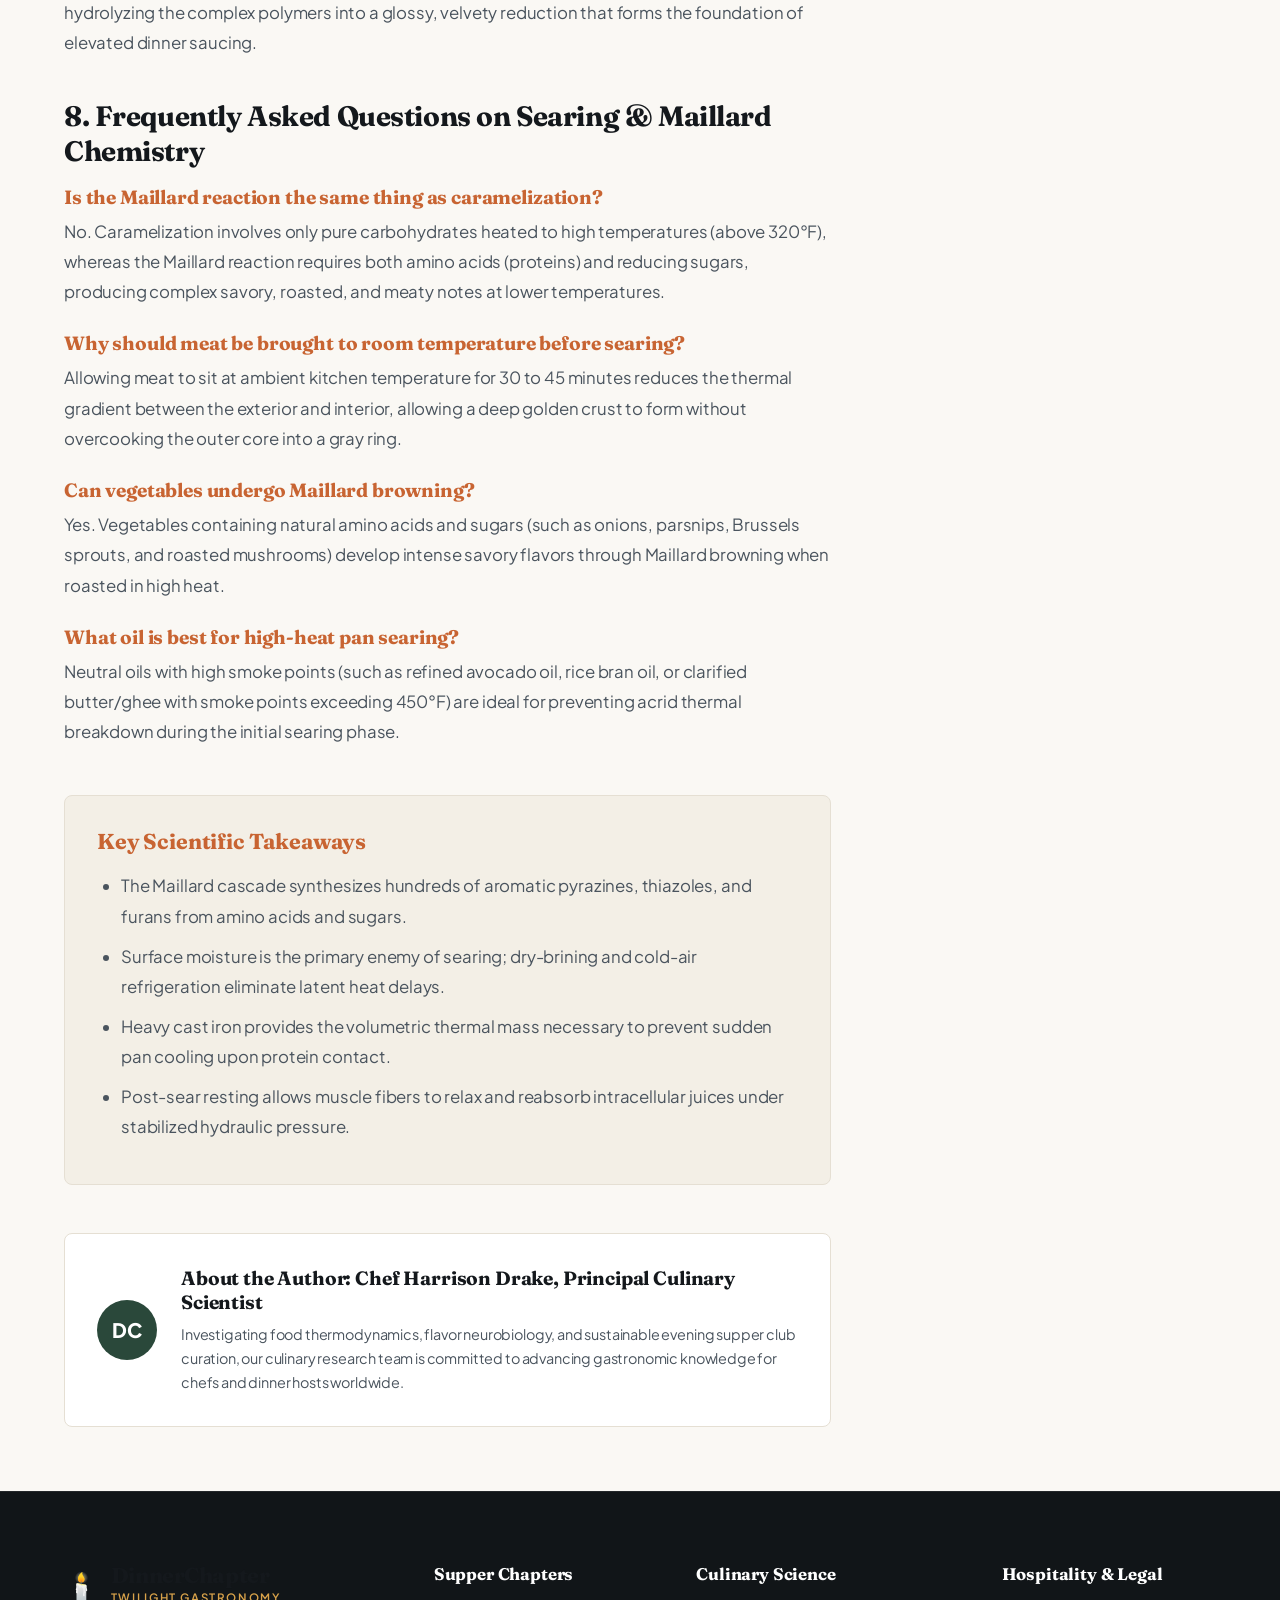
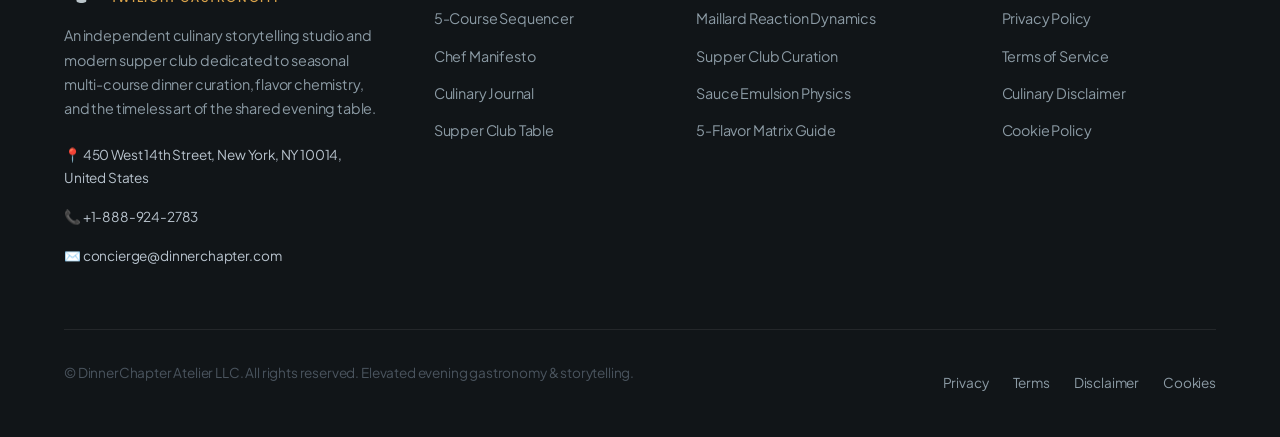
<file: blog/the-science-of-the-maillard-reaction-protein-pyrolysis-flavor-compounds-and-steak-searing-mechanics.html>
<!DOCTYPE html>
<html lang="en">
<head>
    <!-- Google Tag Manager / GA4 -->
    <script async src="https://www.googletagmanager.com/gtag/js?id=G-0LY0HY7L01"></script>
    <script>
      window.dataLayer = window.dataLayer || [];
      function gtag(){dataLayer.push(arguments);}
      gtag('js', new Date());
      gtag('config', 'G-0LY0HY7L01');
    </script>
    <meta charset="UTF-8">
    <meta name="viewport" content="width=device-width, initial-scale=1.0">
    <title>The Science of the Maillard Reaction: Protein Pyrolysis, Flavor Compounds, and Searing Mechanics | DinnerChapter Journal</title>
    <meta name="description" content="An exhaustive investigation into amino acid-reducing sugar kinetics, surface moisture thermodynamics, and cast iron thermal mass management.">
    <link rel="stylesheet" href="../style.css">
    <link rel="preconnect" href="https://fonts.googleapis.com">
    <link rel="preconnect" href="https://fonts.gstatic.com" crossorigin>
    <link href="https://fonts.googleapis.com/css2?family=Fraunces:ital,opsz,wght@0,9..144,400;0,9..144,600;0,9..144,700;0,9..144,800;1,9..144,400&family=Plus+Jakarta+Sans:ital,wght@0,300;0,400;0,500;0,600;0,700;0,800;1,400;1,600&display=swap" rel="stylesheet">
</head>
<body data-theme="light">
    <div class="reading-progress-bar" id="readingProgress"></div>

    <!-- Header -->
    <header class="site-header">
        <div class="container header-container">
            <a href="../index.html" class="brand-logo">
                <span class="brand-crest">🕯️</span>
                <div class="brand-text">
                    <span class="brand-name">DinnerChapter</span>
                    <span class="brand-sub">Twilight Gastronomy & Supper Club</span>
                </div>
            </a>
            <nav class="desktop-nav">
                <a href="../index.html" class="nav-link">Home</a>
                <a href="../about.html" class="nav-link">Our Philosophy</a>
                <a href="../blog.html" class="nav-link active">Culinary Journal</a>
                <a href="../contact.html" class="nav-link">Supper Desk & Inquiries</a>
            </nav>
            <div class="header-actions">
                <button class="theme-toggle-btn" id="themeToggle" aria-label="Toggle Theme">
                    <span class="theme-icon">🌓</span>
                </button>
                <a href="../contact.html" class="btn btn-primary btn-sm">Join Supper Club</a>
                <button class="mobile-menu-btn" id="menuToggle" aria-label="Open Navigation Menu">
                    <span></span><span></span><span></span>
                </button>
            </div>
        </div>
    </header>

    <div class="mobile-drawer" id="mobileDrawer">
        <div class="mobile-drawer-header">
            <span class="brand-name">DinnerChapter</span>
            <button class="mobile-drawer-close" id="drawerClose">&times;</button>
        </div>
        <nav class="mobile-nav-list">
            <a href="../index.html" class="mobile-nav-link">Home</a>
            <a href="../about.html" class="mobile-nav-link">Our Philosophy</a>
            <a href="../blog.html" class="mobile-nav-link active">Culinary Journal</a>
            <a href="../contact.html" class="mobile-nav-link">Supper Desk & Inquiries</a>
        </nav>
    </div>

    <main class="page-main-wrap">

        <!-- Breadcrumbs -->
        <div class="breadcrumb-container">
            <div class="container">
                <ul class="breadcrumbs">
                    <li><a href="../index.html">Home</a></li>
                    <li><a href="../blog.html">Culinary Journal</a></li>
                    <li class="active">The Science of the Maillard Reaction: Protein Pyrolysis, Flavor Compounds, and Searing Mechanics</li>
                </ul>
            </div>
        </div>

        <!-- Article Container -->
        <article class="article-main-container">
            <div class="container article-layout">
                <!-- Main Content Column -->
                <div class="article-content-column">
                    <header class="article-header">
                        <div class="article-meta-top">
                            <span class="article-category-badge">Thermodynamics & Searing</span>
                            <span class="article-reading-time">16 min read</span>
                        </div>
                        <h1 class="article-title">The Science of the Maillard Reaction: Protein Pyrolysis, Flavor Compounds, and Searing Mechanics</h1>
                        <div class="article-byline">
                            <div class="author-avatar-badge">DC</div>
                            <div class="byline-info">
                                <span class="author-name">Chef Harrison Drake, Principal Culinary Scientist</span>
                                <span class="publish-date">Published on September 3, 2026 &bull; Culinary Science Monograph</span>
                            </div>
                        </div>
                    </header>

                    <div class="article-hero-image-wrap">
                        <img src="../images/gourmet-seared-steak-dinner.jpg" alt="The Science of the Maillard Reaction: Protein Pyrolysis, Flavor Compounds, and Searing Mechanics">
                    </div>

                    <!-- Main Article Body -->
                    <div class="article-body-content">
                        
            <p class="lead-paragraph">
                The golden-brown, deeply aromatic crust formed on a perfectly seared steak, roasted root vegetable, or toasted crust of artisanal bread is universally recognized as the hallmark of culinary excellence. Yet, behind this intoxicating aroma and savory complexity lies one of the most intricate organic chemical cascades in food physics: the Maillard reaction. Discovered by French physician Louis-Camille Maillard in 1912, this non-enzymatic browning network transforms simple amino acids and reducing sugars into hundreds of volatile flavor molecules that define gourmet dinner centerpieces.
            </p>

            <div class="scholarly-callout">
                <div class="callout-icon">🔥</div>
                <div class="callout-body">
                    <h4>The Critical 280&deg;F &ndash; 330&deg;F (140&deg;C &ndash; 165&deg;C) Thermal Window</h4>
                    <p>
                        The Maillard reaction begins sluggishly at 200&deg;F but accelerates exponentially between 280&deg;F and 330&deg;F. Above 355&deg;F (180&deg;C), simple sugar caramelization takes over, and exceeding 400&deg;F (204&deg;C) causes true protein pyrolysis (charring), producing acrid bitter compounds and heterocyclic amines.
                    </p>
                </div>
            </div>

            <h2>1. Molecular Cascade: From Glycosylamine to Melanoidin Polymers</h2>
            <p>
                Unlike simple caramelization—which is the thermal decomposition of pure sucrose or glucose without nitrogen—the Maillard cascade requires two distinct biochemical precursors: a free amino acid (typically lysine, cysteine, or proline) and a reducing sugar possessing an open carbonyl group (such as glucose, fructose, or ribose).
            </p>
            <p>
                The reaction unfolds across three continuous kinetic stages:
            </p>
            <ul class="academic-checklist">
                <li><strong>Early Phase (Condensation & Amadori Rearrangement):</strong> The nucleophilic amino group attacks the electrophilic carbonyl carbon of the reducing sugar, expelling a molecule of water to form an unstable N-substituted glycosylamine. This molecule undergoes an irreversible Amadori rearrangement (or Heyns rearrangement for ketoses) to produce stable 1-amino-1-deoxy-2-ketose intermediates.</li>
                <li><strong>Intermediate Phase (Dehydration & Fragmentation):</strong> The Amadori compounds undergo enolization, dicarbonyl cleavage, and Strecker degradation. Here, alpha-amino acids are decarboxylated and oxidized into key volatile aldehydes.</li>
                <li><strong>Final Phase (Polymerization & Aroma Synthesis):</strong> Highly reactive dicarbonyls and Strecker aldehydes condense with remaining amines, polymerizing into high-molecular-weight brown pigments called <em>melanoidins</em> and generating hundreds of heterocyclic volatile aroma compounds.</li>
            </ul>

            <div class="article-inner-image">
                <img src="../images/cast-iron-skillet-cooking.jpg" alt="Cast iron skillet searing with sizzling butter and fresh herbs">
                <span class="image-caption">Figure 1.1: Radiant cast iron heat transfer drives rapid moisture vaporization, enabling instantaneous Maillard crust formation.</span>
            </div>

            <h2>2. Volatile Flavor Chemistry: The Spectrum of Searing Aromas</h2>
            <p>
                The sensory delight of seared proteins stems from the astonishing variety of volatile heterocyclic ring structures synthesized during the final Maillard phase. Different amino acid precursors yield distinct aromatic profiles:
            </p>

            <table class="academic-comparison-table">
                <thead>
                    <tr>
                        <th>Heterocyclic Compound Class</th>
                        <th>Precursor Amino Acids</th>
                        <th>Sensory Aroma Character</th>
                        <th>Culinary Expression</th>
                    </tr>
                </thead>
                <tbody>
                    <tr>
                        <td><strong>Pyrazines & Alkylpyrazines</strong></td>
                        <td>Lysine + Glucose</td>
                        <td>Nutty, roasted, toasted grain, earthy</td>
                        <td>Dark steak crust, roasted coffee notes</td>
                    </tr>
                    <tr>
                        <td><strong>Thiophenes & Thiazoles</strong></td>
                        <td>Cysteine + Methionine</td>
                        <td>Meaty, savory, rich broth, savory umami</td>
                        <td>Roasted pan drippings, beef reduction</td>
                    </tr>
                    <tr>
                        <td><strong>Furans & Furanones</strong></td>
                        <td>Proline + Sucrose</td>
                        <td>Sweet, caramel-like, malty, toasted butter</td>
                        <td>Brown butter basting, glazed parsnips</td>
                    </tr>
                    <tr>
                        <td><strong>Pyrroles & Pyridines</strong></td>
                        <td>Alanine + Glycine</td>
                        <td>Warm biscuit, roasted corn, smoky</td>
                        <td>Artisanal bread crust, seared crust edge</td>
                    </tr>
                </tbody>
            </table>

            <h2>3. The Moisture Barrier: Thermodynamic Latent Heat of Evaporation</h2>
            <p>
                The single greatest obstacle to achieving a crisp, golden Maillard crust is liquid water on the food surface. Under normal atmospheric pressure, liquid water cannot exceed 212&deg;F (100&deg;C) in a pan because any added thermal energy is consumed by the enormous <strong>latent heat of vaporization</strong> (2,260 Joules per gram of water).
            </p>
            <p>
                If a wet steak or mushroom is placed in a hot skillet, the surface temperature remains locked at 212&deg;F until every microscopic droplet of surface water boils off. During this time, the food steams rather than sears, turning grey, rubbery, and soggy.
            </p>
            <p>
                To overcome this physical barrier, professional chefs apply the <strong>Dry-Brining & Surface Desiccation Protocol</strong>:
            </p>
            <ol class="academic-ordered-list">
                <li><strong>Salt Osmosis & Reabsorption:</strong> Applying kosher salt (1% to 1.5% of meat weight) 12 to 24 hours before cooking draws intracellular water to the surface via osmosis. The salt dissolves into a concentrated brine, which slowly diffuses back into the deep muscle fibers, denaturing myosin proteins to lock in moisture during cooking.</li>
                <li><strong>Uncovered Chilled Convection:</strong> Placing the salted protein on an elevated wire rack in a modern frost-free refrigerator exposes it to cold, dry circulating air. Within 12 hours, the outer epidermal layer forms a dry, tacky sheen (pellicle) with near-zero surface moisture.</li>
                <li><strong>Instantaneous Crust Genesis:</strong> When this desiccated surface contacts the hot cooking surface, Maillard reactions begin within five seconds, creating a razor-thin, glass-crisp crust without overcooking the interior meat.</li>
            </ol>

            <div class="article-inner-image">
                <img src="../images/culinary-sauce-reduction-pan.jpg" alt="Rich pan sauce reduction deglazing Maillard fond">
                <span class="image-caption">Figure 1.2: Deglazing caramelized pan fond with aromatic botanical reduction captures insoluble Maillard flavor compounds.</span>
            </div>

            <h2>4. Pan Metallurgy: Cast Iron vs. Stainless Clad Thermal Mass</h2>
            <p>
                The choice of cookware metallurgy governs the thermal recovery velocity of the cooking vessel. When a 300-gram chilled steak touches a pan, it immediately extracts thermal energy, causing the pan surface temperature to plummet.
            </p>
            <p>
                <strong>Heavy Seasoned Cast Iron:</strong> Cast iron has relatively low thermal conductivity (k &approx; 52 W/m&middot;K) but immense volumetric heat capacity. A heavy 12-inch cast iron skillet holds a tremendous reservoir of stored thermal energy, absorbing the cold shock of the meat and maintaining temperatures well above 300&deg;F to sustain continuous searing.
            </p>
            <p>
                <strong>Multi-Ply Stainless / Aluminum Clad:</strong> Tri-ply stainless pans conduct heat quickly and evenly across the base, making them the superior choice for delicate pan sauces where precise, instantaneous heat modulation is needed to prevent burning delicate aromatics.
            </p>

            <h2>5. The Lipid Phase: Butter-Basting as an Aromatic Solvent</h2>
            <p>
                In the classical French <em>arroser</em> technique, chefs add cold cultured butter, crushed garlic, and fresh woody herbs (thyme, rosemary) to the pan during the final two minutes of searing.
            </p>
            <p>
                This step serves three vital chemical functions:
            </p>
            <ul class="academic-checklist">
                <li><strong>Lipid-Soluble Extraction:</strong> Many Maillard aroma compounds and herb essential oils (such as thymol and carvacrol) are hydrophobic. Hot butter fat acts as an organic solvent, dissolving and redistributing these aroma molecules across the entire crust.</li>
                <li><strong>Milk Solid Caramelization:</strong> The milk proteins and lactose in the butter foam and brown at 260&deg;F, depositing golden nutty milk solids into the microscopic crevices of the protein surface.</li>
                <li><strong>Convective Heat Wrap:</strong> Continuous spooning of hot foaming butter over the upper surface cooks the exterior evenly without requiring excessive pan flipping.</li>
            </ul>

            <h2>6. Resting Dynamics: Hydraulic Equilibrium and Moisture Retention</h2>
            <p>
                Cutting into a freshly seared steak immediately off the heat results in a flood of flavorful myoglobin-rich juices across the cutting board. During intense heating, muscle fibers contract violently, squeezing intracellular fluid toward the cooler center of the cut where internal hydraulic pressure spikes.
            </p>
            <p>
                Resting the meat on a warm wooden board for 8 to 10 minutes allows core temperatures to equalize. As muscle proteins relax, their water-binding capacity increases, allowing the gelatinous juices to thicken and redistribute evenly throughout the fiber matrix. When sliced, the juices remain locked within each bite.
            </p>

            <h2>7. Deglazing Kinetics: Capturing Insoluble Melanoidins</h2>
            <p>
                During searing, small fragments of protein, carbohydrates, and rendered fats adhere to the bottom of the pan, forming a caramelized layer known as the <em>fond</em>. These caramelized particles contain hundreds of non-volatile Maillard polymers and savory glutamates that are insoluble in pure fats.
            </p>
            <p>
                To liberate these trapped flavor treasures, the chef performs deglazing: pouring an aqueous acidic liquid (such as verjus, botanical broth, or aged fruit vinegar) into the hot pan while scraping vigorously with a wooden spatula. The thermal shock and steam instantly dissolve the fond, hydrolyzing the complex polymers into a glossy, velvety reduction that forms the foundation of elevated dinner saucing.
            </p>

            <h2>8. Frequently Asked Questions on Searing & Maillard Chemistry</h2>
            <div class="faq-item" style="margin-bottom: 1.5rem;">
                <h4 style="color: var(--brand-primary); margin-bottom: 0.5rem;">Is the Maillard reaction the same thing as caramelization?</h4>
                <p>No. Caramelization involves only pure carbohydrates heated to high temperatures (above 320&deg;F), whereas the Maillard reaction requires both amino acids (proteins) and reducing sugars, producing complex savory, roasted, and meaty notes at lower temperatures.</p>
            </div>
            <div class="faq-item" style="margin-bottom: 1.5rem;">
                <h4 style="color: var(--brand-primary); margin-bottom: 0.5rem;">Why should meat be brought to room temperature before searing?</h4>
                <p>Allowing meat to sit at ambient kitchen temperature for 30 to 45 minutes reduces the thermal gradient between the exterior and interior, allowing a deep golden crust to form without overcooking the outer core into a gray ring.</p>
            </div>
            <div class="faq-item" style="margin-bottom: 1.5rem;">
                <h4 style="color: var(--brand-primary); margin-bottom: 0.5rem;">Can vegetables undergo Maillard browning?</h4>
                <p>Yes. Vegetables containing natural amino acids and sugars (such as onions, parsnips, Brussels sprouts, and roasted mushrooms) develop intense savory flavors through Maillard browning when roasted in high heat.</p>
            </div>
            <div class="faq-item" style="margin-bottom: 1.5rem;">
                <h4 style="color: var(--brand-primary); margin-bottom: 0.5rem;">What oil is best for high-heat pan searing?</h4>
                <p>Neutral oils with high smoke points (such as refined avocado oil, rice bran oil, or clarified butter/ghee with smoke points exceeding 450&deg;F) are ideal for preventing acrid thermal breakdown during the initial searing phase.</p>
            </div>

            <div class="article-key-takeaways">
                <h3>Key Scientific Takeaways</h3>
                <ul>
                    <li>The Maillard cascade synthesizes hundreds of aromatic pyrazines, thiazoles, and furans from amino acids and sugars.</li>
                    <li>Surface moisture is the primary enemy of searing; dry-brining and cold-air refrigeration eliminate latent heat delays.</li>
                    <li>Heavy cast iron provides the volumetric thermal mass necessary to prevent sudden pan cooling upon protein contact.</li>
                    <li>Post-sear resting allows muscle fibers to relax and reabsorb intracellular juices under stabilized hydraulic pressure.</li>
                </ul>
            </div>
        
                    </div>

                    <!-- Author Biography Footer -->
                    <footer class="article-author-bio-card">
                        <div class="bio-avatar">DC</div>
                        <div class="bio-details">
                            <h4>About the Author: Chef Harrison Drake, Principal Culinary Scientist</h4>
                            <p>
                                Investigating food thermodynamics, flavor neurobiology, and sustainable evening supper club curation, our culinary research team is committed to advancing gastronomic knowledge for chefs and dinner hosts worldwide.
                            </p>
                        </div>
                    </footer>
                </div>

                <!-- Sidebar Column -->
                <aside class="article-sidebar">
                    <div class="sidebar-widget">
                        <h3>About DinnerChapter</h3>
                        <p>DinnerChapter is an independent culinary atelier and supper club in New York dedicated to seasonal gastronomy, multi-course dinner architecture, and the art of the shared table.</p>
                        <a href="../about.html" class="btn btn-outline btn-sm">Our Culinary Philosophy</a>
                    </div>

                    <div class="sidebar-widget">
                        <h3>Supper Consultation</h3>
                        <p>Planning a private multi-course dinner gathering or seeking menu design advice? Consult with our culinary team.</p>
                        <p style="font-weight: 600; color: var(--brand-primary); margin-bottom: 0.5rem;">📞 +1-888-924-2783</p>
                        <p style="font-size: 0.85rem; color: var(--text-muted); margin-bottom: 1rem;">📍 450 West 14th Street, NY</p>
                        <a href="../contact.html" class="btn btn-primary btn-sm" style="width: 100%;">Contact Culinary Desk</a>
                    </div>
                </aside>
            </div>
        </article>
    
    </main>

    <!-- Footer -->
    <footer class="site-footer">
        <div class="container">
            <div class="footer-top">
                <div class="footer-brand-col">
                    <div class="brand-logo">
                        <span class="brand-crest">🕯️</span>
                        <div class="brand-text">
                            <span class="brand-name">DinnerChapter</span>
                            <span class="brand-sub">Twilight Gastronomy</span>
                        </div>
                    </div>
                    <p>An independent culinary storytelling studio and modern supper club dedicated to seasonal multi-course dinner curation, flavor chemistry, and the timeless art of the shared evening table.</p>
                    <div class="footer-coordinates">
                        <p>📍 450 West 14th Street, New York, NY 10014, United States</p>
                        <p>📞 +1-888-924-2783</p>
                        <p>✉️ concierge@dinnerchapter.com</p>
                    </div>
                </div>
                <div class="footer-nav-col">
                    <h4>Supper Chapters</h4>
                    <ul>
                        <li><a href="../index.html">5-Course Sequencer</a></li>
                        <li><a href="../about.html">Chef Manifesto</a></li>
                        <li><a href="../blog.html">Culinary Journal</a></li>
                        <li><a href="../contact.html">Supper Club Table</a></li>
                    </ul>
                </div>
                <div class="footer-nav-col">
                    <h4>Culinary Science</h4>
                    <ul>
                        <li><a href="the-science-of-the-maillard-reaction-protein-pyrolysis-flavor-compounds-and-steak-searing-mechanics.html">Maillard Reaction Dynamics</a></li>
                        <li><a href="the-art-of-the-modern-supper-club-curating-multi-course-narratives-tablescape-design-and-guest-dynamics.html">Supper Club Curation</a></li>
                        <li><a href="emulsion-chemistry-in-evening-sauces-hollandaise-beurre-blanc-and-velvety-reductions-demystified.html">Sauce Emulsion Physics</a></li>
                        <li><a href="balancing-the-five-flavor-profiles-salt-acid-fat-heat-and-umami-in-complex-dinner-orchestration.html">5-Flavor Matrix Guide</a></li>
                    </ul>
                </div>
                <div class="footer-nav-col">
                    <h4>Hospitality & Legal</h4>
                    <ul>
                        <li><a href="../privacy.html">Privacy Policy</a></li>
                        <li><a href="../terms.html">Terms of Service</a></li>
                        <li><a href="../disclaimer.html">Culinary Disclaimer</a></li>
                        <li><a href="../cookies.html">Cookie Policy</a></li>
                    </ul>
                </div>
            </div>
            <div class="footer-bottom">
                <p>&copy; <?php echo date('Y'); ?> DinnerChapter Atelier LLC. All rights reserved. Elevated evening gastronomy & storytelling.</p>
                <div class="footer-legal-links">
                    <a href="../privacy.html">Privacy</a>
                    <a href="../terms.html">Terms</a>
                    <a href="../disclaimer.html">Disclaimer</a>
                    <a href="../cookies.html">Cookies</a>
                </div>
            </div>
        </div>
    </footer>

    <script src="../script.js"></script>
</body>
</html>
</file>
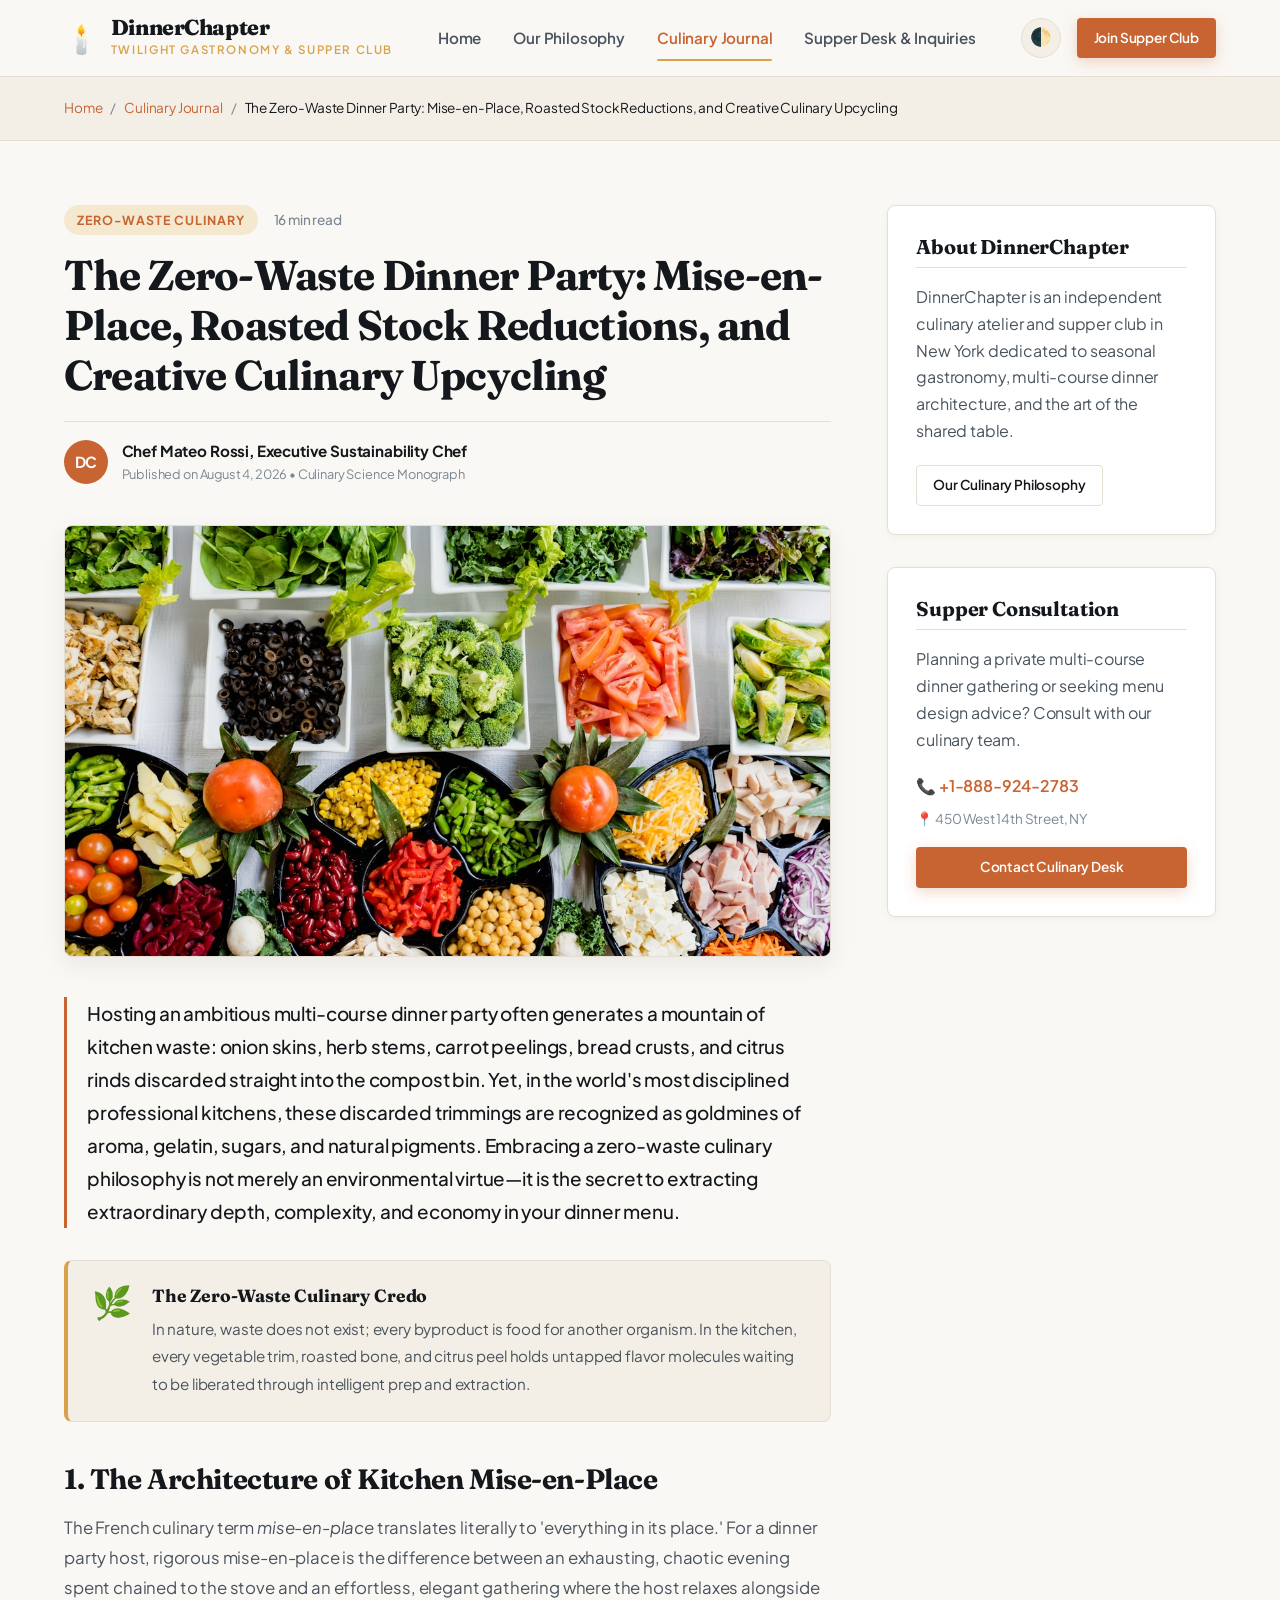
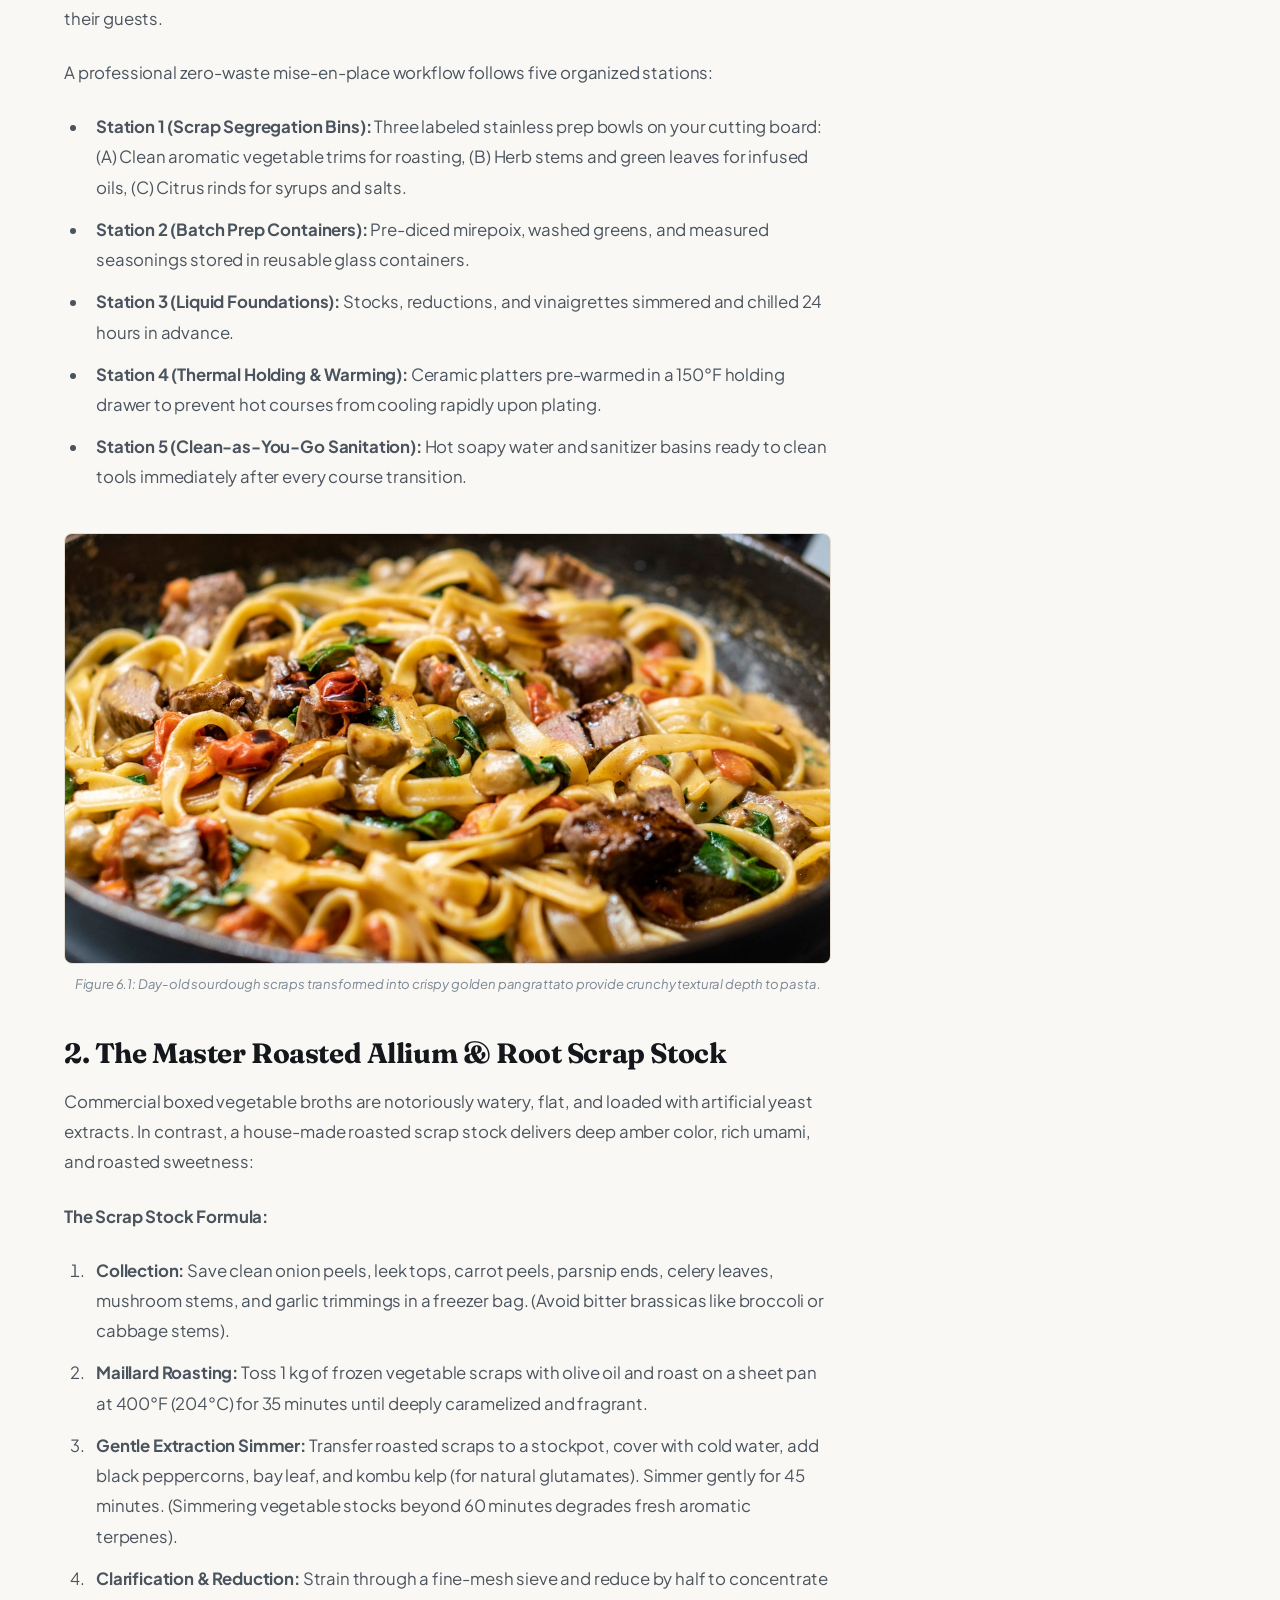
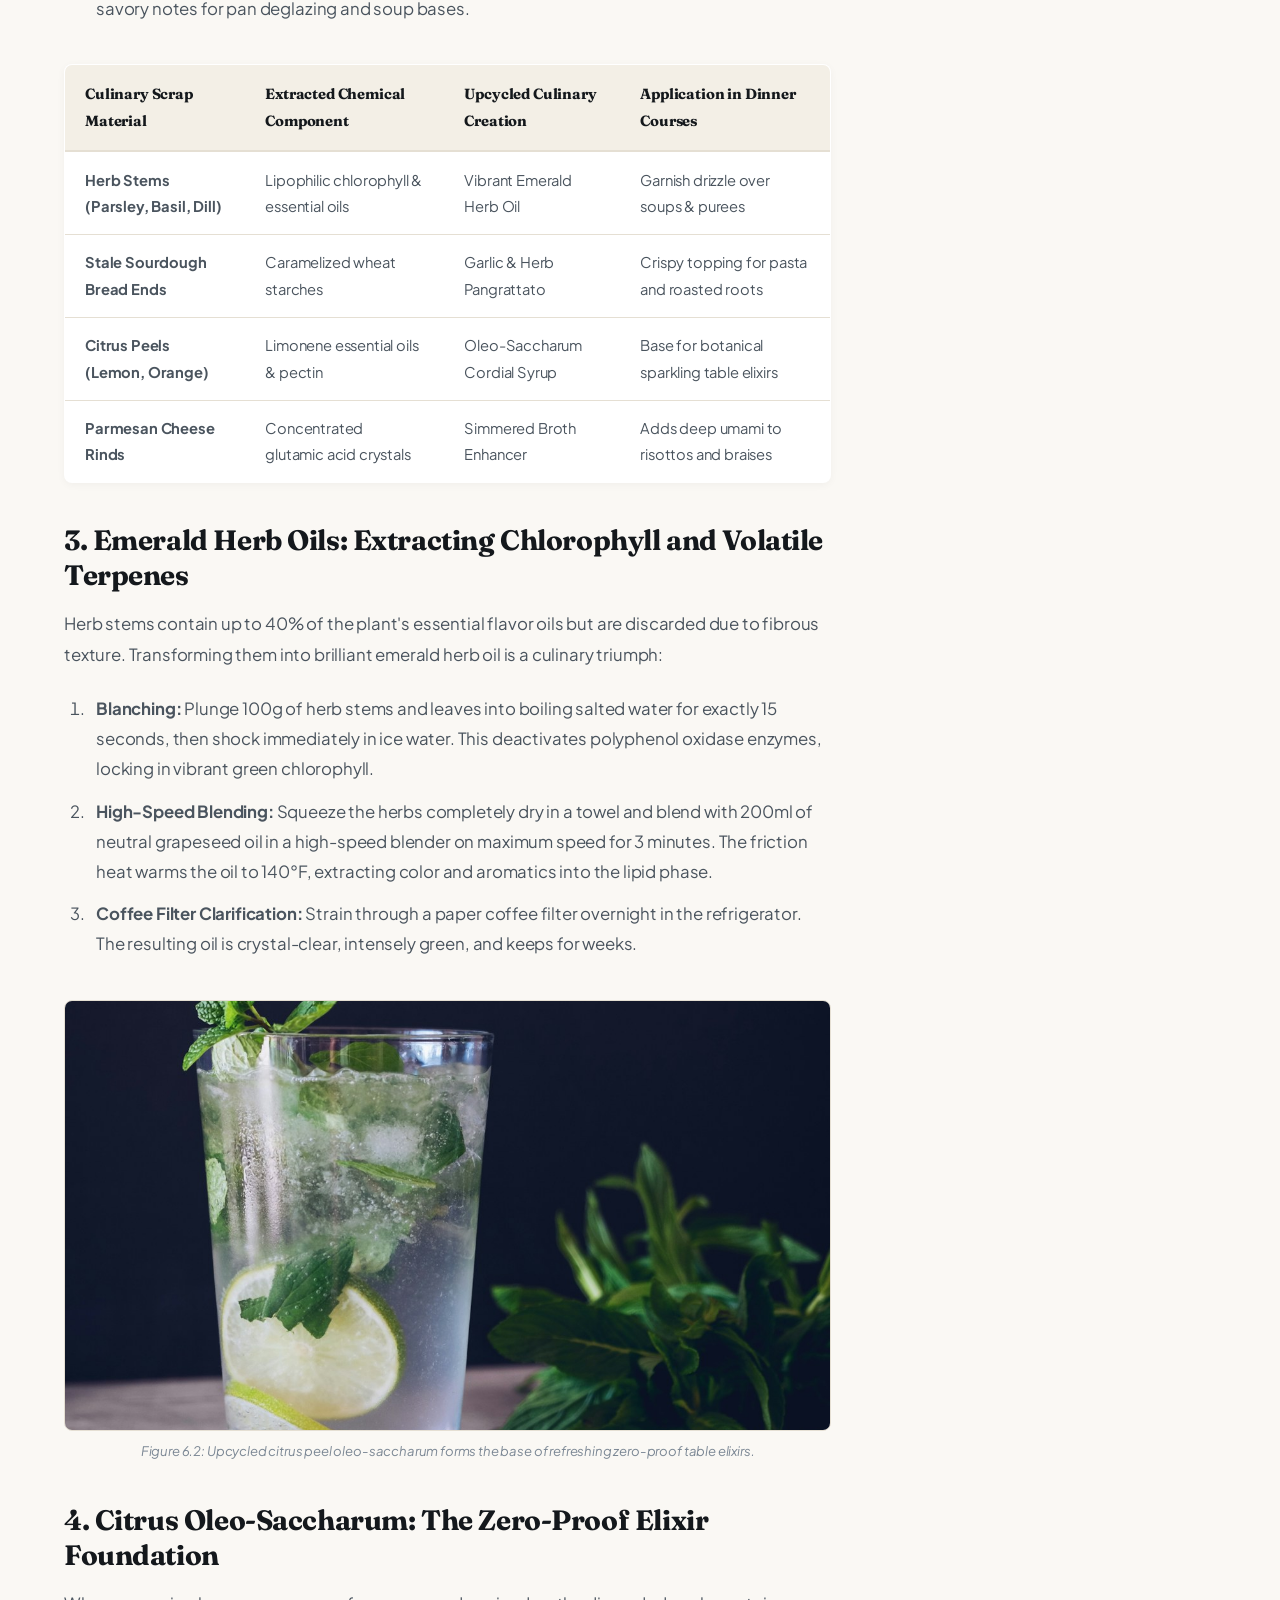
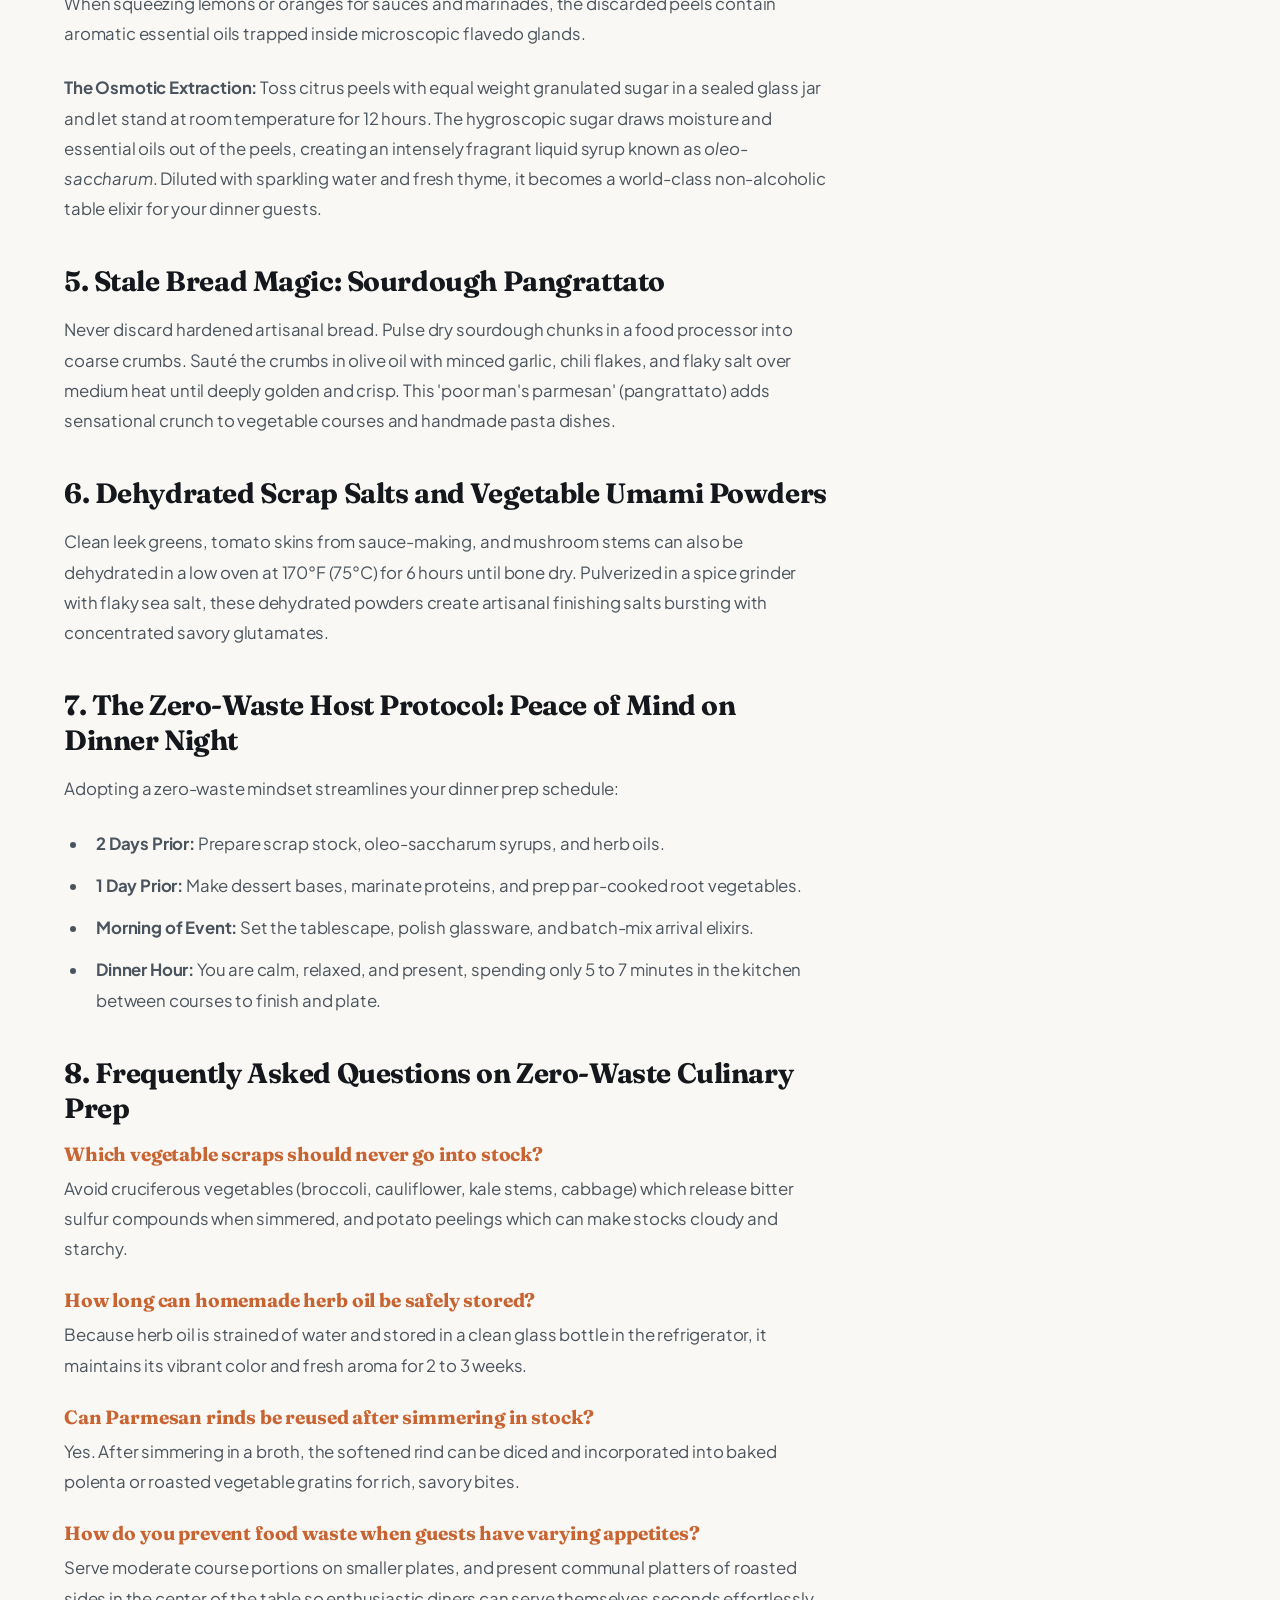
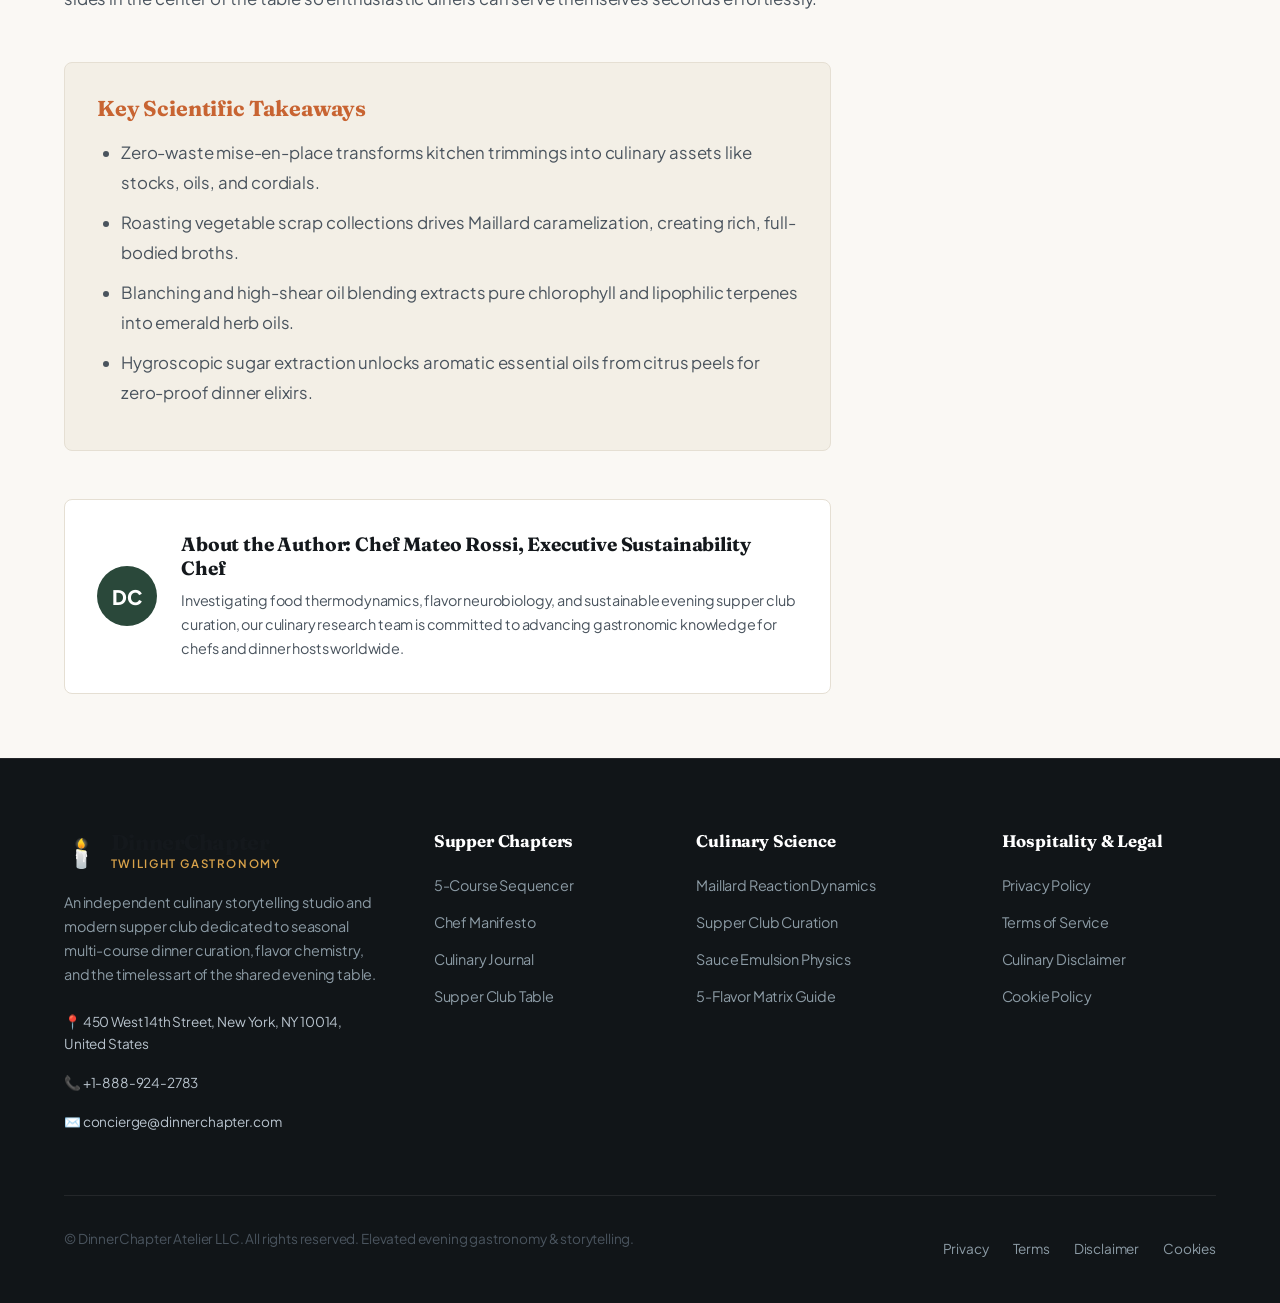
<file: blog/the-zero-waste-dinner-party-mise-en-place-vegetable-stock-reductions-and-creative-culinary-upcycling.html>
<!DOCTYPE html>
<html lang="en">
<head>
    <!-- Google Tag Manager / GA4 -->
    <script async src="https://www.googletagmanager.com/gtag/js?id=G-0LY0HY7L01"></script>
    <script>
      window.dataLayer = window.dataLayer || [];
      function gtag(){dataLayer.push(arguments);}
      gtag('js', new Date());
      gtag('config', 'G-0LY0HY7L01');
    </script>
    <meta charset="UTF-8">
    <meta name="viewport" content="width=device-width, initial-scale=1.0">
    <title>The Zero-Waste Dinner Party: Mise-en-Place, Roasted Stock Reductions, and Creative Culinary Upcycling | DinnerChapter Journal</title>
    <meta name="description" content="Step-by-step techniques to extract deep flavor from vegetable scraps, create roasted stocks, infused oils, and host sustainable dinners.">
    <link rel="stylesheet" href="../style.css">
    <link rel="preconnect" href="https://fonts.googleapis.com">
    <link rel="preconnect" href="https://fonts.gstatic.com" crossorigin>
    <link href="https://fonts.googleapis.com/css2?family=Fraunces:ital,opsz,wght@0,9..144,400;0,9..144,600;0,9..144,700;0,9..144,800;1,9..144,400&family=Plus+Jakarta+Sans:ital,wght@0,300;0,400;0,500;0,600;0,700;0,800;1,400;1,600&display=swap" rel="stylesheet">
</head>
<body data-theme="light">
    <div class="reading-progress-bar" id="readingProgress"></div>

    <!-- Header -->
    <header class="site-header">
        <div class="container header-container">
            <a href="../index.html" class="brand-logo">
                <span class="brand-crest">🕯️</span>
                <div class="brand-text">
                    <span class="brand-name">DinnerChapter</span>
                    <span class="brand-sub">Twilight Gastronomy & Supper Club</span>
                </div>
            </a>
            <nav class="desktop-nav">
                <a href="../index.html" class="nav-link">Home</a>
                <a href="../about.html" class="nav-link">Our Philosophy</a>
                <a href="../blog.html" class="nav-link active">Culinary Journal</a>
                <a href="../contact.html" class="nav-link">Supper Desk & Inquiries</a>
            </nav>
            <div class="header-actions">
                <button class="theme-toggle-btn" id="themeToggle" aria-label="Toggle Theme">
                    <span class="theme-icon">🌓</span>
                </button>
                <a href="../contact.html" class="btn btn-primary btn-sm">Join Supper Club</a>
                <button class="mobile-menu-btn" id="menuToggle" aria-label="Open Navigation Menu">
                    <span></span><span></span><span></span>
                </button>
            </div>
        </div>
    </header>

    <div class="mobile-drawer" id="mobileDrawer">
        <div class="mobile-drawer-header">
            <span class="brand-name">DinnerChapter</span>
            <button class="mobile-drawer-close" id="drawerClose">&times;</button>
        </div>
        <nav class="mobile-nav-list">
            <a href="../index.html" class="mobile-nav-link">Home</a>
            <a href="../about.html" class="mobile-nav-link">Our Philosophy</a>
            <a href="../blog.html" class="mobile-nav-link active">Culinary Journal</a>
            <a href="../contact.html" class="mobile-nav-link">Supper Desk & Inquiries</a>
        </nav>
    </div>

    <main class="page-main-wrap">

        <!-- Breadcrumbs -->
        <div class="breadcrumb-container">
            <div class="container">
                <ul class="breadcrumbs">
                    <li><a href="../index.html">Home</a></li>
                    <li><a href="../blog.html">Culinary Journal</a></li>
                    <li class="active">The Zero-Waste Dinner Party: Mise-en-Place, Roasted Stock Reductions, and Creative Culinary Upcycling</li>
                </ul>
            </div>
        </div>

        <!-- Article Container -->
        <article class="article-main-container">
            <div class="container article-layout">
                <!-- Main Content Column -->
                <div class="article-content-column">
                    <header class="article-header">
                        <div class="article-meta-top">
                            <span class="article-category-badge">Zero-Waste Culinary</span>
                            <span class="article-reading-time">16 min read</span>
                        </div>
                        <h1 class="article-title">The Zero-Waste Dinner Party: Mise-en-Place, Roasted Stock Reductions, and Creative Culinary Upcycling</h1>
                        <div class="article-byline">
                            <div class="author-avatar-badge">DC</div>
                            <div class="byline-info">
                                <span class="author-name">Chef Mateo Rossi, Executive Sustainability Chef</span>
                                <span class="publish-date">Published on August 4, 2026 &bull; Culinary Science Monograph</span>
                            </div>
                        </div>
                    </header>

                    <div class="article-hero-image-wrap">
                        <img src="../images/kitchen-mise-en-place-harvest.jpg" alt="The Zero-Waste Dinner Party: Mise-en-Place, Roasted Stock Reductions, and Creative Culinary Upcycling">
                    </div>

                    <!-- Main Article Body -->
                    <div class="article-body-content">
                        
            <p class="lead-paragraph">
                Hosting an ambitious multi-course dinner party often generates a mountain of kitchen waste: onion skins, herb stems, carrot peelings, bread crusts, and citrus rinds discarded straight into the compost bin. Yet, in the world's most disciplined professional kitchens, these discarded trimmings are recognized as goldmines of aroma, gelatin, sugars, and natural pigments. Embracing a zero-waste culinary philosophy is not merely an environmental virtue—it is the secret to extracting extraordinary depth, complexity, and economy in your dinner menu.
            </p>

            <div class="scholarly-callout">
                <div class="callout-icon">🌿</div>
                <div class="callout-body">
                    <h4>The Zero-Waste Culinary Credo</h4>
                    <p>
                        In nature, waste does not exist; every byproduct is food for another organism. In the kitchen, every vegetable trim, roasted bone, and citrus peel holds untapped flavor molecules waiting to be liberated through intelligent prep and extraction.
                    </p>
                </div>
            </div>

            <h2>1. The Architecture of Kitchen Mise-en-Place</h2>
            <p>
                The French culinary term <em>mise-en-place</em> translates literally to 'everything in its place.' For a dinner party host, rigorous mise-en-place is the difference between an exhausting, chaotic evening spent chained to the stove and an effortless, elegant gathering where the host relaxes alongside their guests.
            </p>
            <p>
                A professional zero-waste mise-en-place workflow follows five organized stations:
            </p>
            <ul class="academic-checklist">
                <li><strong>Station 1 (Scrap Segregation Bins):</strong> Three labeled stainless prep bowls on your cutting board: (A) Clean aromatic vegetable trims for roasting, (B) Herb stems and green leaves for infused oils, (C) Citrus rinds for syrups and salts.</li>
                <li><strong>Station 2 (Batch Prep Containers):</strong> Pre-diced mirepoix, washed greens, and measured seasonings stored in reusable glass containers.</li>
                <li><strong>Station 3 (Liquid Foundations):</strong> Stocks, reductions, and vinaigrettes simmered and chilled 24 hours in advance.</li>
                <li><strong>Station 4 (Thermal Holding & Warming):</strong> Ceramic platters pre-warmed in a 150&deg;F holding drawer to prevent hot courses from cooling rapidly upon plating.</li>
                <li><strong>Station 5 (Clean-as-You-Go Sanitation):</strong> Hot soapy water and sanitizer basins ready to clean tools immediately after every course transition.</li>
            </ul>

            <div class="article-inner-image">
                <img src="../images/artisanal-handmade-pasta-dinner.jpg" alt="Artisanal dinner pasta garnished with crispy herb-infused pangrattato">
                <span class="image-caption">Figure 6.1: Day-old sourdough scraps transformed into crispy golden pangrattato provide crunchy textural depth to pasta.</span>
            </div>

            <h2>2. The Master Roasted Allium & Root Scrap Stock</h2>
            <p>
                Commercial boxed vegetable broths are notoriously watery, flat, and loaded with artificial yeast extracts. In contrast, a house-made roasted scrap stock delivers deep amber color, rich umami, and roasted sweetness:
            </p>
            <p>
                <strong>The Scrap Stock Formula:</strong>
            </p>
            <ol class="academic-ordered-list">
                <li><strong>Collection:</strong> Save clean onion peels, leek tops, carrot peels, parsnip ends, celery leaves, mushroom stems, and garlic trimmings in a freezer bag. (Avoid bitter brassicas like broccoli or cabbage stems).</li>
                <li><strong>Maillard Roasting:</strong> Toss 1 kg of frozen vegetable scraps with olive oil and roast on a sheet pan at 400&deg;F (204&deg;C) for 35 minutes until deeply caramelized and fragrant.</li>
                <li><strong>Gentle Extraction Simmer:</strong> Transfer roasted scraps to a stockpot, cover with cold water, add black peppercorns, bay leaf, and kombu kelp (for natural glutamates). Simmer gently for 45 minutes. (Simmering vegetable stocks beyond 60 minutes degrades fresh aromatic terpenes).</li>
                <li><strong>Clarification & Reduction:</strong> Strain through a fine-mesh sieve and reduce by half to concentrate savory notes for pan deglazing and soup bases.</li>
            </ol>

            <table class="academic-comparison-table">
                <thead>
                    <tr>
                        <th>Culinary Scrap Material</th>
                        <th>Extracted Chemical Component</th>
                        <th>Upcycled Culinary Creation</th>
                        <th>Application in Dinner Courses</th>
                    </tr>
                </thead>
                <tbody>
                    <tr>
                        <td><strong>Herb Stems (Parsley, Basil, Dill)</strong></td>
                        <td>Lipophilic chlorophyll & essential oils</td>
                        <td>Vibrant Emerald Herb Oil</td>
                        <td>Garnish drizzle over soups & purees</td>
                    </tr>
                    <tr>
                        <td><strong>Stale Sourdough Bread Ends</strong></td>
                        <td>Caramelized wheat starches</td>
                        <td>Garlic & Herb Pangrattato</td>
                        <td>Crispy topping for pasta and roasted roots</td>
                    </tr>
                    <tr>
                        <td><strong>Citrus Peels (Lemon, Orange)</strong></td>
                        <td>Limonene essential oils & pectin</td>
                        <td>Oleo-Saccharum Cordial Syrup</td>
                        <td>Base for botanical sparkling table elixirs</td>
                    </tr>
                    <tr>
                        <td><strong>Parmesan Cheese Rinds</strong></td>
                        <td>Concentrated glutamic acid crystals</td>
                        <td>Simmered Broth Enhancer</td>
                        <td>Adds deep umami to risottos and braises</td>
                    </tr>
                </tbody>
            </table>

            <h2>3. Emerald Herb Oils: Extracting Chlorophyll and Volatile Terpenes</h2>
            <p>
                Herb stems contain up to 40% of the plant's essential flavor oils but are discarded due to fibrous texture. Transforming them into brilliant emerald herb oil is a culinary triumph:
            </p>
            <ol class="academic-ordered-list">
                <li><strong>Blanching:</strong> Plunge 100g of herb stems and leaves into boiling salted water for exactly 15 seconds, then shock immediately in ice water. This deactivates polyphenol oxidase enzymes, locking in vibrant green chlorophyll.</li>
                <li><strong>High-Speed Blending:</strong> Squeeze the herbs completely dry in a towel and blend with 200ml of neutral grapeseed oil in a high-speed blender on maximum speed for 3 minutes. The friction heat warms the oil to 140&deg;F, extracting color and aromatics into the lipid phase.</li>
                <li><strong>Coffee Filter Clarification:</strong> Strain through a paper coffee filter overnight in the refrigerator. The resulting oil is crystal-clear, intensely green, and keeps for weeks.</li>
            </ol>

            <div class="article-inner-image">
                <img src="../images/botanical-sparkling-table-elixir.jpg" alt="Botanical sparkling table elixir made from upcycled citrus oleo-saccharum">
                <span class="image-caption">Figure 6.2: Upcycled citrus peel oleo-saccharum forms the base of refreshing zero-proof table elixirs.</span>
            </div>

            <h2>4. Citrus Oleo-Saccharum: The Zero-Proof Elixir Foundation</h2>
            <p>
                When squeezing lemons or oranges for sauces and marinades, the discarded peels contain aromatic essential oils trapped inside microscopic flavedo glands.
            </p>
            <p>
                <strong>The Osmotic Extraction:</strong> Toss citrus peels with equal weight granulated sugar in a sealed glass jar and let stand at room temperature for 12 hours. The hygroscopic sugar draws moisture and essential oils out of the peels, creating an intensely fragrant liquid syrup known as <em>oleo-saccharum</em>. Diluted with sparkling water and fresh thyme, it becomes a world-class non-alcoholic table elixir for your dinner guests.
            </p>

            <h2>5. Stale Bread Magic: Sourdough Pangrattato</h2>
            <p>
                Never discard hardened artisanal bread. Pulse dry sourdough chunks in a food processor into coarse crumbs. Sauté the crumbs in olive oil with minced garlic, chili flakes, and flaky salt over medium heat until deeply golden and crisp. This 'poor man's parmesan' (pangrattato) adds sensational crunch to vegetable courses and handmade pasta dishes.
            </p>

            <h2>6. Dehydrated Scrap Salts and Vegetable Umami Powders</h2>
            <p>
                Clean leek greens, tomato skins from sauce-making, and mushroom stems can also be dehydrated in a low oven at 170&deg;F (75&deg;C) for 6 hours until bone dry. Pulverized in a spice grinder with flaky sea salt, these dehydrated powders create artisanal finishing salts bursting with concentrated savory glutamates.
            </p>

            <h2>7. The Zero-Waste Host Protocol: Peace of Mind on Dinner Night</h2>
            <p>
                Adopting a zero-waste mindset streamlines your dinner prep schedule:
            </p>
            <ul class="academic-checklist">
                <li><strong>2 Days Prior:</strong> Prepare scrap stock, oleo-saccharum syrups, and herb oils.</li>
                <li><strong>1 Day Prior:</strong> Make dessert bases, marinate proteins, and prep par-cooked root vegetables.</li>
                <li><strong>Morning of Event:</strong> Set the tablescape, polish glassware, and batch-mix arrival elixirs.</li>
                <li><strong>Dinner Hour:</strong> You are calm, relaxed, and present, spending only 5 to 7 minutes in the kitchen between courses to finish and plate.</li>
            </ul>

            <h2>8. Frequently Asked Questions on Zero-Waste Culinary Prep</h2>
            <div class="faq-item" style="margin-bottom: 1.5rem;">
                <h4 style="color: var(--brand-primary); margin-bottom: 0.5rem;">Which vegetable scraps should never go into stock?</h4>
                <p>Avoid cruciferous vegetables (broccoli, cauliflower, kale stems, cabbage) which release bitter sulfur compounds when simmered, and potato peelings which can make stocks cloudy and starchy.</p>
            </div>
            <div class="faq-item" style="margin-bottom: 1.5rem;">
                <h4 style="color: var(--brand-primary); margin-bottom: 0.5rem;">How long can homemade herb oil be safely stored?</h4>
                <p>Because herb oil is strained of water and stored in a clean glass bottle in the refrigerator, it maintains its vibrant color and fresh aroma for 2 to 3 weeks.</p>
            </div>
            <div class="faq-item" style="margin-bottom: 1.5rem;">
                <h4 style="color: var(--brand-primary); margin-bottom: 0.5rem;">Can Parmesan rinds be reused after simmering in stock?</h4>
                <p>Yes. After simmering in a broth, the softened rind can be diced and incorporated into baked polenta or roasted vegetable gratins for rich, savory bites.</p>
            </div>
            <div class="faq-item" style="margin-bottom: 1.5rem;">
                <h4 style="color: var(--brand-primary); margin-bottom: 0.5rem;">How do you prevent food waste when guests have varying appetites?</h4>
                <p>Serve moderate course portions on smaller plates, and present communal platters of roasted sides in the center of the table so enthusiastic diners can serve themselves seconds effortlessly.</p>
            </div>

            <div class="article-key-takeaways">
                <h3>Key Scientific Takeaways</h3>
                <ul>
                    <li>Zero-waste mise-en-place transforms kitchen trimmings into culinary assets like stocks, oils, and cordials.</li>
                    <li>Roasting vegetable scrap collections drives Maillard caramelization, creating rich, full-bodied broths.</li>
                    <li>Blanching and high-shear oil blending extracts pure chlorophyll and lipophilic terpenes into emerald herb oils.</li>
                    <li>Hygroscopic sugar extraction unlocks aromatic essential oils from citrus peels for zero-proof dinner elixirs.</li>
                </ul>
            </div>
        
                    </div>

                    <!-- Author Biography Footer -->
                    <footer class="article-author-bio-card">
                        <div class="bio-avatar">DC</div>
                        <div class="bio-details">
                            <h4>About the Author: Chef Mateo Rossi, Executive Sustainability Chef</h4>
                            <p>
                                Investigating food thermodynamics, flavor neurobiology, and sustainable evening supper club curation, our culinary research team is committed to advancing gastronomic knowledge for chefs and dinner hosts worldwide.
                            </p>
                        </div>
                    </footer>
                </div>

                <!-- Sidebar Column -->
                <aside class="article-sidebar">
                    <div class="sidebar-widget">
                        <h3>About DinnerChapter</h3>
                        <p>DinnerChapter is an independent culinary atelier and supper club in New York dedicated to seasonal gastronomy, multi-course dinner architecture, and the art of the shared table.</p>
                        <a href="../about.html" class="btn btn-outline btn-sm">Our Culinary Philosophy</a>
                    </div>

                    <div class="sidebar-widget">
                        <h3>Supper Consultation</h3>
                        <p>Planning a private multi-course dinner gathering or seeking menu design advice? Consult with our culinary team.</p>
                        <p style="font-weight: 600; color: var(--brand-primary); margin-bottom: 0.5rem;">📞 +1-888-924-2783</p>
                        <p style="font-size: 0.85rem; color: var(--text-muted); margin-bottom: 1rem;">📍 450 West 14th Street, NY</p>
                        <a href="../contact.html" class="btn btn-primary btn-sm" style="width: 100%;">Contact Culinary Desk</a>
                    </div>
                </aside>
            </div>
        </article>
    
    </main>

    <!-- Footer -->
    <footer class="site-footer">
        <div class="container">
            <div class="footer-top">
                <div class="footer-brand-col">
                    <div class="brand-logo">
                        <span class="brand-crest">🕯️</span>
                        <div class="brand-text">
                            <span class="brand-name">DinnerChapter</span>
                            <span class="brand-sub">Twilight Gastronomy</span>
                        </div>
                    </div>
                    <p>An independent culinary storytelling studio and modern supper club dedicated to seasonal multi-course dinner curation, flavor chemistry, and the timeless art of the shared evening table.</p>
                    <div class="footer-coordinates">
                        <p>📍 450 West 14th Street, New York, NY 10014, United States</p>
                        <p>📞 +1-888-924-2783</p>
                        <p>✉️ concierge@dinnerchapter.com</p>
                    </div>
                </div>
                <div class="footer-nav-col">
                    <h4>Supper Chapters</h4>
                    <ul>
                        <li><a href="../index.html">5-Course Sequencer</a></li>
                        <li><a href="../about.html">Chef Manifesto</a></li>
                        <li><a href="../blog.html">Culinary Journal</a></li>
                        <li><a href="../contact.html">Supper Club Table</a></li>
                    </ul>
                </div>
                <div class="footer-nav-col">
                    <h4>Culinary Science</h4>
                    <ul>
                        <li><a href="the-science-of-the-maillard-reaction-protein-pyrolysis-flavor-compounds-and-steak-searing-mechanics.html">Maillard Reaction Dynamics</a></li>
                        <li><a href="the-art-of-the-modern-supper-club-curating-multi-course-narratives-tablescape-design-and-guest-dynamics.html">Supper Club Curation</a></li>
                        <li><a href="emulsion-chemistry-in-evening-sauces-hollandaise-beurre-blanc-and-velvety-reductions-demystified.html">Sauce Emulsion Physics</a></li>
                        <li><a href="balancing-the-five-flavor-profiles-salt-acid-fat-heat-and-umami-in-complex-dinner-orchestration.html">5-Flavor Matrix Guide</a></li>
                    </ul>
                </div>
                <div class="footer-nav-col">
                    <h4>Hospitality & Legal</h4>
                    <ul>
                        <li><a href="../privacy.html">Privacy Policy</a></li>
                        <li><a href="../terms.html">Terms of Service</a></li>
                        <li><a href="../disclaimer.html">Culinary Disclaimer</a></li>
                        <li><a href="../cookies.html">Cookie Policy</a></li>
                    </ul>
                </div>
            </div>
            <div class="footer-bottom">
                <p>&copy; <?php echo date('Y'); ?> DinnerChapter Atelier LLC. All rights reserved. Elevated evening gastronomy & storytelling.</p>
                <div class="footer-legal-links">
                    <a href="../privacy.html">Privacy</a>
                    <a href="../terms.html">Terms</a>
                    <a href="../disclaimer.html">Disclaimer</a>
                    <a href="../cookies.html">Cookies</a>
                </div>
            </div>
        </div>
    </footer>

    <script src="../script.js"></script>
</body>
</html>
</file>
<file: style.css>
/* DinnerChapter - Twilight Gastronomy & Modern Editorial Supper Club Stylesheet */
:root {
    --bg-main: #faf8f4;
    --bg-card: #ffffff;
    --bg-subtle: #f3efe6;
    --bg-overlay: rgba(250, 248, 244, 0.96);
    --text-primary: #14181c;
    --text-secondary: #4a545e;
    --text-muted: #7b8794;
    --brand-primary: #c86432;       /* Warm Saffron Ember */
    --brand-secondary: #2a483a;     /* Forest Herb Sage */
    --brand-gold: #d8a24a;          /* Candlelight Gold */
    --brand-gold-soft: #f4e8cf;     /* Soft Candle Glow */
    --brand-dark: #111518;          /* Twilight Indigo Velvet */
    --border-color: #e5dfd3;
    --border-focus: #c86432;
    --shadow-sm: 0 2px 8px rgba(20, 24, 28, 0.04);
    --shadow-md: 0 8px 24px rgba(20, 24, 28, 0.07);
    --shadow-lg: 0 16px 40px rgba(20, 24, 28, 0.10);
    --font-serif: 'Fraunces', Georgia, serif;
    --font-sans: 'Plus Jakarta Sans', -apple-system, BlinkMacSystemFont, 'Segoe UI', Roboto, sans-serif;
    --radius-sm: 4px;
    --radius-md: 8px;
    --radius-lg: 14px;
    --radius-full: 9999px;
    --transition: all 0.28s cubic-bezier(0.16, 1, 0.3, 1);
}

[data-theme="dark"] {
    --bg-main: #101417;
    --bg-card: #171d22;
    --bg-subtle: #1f272e;
    --bg-overlay: rgba(16, 20, 23, 0.96);
    --text-primary: #f5f3ee;
    --text-secondary: #b8c3cd;
    --text-muted: #7e8c99;
    --brand-primary: #e67845;
    --brand-secondary: #457860;
    --brand-gold: #e8ba6c;
    --brand-gold-soft: #2f271a;
    --brand-dark: #090c0e;
    --border-color: #27313a;
    --border-focus: #e8ba6c;
    --shadow-sm: 0 2px 8px rgba(0, 0, 0, 0.3);
    --shadow-md: 0 8px 24px rgba(0, 0, 0, 0.45);
    --shadow-lg: 0 16px 40px rgba(0, 0, 0, 0.6);
}

/* Reset & Base */
*, *::before, *::after {
    box-sizing: border-box;
    margin: 0;
    padding: 0;
}

html {
    scroll-behavior: smooth;
    font-size: 16px;
}

body {
    background-color: var(--bg-main);
    color: var(--text-primary);
    font-family: var(--font-sans);
    line-height: 1.68;
    letter-spacing: -0.01em;
    transition: background-color 0.3s ease, color 0.3s ease;
    overflow-x: hidden;
}

/* Progress Bar */
.reading-progress-bar {
    position: fixed;
    top: 0;
    left: 0;
    height: 3px;
    background: linear-gradient(90deg, var(--brand-gold), var(--brand-primary));
    width: 0%;
    z-index: 9999;
    transition: width 0.1s linear;
}

/* Container */
.container {
    width: 100%;
    max-width: 1200px;
    margin: 0 auto;
    padding: 0 1.5rem;
}

/* Typography */
h1, h2, h3, h4, h5, h6 {
    font-family: var(--font-serif);
    color: var(--text-primary);
    line-height: 1.25;
    font-weight: 700;
}

h1 { font-size: 2.75rem; letter-spacing: -0.02em; }
h2 { font-size: 2.15rem; letter-spacing: -0.015em; }
h3 { font-size: 1.5rem; }
h4 { font-size: 1.2rem; }

p {
    margin-bottom: 1.25rem;
    color: var(--text-secondary);
}

a {
    color: var(--brand-primary);
    text-decoration: none;
    transition: var(--transition);
}

a:hover {
    color: var(--brand-gold);
}

img {
    max-width: 100%;
    height: auto;
    display: block;
}

/* Header & Single-Line Navigation */
.site-header {
    position: sticky;
    top: 0;
    z-index: 1000;
    background-color: var(--bg-overlay);
    backdrop-filter: blur(12px);
    border-bottom: 1px solid var(--border-color);
    transition: var(--transition);
}

.header-container {
    display: flex;
    align-items: center;
    justify-content: space-between;
    height: 76px;
    white-space: nowrap;
}

.brand-logo {
    display: inline-flex;
    align-items: center;
    gap: 0.75rem;
    text-decoration: none;
    flex-shrink: 0;
}

.brand-crest {
    font-size: 1.75rem;
    line-height: 1;
}

.brand-text {
    display: flex;
    flex-direction: column;
}

.brand-name {
    font-family: var(--font-serif);
    font-size: 1.35rem;
    font-weight: 800;
    color: var(--text-primary);
    letter-spacing: -0.02em;
    line-height: 1.1;
}

.brand-sub {
    font-size: 0.72rem;
    text-transform: uppercase;
    letter-spacing: 0.14em;
    color: var(--brand-gold);
    font-weight: 600;
}

.desktop-nav {
    display: flex;
    align-items: center;
    gap: 2rem;
    margin: 0 1.5rem;
}

.nav-link {
    font-size: 0.95rem;
    font-weight: 600;
    color: var(--text-secondary);
    position: relative;
    padding: 0.5rem 0;
    transition: var(--transition);
}

.nav-link:hover, .nav-link.active {
    color: var(--brand-primary);
}

.nav-link.active::after {
    content: '';
    position: absolute;
    bottom: -2px;
    left: 0;
    width: 100%;
    height: 2px;
    background-color: var(--brand-gold);
    border-radius: 2px;
}

.header-actions {
    display: inline-flex;
    align-items: center;
    gap: 1rem;
    flex-shrink: 0;
}

/* Theme Toggle Button */
.theme-toggle-btn {
    background: var(--bg-subtle);
    border: 1px solid var(--border-color);
    color: var(--text-primary);
    width: 40px;
    height: 40px;
    border-radius: var(--radius-full);
    display: flex;
    align-items: center;
    justify-content: center;
    cursor: pointer;
    font-size: 1.1rem;
    transition: var(--transition);
}

.theme-toggle-btn:hover {
    border-color: var(--brand-gold);
    transform: rotate(15deg);
}

/* Buttons */
.btn {
    display: inline-flex;
    align-items: center;
    justify-content: center;
    gap: 0.5rem;
    font-family: var(--font-sans);
    font-weight: 600;
    font-size: 0.92rem;
    padding: 0.75rem 1.4rem;
    border-radius: var(--radius-sm);
    cursor: pointer;
    transition: var(--transition);
    border: 1px solid transparent;
    text-decoration: none;
    white-space: nowrap;
}

.btn-primary {
    background-color: var(--brand-primary);
    color: #ffffff;
    box-shadow: 0 4px 14px rgba(200, 100, 50, 0.25);
}

.btn-primary:hover {
    background-color: #b05325;
    color: #ffffff;
    transform: translateY(-2px);
    box-shadow: 0 6px 18px rgba(200, 100, 50, 0.35);
}

.btn-outline {
    background-color: transparent;
    border-color: var(--border-color);
    color: var(--text-primary);
}

.btn-outline:hover {
    border-color: var(--brand-gold);
    color: var(--brand-gold);
    background-color: var(--bg-subtle);
}

.btn-sm {
    padding: 0.5rem 1rem;
    font-size: 0.85rem;
}

/* Mobile Drawer */
.mobile-menu-btn {
    display: none;
    background: none;
    border: none;
    cursor: pointer;
    padding: 0.5rem;
}

.mobile-menu-btn span {
    display: block;
    width: 22px;
    height: 2px;
    background-color: var(--text-primary);
    margin: 5px 0;
    transition: var(--transition);
}

.mobile-drawer {
    position: fixed;
    top: 0;
    right: -100%;
    width: 300px;
    height: 100vh;
    background-color: var(--bg-card);
    z-index: 2000;
    box-shadow: var(--shadow-lg);
    padding: 2rem 1.5rem;
    transition: right 0.3s ease;
    display: flex;
    flex-direction: column;
}

.mobile-drawer.open {
    right: 0;
}

.mobile-drawer-header {
    display: flex;
    align-items: center;
    justify-content: space-between;
    margin-bottom: 2rem;
    padding-bottom: 1rem;
    border-bottom: 1px solid var(--border-color);
}

.mobile-drawer-close {
    background: none;
    border: none;
    font-size: 1.75rem;
    color: var(--text-primary);
    cursor: pointer;
}

.mobile-nav-list {
    display: flex;
    flex-direction: column;
    gap: 1.25rem;
}

.mobile-nav-link {
    font-size: 1.1rem;
    font-weight: 600;
    color: var(--text-primary);
}

.mobile-nav-link.active {
    color: var(--brand-primary);
}

/* Hero Section */
.hero-dinner-section {
    padding: 5rem 0 4rem;
    background: linear-gradient(180deg, var(--bg-subtle) 0%, var(--bg-main) 100%);
    border-bottom: 1px solid var(--border-color);
    position: relative;
    overflow: hidden;
}

.hero-grid {
    display: grid;
    grid-template-columns: 1.1fr 0.9fr;
    gap: 3.5rem;
    align-items: center;
}

.hero-tag {
    display: inline-flex;
    align-items: center;
    gap: 0.5rem;
    font-size: 0.8rem;
    font-weight: 700;
    text-transform: uppercase;
    letter-spacing: 0.12em;
    color: var(--brand-gold);
    background-color: var(--brand-gold-soft);
    padding: 0.35rem 0.85rem;
    border-radius: var(--radius-full);
    margin-bottom: 1.25rem;
}

.hero-title {
    font-size: 3.25rem;
    line-height: 1.15;
    margin-bottom: 1.25rem;
    color: var(--text-primary);
}

.hero-subtitle {
    font-size: 1.15rem;
    line-height: 1.7;
    color: var(--text-secondary);
    margin-bottom: 2rem;
}

.hero-cta-group {
    display: flex;
    gap: 1rem;
    align-items: center;
}

.hero-image-wrap {
    position: relative;
}

.hero-main-img {
    border-radius: var(--radius-lg);
    box-shadow: var(--shadow-lg);
    border: 1px solid var(--border-color);
    aspect-ratio: 4/3;
    object-fit: cover;
}

.hero-floating-badge {
    position: absolute;
    bottom: -1.25rem;
    left: -1.25rem;
    background-color: var(--bg-card);
    border: 1px solid var(--border-color);
    padding: 1rem 1.25rem;
    border-radius: var(--radius-md);
    box-shadow: var(--shadow-md);
    display: flex;
    align-items: center;
    gap: 0.75rem;
}

.badge-icon {
    font-size: 1.75rem;
}

.badge-title {
    font-weight: 700;
    font-size: 0.95rem;
    color: var(--text-primary);
    line-height: 1.2;
}

.badge-sub {
    font-size: 0.78rem;
    color: var(--text-muted);
}

/* 5-Course Dinner Chapter Sequencer */
.section-sequencer {
    padding: 5rem 0;
    border-bottom: 1px solid var(--border-color);
}

.section-header-center {
    text-align: center;
    max-width: 720px;
    margin: 0 auto 3.5rem;
}

.section-subtitle {
    font-size: 0.82rem;
    text-transform: uppercase;
    letter-spacing: 0.15em;
    font-weight: 700;
    color: var(--brand-primary);
    margin-bottom: 0.5rem;
}

.sequencer-tabs {
    display: flex;
    justify-content: center;
    gap: 0.75rem;
    margin-bottom: 2.5rem;
    flex-wrap: wrap;
}

.course-tab-btn {
    background: var(--bg-card);
    border: 1px solid var(--border-color);
    color: var(--text-secondary);
    padding: 0.7rem 1.3rem;
    border-radius: var(--radius-full);
    font-family: var(--font-sans);
    font-weight: 600;
    font-size: 0.9rem;
    cursor: pointer;
    transition: var(--transition);
}

.course-tab-btn.active, .course-tab-btn:hover {
    background-color: var(--brand-dark);
    color: #ffffff;
    border-color: var(--brand-dark);
}

[data-theme="dark"] .course-tab-btn.active {
    background-color: var(--brand-gold);
    color: #111518;
    border-color: var(--brand-gold);
}

.course-detail-panel {
    background-color: var(--bg-card);
    border: 1px solid var(--border-color);
    border-radius: var(--radius-lg);
    padding: 2.5rem;
    box-shadow: var(--shadow-md);
    display: grid;
    grid-template-columns: 1fr 1fr;
    gap: 2.5rem;
    align-items: center;
}

.course-number {
    font-family: var(--font-serif);
    font-size: 3rem;
    color: var(--brand-gold);
    line-height: 1;
    margin-bottom: 0.5rem;
}

.course-name {
    font-size: 1.8rem;
    margin-bottom: 1rem;
    color: var(--text-primary);
}

.course-science-list {
    list-style: none;
    margin: 1.5rem 0;
}

.course-science-list li {
    position: relative;
    padding-left: 1.5rem;
    margin-bottom: 0.6rem;
    font-size: 0.92rem;
    color: var(--text-secondary);
}

.course-science-list li::before {
    content: '✦';
    position: absolute;
    left: 0;
    color: var(--brand-primary);
}

.course-img {
    border-radius: var(--radius-md);
    aspect-ratio: 4/3;
    object-fit: cover;
    border: 1px solid var(--border-color);
}

/* Flavor Architecture Matrix */
.section-flavor-matrix {
    padding: 5rem 0;
    background-color: var(--bg-subtle);
    border-bottom: 1px solid var(--border-color);
}

.flavor-grid {
    display: grid;
    grid-template-columns: repeat(auto-fit, minmax(220px, 1fr));
    gap: 1.5rem;
}

.flavor-card {
    background-color: var(--bg-card);
    border: 1px solid var(--border-color);
    border-radius: var(--radius-md);
    padding: 1.75rem;
    box-shadow: var(--shadow-sm);
    transition: var(--transition);
}

.flavor-card:hover {
    transform: translateY(-4px);
    box-shadow: var(--shadow-md);
    border-color: var(--brand-gold);
}

.flavor-icon {
    font-size: 2.25rem;
    margin-bottom: 1rem;
    display: inline-block;
}

.flavor-title {
    font-size: 1.25rem;
    margin-bottom: 0.5rem;
}

.flavor-desc {
    font-size: 0.88rem;
    color: var(--text-secondary);
    line-height: 1.6;
    margin-bottom: 1rem;
}

.flavor-pairing-tag {
    font-size: 0.75rem;
    font-weight: 700;
    color: var(--brand-primary);
    text-transform: uppercase;
    letter-spacing: 0.08em;
}

/* 5 Pillars of Memorable Dining */
.section-pillars {
    padding: 5rem 0;
    border-bottom: 1px solid var(--border-color);
}

.pillars-grid {
    display: grid;
    grid-template-columns: repeat(auto-fit, minmax(320px, 1fr));
    gap: 2rem;
}

.pillar-item {
    display: flex;
    gap: 1.25rem;
    background-color: var(--bg-card);
    border: 1px solid var(--border-color);
    padding: 1.75rem;
    border-radius: var(--radius-md);
    box-shadow: var(--shadow-sm);
}

.pillar-num {
    font-family: var(--font-serif);
    font-size: 2rem;
    font-weight: 800;
    color: var(--brand-gold);
    line-height: 1;
    flex-shrink: 0;
}

.pillar-content h4 {
    font-size: 1.15rem;
    margin-bottom: 0.5rem;
}

.pillar-content p {
    font-size: 0.9rem;
    margin-bottom: 0;
}

/* Seasonal Menu Harmonizer Calendar */
.section-seasonality {
    padding: 5rem 0;
    background-color: var(--bg-subtle);
    border-bottom: 1px solid var(--border-color);
}

.season-grid {
    display: grid;
    grid-template-columns: repeat(auto-fit, minmax(260px, 1fr));
    gap: 1.5rem;
}

.season-card {
    background-color: var(--bg-card);
    border: 1px solid var(--border-color);
    border-radius: var(--radius-md);
    padding: 2rem 1.5rem;
    box-shadow: var(--shadow-sm);
    position: relative;
    overflow: hidden;
}

.season-card::before {
    content: '';
    position: absolute;
    top: 0;
    left: 0;
    right: 0;
    height: 4px;
    background-color: var(--brand-gold);
}

.season-badge {
    font-size: 0.78rem;
    font-weight: 700;
    text-transform: uppercase;
    letter-spacing: 0.12em;
    color: var(--brand-primary);
    margin-bottom: 0.5rem;
    display: block;
}

.season-card h4 {
    font-size: 1.3rem;
    margin-bottom: 1rem;
}

.season-list {
    list-style: none;
    font-size: 0.88rem;
}

.season-list li {
    padding: 0.4rem 0;
    border-bottom: 1px dashed var(--border-color);
    color: var(--text-secondary);
}

.season-list li:last-child {
    border-bottom: none;
}

/* Supper Club Invitation CTA */
.section-supper-cta {
    padding: 5rem 0;
    background: linear-gradient(135deg, var(--brand-dark) 0%, #1a2228 100%);
    color: #ffffff;
    text-align: center;
}

.cta-box {
    max-width: 760px;
    margin: 0 auto;
}

.cta-box h2 {
    color: #ffffff;
    font-size: 2.5rem;
    margin-bottom: 1.25rem;
}

.cta-box p {
    color: #b8c3cd;
    font-size: 1.1rem;
    margin-bottom: 2rem;
}

/* Article & Blog Layouts */
.breadcrumb-container {
    padding: 1.25rem 0;
    background-color: var(--bg-subtle);
    border-bottom: 1px solid var(--border-color);
    font-size: 0.85rem;
}

.breadcrumbs {
    display: flex;
    gap: 0.5rem;
    list-style: none;
    flex-wrap: wrap;
    align-items: center;
}

.breadcrumbs li + li::before {
    content: '/';
    margin-right: 0.5rem;
    color: var(--text-muted);
}

.article-main-container {
    padding: 4rem 0;
}

.article-layout {
    display: grid;
    grid-template-columns: 2.8fr 1.2fr;
    gap: 3.5rem;
}

.article-content-column {
    min-width: 0;
}

.article-header {
    margin-bottom: 2.5rem;
}

.article-meta-top {
    display: flex;
    gap: 1rem;
    align-items: center;
    margin-bottom: 1rem;
}

.article-category-badge {
    background-color: var(--brand-gold-soft);
    color: var(--brand-primary);
    padding: 0.3rem 0.8rem;
    border-radius: var(--radius-full);
    font-size: 0.78rem;
    font-weight: 700;
    text-transform: uppercase;
    letter-spacing: 0.08em;
}

.article-reading-time {
    font-size: 0.85rem;
    color: var(--text-muted);
    font-weight: 500;
}

.article-title {
    font-size: 2.6rem;
    line-height: 1.2;
    margin-bottom: 1.25rem;
}

.article-byline {
    display: flex;
    align-items: center;
    gap: 0.85rem;
    padding-top: 1rem;
    border-top: 1px solid var(--border-color);
}

.author-avatar-badge {
    width: 44px;
    height: 44px;
    border-radius: var(--radius-full);
    background-color: var(--brand-primary);
    color: #ffffff;
    display: flex;
    align-items: center;
    justify-content: center;
    font-weight: 700;
    font-size: 0.95rem;
    flex-shrink: 0;
}

.byline-info {
    display: flex;
    flex-direction: column;
}

.author-name {
    font-weight: 700;
    color: var(--text-primary);
    font-size: 0.95rem;
}

.publish-date {
    font-size: 0.8rem;
    color: var(--text-muted);
}

.article-hero-image-wrap {
    margin-bottom: 2.5rem;
}

.article-hero-image-wrap img {
    border-radius: var(--radius-md);
    box-shadow: var(--shadow-md);
    border: 1px solid var(--border-color);
    width: 100%;
    aspect-ratio: 16/9;
    object-fit: cover;
}

.article-body-content {
    font-size: 1.05rem;
    line-height: 1.8;
    color: var(--text-secondary);
}

.article-body-content h2 {
    font-size: 1.75rem;
    margin: 2.5rem 0 1rem;
    color: var(--text-primary);
}

.article-body-content h3 {
    font-size: 1.35rem;
    margin: 2rem 0 0.85rem;
    color: var(--text-primary);
}

.article-body-content p {
    margin-bottom: 1.5rem;
}

.lead-paragraph {
    font-size: 1.18rem;
    line-height: 1.75;
    color: var(--text-primary);
    font-weight: 500;
    border-left: 3px solid var(--brand-primary);
    padding-left: 1.25rem;
    margin-bottom: 2rem;
}

.scholarly-callout {
    display: flex;
    gap: 1.25rem;
    background-color: var(--bg-subtle);
    border: 1px solid var(--border-color);
    border-left: 4px solid var(--brand-gold);
    border-radius: var(--radius-md);
    padding: 1.5rem;
    margin: 2rem 0;
}

.callout-icon {
    font-size: 2rem;
    line-height: 1;
    flex-shrink: 0;
}

.callout-body h4 {
    margin-bottom: 0.5rem;
    font-size: 1.1rem;
}

.callout-body p {
    margin-bottom: 0;
    font-size: 0.95rem;
}

.academic-checklist, .academic-ordered-list {
    margin: 1.5rem 0 2rem 1.5rem;
}

.academic-checklist li, .academic-ordered-list li {
    margin-bottom: 0.75rem;
    padding-left: 0.5rem;
}

.article-inner-image {
    margin: 2.5rem 0;
}

.article-inner-image img {
    border-radius: var(--radius-md);
    border: 1px solid var(--border-color);
    width: 100%;
    aspect-ratio: 16/9;
    object-fit: cover;
}

.image-caption {
    display: block;
    font-size: 0.82rem;
    color: var(--text-muted);
    font-style: italic;
    margin-top: 0.5rem;
    text-align: center;
}

.academic-comparison-table {
    width: 100%;
    border-collapse: collapse;
    margin: 2.5rem 0;
    font-size: 0.92rem;
    background-color: var(--bg-card);
    border-radius: var(--radius-md);
    overflow: hidden;
    border: 1px solid var(--border-color);
    box-shadow: var(--shadow-sm);
}

.academic-comparison-table th {
    background-color: var(--bg-subtle);
    color: var(--text-primary);
    font-weight: 700;
    text-align: left;
    padding: 1rem 1.25rem;
    border-bottom: 2px solid var(--border-color);
    font-family: var(--font-serif);
}

.academic-comparison-table td {
    padding: 0.9rem 1.25rem;
    border-bottom: 1px solid var(--border-color);
    color: var(--text-secondary);
}

.academic-comparison-table tr:last-child td {
    border-bottom: none;
}

.article-key-takeaways {
    background-color: var(--bg-subtle);
    border: 1px solid var(--border-color);
    border-radius: var(--radius-md);
    padding: 2rem;
    margin: 3rem 0;
}

.article-key-takeaways h3 {
    margin-top: 0;
    margin-bottom: 1rem;
    color: var(--brand-primary);
}

.article-key-takeaways ul {
    margin-left: 1.5rem;
}

.article-key-takeaways li {
    margin-bottom: 0.6rem;
}

.article-author-bio-card {
    display: flex;
    gap: 1.5rem;
    background-color: var(--bg-card);
    border: 1px solid var(--border-color);
    border-radius: var(--radius-md);
    padding: 2rem;
    margin-top: 3rem;
    align-items: center;
}

.bio-avatar {
    width: 60px;
    height: 60px;
    border-radius: var(--radius-full);
    background-color: var(--brand-secondary);
    color: #ffffff;
    display: flex;
    align-items: center;
    justify-content: center;
    font-weight: 800;
    font-size: 1.25rem;
    flex-shrink: 0;
}

.bio-details h4 {
    margin-bottom: 0.5rem;
}

.bio-details p {
    margin-bottom: 0;
    font-size: 0.9rem;
}

/* Sidebar */
.article-sidebar {
    display: flex;
    flex-direction: column;
    gap: 2rem;
}

.sidebar-widget {
    background-color: var(--bg-card);
    border: 1px solid var(--border-color);
    border-radius: var(--radius-md);
    padding: 1.75rem;
    box-shadow: var(--shadow-sm);
}

.sidebar-widget h3 {
    font-size: 1.25rem;
    margin-bottom: 1rem;
    padding-bottom: 0.5rem;
    border-bottom: 1px solid var(--border-color);
}

.sidebar-checklist {
    list-style: none;
    font-size: 0.88rem;
}

.sidebar-checklist li {
    padding: 0.5rem 0;
    border-bottom: 1px dashed var(--border-color);
}

.sidebar-checklist li:last-child {
    border-bottom: none;
}

/* Footer */
.site-footer {
    background-color: var(--brand-dark);
    color: #b8c3cd;
    padding: 4.5rem 0 2rem;
    border-top: 1px solid rgba(255, 255, 255, 0.08);
}

.footer-top {
    display: grid;
    grid-template-columns: 1.5fr 1fr 1.2fr 1fr;
    gap: 3rem;
    margin-bottom: 3.5rem;
}

.footer-brand-col p {
    color: #8c9ba5;
    font-size: 0.9rem;
    margin: 1rem 0 1.5rem;
}

.footer-coordinates p {
    font-size: 0.85rem;
    margin-bottom: 0.35rem;
    color: #b8c3cd;
}

.footer-nav-col h4 {
    color: #ffffff;
    font-size: 1.05rem;
    margin-bottom: 1.25rem;
    font-family: var(--font-serif);
}

.footer-nav-col ul {
    list-style: none;
}

.footer-nav-col li {
    margin-bottom: 0.65rem;
}

.footer-nav-col a {
    color: #8c9ba5;
    font-size: 0.9rem;
    transition: var(--transition);
}

.footer-nav-col a:hover {
    color: var(--brand-gold);
}

.footer-bottom {
    display: flex;
    justify-content: space-between;
    align-items: center;
    padding-top: 2rem;
    border-top: 1px solid rgba(255, 255, 255, 0.08);
    font-size: 0.85rem;
    color: #6a7782;
    flex-wrap: wrap;
    gap: 1rem;
}

.footer-legal-links {
    display: flex;
    gap: 1.5rem;
}

.footer-legal-links a {
    color: #8c9ba5;
}

.footer-legal-links a:hover {
    color: var(--brand-gold);
}

/* Responsive Media Queries */
@media (max-width: 992px) {
    .desktop-nav { display: none; }
    .mobile-menu-btn { display: block; }
    .hero-grid { grid-template-columns: 1fr; gap: 2.5rem; }
    .course-detail-panel { grid-template-columns: 1fr; }
    .article-layout { grid-template-columns: 1fr; }
    .footer-top { grid-template-columns: 1fr 1fr; }
}

@media (max-width: 640px) {
    h1 { font-size: 2.15rem; }
    h2 { font-size: 1.65rem; }
    .footer-top { grid-template-columns: 1fr; }
    .footer-bottom { flex-direction: column; text-align: center; }
}
</file>
